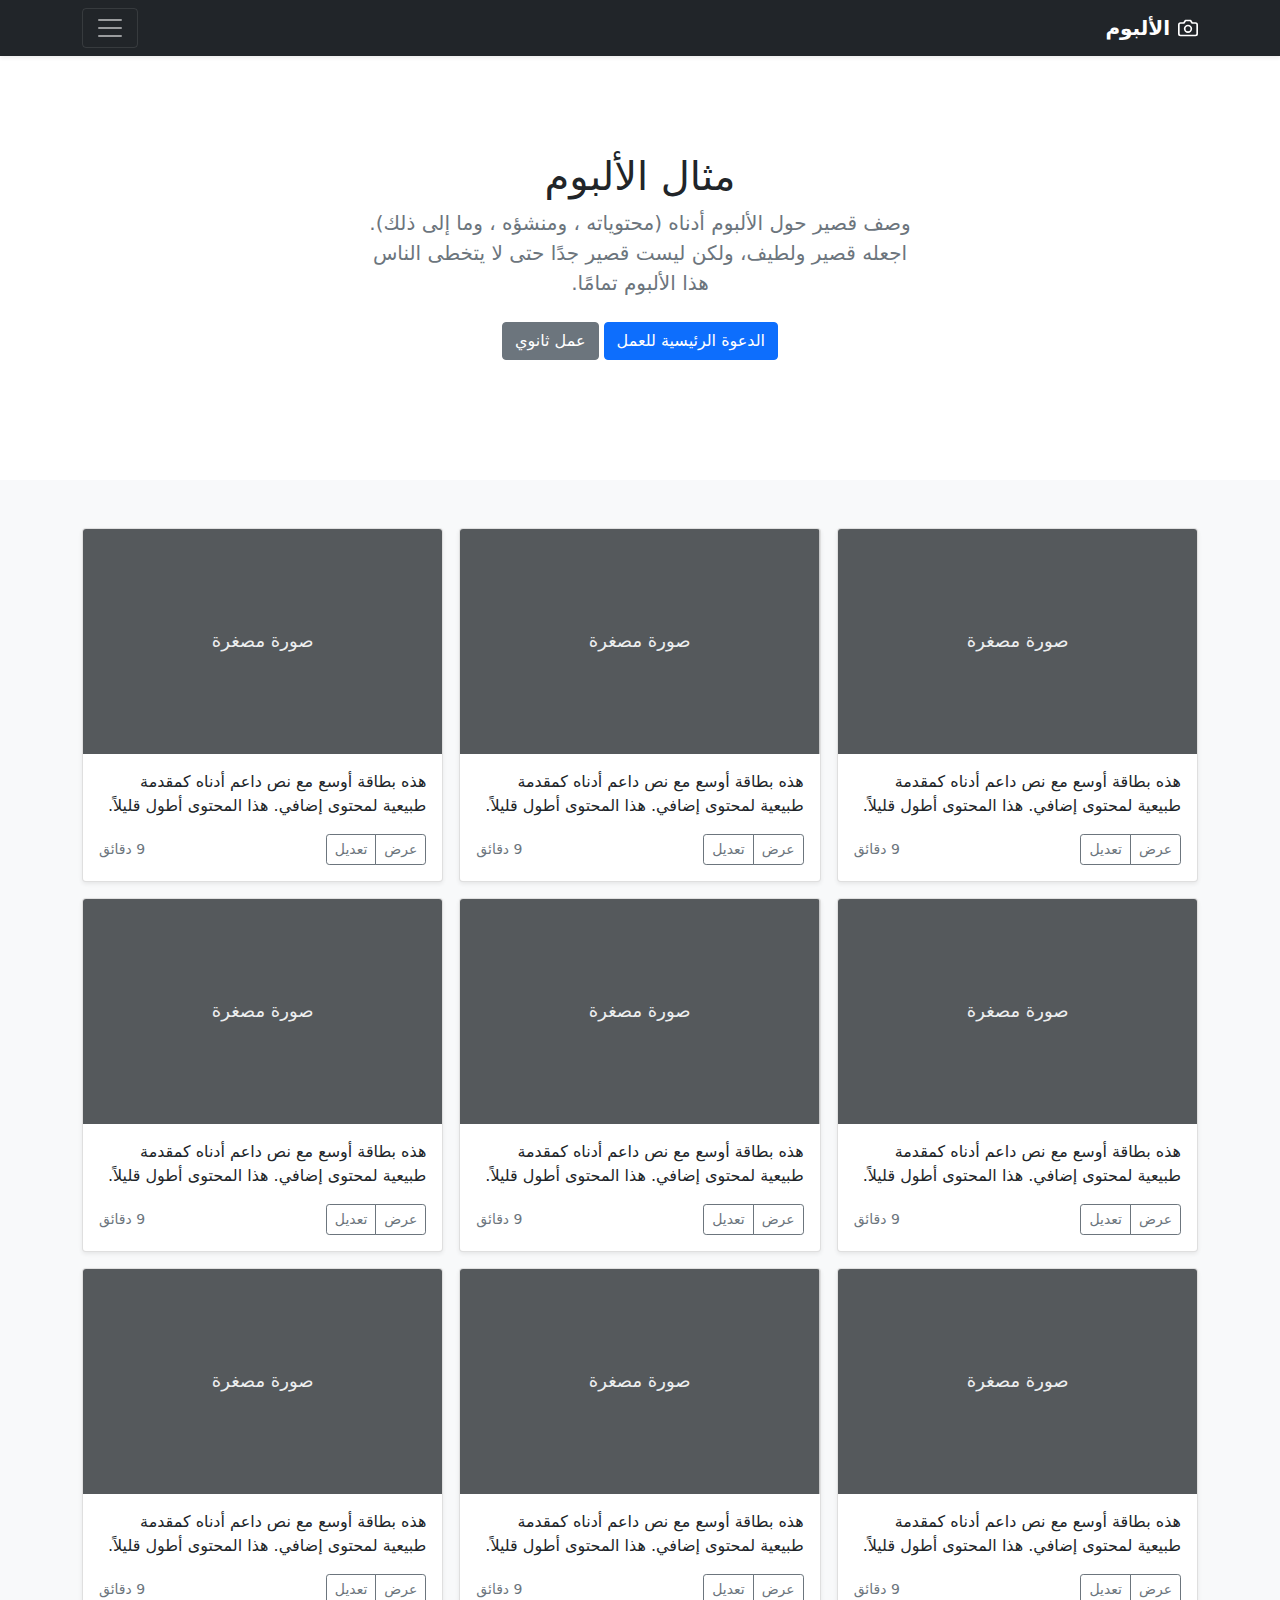
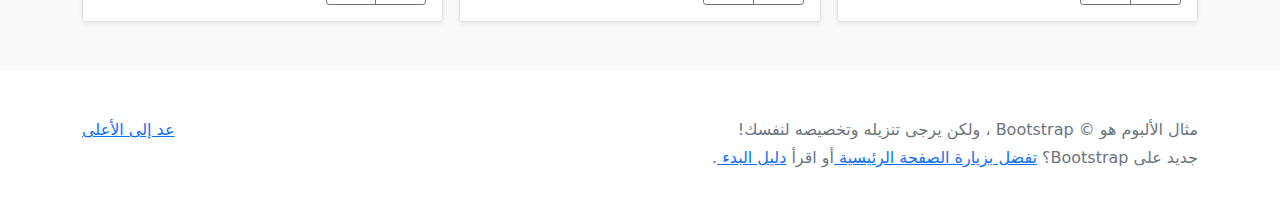
<file: bootstrap-5.1.3-examples/album-rtl/index.html>
<!doctype html>
<html lang="ar" dir="rtl">
  <head>
    <meta charset="utf-8">
    <meta name="viewport" content="width=device-width, initial-scale=1">
    <meta name="description" content="">
    <meta name="author" content="Mark Otto, Jacob Thornton, and Bootstrap contributors">
    <meta name="generator" content="Hugo 0.88.1">
    <title>مثال الألبوم · Bootstrap v5.1</title>

    <link rel="canonical" href="https://getbootstrap.com/docs/5.1/examples/album-rtl/">

    

    <!-- Bootstrap core CSS -->
<link href="../assets/dist/css/bootstrap.rtl.min.css" rel="stylesheet">

    <style>
      .bd-placeholder-img {
        font-size: 1.125rem;
        text-anchor: middle;
        -webkit-user-select: none;
        -moz-user-select: none;
        user-select: none;
      }

      @media (min-width: 768px) {
        .bd-placeholder-img-lg {
          font-size: 3.5rem;
        }
      }
    </style>

    
  </head>
  <body>
    
<header>
  <div class="collapse bg-dark" id="navbarHeader">
    <div class="container">
      <div class="row">
        <div class="col-sm-8 col-md-7 py-4">
          <h4 class="text-white">حول</h4>
          <p class="text-muted">أضف بعض المعلومات حول الألبوم، المؤلف، أو أي سياق خلفية آخر. اجعلها بضع جمل حتى يتمكن الزوار من التقاط بعض التلميحات المفيدة. ثم اربطها ببعض مواقع التواصل الاجتماعي أو معلومات الاتصال.</p>
        </div>
        <div class="col-sm-4 offset-md-1 py-4">
          <h4 class="text-white">تواصل معي</h4>
          <ul class="list-unstyled">
            <li><a href="#" class="text-white">تابعني على تويتر</a></li>
            <li><a href="#" class="text-white">شاركني الإعجاب في فيسبوك</a></li>
            <li><a href="#" class="text-white">راسلني على البريد الإلكتروني</a></li>
          </ul>
        </div>
      </div>
    </div>
  </div>
  <div class="navbar navbar-dark bg-dark shadow-sm">
    <div class="container">
      <a href="#" class="navbar-brand d-flex align-items-center">
        <svg xmlns="http://www.w3.org/2000/svg" width="20" height="20" fill="none" stroke="currentColor" stroke-linecap="round" stroke-linejoin="round" stroke-width="2" aria-hidden="true" class="me-2" viewBox="0 0 24 24"><path d="M23 19a2 2 0 0 1-2 2H3a2 2 0 0 1-2-2V8a2 2 0 0 1 2-2h4l2-3h6l2 3h4a2 2 0 0 1 2 2z"/><circle cx="12" cy="13" r="4"/></svg>
        <strong>الألبوم</strong>
      </a>
      <button class="navbar-toggler" type="button" data-bs-toggle="collapse" data-bs-target="#navbarHeader" aria-controls="navbarHeader" aria-expanded="false" aria-label="تبديل التنقل">
        <span class="navbar-toggler-icon"></span>
      </button>
    </div>
  </div>
</header>

<main>

  <section class="py-5 text-center container">
    <div class="row py-lg-5">
      <div class="col-lg-6 col-md-8 mx-auto">
        <h1 class="fw-light">مثال الألبوم</h1>
        <p class="lead text-muted">وصف قصير حول الألبوم أدناه (محتوياته ، ومنشؤه ، وما إلى ذلك). اجعله قصير ولطيف، ولكن ليست قصير جدًا حتى لا يتخطى الناس هذا الألبوم تمامًا.</p>
        <p>
          <a href="#" class="btn btn-primary my-2">الدعوة الرئيسية للعمل</a>
          <a href="#" class="btn btn-secondary my-2">عمل ثانوي</a>
        </p>
      </div>
    </div>
  </section>

  <div class="album py-5 bg-light">
    <div class="container">

      <div class="row row-cols-1 row-cols-sm-2 row-cols-md-3 g-3">
        <div class="col">
          <div class="card shadow-sm">
            <svg class="bd-placeholder-img card-img-top" width="100%" height="225" xmlns="http://www.w3.org/2000/svg" role="img" aria-label="Placeholder: صورة مصغرة" preserveAspectRatio="xMidYMid slice" focusable="false"><title>Placeholder</title><rect width="100%" height="100%" fill="#55595c"/><text x="50%" y="50%" fill="#eceeef" dy=".3em">صورة مصغرة</text></svg>

            <div class="card-body">
              <p class="card-text">هذه بطاقة أوسع مع نص داعم أدناه كمقدمة طبيعية لمحتوى إضافي. هذا المحتوى أطول قليلاً.</p>
              <div class="d-flex justify-content-between align-items-center">
                <div class="btn-group">
                  <button type="button" class="btn btn-sm btn-outline-secondary">عرض</button>
                  <button type="button" class="btn btn-sm btn-outline-secondary">تعديل</button>
                </div>
                <small class="text-muted">9 دقائق</small>
              </div>
            </div>
          </div>
        </div>
        <div class="col">
          <div class="card shadow-sm">
            <svg class="bd-placeholder-img card-img-top" width="100%" height="225" xmlns="http://www.w3.org/2000/svg" role="img" aria-label="Placeholder: صورة مصغرة" preserveAspectRatio="xMidYMid slice" focusable="false"><title>Placeholder</title><rect width="100%" height="100%" fill="#55595c"/><text x="50%" y="50%" fill="#eceeef" dy=".3em">صورة مصغرة</text></svg>

            <div class="card-body">
              <p class="card-text">هذه بطاقة أوسع مع نص داعم أدناه كمقدمة طبيعية لمحتوى إضافي. هذا المحتوى أطول قليلاً.</p>
              <div class="d-flex justify-content-between align-items-center">
                <div class="btn-group">
                  <button type="button" class="btn btn-sm btn-outline-secondary">عرض</button>
                  <button type="button" class="btn btn-sm btn-outline-secondary">تعديل</button>
                </div>
                <small class="text-muted">9 دقائق</small>
              </div>
            </div>
          </div>
        </div>
        <div class="col">
          <div class="card shadow-sm">
            <svg class="bd-placeholder-img card-img-top" width="100%" height="225" xmlns="http://www.w3.org/2000/svg" role="img" aria-label="Placeholder: صورة مصغرة" preserveAspectRatio="xMidYMid slice" focusable="false"><title>Placeholder</title><rect width="100%" height="100%" fill="#55595c"/><text x="50%" y="50%" fill="#eceeef" dy=".3em">صورة مصغرة</text></svg>

            <div class="card-body">
              <p class="card-text">هذه بطاقة أوسع مع نص داعم أدناه كمقدمة طبيعية لمحتوى إضافي. هذا المحتوى أطول قليلاً.</p>
              <div class="d-flex justify-content-between align-items-center">
                <div class="btn-group">
                  <button type="button" class="btn btn-sm btn-outline-secondary">عرض</button>
                  <button type="button" class="btn btn-sm btn-outline-secondary">تعديل</button>
                </div>
                <small class="text-muted">9 دقائق</small>
              </div>
            </div>
          </div>
        </div>

        <div class="col">
          <div class="card shadow-sm">
            <svg class="bd-placeholder-img card-img-top" width="100%" height="225" xmlns="http://www.w3.org/2000/svg" role="img" aria-label="Placeholder: صورة مصغرة" preserveAspectRatio="xMidYMid slice" focusable="false"><title>Placeholder</title><rect width="100%" height="100%" fill="#55595c"/><text x="50%" y="50%" fill="#eceeef" dy=".3em">صورة مصغرة</text></svg>

            <div class="card-body">
              <p class="card-text">هذه بطاقة أوسع مع نص داعم أدناه كمقدمة طبيعية لمحتوى إضافي. هذا المحتوى أطول قليلاً.</p>
              <div class="d-flex justify-content-between align-items-center">
                <div class="btn-group">
                  <button type="button" class="btn btn-sm btn-outline-secondary">عرض</button>
                  <button type="button" class="btn btn-sm btn-outline-secondary">تعديل</button>
                </div>
                <small class="text-muted">9 دقائق</small>
              </div>
            </div>
          </div>
        </div>
        <div class="col">
          <div class="card shadow-sm">
            <svg class="bd-placeholder-img card-img-top" width="100%" height="225" xmlns="http://www.w3.org/2000/svg" role="img" aria-label="Placeholder: صورة مصغرة" preserveAspectRatio="xMidYMid slice" focusable="false"><title>Placeholder</title><rect width="100%" height="100%" fill="#55595c"/><text x="50%" y="50%" fill="#eceeef" dy=".3em">صورة مصغرة</text></svg>

            <div class="card-body">
              <p class="card-text">هذه بطاقة أوسع مع نص داعم أدناه كمقدمة طبيعية لمحتوى إضافي. هذا المحتوى أطول قليلاً.</p>
              <div class="d-flex justify-content-between align-items-center">
                <div class="btn-group">
                  <button type="button" class="btn btn-sm btn-outline-secondary">عرض</button>
                  <button type="button" class="btn btn-sm btn-outline-secondary">تعديل</button>
                </div>
                <small class="text-muted">9 دقائق</small>
              </div>
            </div>
          </div>
        </div>
        <div class="col">
          <div class="card shadow-sm">
            <svg class="bd-placeholder-img card-img-top" width="100%" height="225" xmlns="http://www.w3.org/2000/svg" role="img" aria-label="Placeholder: صورة مصغرة" preserveAspectRatio="xMidYMid slice" focusable="false"><title>Placeholder</title><rect width="100%" height="100%" fill="#55595c"/><text x="50%" y="50%" fill="#eceeef" dy=".3em">صورة مصغرة</text></svg>

            <div class="card-body">
              <p class="card-text">هذه بطاقة أوسع مع نص داعم أدناه كمقدمة طبيعية لمحتوى إضافي. هذا المحتوى أطول قليلاً.</p>
              <div class="d-flex justify-content-between align-items-center">
                <div class="btn-group">
                  <button type="button" class="btn btn-sm btn-outline-secondary">عرض</button>
                  <button type="button" class="btn btn-sm btn-outline-secondary">تعديل</button>
                </div>
                <small class="text-muted">9 دقائق</small>
              </div>
            </div>
          </div>
        </div>

        <div class="col">
          <div class="card shadow-sm">
            <svg class="bd-placeholder-img card-img-top" width="100%" height="225" xmlns="http://www.w3.org/2000/svg" role="img" aria-label="Placeholder: صورة مصغرة" preserveAspectRatio="xMidYMid slice" focusable="false"><title>Placeholder</title><rect width="100%" height="100%" fill="#55595c"/><text x="50%" y="50%" fill="#eceeef" dy=".3em">صورة مصغرة</text></svg>

            <div class="card-body">
              <p class="card-text">هذه بطاقة أوسع مع نص داعم أدناه كمقدمة طبيعية لمحتوى إضافي. هذا المحتوى أطول قليلاً.</p>
              <div class="d-flex justify-content-between align-items-center">
                <div class="btn-group">
                  <button type="button" class="btn btn-sm btn-outline-secondary">عرض</button>
                  <button type="button" class="btn btn-sm btn-outline-secondary">تعديل</button>
                </div>
                <small class="text-muted">9 دقائق</small>
              </div>
            </div>
          </div>
        </div>
        <div class="col">
          <div class="card shadow-sm">
            <svg class="bd-placeholder-img card-img-top" width="100%" height="225" xmlns="http://www.w3.org/2000/svg" role="img" aria-label="Placeholder: صورة مصغرة" preserveAspectRatio="xMidYMid slice" focusable="false"><title>Placeholder</title><rect width="100%" height="100%" fill="#55595c"/><text x="50%" y="50%" fill="#eceeef" dy=".3em">صورة مصغرة</text></svg>

            <div class="card-body">
              <p class="card-text">هذه بطاقة أوسع مع نص داعم أدناه كمقدمة طبيعية لمحتوى إضافي. هذا المحتوى أطول قليلاً.</p>
              <div class="d-flex justify-content-between align-items-center">
                <div class="btn-group">
                  <button type="button" class="btn btn-sm btn-outline-secondary">عرض</button>
                  <button type="button" class="btn btn-sm btn-outline-secondary">تعديل</button>
                </div>
                <small class="text-muted">9 دقائق</small>
              </div>
            </div>
          </div>
        </div>
        <div class="col">
          <div class="card shadow-sm">
            <svg class="bd-placeholder-img card-img-top" width="100%" height="225" xmlns="http://www.w3.org/2000/svg" role="img" aria-label="Placeholder: صورة مصغرة" preserveAspectRatio="xMidYMid slice" focusable="false"><title>Placeholder</title><rect width="100%" height="100%" fill="#55595c"/><text x="50%" y="50%" fill="#eceeef" dy=".3em">صورة مصغرة</text></svg>

            <div class="card-body">
              <p class="card-text">هذه بطاقة أوسع مع نص داعم أدناه كمقدمة طبيعية لمحتوى إضافي. هذا المحتوى أطول قليلاً.</p>
              <div class="d-flex justify-content-between align-items-center">
                <div class="btn-group">
                  <button type="button" class="btn btn-sm btn-outline-secondary">عرض</button>
                  <button type="button" class="btn btn-sm btn-outline-secondary">تعديل</button>
                </div>
                <small class="text-muted">9 دقائق</small>
              </div>
            </div>
          </div>
        </div>
      </div>
    </div>
  </div>

</main>

<footer class="text-muted py-5">
  <div class="container">
    <p class="float-end mb-1">
      <a href="#">عد إلى الأعلى</a>
    </p>
    <p class="mb-1">مثال الألبوم هو © Bootstrap ، ولكن يرجى تنزيله وتخصيصه لنفسك!</p>
    <p class="mb-0">جديد على Bootstrap؟ <a href="/"> تفضل بزيارة الصفحة الرئيسية </a> أو اقرأ <a href="../getting-started/introduction/ "> دليل البدء </a>.</p>
  </div>
</footer>


    <script src="../assets/dist/js/bootstrap.bundle.min.js"></script>

      
  </body>
</html>
</file>
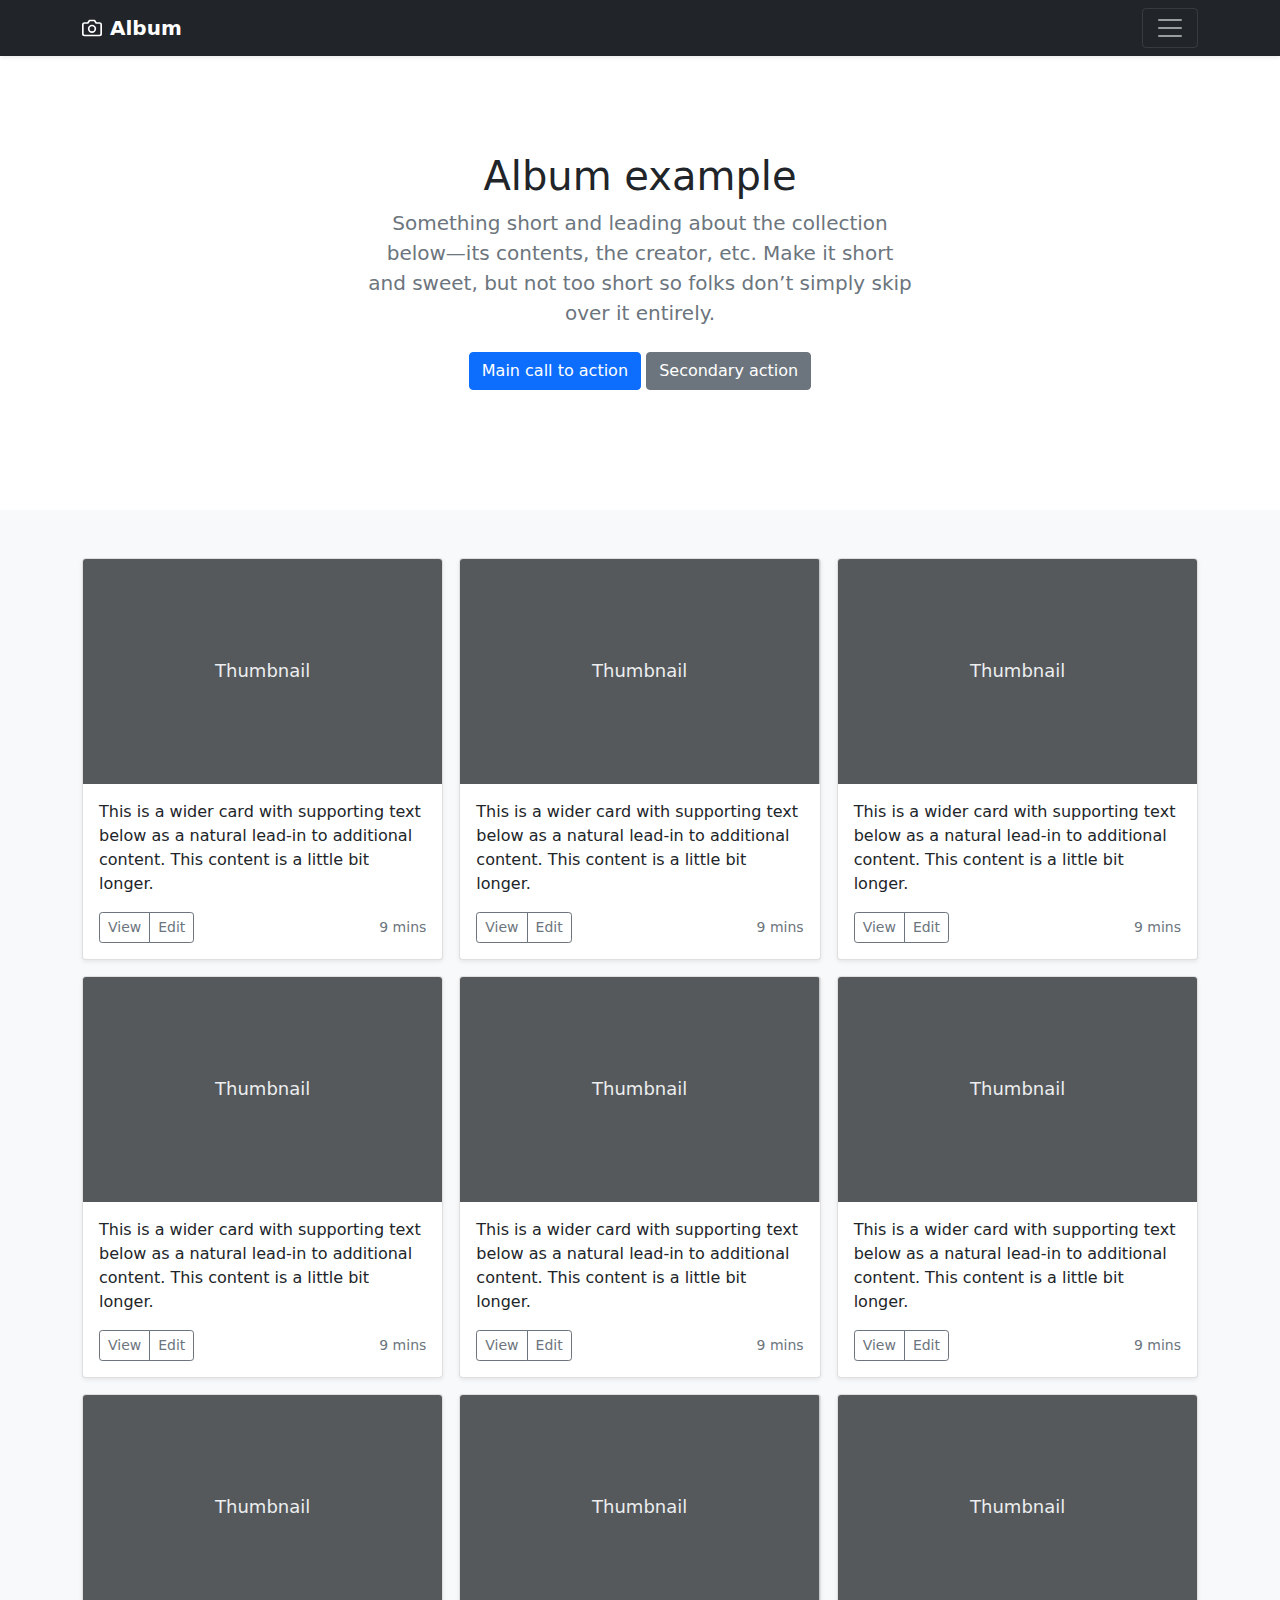
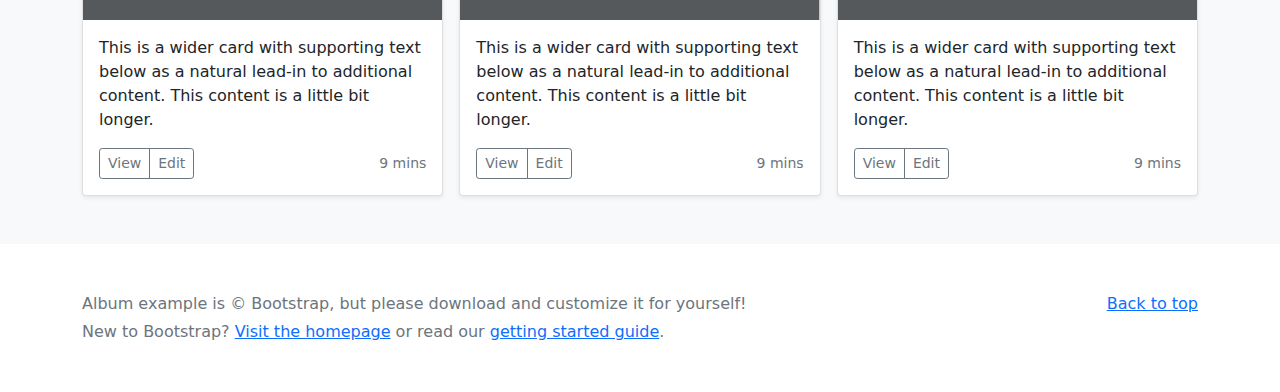
<file: bootstrap-5.1.3-examples/album/index.html>
<!doctype html>
<html lang="en">
  <head>
    <meta charset="utf-8">
    <meta name="viewport" content="width=device-width, initial-scale=1">
    <meta name="description" content="">
    <meta name="author" content="Mark Otto, Jacob Thornton, and Bootstrap contributors">
    <meta name="generator" content="Hugo 0.88.1">
    <title>Album example · Bootstrap v5.1</title>

    <link rel="canonical" href="https://getbootstrap.com/docs/5.1/examples/album/">

    

    <!-- Bootstrap core CSS -->
<link href="../assets/dist/css/bootstrap.min.css" rel="stylesheet">

    <style>
      .bd-placeholder-img {
        font-size: 1.125rem;
        text-anchor: middle;
        -webkit-user-select: none;
        -moz-user-select: none;
        user-select: none;
      }

      @media (min-width: 768px) {
        .bd-placeholder-img-lg {
          font-size: 3.5rem;
        }
      }
    </style>

    
  </head>
  <body>
    
<header>
  <div class="collapse bg-dark" id="navbarHeader">
    <div class="container">
      <div class="row">
        <div class="col-sm-8 col-md-7 py-4">
          <h4 class="text-white">About</h4>
          <p class="text-muted">Add some information about the album below, the author, or any other background context. Make it a few sentences long so folks can pick up some informative tidbits. Then, link them off to some social networking sites or contact information.</p>
        </div>
        <div class="col-sm-4 offset-md-1 py-4">
          <h4 class="text-white">Contact</h4>
          <ul class="list-unstyled">
            <li><a href="#" class="text-white">Follow on Twitter</a></li>
            <li><a href="#" class="text-white">Like on Facebook</a></li>
            <li><a href="#" class="text-white">Email me</a></li>
          </ul>
        </div>
      </div>
    </div>
  </div>
  <div class="navbar navbar-dark bg-dark shadow-sm">
    <div class="container">
      <a href="#" class="navbar-brand d-flex align-items-center">
        <svg xmlns="http://www.w3.org/2000/svg" width="20" height="20" fill="none" stroke="currentColor" stroke-linecap="round" stroke-linejoin="round" stroke-width="2" aria-hidden="true" class="me-2" viewBox="0 0 24 24"><path d="M23 19a2 2 0 0 1-2 2H3a2 2 0 0 1-2-2V8a2 2 0 0 1 2-2h4l2-3h6l2 3h4a2 2 0 0 1 2 2z"/><circle cx="12" cy="13" r="4"/></svg>
        <strong>Album</strong>
      </a>
      <button class="navbar-toggler" type="button" data-bs-toggle="collapse" data-bs-target="#navbarHeader" aria-controls="navbarHeader" aria-expanded="false" aria-label="Toggle navigation">
        <span class="navbar-toggler-icon"></span>
      </button>
    </div>
  </div>
</header>

<main>

  <section class="py-5 text-center container">
    <div class="row py-lg-5">
      <div class="col-lg-6 col-md-8 mx-auto">
        <h1 class="fw-light">Album example</h1>
        <p class="lead text-muted">Something short and leading about the collection below—its contents, the creator, etc. Make it short and sweet, but not too short so folks don’t simply skip over it entirely.</p>
        <p>
          <a href="#" class="btn btn-primary my-2">Main call to action</a>
          <a href="#" class="btn btn-secondary my-2">Secondary action</a>
        </p>
      </div>
    </div>
  </section>

  <div class="album py-5 bg-light">
    <div class="container">

      <div class="row row-cols-1 row-cols-sm-2 row-cols-md-3 g-3">
        <div class="col">
          <div class="card shadow-sm">
            <svg class="bd-placeholder-img card-img-top" width="100%" height="225" xmlns="http://www.w3.org/2000/svg" role="img" aria-label="Placeholder: Thumbnail" preserveAspectRatio="xMidYMid slice" focusable="false"><title>Placeholder</title><rect width="100%" height="100%" fill="#55595c"/><text x="50%" y="50%" fill="#eceeef" dy=".3em">Thumbnail</text></svg>

            <div class="card-body">
              <p class="card-text">This is a wider card with supporting text below as a natural lead-in to additional content. This content is a little bit longer.</p>
              <div class="d-flex justify-content-between align-items-center">
                <div class="btn-group">
                  <button type="button" class="btn btn-sm btn-outline-secondary">View</button>
                  <button type="button" class="btn btn-sm btn-outline-secondary">Edit</button>
                </div>
                <small class="text-muted">9 mins</small>
              </div>
            </div>
          </div>
        </div>
        <div class="col">
          <div class="card shadow-sm">
            <svg class="bd-placeholder-img card-img-top" width="100%" height="225" xmlns="http://www.w3.org/2000/svg" role="img" aria-label="Placeholder: Thumbnail" preserveAspectRatio="xMidYMid slice" focusable="false"><title>Placeholder</title><rect width="100%" height="100%" fill="#55595c"/><text x="50%" y="50%" fill="#eceeef" dy=".3em">Thumbnail</text></svg>

            <div class="card-body">
              <p class="card-text">This is a wider card with supporting text below as a natural lead-in to additional content. This content is a little bit longer.</p>
              <div class="d-flex justify-content-between align-items-center">
                <div class="btn-group">
                  <button type="button" class="btn btn-sm btn-outline-secondary">View</button>
                  <button type="button" class="btn btn-sm btn-outline-secondary">Edit</button>
                </div>
                <small class="text-muted">9 mins</small>
              </div>
            </div>
          </div>
        </div>
        <div class="col">
          <div class="card shadow-sm">
            <svg class="bd-placeholder-img card-img-top" width="100%" height="225" xmlns="http://www.w3.org/2000/svg" role="img" aria-label="Placeholder: Thumbnail" preserveAspectRatio="xMidYMid slice" focusable="false"><title>Placeholder</title><rect width="100%" height="100%" fill="#55595c"/><text x="50%" y="50%" fill="#eceeef" dy=".3em">Thumbnail</text></svg>

            <div class="card-body">
              <p class="card-text">This is a wider card with supporting text below as a natural lead-in to additional content. This content is a little bit longer.</p>
              <div class="d-flex justify-content-between align-items-center">
                <div class="btn-group">
                  <button type="button" class="btn btn-sm btn-outline-secondary">View</button>
                  <button type="button" class="btn btn-sm btn-outline-secondary">Edit</button>
                </div>
                <small class="text-muted">9 mins</small>
              </div>
            </div>
          </div>
        </div>

        <div class="col">
          <div class="card shadow-sm">
            <svg class="bd-placeholder-img card-img-top" width="100%" height="225" xmlns="http://www.w3.org/2000/svg" role="img" aria-label="Placeholder: Thumbnail" preserveAspectRatio="xMidYMid slice" focusable="false"><title>Placeholder</title><rect width="100%" height="100%" fill="#55595c"/><text x="50%" y="50%" fill="#eceeef" dy=".3em">Thumbnail</text></svg>

            <div class="card-body">
              <p class="card-text">This is a wider card with supporting text below as a natural lead-in to additional content. This content is a little bit longer.</p>
              <div class="d-flex justify-content-between align-items-center">
                <div class="btn-group">
                  <button type="button" class="btn btn-sm btn-outline-secondary">View</button>
                  <button type="button" class="btn btn-sm btn-outline-secondary">Edit</button>
                </div>
                <small class="text-muted">9 mins</small>
              </div>
            </div>
          </div>
        </div>
        <div class="col">
          <div class="card shadow-sm">
            <svg class="bd-placeholder-img card-img-top" width="100%" height="225" xmlns="http://www.w3.org/2000/svg" role="img" aria-label="Placeholder: Thumbnail" preserveAspectRatio="xMidYMid slice" focusable="false"><title>Placeholder</title><rect width="100%" height="100%" fill="#55595c"/><text x="50%" y="50%" fill="#eceeef" dy=".3em">Thumbnail</text></svg>

            <div class="card-body">
              <p class="card-text">This is a wider card with supporting text below as a natural lead-in to additional content. This content is a little bit longer.</p>
              <div class="d-flex justify-content-between align-items-center">
                <div class="btn-group">
                  <button type="button" class="btn btn-sm btn-outline-secondary">View</button>
                  <button type="button" class="btn btn-sm btn-outline-secondary">Edit</button>
                </div>
                <small class="text-muted">9 mins</small>
              </div>
            </div>
          </div>
        </div>
        <div class="col">
          <div class="card shadow-sm">
            <svg class="bd-placeholder-img card-img-top" width="100%" height="225" xmlns="http://www.w3.org/2000/svg" role="img" aria-label="Placeholder: Thumbnail" preserveAspectRatio="xMidYMid slice" focusable="false"><title>Placeholder</title><rect width="100%" height="100%" fill="#55595c"/><text x="50%" y="50%" fill="#eceeef" dy=".3em">Thumbnail</text></svg>

            <div class="card-body">
              <p class="card-text">This is a wider card with supporting text below as a natural lead-in to additional content. This content is a little bit longer.</p>
              <div class="d-flex justify-content-between align-items-center">
                <div class="btn-group">
                  <button type="button" class="btn btn-sm btn-outline-secondary">View</button>
                  <button type="button" class="btn btn-sm btn-outline-secondary">Edit</button>
                </div>
                <small class="text-muted">9 mins</small>
              </div>
            </div>
          </div>
        </div>

        <div class="col">
          <div class="card shadow-sm">
            <svg class="bd-placeholder-img card-img-top" width="100%" height="225" xmlns="http://www.w3.org/2000/svg" role="img" aria-label="Placeholder: Thumbnail" preserveAspectRatio="xMidYMid slice" focusable="false"><title>Placeholder</title><rect width="100%" height="100%" fill="#55595c"/><text x="50%" y="50%" fill="#eceeef" dy=".3em">Thumbnail</text></svg>

            <div class="card-body">
              <p class="card-text">This is a wider card with supporting text below as a natural lead-in to additional content. This content is a little bit longer.</p>
              <div class="d-flex justify-content-between align-items-center">
                <div class="btn-group">
                  <button type="button" class="btn btn-sm btn-outline-secondary">View</button>
                  <button type="button" class="btn btn-sm btn-outline-secondary">Edit</button>
                </div>
                <small class="text-muted">9 mins</small>
              </div>
            </div>
          </div>
        </div>
        <div class="col">
          <div class="card shadow-sm">
            <svg class="bd-placeholder-img card-img-top" width="100%" height="225" xmlns="http://www.w3.org/2000/svg" role="img" aria-label="Placeholder: Thumbnail" preserveAspectRatio="xMidYMid slice" focusable="false"><title>Placeholder</title><rect width="100%" height="100%" fill="#55595c"/><text x="50%" y="50%" fill="#eceeef" dy=".3em">Thumbnail</text></svg>

            <div class="card-body">
              <p class="card-text">This is a wider card with supporting text below as a natural lead-in to additional content. This content is a little bit longer.</p>
              <div class="d-flex justify-content-between align-items-center">
                <div class="btn-group">
                  <button type="button" class="btn btn-sm btn-outline-secondary">View</button>
                  <button type="button" class="btn btn-sm btn-outline-secondary">Edit</button>
                </div>
                <small class="text-muted">9 mins</small>
              </div>
            </div>
          </div>
        </div>
        <div class="col">
          <div class="card shadow-sm">
            <svg class="bd-placeholder-img card-img-top" width="100%" height="225" xmlns="http://www.w3.org/2000/svg" role="img" aria-label="Placeholder: Thumbnail" preserveAspectRatio="xMidYMid slice" focusable="false"><title>Placeholder</title><rect width="100%" height="100%" fill="#55595c"/><text x="50%" y="50%" fill="#eceeef" dy=".3em">Thumbnail</text></svg>

            <div class="card-body">
              <p class="card-text">This is a wider card with supporting text below as a natural lead-in to additional content. This content is a little bit longer.</p>
              <div class="d-flex justify-content-between align-items-center">
                <div class="btn-group">
                  <button type="button" class="btn btn-sm btn-outline-secondary">View</button>
                  <button type="button" class="btn btn-sm btn-outline-secondary">Edit</button>
                </div>
                <small class="text-muted">9 mins</small>
              </div>
            </div>
          </div>
        </div>
      </div>
    </div>
  </div>

</main>

<footer class="text-muted py-5">
  <div class="container">
    <p class="float-end mb-1">
      <a href="#">Back to top</a>
    </p>
    <p class="mb-1">Album example is &copy; Bootstrap, but please download and customize it for yourself!</p>
    <p class="mb-0">New to Bootstrap? <a href="/">Visit the homepage</a> or read our <a href="../getting-started/introduction/">getting started guide</a>.</p>
  </div>
</footer>


    <script src="../assets/dist/js/bootstrap.bundle.min.js"></script>

      
  </body>
</html>
</file>
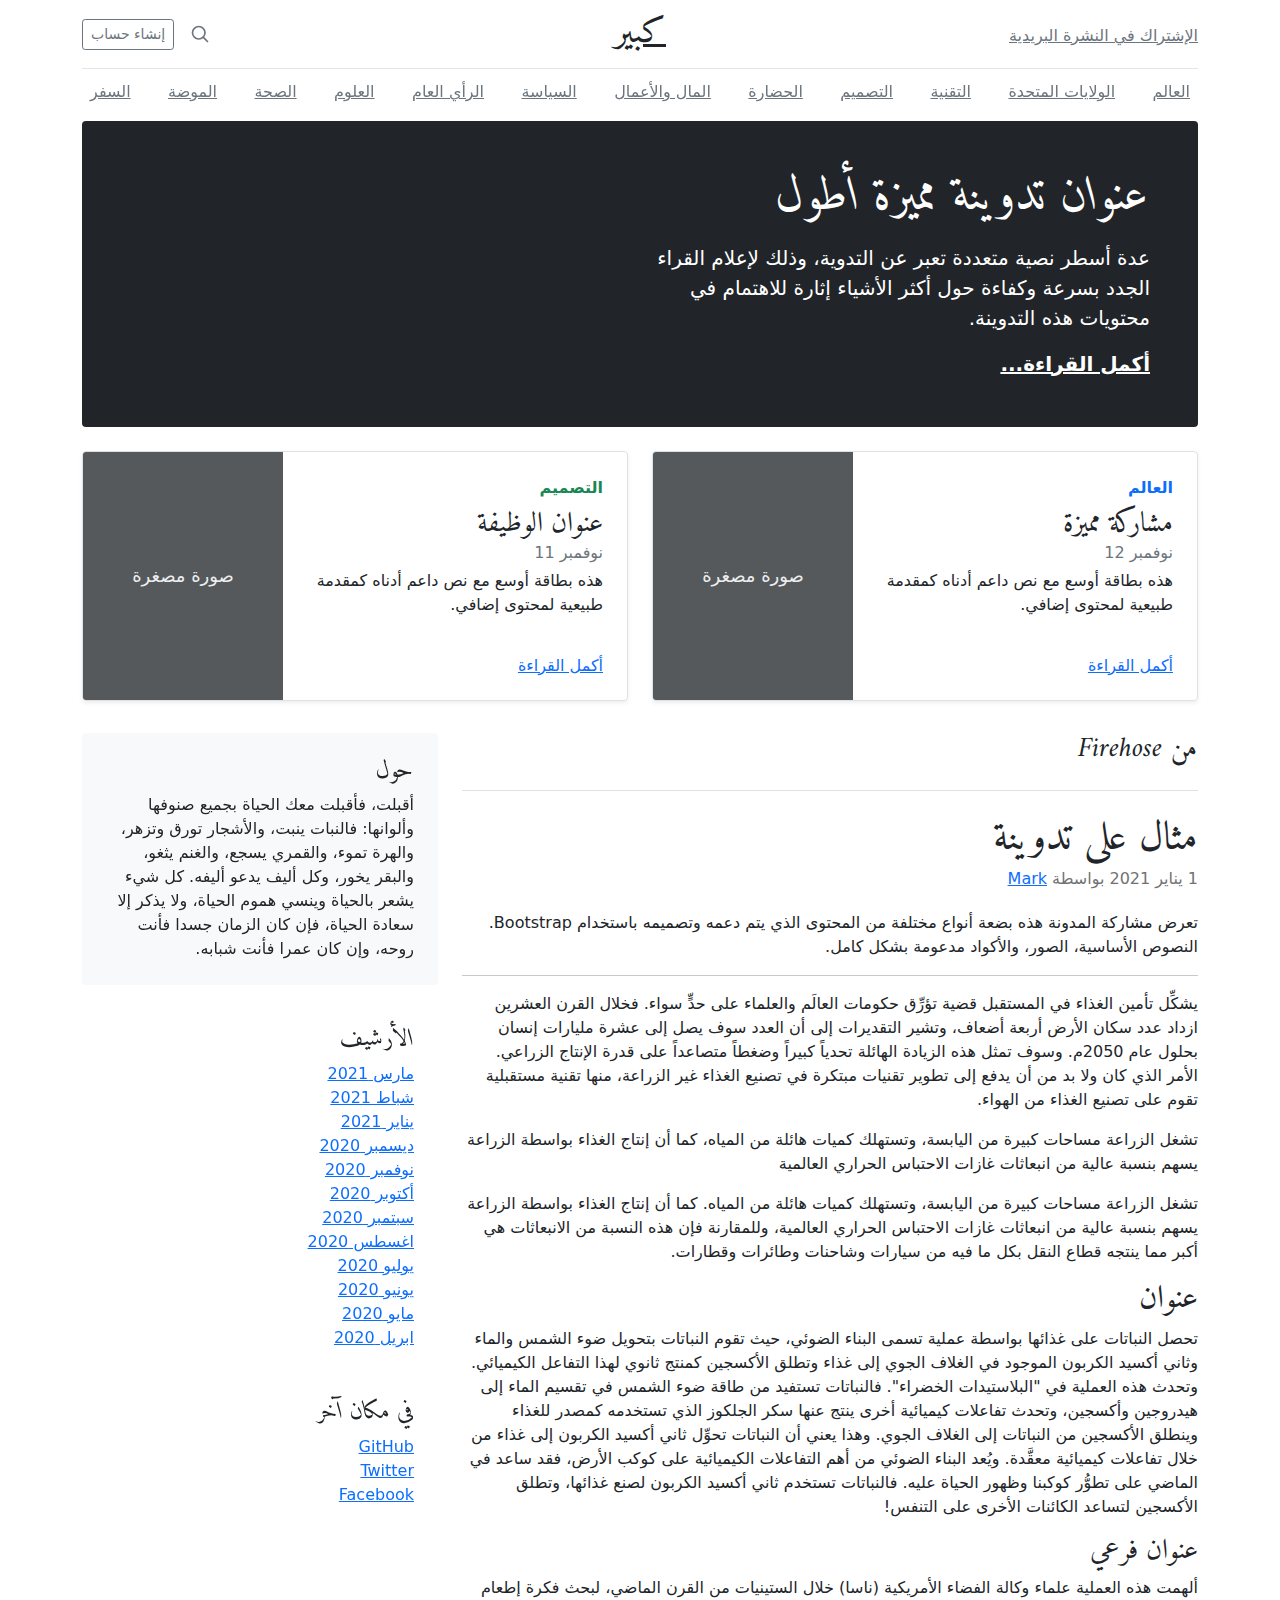
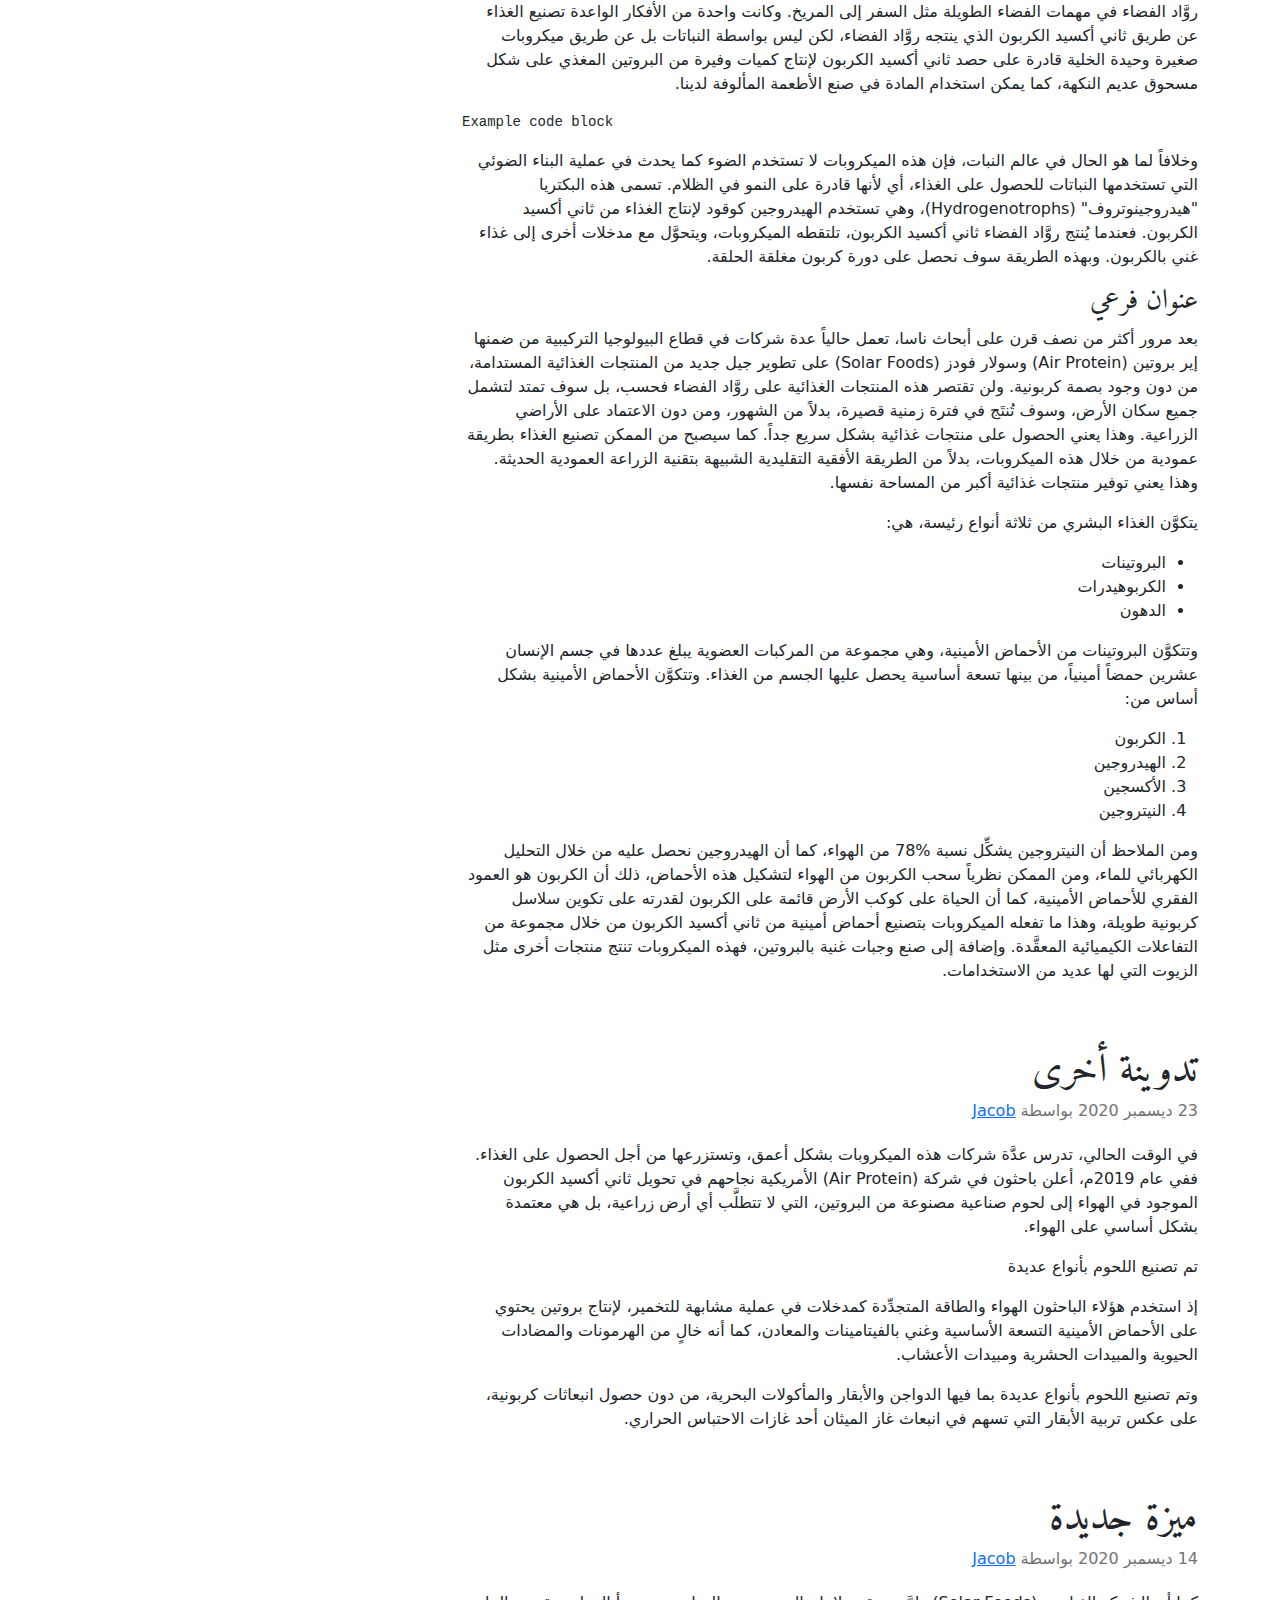
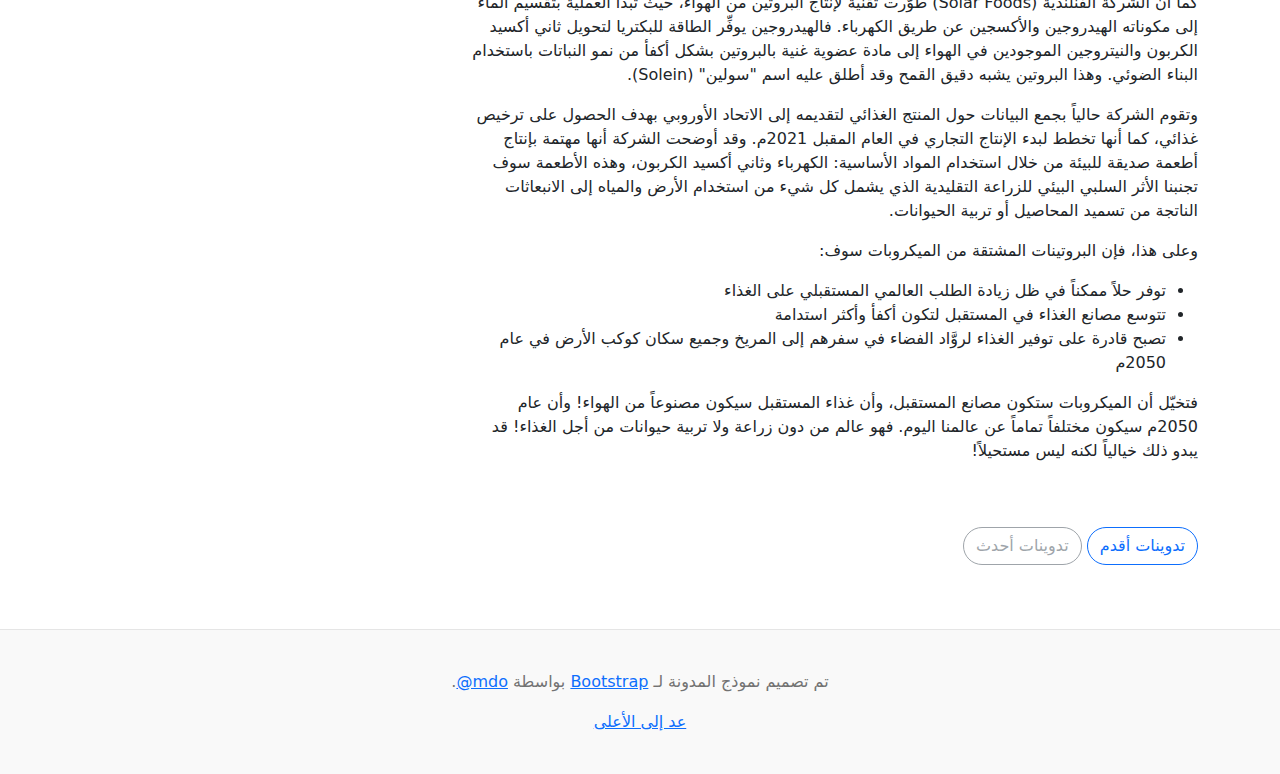
<file: bootstrap-5.1.3-examples/blog-rtl/index.html>
<!doctype html>
<html lang="ar" dir="rtl">
  <head>
    <meta charset="utf-8">
    <meta name="viewport" content="width=device-width, initial-scale=1">
    <meta name="description" content="">
    <meta name="author" content="Mark Otto, Jacob Thornton, and Bootstrap contributors">
    <meta name="generator" content="Hugo 0.88.1">
    <title>قالب المدونة · Bootstrap v5.1</title>

    <link rel="canonical" href="https://getbootstrap.com/docs/5.1/examples/blog-rtl/">

    

    <!-- Bootstrap core CSS -->
<link href="../assets/dist/css/bootstrap.rtl.min.css" rel="stylesheet">

    <style>
      .bd-placeholder-img {
        font-size: 1.125rem;
        text-anchor: middle;
        -webkit-user-select: none;
        -moz-user-select: none;
        user-select: none;
      }

      @media (min-width: 768px) {
        .bd-placeholder-img-lg {
          font-size: 3.5rem;
        }
      }
    </style>

    
    <!-- Custom styles for this template -->
    <link href="https://fonts.googleapis.com/css?family=Amiri:wght@400;700&amp;display=swap" rel="stylesheet">
    <!-- Custom styles for this template -->
    <link href="../blog/blog.rtl.css" rel="stylesheet">
  </head>
  <body>
    
<div class="container">
  <header class="blog-header py-3">
    <div class="row flex-nowrap justify-content-between align-items-center">
      <div class="col-4 pt-1">
        <a class="link-secondary" href="#">الإشتراك في النشرة البريدية</a>
      </div>
      <div class="col-4 text-center">
        <a class="blog-header-logo text-dark" href="#">كبير</a>
      </div>
      <div class="col-4 d-flex justify-content-end align-items-center">
        <a class="link-secondary" href="#" aria-label="بحث">
          <svg xmlns="http://www.w3.org/2000/svg" width="20" height="20" fill="none" stroke="currentColor" stroke-linecap="round" stroke-linejoin="round" stroke-width="2" class="mx-3" role="img" viewBox="0 0 24 24"><title>بحث</title><circle cx="10.5" cy="10.5" r="7.5"/><path d="M21 21l-5.2-5.2"/></svg>
        </a>
        <a class="btn btn-sm btn-outline-secondary" href="#">إنشاء حساب</a>
      </div>
    </div>
  </header>

  <div class="nav-scroller py-1 mb-2">
    <nav class="nav d-flex justify-content-between">
      <a class="p-2 link-secondary" href="#">العالم</a>
      <a class="p-2 link-secondary" href="#">الولايات المتحدة</a>
      <a class="p-2 link-secondary" href="#">التقنية</a>
      <a class="p-2 link-secondary" href="#">التصميم</a>
      <a class="p-2 link-secondary" href="#">الحضارة</a>
      <a class="p-2 link-secondary" href="#">المال والأعمال</a>
      <a class="p-2 link-secondary" href="#">السياسة</a>
      <a class="p-2 link-secondary" href="#">الرأي العام</a>
      <a class="p-2 link-secondary" href="#">العلوم</a>
      <a class="p-2 link-secondary" href="#">الصحة</a>
      <a class="p-2 link-secondary" href="#">الموضة</a>
      <a class="p-2 link-secondary" href="#">السفر</a>
    </nav>
  </div>
</div>

<main class="container">
  <div class="p-4 p-md-5 mb-4 text-white rounded bg-dark">
    <div class="col-md-6 px-0">
      <h1 class="display-4 fst-italic">عنوان تدوينة مميزة أطول</h1>
      <p class="lead my-3">عدة أسطر نصية متعددة تعبر عن التدوية، وذلك لإعلام القراء الجدد بسرعة وكفاءة حول أكثر الأشياء إثارة للاهتمام في محتويات هذه التدوينة.</p>
      <p class="lead mb-0"><a href="#" class="text-white fw-bold">أكمل القراءة...</a></p>
    </div>
  </div>

  <div class="row mb-2">
    <div class="col-md-6">
      <div class="row g-0 border rounded overflow-hidden flex-md-row mb-4 shadow-sm h-md-250 position-relative">
        <div class="col p-4 d-flex flex-column position-static">
          <strong class="d-inline-block mb-2 text-primary">العالم</strong>
          <h3 class="mb-0">مشاركة مميزة</h3>
          <div class="mb-1 text-muted">نوفمبر 12</div>
          <p class="card-text mb-auto">هذه بطاقة أوسع مع نص داعم أدناه كمقدمة طبيعية لمحتوى إضافي.</p>
          <a href="#" class="stretched-link">أكمل القراءة</a>
        </div>
        <div class="col-auto d-none d-lg-block">
          <svg class="bd-placeholder-img" width="200" height="250" xmlns="http://www.w3.org/2000/svg" role="img" aria-label="Placeholder: صورة مصغرة" preserveAspectRatio="xMidYMid slice" focusable="false"><title>Placeholder</title><rect width="100%" height="100%" fill="#55595c"/><text x="50%" y="50%" fill="#eceeef" dy=".3em">صورة مصغرة</text></svg>

        </div>
      </div>
    </div>
    <div class="col-md-6">
      <div class="row g-0 border rounded overflow-hidden flex-md-row mb-4 shadow-sm h-md-250 position-relative">
        <div class="col p-4 d-flex flex-column position-static">
          <strong class="d-inline-block mb-2 text-success">التصميم</strong>
          <h3 class="mb-0">عنوان الوظيفة</h3>
          <div class="mb-1 text-muted">نوفمبر 11</div>
          <p class="mb-auto">هذه بطاقة أوسع مع نص داعم أدناه كمقدمة طبيعية لمحتوى إضافي.</p>
          <a href="#" class="stretched-link">أكمل القراءة</a>
        </div>
        <div class="col-auto d-none d-lg-block">
          <svg class="bd-placeholder-img" width="200" height="250" xmlns="http://www.w3.org/2000/svg" role="img" aria-label="Placeholder: صورة مصغرة" preserveAspectRatio="xMidYMid slice" focusable="false"><title>Placeholder</title><rect width="100%" height="100%" fill="#55595c"/><text x="50%" y="50%" fill="#eceeef" dy=".3em">صورة مصغرة</text></svg>

        </div>
      </div>
    </div>
  </div>

  <div class="row">
    <div class="col-md-8">
      <h3 class="pb-4 mb-4 fst-italic border-bottom">
        من Firehose
      </h3>

      <article class="blog-post">
        <h2 class="blog-post-title">مثال على تدوينة</h2>
        <p class="blog-post-meta">1 يناير 2021 بواسطة <a href="#"> Mark </a></p>

        <p>تعرض مشاركة المدونة هذه بضعة أنواع مختلفة من المحتوى الذي يتم دعمه وتصميمه باستخدام Bootstrap. النصوص الأساسية، الصور، والأكواد مدعومة بشكل كامل.</p>
        <hr>
        <p>يشكِّل تأمين الغذاء في المستقبل قضية تؤرِّق حكومات العالَم والعلماء على حدٍّ سواء. فخلال القرن العشرين ازداد عدد سكان الأرض أربعة أضعاف، وتشير التقديرات إلى أن العدد سوف يصل إلى عشرة مليارات إنسان بحلول عام 2050م. وسوف تمثل هذه الزيادة الهائلة تحدياً كبيراً وضغطاً متصاعداً على قدرة الإنتاج الزراعي. الأمر الذي كان ولا بد من أن يدفع إلى تطوير تقنيات مبتكرة في تصنيع الغذاء غير الزراعة، منها تقنية مستقبلية تقوم على تصنيع الغذاء من الهواء.</p>
        <blockquote>
          <p>تشغل الزراعة مساحات كبيرة من اليابسة، وتستهلك كميات هائلة من المياه، كما أن إنتاج الغذاء بواسطة الزراعة يسهم بنسبة عالية من انبعاثات غازات الاحتباس الحراري العالمية</p>
        </blockquote>
        <p>تشغل الزراعة مساحات كبيرة من اليابسة، وتستهلك كميات هائلة من المياه. كما أن إنتاج الغذاء بواسطة الزراعة يسهم بنسبة عالية من انبعاثات غازات الاحتباس الحراري العالمية، وللمقارنة فإن هذه النسبة من الانبعاثات هي أكبر مما ينتجه قطاع النقل بكل ما فيه من سيارات وشاحنات وطائرات وقطارات.</p>
        <h2>عنوان</h2>
        <p>تحصل النباتات على غذائها بواسطة عملية تسمى البناء الضوئي، حيث تقوم النباتات بتحويل ضوء الشمس والماء وثاني أكسيد الكربون الموجود في الغلاف الجوي إلى غذاء وتطلق الأكسجين كمنتج ثانوي لهذا التفاعل الكيميائي. وتحدث هذه العملية في "البلاستيدات الخضراء". فالنباتات تستفيد من طاقة ضوء الشمس في تقسيم الماء إلى هيدروجين وأكسجين، وتحدث تفاعلات كيميائية أخرى ينتج عنها سكر الجلكوز الذي تستخدمه كمصدر للغذاء وينطلق الأكسجين من النباتات إلى الغلاف الجوي. وهذا يعني أن النباتات تحوِّل ثاني أكسيد الكربون إلى غذاء من خلال تفاعلات كيميائية معقَّدة. ويُعد البناء الضوئي من أهم التفاعلات الكيميائية على كوكب الأرض، فقد ساعد في الماضي على تطوُّر كوكبنا وظهور الحياة عليه. فالنباتات تستخدم ثاني أكسيد الكربون لصنع غذائها، وتطلق الأكسجين لتساعد الكائنات الأخرى على التنفس!</p>
        <h3>عنوان فرعي</h3>
        <p>ألهمت هذه العملية علماء وكالة الفضاء الأمريكية (ناسا) خلال الستينيات من القرن الماضي، لبحث فكرة إطعام روَّاد الفضاء في مهمات الفضاء الطويلة مثل السفر إلى المريخ. وكانت واحدة من الأفكار الواعدة تصنيع الغذاء عن طريق ثاني أكسيد الكربون الذي ينتجه روَّاد الفضاء، لكن ليس بواسطة النباتات بل عن طريق ميكروبات صغيرة وحيدة الخلية قادرة على حصد ثاني أكسيد الكربون لإنتاج كميات وفيرة من البروتين المغذي على شكل مسحوق عديم النكهة، كما يمكن استخدام المادة في صنع الأطعمة المألوفة لدينا.</p>
        <pre><code>Example code block</code></pre>
        <p>وخلافاً لما هو الحال في عالم النبات، فإن هذه الميكروبات لا تستخدم الضوء كما يحدث في عملية البناء الضوئي التي تستخدمها النباتات للحصول على الغذاء، أي لأنها قادرة على النمو في الظلام. تسمى هذه البكتريا "هيدروجينوتروف" (Hydrogenotrophs)، وهي تستخدم الهيدروجين كوقود لإنتاج الغذاء من ثاني أكسيد الكربون. فعندما يُنتج روَّاد الفضاء ثاني أكسيد الكربون، تلتقطه الميكروبات، ويتحوَّل مع مدخلات أخرى إلى غذاء غني بالكربون. وبهذه الطريقة سوف نحصل على دورة كربون مغلقة الحلقة.</p>
        <h3>عنوان فرعي</h3>
        <p>بعد مرور أكثر من نصف قرن على أبحاث ناسا، تعمل حالياً عدة شركات في قطاع البيولوجيا التركيبية من ضمنها إير بروتين (Air Protein) وسولار فودز (Solar Foods) على تطوير جيل جديد من المنتجات الغذائية المستدامة، من دون وجود بصمة كربونية. ولن تقتصر هذه المنتجات الغذائية على روَّاد الفضاء فحسب، بل سوف تمتد لتشمل جميع سكان الأرض، وسوف تُنتَج في فترة زمنية قصيرة، بدلاً من الشهور، ومن دون الاعتماد على الأراضي الزراعية. وهذا يعني الحصول على منتجات غذائية بشكل سريع جداً. كما سيصبح من الممكن تصنيع الغذاء بطريقة عمودية من خلال هذه الميكروبات، بدلاً من الطريقة الأفقية التقليدية الشبيهة بتقنية الزراعة العمودية الحديثة. وهذا يعني توفير منتجات غذائية أكبر من المساحة نفسها.</p>
        <p>يتكوَّن الغذاء البشري من ثلاثة أنواع رئيسة، هي:</p>
        <ul>
          <li>البروتينات</li>
          <li>الكربوهيدرات</li>
          <li>الدهون</li>
        </ul>
        <p>وتتكوَّن البروتينات من الأحماض الأمينية، وهي مجموعة من المركبات العضوية يبلغ عددها في جسم الإنسان عشرين حمضاً أمينياً، من بينها تسعة أساسية يحصل عليها الجسم من الغذاء. وتتكوَّن الأحماض الأمينية بشكل أساس من:</p>
        <ol>
          <li>الكربون</li>
          <li>الهيدروجين</li>
          <li>الأكسجين</li>
          <li>النيتروجين</li>
        </ol>
        <p>ومن الملاحظ أن النيتروجين يشكِّل نسبة %78 من الهواء، كما أن الهيدروجين نحصل عليه من خلال التحليل الكهربائي للماء، ومن الممكن نظرياً سحب الكربون من الهواء لتشكيل هذه الأحماض، ذلك أن الكربون هو العمود الفقري للأحماض الأمينية، كما أن الحياة على كوكب الأرض قائمة على الكربون لقدرته على تكوين سلاسل كربونية طويلة، وهذا ما تفعله الميكروبات بتصنيع أحماض أمينية من ثاني أكسيد الكربون من خلال مجموعة من التفاعلات الكيميائية المعقَّدة. وإضافة إلى صنع وجبات غنية بالبروتين، فهذه الميكروبات تنتج منتجات أخرى مثل الزيوت التي لها عديد من الاستخدامات.</p>
      </article>

      <article class="blog-post">
        <h2 class="blog-post-title">تدوينة أخرى</h2>
        <p class="blog-post-meta">23 ديسمبر 2020 بواسطة <a href="#">Jacob</a></p>

        <p>في الوقت الحالي، تدرس عدَّة شركات هذه الميكروبات بشكل أعمق، وتستزرعها من أجل الحصول على الغذاء. ففي عام 2019م، أعلن باحثون في شركة (Air Protein) الأمريكية نجاحهم في تحويل ثاني أكسيد الكربون الموجود في الهواء إلى لحوم صناعية مصنوعة من البروتين، التي لا تتطلَّب أي أرض زراعية، بل هي معتمدة بشكل أساسي على الهواء.</p>
        <blockquote>
          <p>تم تصنيع اللحوم بأنواع عديدة</p>
        </blockquote>
        <p>إذ استخدم هؤلاء الباحثون الهواء والطاقة المتجدِّدة كمدخلات في عملية مشابهة للتخمير، لإنتاج بروتين يحتوي على الأحماض الأمينية التسعة الأساسية وغني بالفيتامينات والمعادن، كما أنه خالٍ من الهرمونات والمضادات الحيوية والمبيدات الحشرية ومبيدات الأعشاب.</p>
        <p> وتم تصنيع اللحوم بأنواع عديدة بما فيها الدواجن والأبقار والمأكولات البحرية، من دون حصول انبعاثات كربونية، على عكس تربية الأبقار التي تسهم في انبعاث غاز الميثان أحد غازات الاحتباس الحراري.</p>
      </article>

      <article class="blog-post">
        <h2 class="blog-post-title">ميزة جديدة</h2>
        <p class="blog-post-meta">14 ديسمبر 2020 بواسطة <a href="#">Jacob</a></p>

        <p>كما أن الشركة الفنلندية (Solar Foods) طوَّرت تقنية لإنتاج البروتين من الهواء، حيث تبدأ العملية بتقسيم الماء إلى مكوناته الهيدروجين والأكسجين عن طريق الكهرباء. فالهيدروجين يوفِّر الطاقة للبكتريا لتحويل ثاني أكسيد الكربون والنيتروجين الموجودين في الهواء إلى مادة عضوية غنية بالبروتين بشكل أكفأ من نمو النباتات باستخدام البناء الضوئي. وهذا البروتين يشبه دقيق القمح وقد أطلق عليه اسم "سولين" (Solein).</p>
        <p>وتقوم الشركة حالياً بجمع البيانات حول المنتج الغذائي لتقديمه إلى الاتحاد الأوروبي بهدف الحصول على ترخيص غذائي، كما أنها تخطط لبدء الإنتاج التجاري في العام المقبل 2021م. وقد أوضحت الشركة أنها مهتمة بإنتاج أطعمة صديقة للبيئة من خلال استخدام المواد الأساسية: الكهرباء وثاني أكسيد الكربون، وهذه الأطعمة سوف تجنبنا الأثر السلبي البيئي للزراعة التقليدية الذي يشمل كل شيء من استخدام الأرض والمياه إلى الانبعاثات الناتجة من تسميد المحاصيل أو تربية الحيوانات.</p>
        <p>وعلى هذا، فإن البروتينات المشتقة من الميكروبات سوف:</p>
        <ul>
          <li>توفر حلاً ممكناً في ظل زيادة الطلب العالمي المستقبلي على الغذاء</li>
          <li>تتوسع مصانع الغذاء في المستقبل لتكون أكفأ وأكثر استدامة</li>
          <li>تصبح قادرة على توفير الغذاء لروَّاد الفضاء في سفرهم إلى المريخ وجميع سكان كوكب الأرض في عام 2050م</li>
        </ul>
        <p>فتخيّل أن الميكروبات ستكون مصانع المستقبل، وأن غذاء المستقبل سيكون مصنوعاً من الهواء! وأن عام 2050م سيكون مختلفاً تماماً عن عالمنا اليوم. فهو عالم من دون زراعة ولا تربية حيوانات من أجل الغذاء! قد يبدو ذلك خيالياً لكنه ليس مستحيلاً!</p>
      </article>

      <nav class="blog-pagination" aria-label="Pagination">
        <a class="btn btn-outline-primary" href="#">تدوينات أقدم</a>
        <a class="btn btn-outline-secondary disabled">تدوينات أحدث</a>
      </nav>

    </div>

    <div class="col-md-4">
      <div class="position-sticky" style="top: 2rem;">
        <div class="p-4 mb-3 bg-light rounded">
          <h4 class="fst-italic">حول</h4>
          <p class="mb-0">أقبلت، فأقبلت معك الحياة بجميع صنوفها وألوانها: فالنبات ينبت، والأشجار تورق وتزهر، والهرة تموء، والقمري يسجع، والغنم يثغو، والبقر يخور، وكل أليف يدعو أليفه. كل شيء يشعر بالحياة وينسي هموم الحياة، ولا يذكر إلا سعادة الحياة، فإن كان الزمان جسدا فأنت روحه، وإن كان عمرا فأنت شبابه.</p>
        </div>

        <div class="p-4">
          <h4 class="fst-italic">الأرشيف</h4>
          <ol class="list-unstyled mb-0">
            <li><a href="#">مارس 2021</a></li>
            <li><a href="#">شباط 2021</a></li>
            <li><a href="#">يناير 2021</a></li>
            <li><a href="#">ديسمبر 2020</a></li>
            <li><a href="#">نوفمبر 2020</a></li>
            <li><a href="#">أكتوبر 2020</a></li>
            <li><a href="#">سبتمبر 2020</a></li>
            <li><a href="#">اغسطس 2020</a></li>
            <li><a href="#">يوليو 2020</a></li>
            <li><a href="#">يونيو 2020</a></li>
            <li><a href="#">مايو 2020</a></li>
            <li><a href="#">ابريل 2020</a></li>
          </ol>
        </div>

        <div class="p-4">
          <h4 class="fst-italic">في مكان آخر</h4>
          <ol class="list-unstyled">
            <li><a href="#">GitHub</a></li>
            <li><a href="#">Twitter</a></li>
            <li><a href="#">Facebook</a></li>
          </ol>
        </div>
      </div>
    </div>
  </div>

</main>

<footer class="blog-footer">
  <p>تم تصميم نموذج المدونة لـ <a href="https://getbootstrap.com/">Bootstrap</a> بواسطة <a href="https://twitter.com/mdo"><bdi lang="en" dir="ltr">@mdo</bdi></a>.</p>
  <p>
    <a href="#">عد إلى الأعلى</a>
  </p>
</footer>


    
  </body>
</html>
</file>
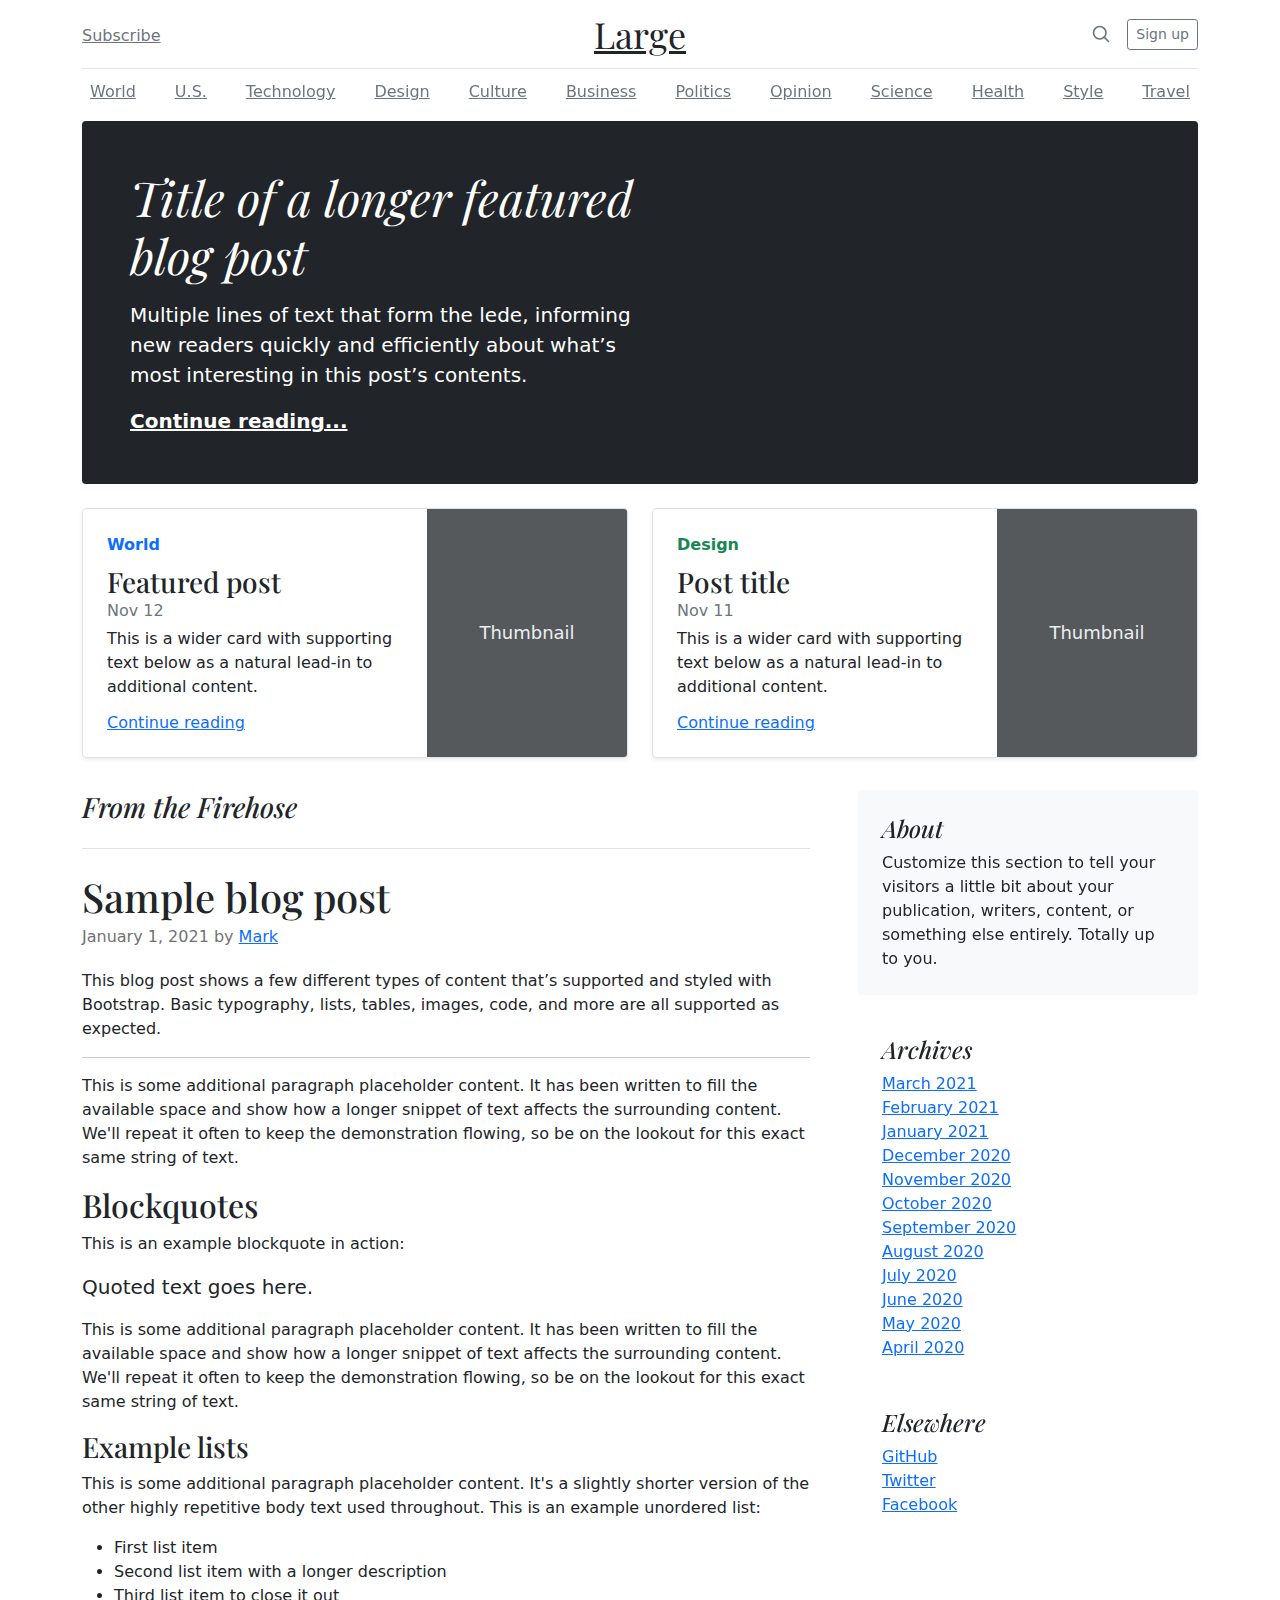
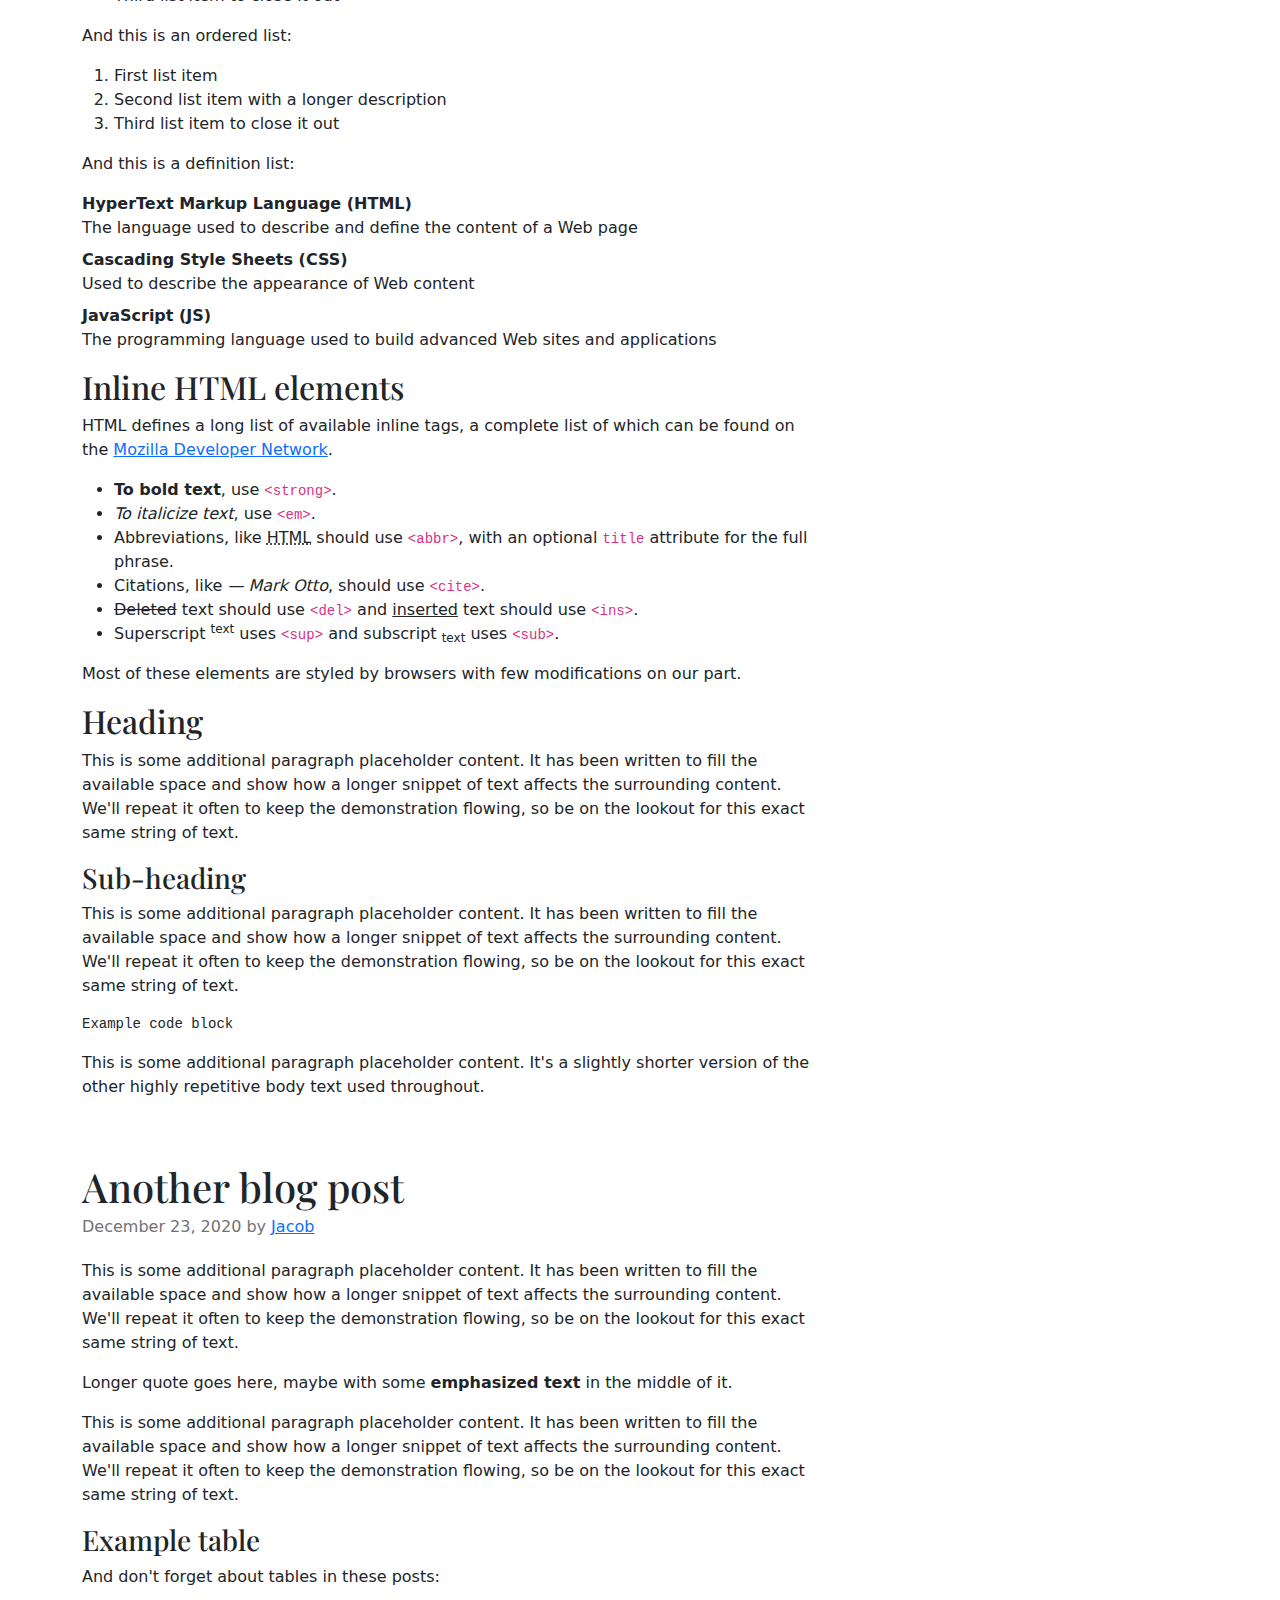
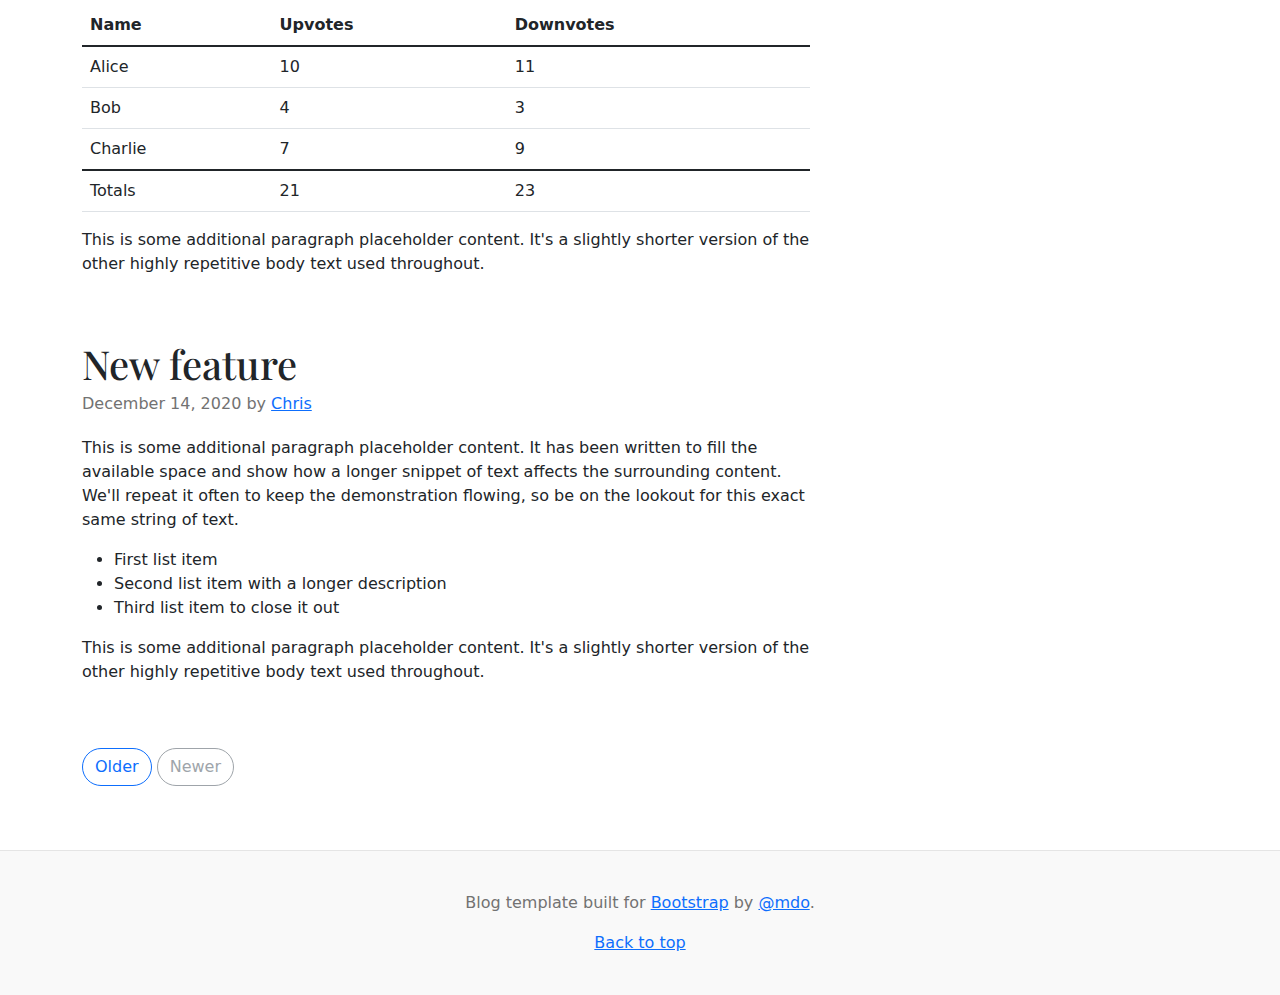
<file: bootstrap-5.1.3-examples/blog/index.html>
<!doctype html>
<html lang="en">
  <head>
    <meta charset="utf-8">
    <meta name="viewport" content="width=device-width, initial-scale=1">
    <meta name="description" content="">
    <meta name="author" content="Mark Otto, Jacob Thornton, and Bootstrap contributors">
    <meta name="generator" content="Hugo 0.88.1">
    <title>Blog Template · Bootstrap v5.1</title>

    <link rel="canonical" href="https://getbootstrap.com/docs/5.1/examples/blog/">

    

    <!-- Bootstrap core CSS -->
<link href="../assets/dist/css/bootstrap.min.css" rel="stylesheet">

    <style>
      .bd-placeholder-img {
        font-size: 1.125rem;
        text-anchor: middle;
        -webkit-user-select: none;
        -moz-user-select: none;
        user-select: none;
      }

      @media (min-width: 768px) {
        .bd-placeholder-img-lg {
          font-size: 3.5rem;
        }
      }
    </style>

    
    <!-- Custom styles for this template -->
    <link href="https://fonts.googleapis.com/css?family=Playfair&#43;Display:700,900&amp;display=swap" rel="stylesheet">
    <!-- Custom styles for this template -->
    <link href="blog.css" rel="stylesheet">
  </head>
  <body>
    
<div class="container">
  <header class="blog-header py-3">
    <div class="row flex-nowrap justify-content-between align-items-center">
      <div class="col-4 pt-1">
        <a class="link-secondary" href="#">Subscribe</a>
      </div>
      <div class="col-4 text-center">
        <a class="blog-header-logo text-dark" href="#">Large</a>
      </div>
      <div class="col-4 d-flex justify-content-end align-items-center">
        <a class="link-secondary" href="#" aria-label="Search">
          <svg xmlns="http://www.w3.org/2000/svg" width="20" height="20" fill="none" stroke="currentColor" stroke-linecap="round" stroke-linejoin="round" stroke-width="2" class="mx-3" role="img" viewBox="0 0 24 24"><title>Search</title><circle cx="10.5" cy="10.5" r="7.5"/><path d="M21 21l-5.2-5.2"/></svg>
        </a>
        <a class="btn btn-sm btn-outline-secondary" href="#">Sign up</a>
      </div>
    </div>
  </header>

  <div class="nav-scroller py-1 mb-2">
    <nav class="nav d-flex justify-content-between">
      <a class="p-2 link-secondary" href="#">World</a>
      <a class="p-2 link-secondary" href="#">U.S.</a>
      <a class="p-2 link-secondary" href="#">Technology</a>
      <a class="p-2 link-secondary" href="#">Design</a>
      <a class="p-2 link-secondary" href="#">Culture</a>
      <a class="p-2 link-secondary" href="#">Business</a>
      <a class="p-2 link-secondary" href="#">Politics</a>
      <a class="p-2 link-secondary" href="#">Opinion</a>
      <a class="p-2 link-secondary" href="#">Science</a>
      <a class="p-2 link-secondary" href="#">Health</a>
      <a class="p-2 link-secondary" href="#">Style</a>
      <a class="p-2 link-secondary" href="#">Travel</a>
    </nav>
  </div>
</div>

<main class="container">
  <div class="p-4 p-md-5 mb-4 text-white rounded bg-dark">
    <div class="col-md-6 px-0">
      <h1 class="display-4 fst-italic">Title of a longer featured blog post</h1>
      <p class="lead my-3">Multiple lines of text that form the lede, informing new readers quickly and efficiently about what’s most interesting in this post’s contents.</p>
      <p class="lead mb-0"><a href="#" class="text-white fw-bold">Continue reading...</a></p>
    </div>
  </div>

  <div class="row mb-2">
    <div class="col-md-6">
      <div class="row g-0 border rounded overflow-hidden flex-md-row mb-4 shadow-sm h-md-250 position-relative">
        <div class="col p-4 d-flex flex-column position-static">
          <strong class="d-inline-block mb-2 text-primary">World</strong>
          <h3 class="mb-0">Featured post</h3>
          <div class="mb-1 text-muted">Nov 12</div>
          <p class="card-text mb-auto">This is a wider card with supporting text below as a natural lead-in to additional content.</p>
          <a href="#" class="stretched-link">Continue reading</a>
        </div>
        <div class="col-auto d-none d-lg-block">
          <svg class="bd-placeholder-img" width="200" height="250" xmlns="http://www.w3.org/2000/svg" role="img" aria-label="Placeholder: Thumbnail" preserveAspectRatio="xMidYMid slice" focusable="false"><title>Placeholder</title><rect width="100%" height="100%" fill="#55595c"/><text x="50%" y="50%" fill="#eceeef" dy=".3em">Thumbnail</text></svg>

        </div>
      </div>
    </div>
    <div class="col-md-6">
      <div class="row g-0 border rounded overflow-hidden flex-md-row mb-4 shadow-sm h-md-250 position-relative">
        <div class="col p-4 d-flex flex-column position-static">
          <strong class="d-inline-block mb-2 text-success">Design</strong>
          <h3 class="mb-0">Post title</h3>
          <div class="mb-1 text-muted">Nov 11</div>
          <p class="mb-auto">This is a wider card with supporting text below as a natural lead-in to additional content.</p>
          <a href="#" class="stretched-link">Continue reading</a>
        </div>
        <div class="col-auto d-none d-lg-block">
          <svg class="bd-placeholder-img" width="200" height="250" xmlns="http://www.w3.org/2000/svg" role="img" aria-label="Placeholder: Thumbnail" preserveAspectRatio="xMidYMid slice" focusable="false"><title>Placeholder</title><rect width="100%" height="100%" fill="#55595c"/><text x="50%" y="50%" fill="#eceeef" dy=".3em">Thumbnail</text></svg>

        </div>
      </div>
    </div>
  </div>

  <div class="row g-5">
    <div class="col-md-8">
      <h3 class="pb-4 mb-4 fst-italic border-bottom">
        From the Firehose
      </h3>

      <article class="blog-post">
        <h2 class="blog-post-title">Sample blog post</h2>
        <p class="blog-post-meta">January 1, 2021 by <a href="#">Mark</a></p>

        <p>This blog post shows a few different types of content that’s supported and styled with Bootstrap. Basic typography, lists, tables, images, code, and more are all supported as expected.</p>
        <hr>
        <p>This is some additional paragraph placeholder content. It has been written to fill the available space and show how a longer snippet of text affects the surrounding content. We'll repeat it often to keep the demonstration flowing, so be on the lookout for this exact same string of text.</p>
        <h2>Blockquotes</h2>
        <p>This is an example blockquote in action:</p>
        <blockquote class="blockquote">
          <p>Quoted text goes here.</p>
        </blockquote>
        <p>This is some additional paragraph placeholder content. It has been written to fill the available space and show how a longer snippet of text affects the surrounding content. We'll repeat it often to keep the demonstration flowing, so be on the lookout for this exact same string of text.</p>
        <h3>Example lists</h3>
        <p>This is some additional paragraph placeholder content. It's a slightly shorter version of the other highly repetitive body text used throughout. This is an example unordered list:</p>
        <ul>
          <li>First list item</li>
          <li>Second list item with a longer description</li>
          <li>Third list item to close it out</li>
        </ul>
        <p>And this is an ordered list:</p>
        <ol>
          <li>First list item</li>
          <li>Second list item with a longer description</li>
          <li>Third list item to close it out</li>
        </ol>
        <p>And this is a definition list:</p>
        <dl>
          <dt>HyperText Markup Language (HTML)</dt>
          <dd>The language used to describe and define the content of a Web page</dd>
          <dt>Cascading Style Sheets (CSS)</dt>
          <dd>Used to describe the appearance of Web content</dd>
          <dt>JavaScript (JS)</dt>
          <dd>The programming language used to build advanced Web sites and applications</dd>
        </dl>
        <h2>Inline HTML elements</h2>
        <p>HTML defines a long list of available inline tags, a complete list of which can be found on the <a href="https://developer.mozilla.org/en-US/docs/Web/HTML/Element">Mozilla Developer Network</a>.</p>
        <ul>
          <li><strong>To bold text</strong>, use <code class="language-plaintext highlighter-rouge">&lt;strong&gt;</code>.</li>
          <li><em>To italicize text</em>, use <code class="language-plaintext highlighter-rouge">&lt;em&gt;</code>.</li>
          <li>Abbreviations, like <abbr title="HyperText Markup Langage">HTML</abbr> should use <code class="language-plaintext highlighter-rouge">&lt;abbr&gt;</code>, with an optional <code class="language-plaintext highlighter-rouge">title</code> attribute for the full phrase.</li>
          <li>Citations, like <cite>— Mark Otto</cite>, should use <code class="language-plaintext highlighter-rouge">&lt;cite&gt;</code>.</li>
          <li><del>Deleted</del> text should use <code class="language-plaintext highlighter-rouge">&lt;del&gt;</code> and <ins>inserted</ins> text should use <code class="language-plaintext highlighter-rouge">&lt;ins&gt;</code>.</li>
          <li>Superscript <sup>text</sup> uses <code class="language-plaintext highlighter-rouge">&lt;sup&gt;</code> and subscript <sub>text</sub> uses <code class="language-plaintext highlighter-rouge">&lt;sub&gt;</code>.</li>
        </ul>
        <p>Most of these elements are styled by browsers with few modifications on our part.</p>
        <h2>Heading</h2>
        <p>This is some additional paragraph placeholder content. It has been written to fill the available space and show how a longer snippet of text affects the surrounding content. We'll repeat it often to keep the demonstration flowing, so be on the lookout for this exact same string of text.</p>
        <h3>Sub-heading</h3>
        <p>This is some additional paragraph placeholder content. It has been written to fill the available space and show how a longer snippet of text affects the surrounding content. We'll repeat it often to keep the demonstration flowing, so be on the lookout for this exact same string of text.</p>
        <pre><code>Example code block</code></pre>
        <p>This is some additional paragraph placeholder content. It's a slightly shorter version of the other highly repetitive body text used throughout.</p>
      </article>

      <article class="blog-post">
        <h2 class="blog-post-title">Another blog post</h2>
        <p class="blog-post-meta">December 23, 2020 by <a href="#">Jacob</a></p>

        <p>This is some additional paragraph placeholder content. It has been written to fill the available space and show how a longer snippet of text affects the surrounding content. We'll repeat it often to keep the demonstration flowing, so be on the lookout for this exact same string of text.</p>
        <blockquote>
          <p>Longer quote goes here, maybe with some <strong>emphasized text</strong> in the middle of it.</p>
        </blockquote>
        <p>This is some additional paragraph placeholder content. It has been written to fill the available space and show how a longer snippet of text affects the surrounding content. We'll repeat it often to keep the demonstration flowing, so be on the lookout for this exact same string of text.</p>
        <h3>Example table</h3>
        <p>And don't forget about tables in these posts:</p>
        <table class="table">
          <thead>
            <tr>
              <th>Name</th>
              <th>Upvotes</th>
              <th>Downvotes</th>
            </tr>
          </thead>
          <tbody>
            <tr>
              <td>Alice</td>
              <td>10</td>
              <td>11</td>
            </tr>
            <tr>
              <td>Bob</td>
              <td>4</td>
              <td>3</td>
            </tr>
            <tr>
              <td>Charlie</td>
              <td>7</td>
              <td>9</td>
            </tr>
          </tbody>
          <tfoot>
            <tr>
              <td>Totals</td>
              <td>21</td>
              <td>23</td>
            </tr>
          </tfoot>
        </table>

        <p>This is some additional paragraph placeholder content. It's a slightly shorter version of the other highly repetitive body text used throughout.</p>
      </article>

      <article class="blog-post">
        <h2 class="blog-post-title">New feature</h2>
        <p class="blog-post-meta">December 14, 2020 by <a href="#">Chris</a></p>

        <p>This is some additional paragraph placeholder content. It has been written to fill the available space and show how a longer snippet of text affects the surrounding content. We'll repeat it often to keep the demonstration flowing, so be on the lookout for this exact same string of text.</p>
        <ul>
          <li>First list item</li>
          <li>Second list item with a longer description</li>
          <li>Third list item to close it out</li>
        </ul>
        <p>This is some additional paragraph placeholder content. It's a slightly shorter version of the other highly repetitive body text used throughout.</p>
      </article>

      <nav class="blog-pagination" aria-label="Pagination">
        <a class="btn btn-outline-primary" href="#">Older</a>
        <a class="btn btn-outline-secondary disabled">Newer</a>
      </nav>

    </div>

    <div class="col-md-4">
      <div class="position-sticky" style="top: 2rem;">
        <div class="p-4 mb-3 bg-light rounded">
          <h4 class="fst-italic">About</h4>
          <p class="mb-0">Customize this section to tell your visitors a little bit about your publication, writers, content, or something else entirely. Totally up to you.</p>
        </div>

        <div class="p-4">
          <h4 class="fst-italic">Archives</h4>
          <ol class="list-unstyled mb-0">
            <li><a href="#">March 2021</a></li>
            <li><a href="#">February 2021</a></li>
            <li><a href="#">January 2021</a></li>
            <li><a href="#">December 2020</a></li>
            <li><a href="#">November 2020</a></li>
            <li><a href="#">October 2020</a></li>
            <li><a href="#">September 2020</a></li>
            <li><a href="#">August 2020</a></li>
            <li><a href="#">July 2020</a></li>
            <li><a href="#">June 2020</a></li>
            <li><a href="#">May 2020</a></li>
            <li><a href="#">April 2020</a></li>
          </ol>
        </div>

        <div class="p-4">
          <h4 class="fst-italic">Elsewhere</h4>
          <ol class="list-unstyled">
            <li><a href="#">GitHub</a></li>
            <li><a href="#">Twitter</a></li>
            <li><a href="#">Facebook</a></li>
          </ol>
        </div>
      </div>
    </div>
  </div>

</main>

<footer class="blog-footer">
  <p>Blog template built for <a href="https://getbootstrap.com/">Bootstrap</a> by <a href="https://twitter.com/mdo">@mdo</a>.</p>
  <p>
    <a href="#">Back to top</a>
  </p>
</footer>


    
  </body>
</html>
</file>
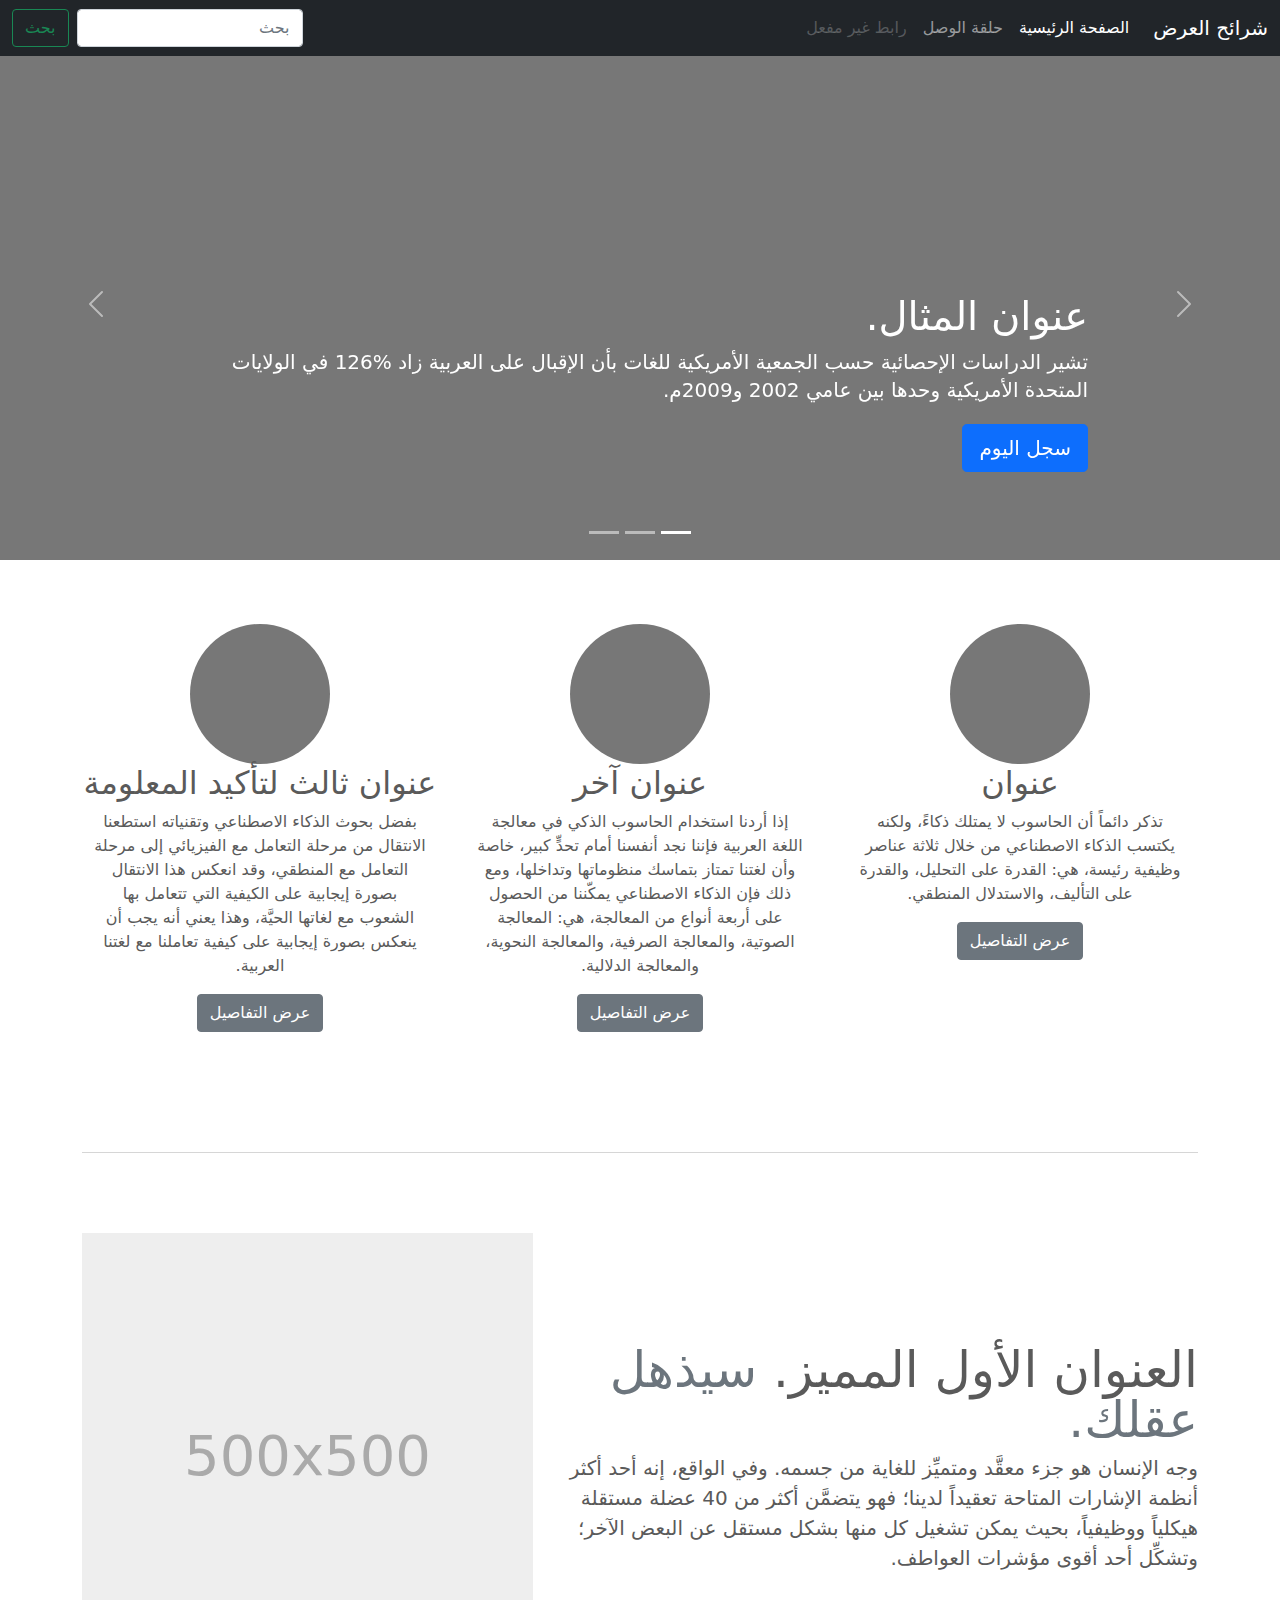
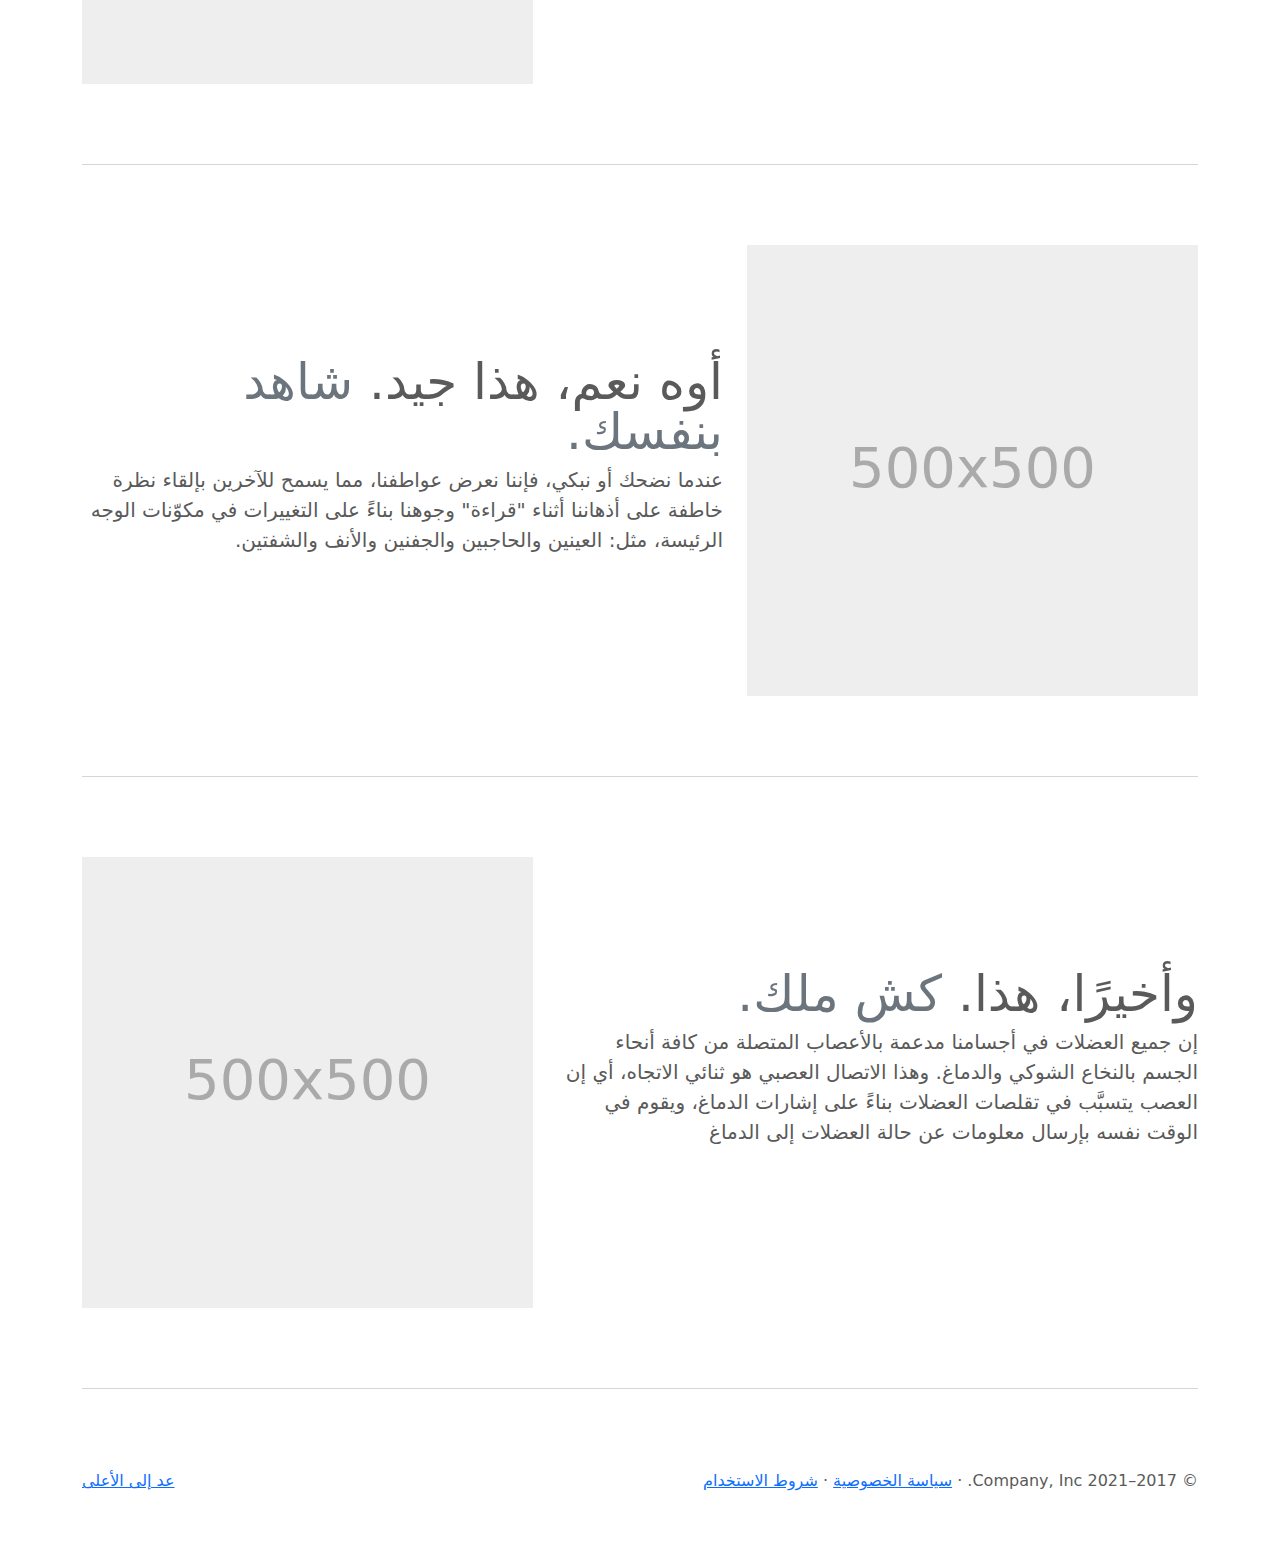
<file: bootstrap-5.1.3-examples/carousel-rtl/index.html>
<!doctype html>
<html lang="ar" dir="rtl">
  <head>
    <meta charset="utf-8">
    <meta name="viewport" content="width=device-width, initial-scale=1">
    <meta name="description" content="">
    <meta name="author" content="Mark Otto, Jacob Thornton, and Bootstrap contributors">
    <meta name="generator" content="Hugo 0.88.1">
    <title>قالب  شرائح العرض · Bootstrap v5.1</title>

    <link rel="canonical" href="https://getbootstrap.com/docs/5.1/examples/carousel-rtl/">

    

    <!-- Bootstrap core CSS -->
<link href="../assets/dist/css/bootstrap.rtl.min.css" rel="stylesheet">

    <style>
      .bd-placeholder-img {
        font-size: 1.125rem;
        text-anchor: middle;
        -webkit-user-select: none;
        -moz-user-select: none;
        user-select: none;
      }

      @media (min-width: 768px) {
        .bd-placeholder-img-lg {
          font-size: 3.5rem;
        }
      }
    </style>

    
    <!-- Custom styles for this template -->
    <link href="../carousel/carousel.rtl.css" rel="stylesheet">
  </head>
  <body>
    
<header>
  <nav class="navbar navbar-expand-md navbar-dark fixed-top bg-dark">
    <div class="container-fluid">
      <a class="navbar-brand" href="#">شرائح العرض</a>
      <button class="navbar-toggler" type="button" data-bs-toggle="collapse" data-bs-target="#navbarCollapse" aria-controls="navbarCollapse" aria-expanded="false" aria-label="تبديل التنقل">
        <span class="navbar-toggler-icon"></span>
      </button>
      <div class="collapse navbar-collapse" id="navbarCollapse">
        <ul class="navbar-nav me-auto mb-2 mb-md-0">
          <li class="nav-item">
            <a class="nav-link active" aria-current="page" href="#">الصفحة الرئيسية</a>
          </li>
          <li class="nav-item">
            <a class="nav-link" href="#">حلقة الوصل</a>
          </li>
          <li class="nav-item">
            <a class="nav-link disabled">رابط غير مفعل</a>
          </li>
        </ul>
        <form class="d-flex">
          <input class="form-control me-2" type="search" placeholder="بحث" aria-label="بحث">
          <button class="btn btn-outline-success" type="submit">بحث</button>
        </form>
      </div>
    </div>
  </nav>
</header>

<main>

  <div id="myCarousel" class="carousel slide" data-bs-ride="carousel">
    <div class="carousel-indicators">
      <button type="button" data-bs-target="#myCarousel" data-bs-slide-to="0" class="active" aria-current="true" aria-label="Slide 1"></button>
      <button type="button" data-bs-target="#myCarousel" data-bs-slide-to="1" aria-label="Slide 2"></button>
      <button type="button" data-bs-target="#myCarousel" data-bs-slide-to="2" aria-label="Slide 3"></button>
    </div>
    <div class="carousel-inner">
      <div class="carousel-item active">
        <svg class="bd-placeholder-img" width="100%" height="100%" xmlns="http://www.w3.org/2000/svg" aria-hidden="true" preserveAspectRatio="xMidYMid slice" focusable="false"><rect width="100%" height="100%" fill="#777"/></svg>

        <div class="container">
          <div class="carousel-caption text-start">
            <h1>عنوان المثال.</h1>
            <p>تشير الدراسات الإحصائية حسب الجمعية الأمريكية للغات بأن الإقبال على العربية زاد %126 في الولايات المتحدة الأمريكية وحدها بين عامي 2002 و2009م.</p>
            <p><a class="btn btn-lg btn-primary" href="#">سجل اليوم</a></p>
          </div>
        </div>
      </div>
      <div class="carousel-item">
        <svg class="bd-placeholder-img" width="100%" height="100%" xmlns="http://www.w3.org/2000/svg" aria-hidden="true" preserveAspectRatio="xMidYMid slice" focusable="false"><rect width="100%" height="100%" fill="#777"/></svg>

        <div class="container">
          <div class="carousel-caption">
            <h1>عنوان مثال آخر.</h1>
            <p>حسب المجلس الثقافي البريطاني فإن تعليم الإنجليزية داخل بريطانيا يسهم في تعزيز اقتصادها بما يتجاوز ملياري جنيه سنوياً، كما أنه وفر أكثر من 26 ألف وظيفة.</p>
            <p><a class="btn btn-lg btn-primary" href="#">أعرف أكثر</a></p>
          </div>
        </div>
      </div>
      <div class="carousel-item">
        <svg class="bd-placeholder-img" width="100%" height="100%" xmlns="http://www.w3.org/2000/svg" aria-hidden="true" preserveAspectRatio="xMidYMid slice" focusable="false"><rect width="100%" height="100%" fill="#777"/></svg>

        <div class="container">
          <div class="carousel-caption text-end">
            <h1>واحد أكثر لقياس جيد.</h1>
            <p>الإحصاءات لحجم الاستثمار اللغوي خارج بريطانيا تتفاوت من سنة لأخرى إلا أن المدير التنفيذي للمجلس الثقافي البريطاني إدي بايرز يرى أن استثمار تعليم الإنجليزية في الخارج لا يحسب على المستوى المالي فحسب بل على المستوى السياسي أيضاً.</p>
            <p><a class="btn btn-lg btn-primary" href="#">تصفح المعرض</a></p>
          </div>
        </div>
      </div>
    </div>
    <button class="carousel-control-prev" type="button" data-bs-target="#myCarousel" data-bs-slide="prev">
      <span class="carousel-control-prev-icon" aria-hidden="true"></span>
      <span class="visually-hidden">السابق</span>
    </button>
    <button class="carousel-control-next" type="button" data-bs-target="#myCarousel" data-bs-slide="next">
      <span class="carousel-control-next-icon" aria-hidden="true"></span>
      <span class="visually-hidden">التالي</span>
    </button>
  </div>


  <!-- Marketing messaging and featurettes
  ================================================== -->
  <!-- Wrap the rest of the page in another container to center all the content. -->

  <div class="container marketing">

    <!-- Three columns of text below the carousel -->
    <div class="row">
      <div class="col-lg-4">
        <svg class="bd-placeholder-img rounded-circle" width="140" height="140" xmlns="http://www.w3.org/2000/svg" role="img" aria-label="Placeholder: 140x140" preserveAspectRatio="xMidYMid slice" focusable="false"><title>Placeholder</title><rect width="100%" height="100%" fill="#777"/><text x="50%" y="50%" fill="#777" dy=".3em">140x140</text></svg>

        <h2>عنوان</h2>
        <p>تذكر دائماً أن الحاسوب لا يمتلك ذكاءً، ولكنه يكتسب الذكاء الاصطناعي من خلال ثلاثة عناصر وظيفية رئيسة، هي: القدرة على التحليل، والقدرة على التأليف، والاستدلال المنطقي.</p>
        <p><a class="btn btn-secondary" href="#">عرض التفاصيل</a></p>
      </div><!-- /.col-lg-4 -->
      <div class="col-lg-4">
        <svg class="bd-placeholder-img rounded-circle" width="140" height="140" xmlns="http://www.w3.org/2000/svg" role="img" aria-label="Placeholder: 140x140" preserveAspectRatio="xMidYMid slice" focusable="false"><title>Placeholder</title><rect width="100%" height="100%" fill="#777"/><text x="50%" y="50%" fill="#777" dy=".3em">140x140</text></svg>

        <h2>عنوان آخر</h2>
        <p>إذا أردنا استخدام الحاسوب الذكي في معالجة اللغة العربية فإننا نجد أنفسنا أمام تحدٍّ كبير، خاصة وأن لغتنا تمتاز بتماسك منظوماتها وتداخلها، ومع ذلك فإن الذكاء الاصطناعي يمكّننا من الحصول على أربعة أنواع من المعالجة، هي: المعالجة الصوتية، والمعالجة الصرفية، والمعالجة النحوية، والمعالجة الدلالية.</p>
        <p><a class="btn btn-secondary" href="#">عرض التفاصيل</a></p>
      </div><!-- /.col-lg-4 -->
      <div class="col-lg-4">
        <svg class="bd-placeholder-img rounded-circle" width="140" height="140" xmlns="http://www.w3.org/2000/svg" role="img" aria-label="Placeholder: 140x140" preserveAspectRatio="xMidYMid slice" focusable="false"><title>Placeholder</title><rect width="100%" height="100%" fill="#777"/><text x="50%" y="50%" fill="#777" dy=".3em">140x140</text></svg>

        <h2>عنوان ثالث لتأكيد المعلومة</h2>
        <p>بفضل بحوث الذكاء الاصطناعي وتقنياته استطعنا الانتقال من مرحلة التعامل مع الفيزيائي إلى مرحلة التعامل مع المنطقي، وقد انعكس هذا الانتقال بصورة إيجابية على الكيفية التي تتعامل بها الشعوب مع لغاتها الحيَّة، وهذا يعني أنه يجب أن ينعكس بصورة إيجابية على كيفية تعاملنا مع لغتنا العربية.</p>
        <p><a class="btn btn-secondary" href="#">عرض التفاصيل</a></p>
      </div><!-- /.col-lg-4 -->
    </div><!-- /.row -->


    <!-- START THE FEATURETTES -->

    <hr class="featurette-divider">

    <div class="row featurette">
      <div class="col-md-7">
        <h2 class="featurette-heading">العنوان الأول المميز. <span class="text-muted"> سيذهل عقلك. </span></h2>
        <p class="lead">وجه الإنسان هو جزء معقَّد ومتميِّز للغاية من جسمه. وفي الواقع، إنه أحد أكثر أنظمة الإشارات المتاحة تعقيداً لدينا؛ فهو يتضمَّن أكثر من 40 عضلة مستقلة هيكلياً ووظيفياً، بحيث يمكن تشغيل كل منها بشكل مستقل عن البعض الآخر؛ وتشكِّل أحد أقوى مؤشرات العواطف.</p>
      </div>
      <div class="col-md-5">
        <svg class="bd-placeholder-img bd-placeholder-img-lg featurette-image img-fluid mx-auto" width="500" height="500" xmlns="http://www.w3.org/2000/svg" role="img" aria-label="Placeholder: 500x500" preserveAspectRatio="xMidYMid slice" focusable="false"><title>Placeholder</title><rect width="100%" height="100%" fill="#eee"/><text x="50%" y="50%" fill="#aaa" dy=".3em">500x500</text></svg>

      </div>
    </div>

    <hr class="featurette-divider">

    <div class="row featurette">
      <div class="col-md-7 order-md-2">
        <h2 class="featurette-heading">أوه نعم، هذا جيد. <span class="text-muted"> شاهد بنفسك. </span></h2>
        <p class="lead">عندما نضحك أو نبكي، فإننا نعرض عواطفنا، مما يسمح للآخرين بإلقاء نظرة خاطفة على أذهاننا أثناء "قراءة" وجوهنا بناءً على التغييرات في مكوّنات الوجه الرئيسة، مثل: العينين والحاجبين والجفنين والأنف والشفتين.</p>
      </div>
      <div class="col-md-5 order-md-1">
        <svg class="bd-placeholder-img bd-placeholder-img-lg featurette-image img-fluid mx-auto" width="500" height="500" xmlns="http://www.w3.org/2000/svg" role="img" aria-label="Placeholder: 500x500" preserveAspectRatio="xMidYMid slice" focusable="false"><title>Placeholder</title><rect width="100%" height="100%" fill="#eee"/><text x="50%" y="50%" fill="#aaa" dy=".3em">500x500</text></svg>

      </div>
    </div>

    <hr class="featurette-divider">

    <div class="row featurette">
      <div class="col-md-7">
        <h2 class="featurette-heading">وأخيرًا، هذا. <span class="text-muted"> كش ملك. </span></h2>
        <p class="lead">إن جميع العضلات في أجسامنا مدعمة بالأعصاب المتصلة من كافة أنحاء الجسم بالنخاع الشوكي والدماغ. وهذا الاتصال العصبي هو ثنائي الاتجاه، أي إن العصب يتسبَّب في تقلصات العضلات بناءً على إشارات الدماغ، ويقوم في الوقت نفسه بإرسال معلومات عن حالة العضلات إلى الدماغ</p>
      </div>
      <div class="col-md-5">
        <svg class="bd-placeholder-img bd-placeholder-img-lg featurette-image img-fluid mx-auto" width="500" height="500" xmlns="http://www.w3.org/2000/svg" role="img" aria-label="Placeholder: 500x500" preserveAspectRatio="xMidYMid slice" focusable="false"><title>Placeholder</title><rect width="100%" height="100%" fill="#eee"/><text x="50%" y="50%" fill="#aaa" dy=".3em">500x500</text></svg>

      </div>
    </div>

    <hr class="featurette-divider">

    <!-- /END THE FEATURETTES -->

  </div><!-- /.container -->


  <!-- FOOTER -->
  <footer class="container">
    <p class="float-end"><a href="#">عد إلى الأعلى</a></p>
    <p>&copy; 2017–2021 Company, Inc. &middot; <a href="#">سياسة الخصوصية</a> &middot; <a href="#">شروط الاستخدام</a></p>
  </footer>
</main>


    <script src="../assets/dist/js/bootstrap.bundle.min.js"></script>

      
  </body>
</html>
</file>
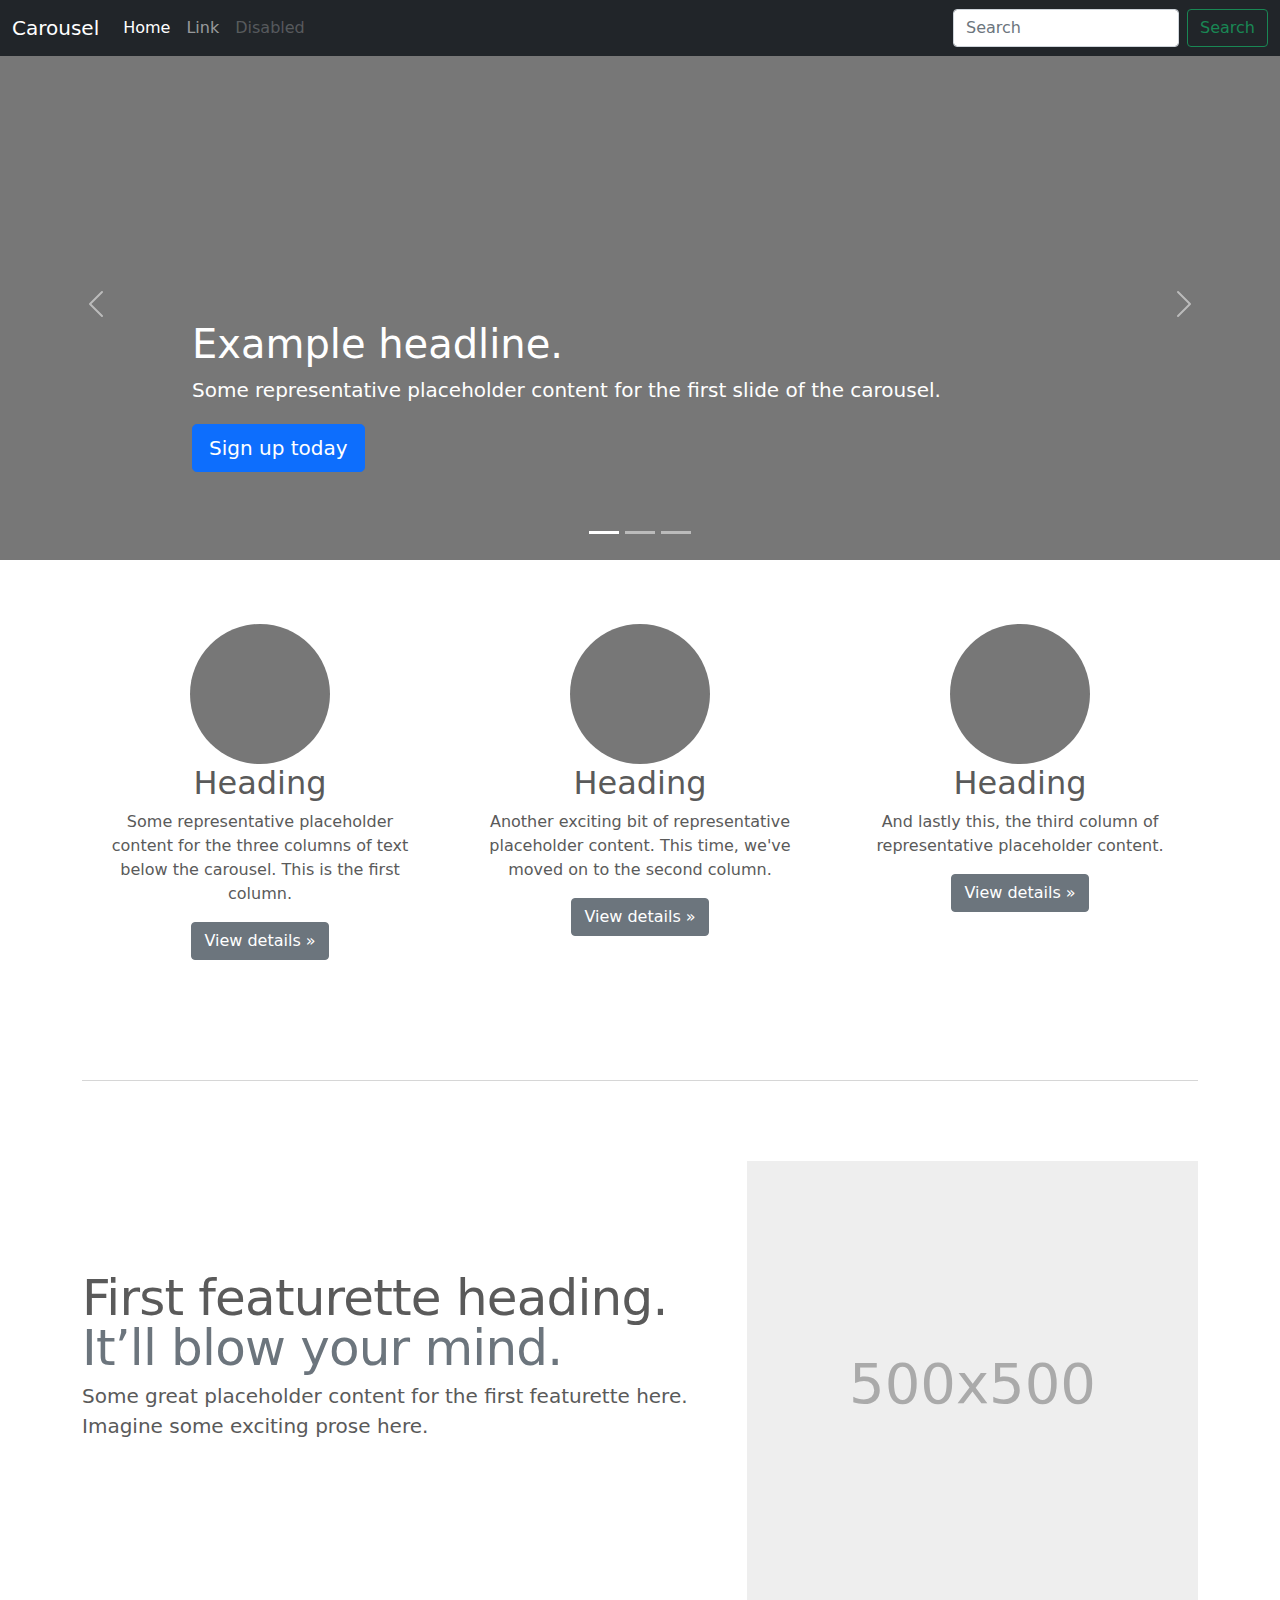
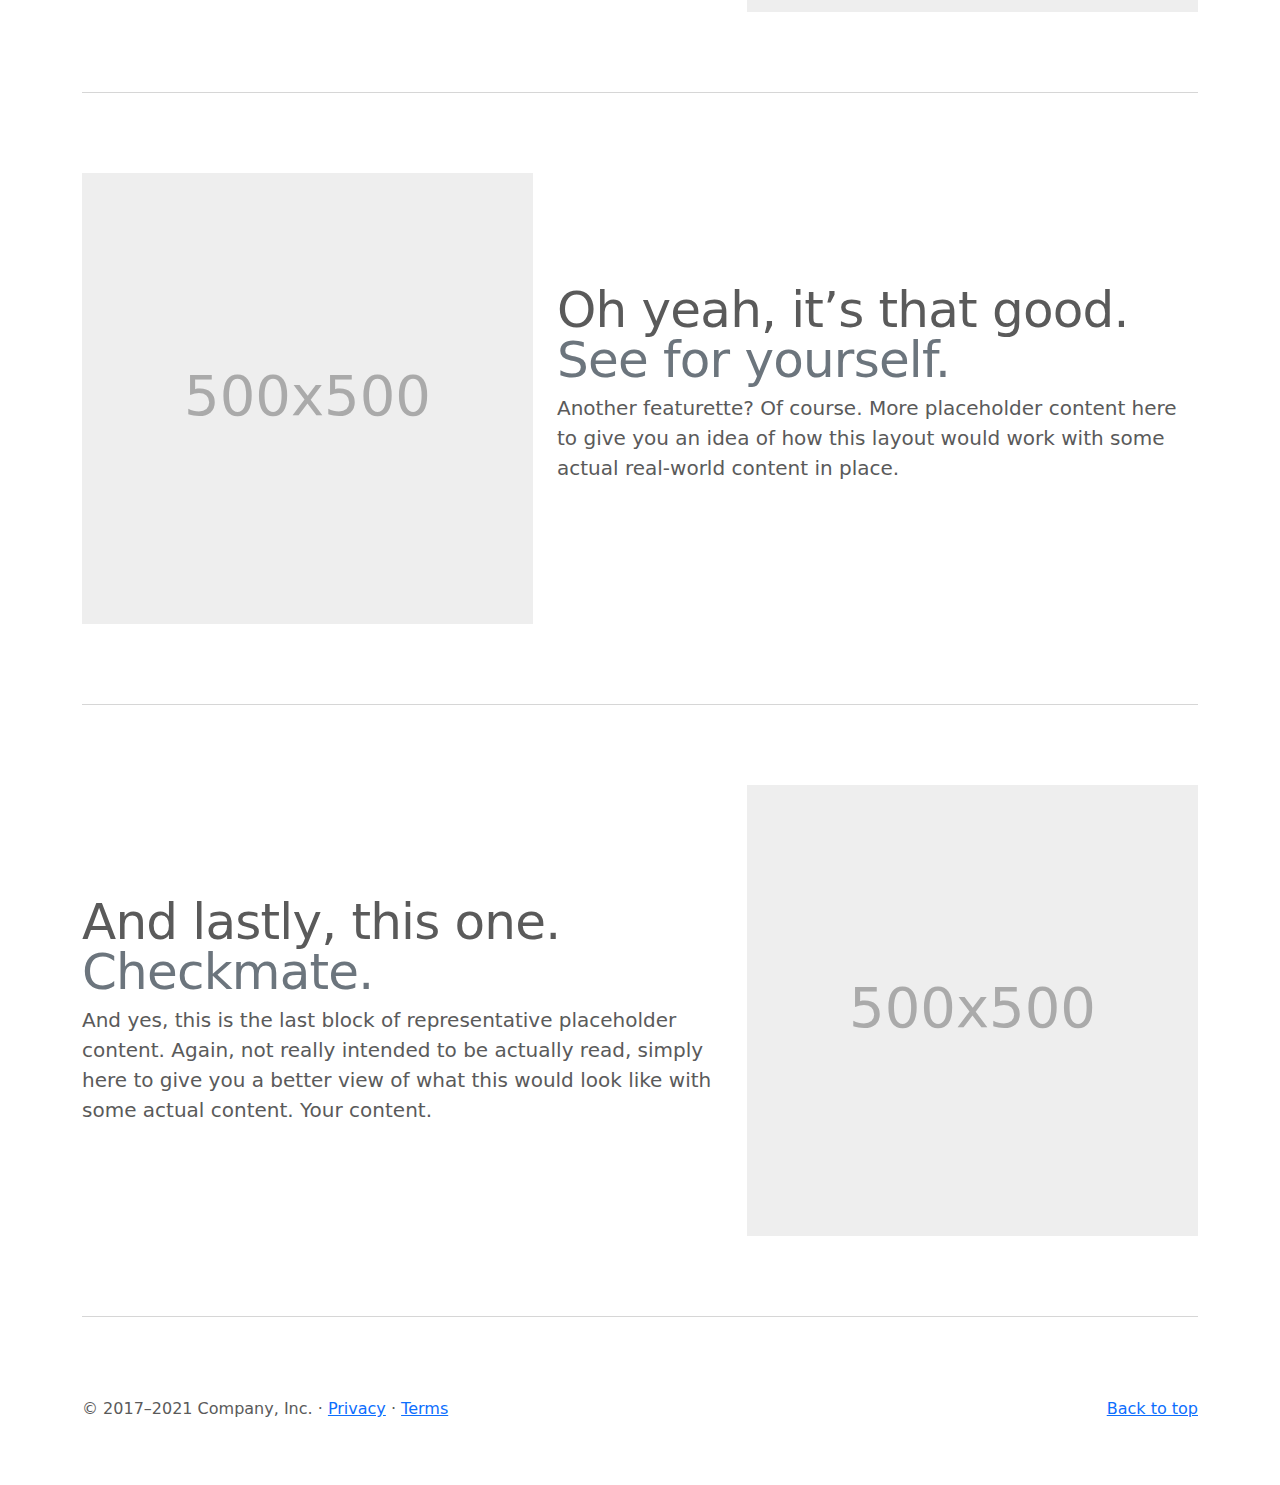
<file: bootstrap-5.1.3-examples/carousel/index.html>
<!doctype html>
<html lang="en">
  <head>
    <meta charset="utf-8">
    <meta name="viewport" content="width=device-width, initial-scale=1">
    <meta name="description" content="">
    <meta name="author" content="Mark Otto, Jacob Thornton, and Bootstrap contributors">
    <meta name="generator" content="Hugo 0.88.1">
    <title>Carousel Template · Bootstrap v5.1</title>

    <link rel="canonical" href="https://getbootstrap.com/docs/5.1/examples/carousel/">

    

    <!-- Bootstrap core CSS -->
<link href="../assets/dist/css/bootstrap.min.css" rel="stylesheet">

    <style>
      .bd-placeholder-img {
        font-size: 1.125rem;
        text-anchor: middle;
        -webkit-user-select: none;
        -moz-user-select: none;
        user-select: none;
      }

      @media (min-width: 768px) {
        .bd-placeholder-img-lg {
          font-size: 3.5rem;
        }
      }
    </style>

    
    <!-- Custom styles for this template -->
    <link href="carousel.css" rel="stylesheet">
  </head>
  <body>
    
<header>
  <nav class="navbar navbar-expand-md navbar-dark fixed-top bg-dark">
    <div class="container-fluid">
      <a class="navbar-brand" href="#">Carousel</a>
      <button class="navbar-toggler" type="button" data-bs-toggle="collapse" data-bs-target="#navbarCollapse" aria-controls="navbarCollapse" aria-expanded="false" aria-label="Toggle navigation">
        <span class="navbar-toggler-icon"></span>
      </button>
      <div class="collapse navbar-collapse" id="navbarCollapse">
        <ul class="navbar-nav me-auto mb-2 mb-md-0">
          <li class="nav-item">
            <a class="nav-link active" aria-current="page" href="#">Home</a>
          </li>
          <li class="nav-item">
            <a class="nav-link" href="#">Link</a>
          </li>
          <li class="nav-item">
            <a class="nav-link disabled">Disabled</a>
          </li>
        </ul>
        <form class="d-flex">
          <input class="form-control me-2" type="search" placeholder="Search" aria-label="Search">
          <button class="btn btn-outline-success" type="submit">Search</button>
        </form>
      </div>
    </div>
  </nav>
</header>

<main>

  <div id="myCarousel" class="carousel slide" data-bs-ride="carousel">
    <div class="carousel-indicators">
      <button type="button" data-bs-target="#myCarousel" data-bs-slide-to="0" class="active" aria-current="true" aria-label="Slide 1"></button>
      <button type="button" data-bs-target="#myCarousel" data-bs-slide-to="1" aria-label="Slide 2"></button>
      <button type="button" data-bs-target="#myCarousel" data-bs-slide-to="2" aria-label="Slide 3"></button>
    </div>
    <div class="carousel-inner">
      <div class="carousel-item active">
        <svg class="bd-placeholder-img" width="100%" height="100%" xmlns="http://www.w3.org/2000/svg" aria-hidden="true" preserveAspectRatio="xMidYMid slice" focusable="false"><rect width="100%" height="100%" fill="#777"/></svg>

        <div class="container">
          <div class="carousel-caption text-start">
            <h1>Example headline.</h1>
            <p>Some representative placeholder content for the first slide of the carousel.</p>
            <p><a class="btn btn-lg btn-primary" href="#">Sign up today</a></p>
          </div>
        </div>
      </div>
      <div class="carousel-item">
        <svg class="bd-placeholder-img" width="100%" height="100%" xmlns="http://www.w3.org/2000/svg" aria-hidden="true" preserveAspectRatio="xMidYMid slice" focusable="false"><rect width="100%" height="100%" fill="#777"/></svg>

        <div class="container">
          <div class="carousel-caption">
            <h1>Another example headline.</h1>
            <p>Some representative placeholder content for the second slide of the carousel.</p>
            <p><a class="btn btn-lg btn-primary" href="#">Learn more</a></p>
          </div>
        </div>
      </div>
      <div class="carousel-item">
        <svg class="bd-placeholder-img" width="100%" height="100%" xmlns="http://www.w3.org/2000/svg" aria-hidden="true" preserveAspectRatio="xMidYMid slice" focusable="false"><rect width="100%" height="100%" fill="#777"/></svg>

        <div class="container">
          <div class="carousel-caption text-end">
            <h1>One more for good measure.</h1>
            <p>Some representative placeholder content for the third slide of this carousel.</p>
            <p><a class="btn btn-lg btn-primary" href="#">Browse gallery</a></p>
          </div>
        </div>
      </div>
    </div>
    <button class="carousel-control-prev" type="button" data-bs-target="#myCarousel" data-bs-slide="prev">
      <span class="carousel-control-prev-icon" aria-hidden="true"></span>
      <span class="visually-hidden">Previous</span>
    </button>
    <button class="carousel-control-next" type="button" data-bs-target="#myCarousel" data-bs-slide="next">
      <span class="carousel-control-next-icon" aria-hidden="true"></span>
      <span class="visually-hidden">Next</span>
    </button>
  </div>


  <!-- Marketing messaging and featurettes
  ================================================== -->
  <!-- Wrap the rest of the page in another container to center all the content. -->

  <div class="container marketing">

    <!-- Three columns of text below the carousel -->
    <div class="row">
      <div class="col-lg-4">
        <svg class="bd-placeholder-img rounded-circle" width="140" height="140" xmlns="http://www.w3.org/2000/svg" role="img" aria-label="Placeholder: 140x140" preserveAspectRatio="xMidYMid slice" focusable="false"><title>Placeholder</title><rect width="100%" height="100%" fill="#777"/><text x="50%" y="50%" fill="#777" dy=".3em">140x140</text></svg>

        <h2>Heading</h2>
        <p>Some representative placeholder content for the three columns of text below the carousel. This is the first column.</p>
        <p><a class="btn btn-secondary" href="#">View details &raquo;</a></p>
      </div><!-- /.col-lg-4 -->
      <div class="col-lg-4">
        <svg class="bd-placeholder-img rounded-circle" width="140" height="140" xmlns="http://www.w3.org/2000/svg" role="img" aria-label="Placeholder: 140x140" preserveAspectRatio="xMidYMid slice" focusable="false"><title>Placeholder</title><rect width="100%" height="100%" fill="#777"/><text x="50%" y="50%" fill="#777" dy=".3em">140x140</text></svg>

        <h2>Heading</h2>
        <p>Another exciting bit of representative placeholder content. This time, we've moved on to the second column.</p>
        <p><a class="btn btn-secondary" href="#">View details &raquo;</a></p>
      </div><!-- /.col-lg-4 -->
      <div class="col-lg-4">
        <svg class="bd-placeholder-img rounded-circle" width="140" height="140" xmlns="http://www.w3.org/2000/svg" role="img" aria-label="Placeholder: 140x140" preserveAspectRatio="xMidYMid slice" focusable="false"><title>Placeholder</title><rect width="100%" height="100%" fill="#777"/><text x="50%" y="50%" fill="#777" dy=".3em">140x140</text></svg>

        <h2>Heading</h2>
        <p>And lastly this, the third column of representative placeholder content.</p>
        <p><a class="btn btn-secondary" href="#">View details &raquo;</a></p>
      </div><!-- /.col-lg-4 -->
    </div><!-- /.row -->


    <!-- START THE FEATURETTES -->

    <hr class="featurette-divider">

    <div class="row featurette">
      <div class="col-md-7">
        <h2 class="featurette-heading">First featurette heading. <span class="text-muted">It’ll blow your mind.</span></h2>
        <p class="lead">Some great placeholder content for the first featurette here. Imagine some exciting prose here.</p>
      </div>
      <div class="col-md-5">
        <svg class="bd-placeholder-img bd-placeholder-img-lg featurette-image img-fluid mx-auto" width="500" height="500" xmlns="http://www.w3.org/2000/svg" role="img" aria-label="Placeholder: 500x500" preserveAspectRatio="xMidYMid slice" focusable="false"><title>Placeholder</title><rect width="100%" height="100%" fill="#eee"/><text x="50%" y="50%" fill="#aaa" dy=".3em">500x500</text></svg>

      </div>
    </div>

    <hr class="featurette-divider">

    <div class="row featurette">
      <div class="col-md-7 order-md-2">
        <h2 class="featurette-heading">Oh yeah, it’s that good. <span class="text-muted">See for yourself.</span></h2>
        <p class="lead">Another featurette? Of course. More placeholder content here to give you an idea of how this layout would work with some actual real-world content in place.</p>
      </div>
      <div class="col-md-5 order-md-1">
        <svg class="bd-placeholder-img bd-placeholder-img-lg featurette-image img-fluid mx-auto" width="500" height="500" xmlns="http://www.w3.org/2000/svg" role="img" aria-label="Placeholder: 500x500" preserveAspectRatio="xMidYMid slice" focusable="false"><title>Placeholder</title><rect width="100%" height="100%" fill="#eee"/><text x="50%" y="50%" fill="#aaa" dy=".3em">500x500</text></svg>

      </div>
    </div>

    <hr class="featurette-divider">

    <div class="row featurette">
      <div class="col-md-7">
        <h2 class="featurette-heading">And lastly, this one. <span class="text-muted">Checkmate.</span></h2>
        <p class="lead">And yes, this is the last block of representative placeholder content. Again, not really intended to be actually read, simply here to give you a better view of what this would look like with some actual content. Your content.</p>
      </div>
      <div class="col-md-5">
        <svg class="bd-placeholder-img bd-placeholder-img-lg featurette-image img-fluid mx-auto" width="500" height="500" xmlns="http://www.w3.org/2000/svg" role="img" aria-label="Placeholder: 500x500" preserveAspectRatio="xMidYMid slice" focusable="false"><title>Placeholder</title><rect width="100%" height="100%" fill="#eee"/><text x="50%" y="50%" fill="#aaa" dy=".3em">500x500</text></svg>

      </div>
    </div>

    <hr class="featurette-divider">

    <!-- /END THE FEATURETTES -->

  </div><!-- /.container -->


  <!-- FOOTER -->
  <footer class="container">
    <p class="float-end"><a href="#">Back to top</a></p>
    <p>&copy; 2017–2021 Company, Inc. &middot; <a href="#">Privacy</a> &middot; <a href="#">Terms</a></p>
  </footer>
</main>


    <script src="../assets/dist/js/bootstrap.bundle.min.js"></script>

      
  </body>
</html>
</file>
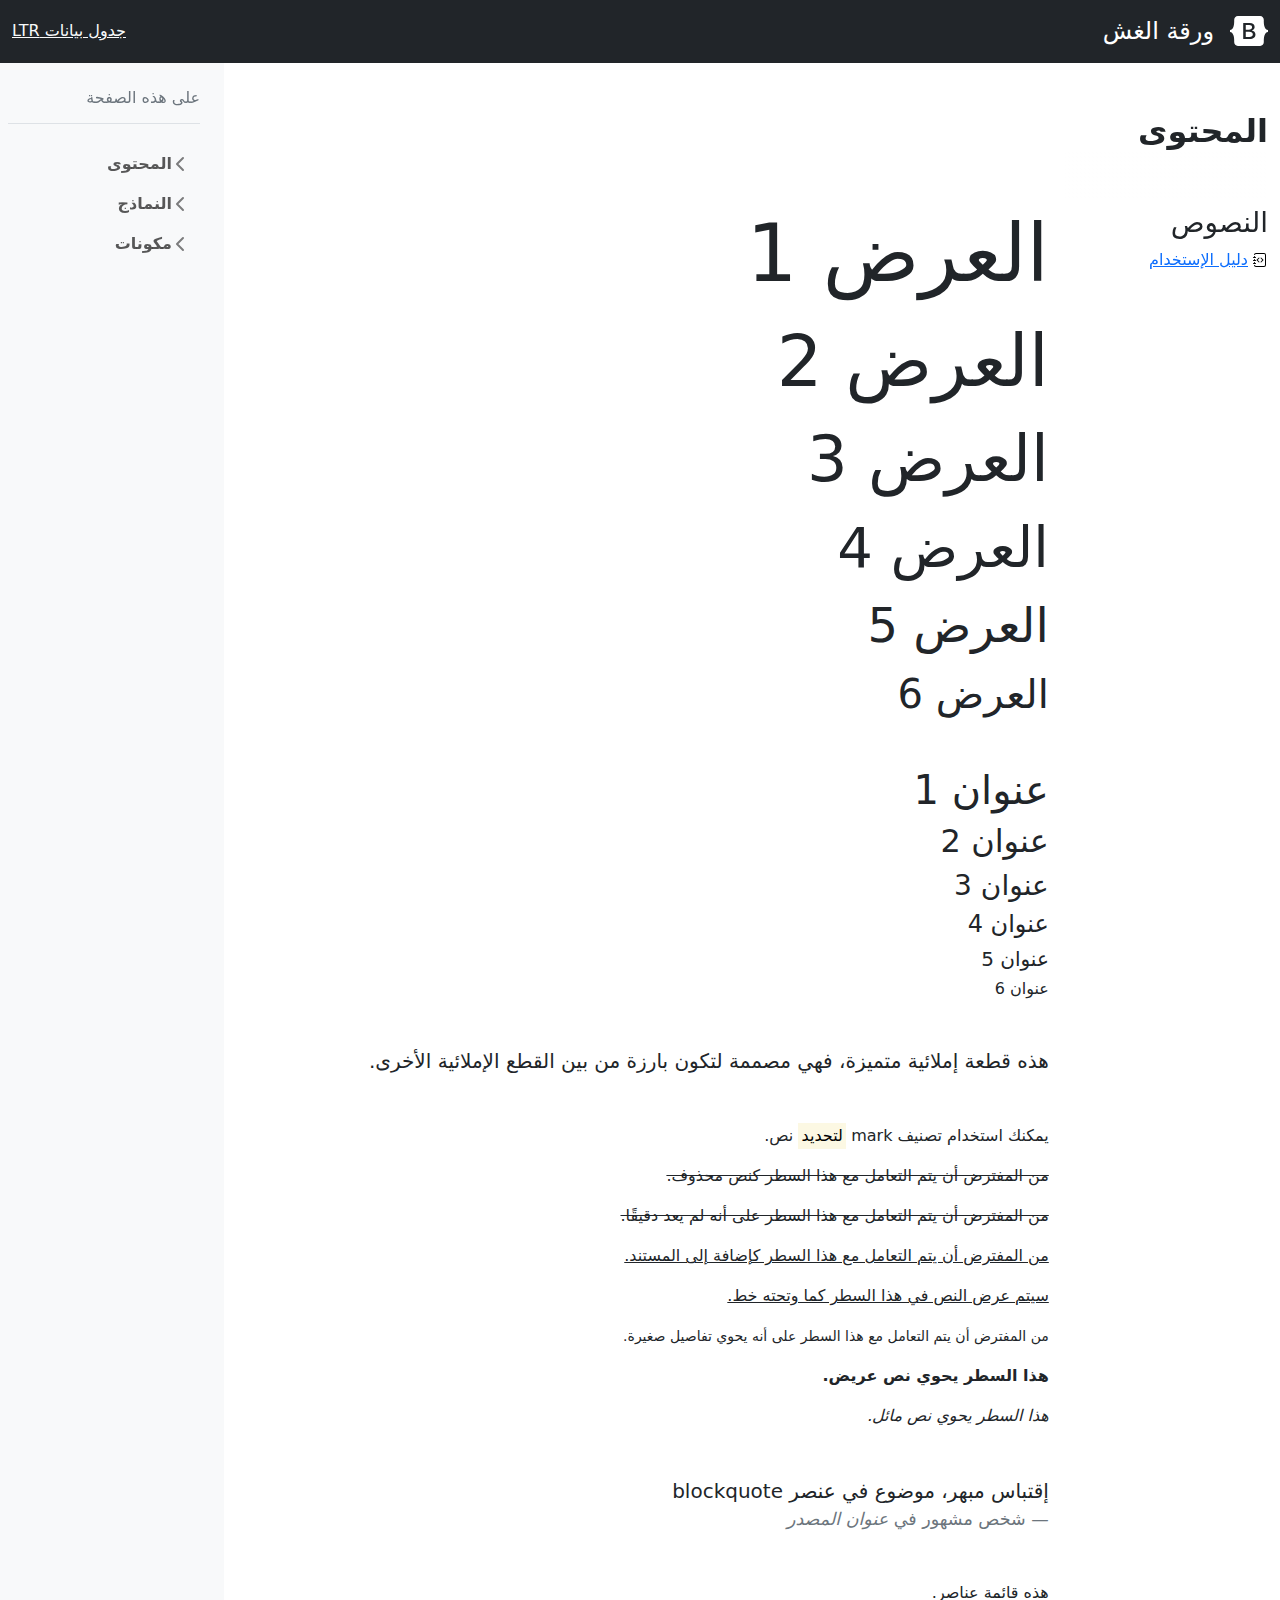
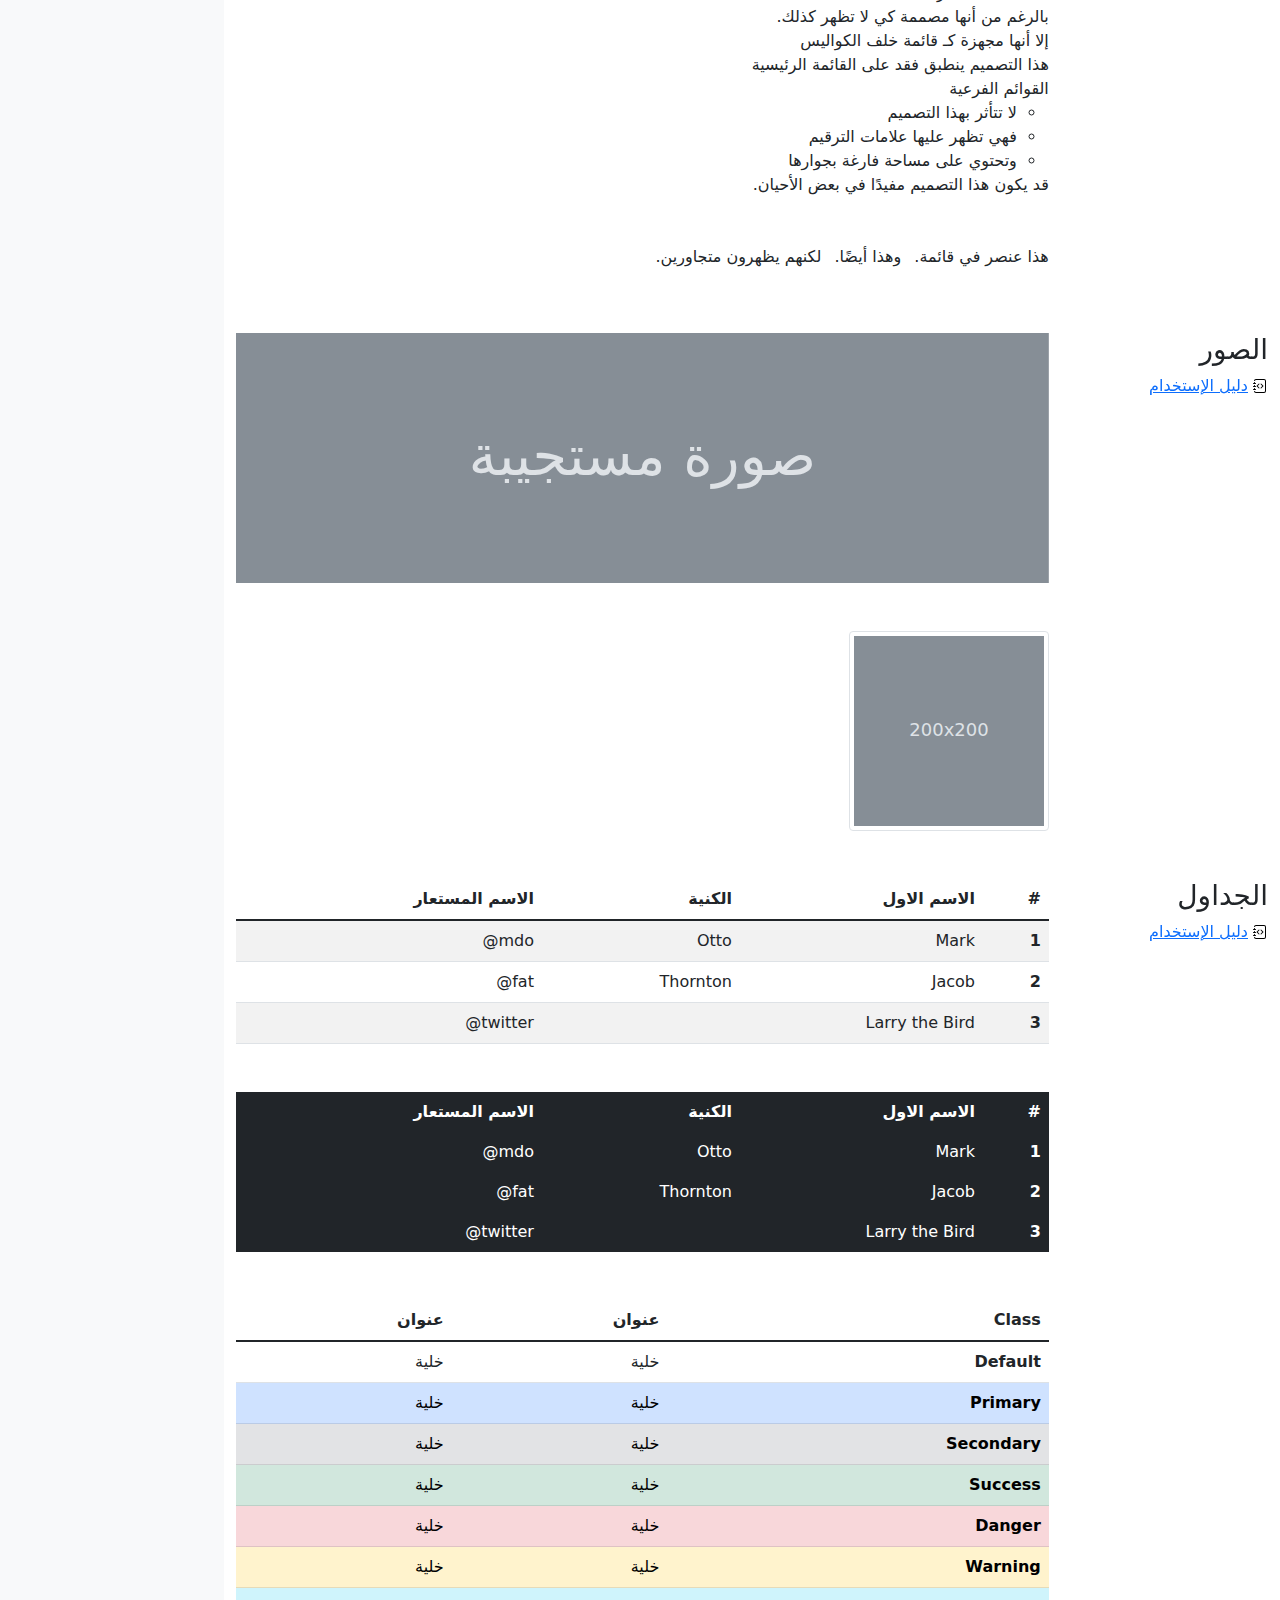
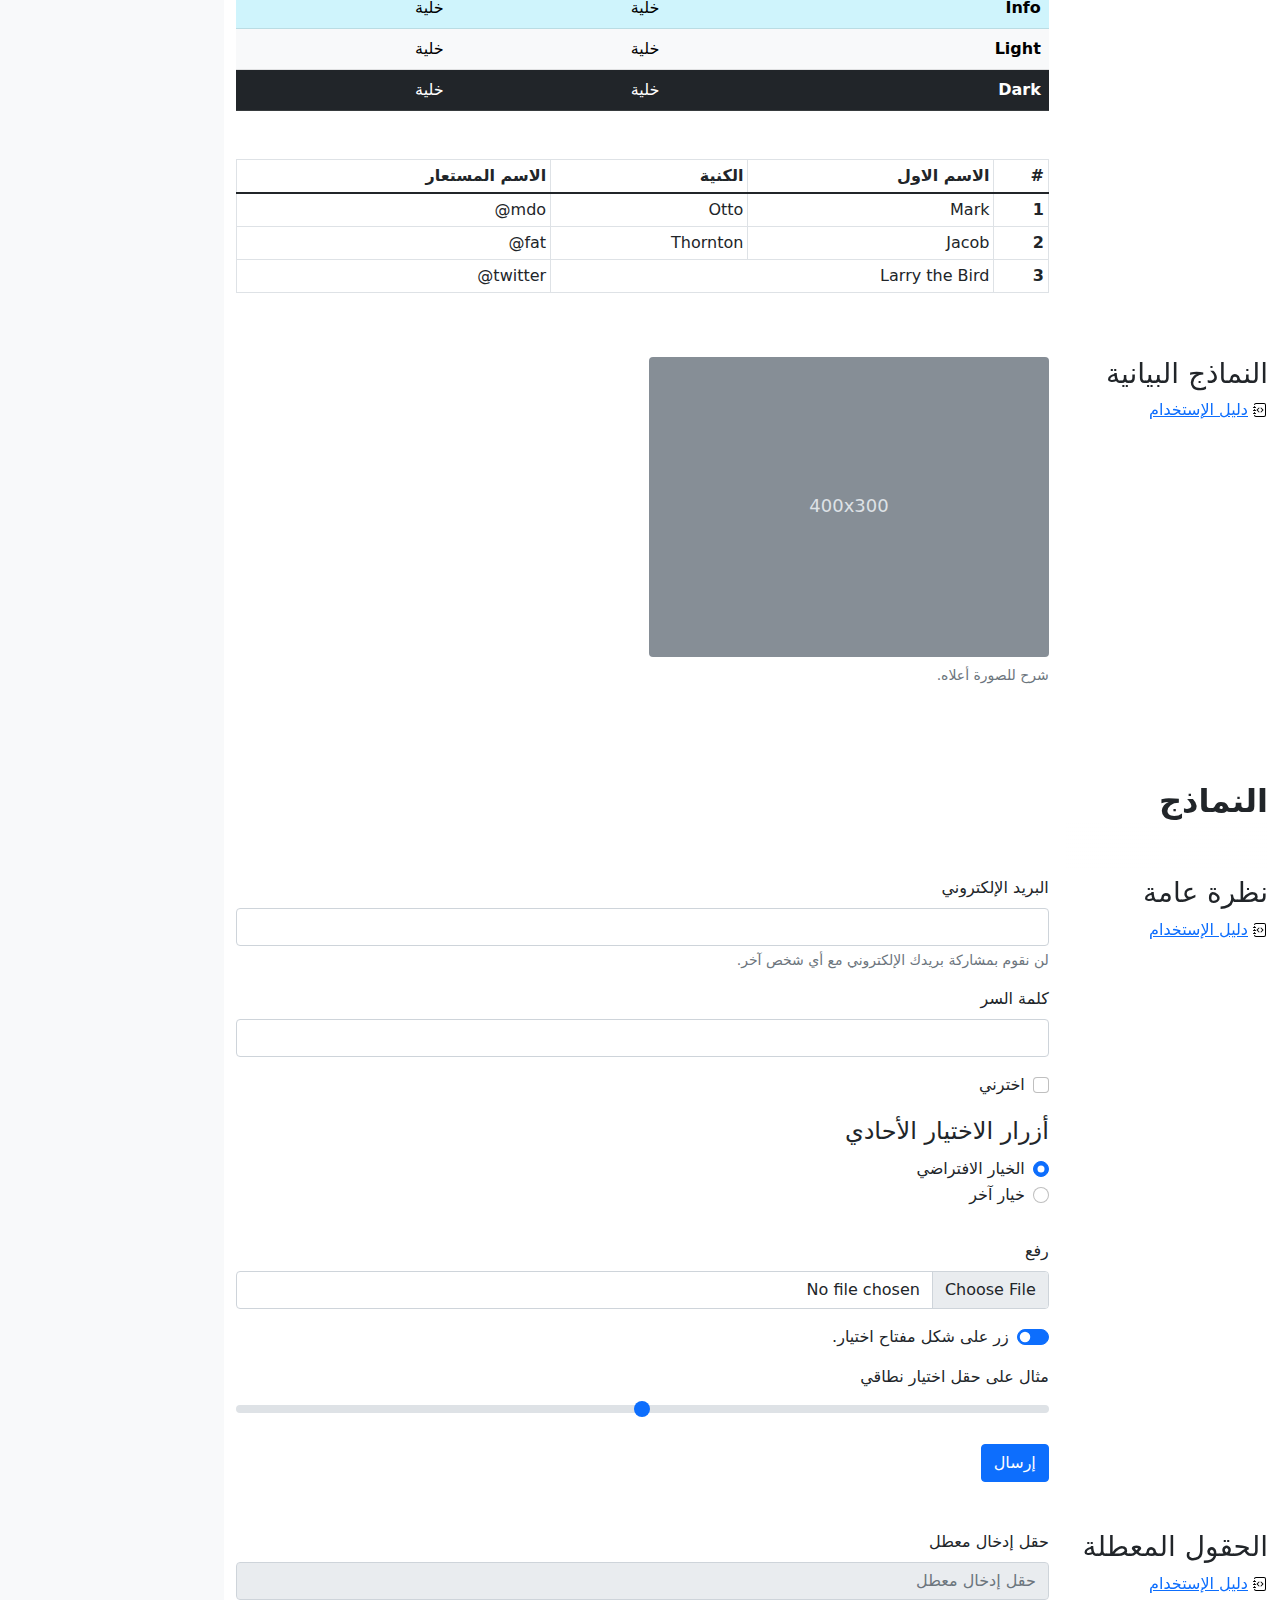
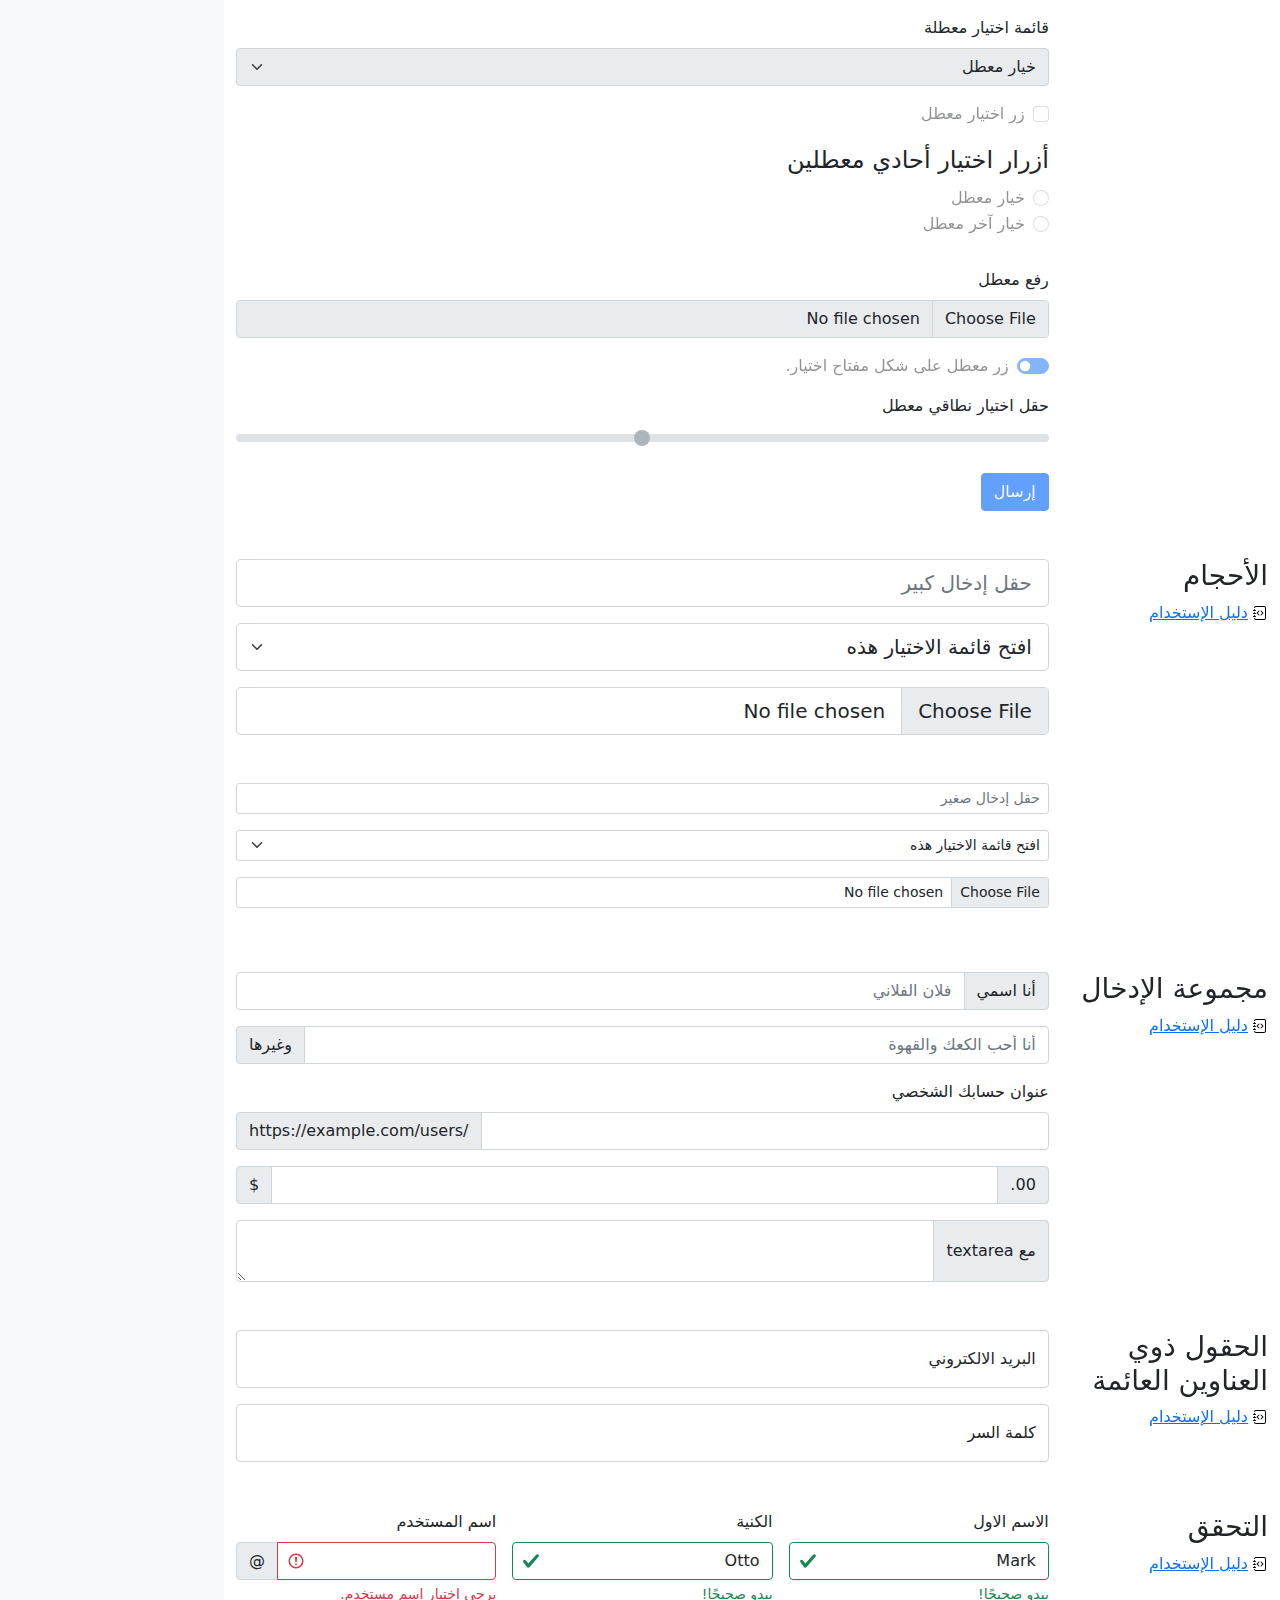
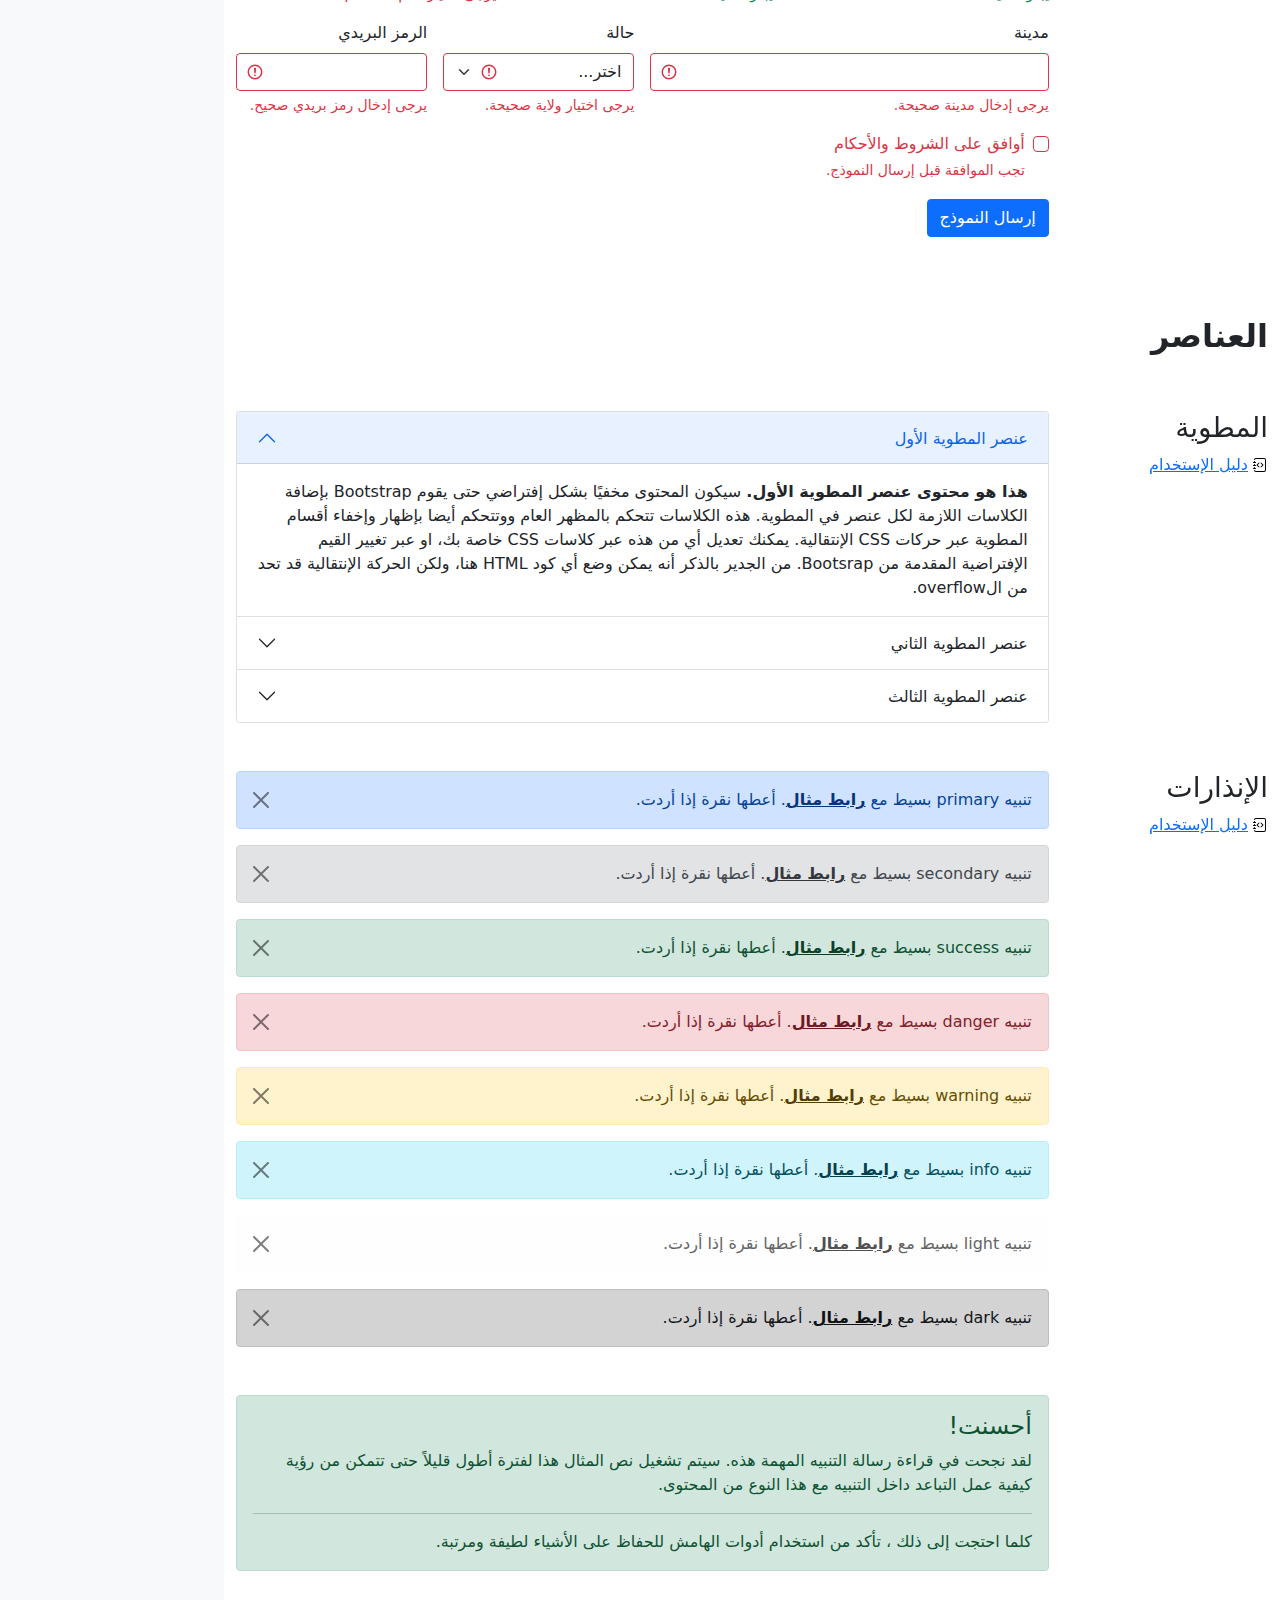
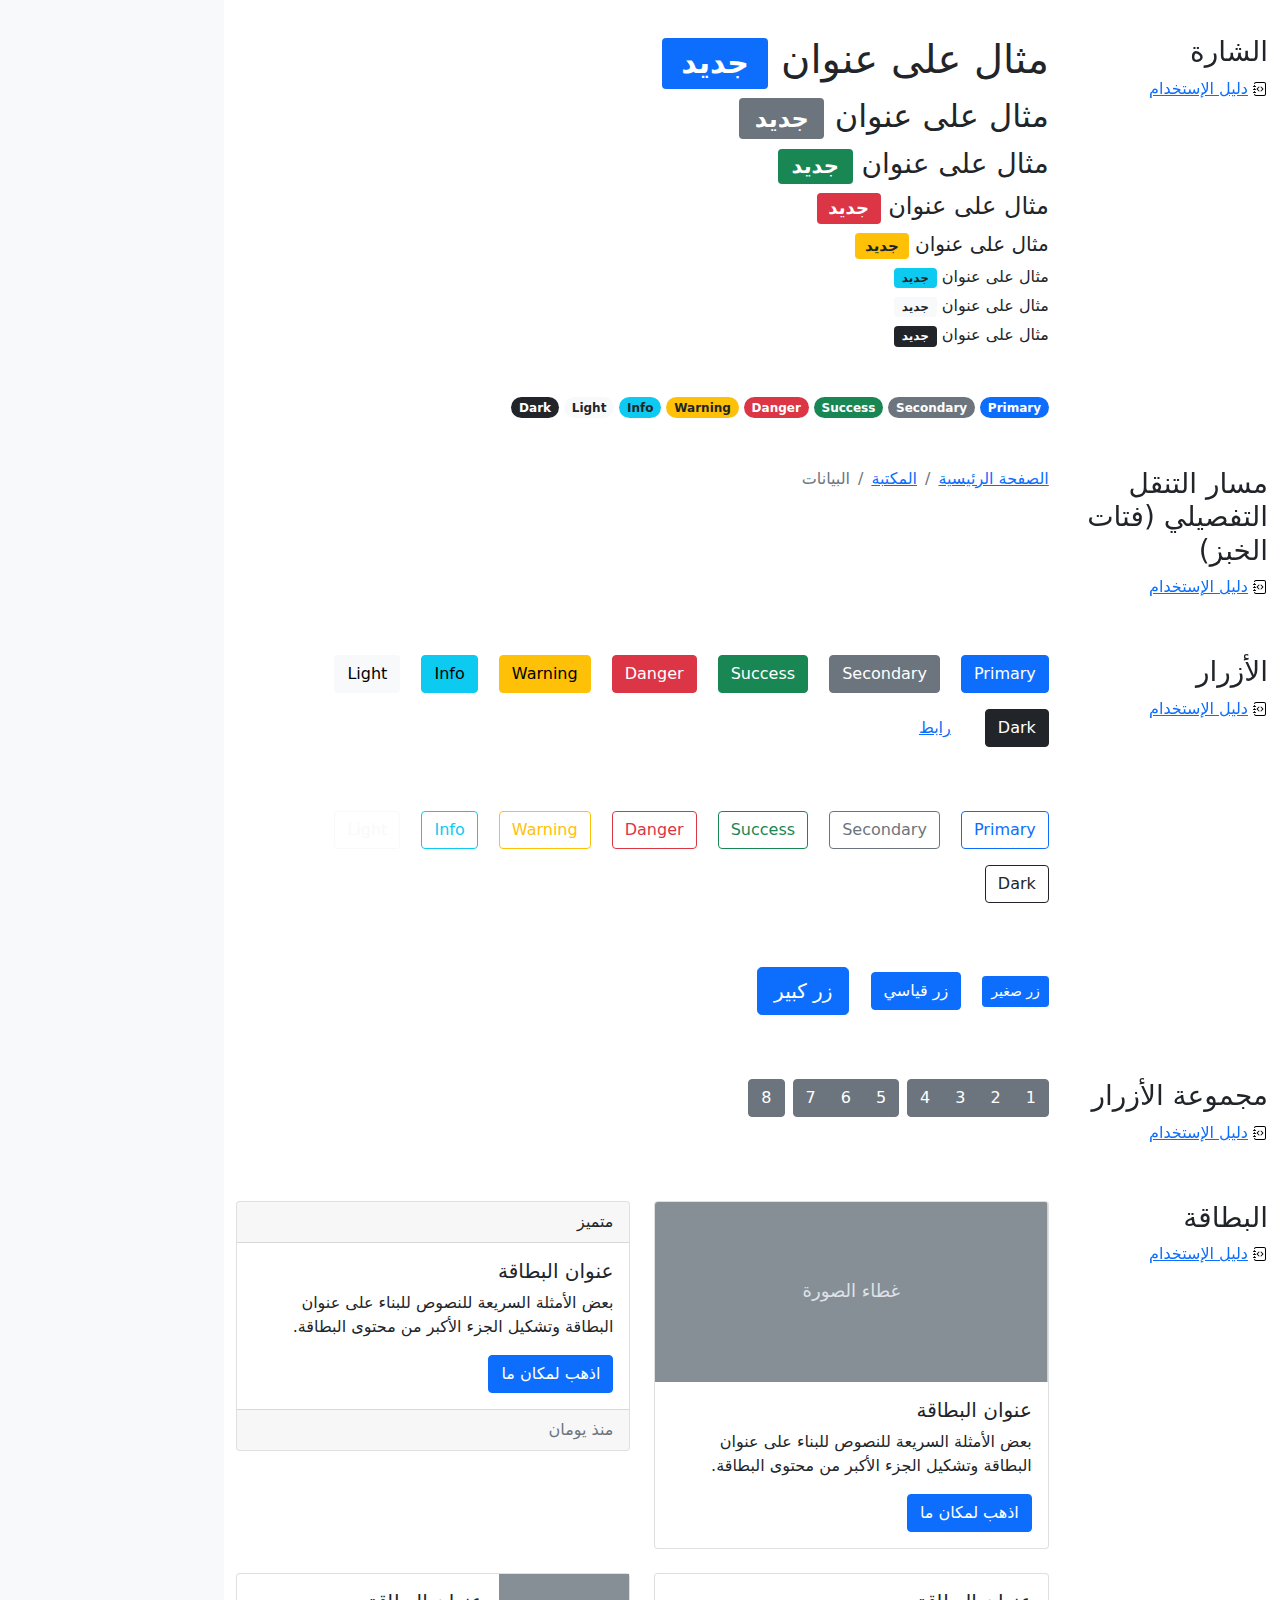
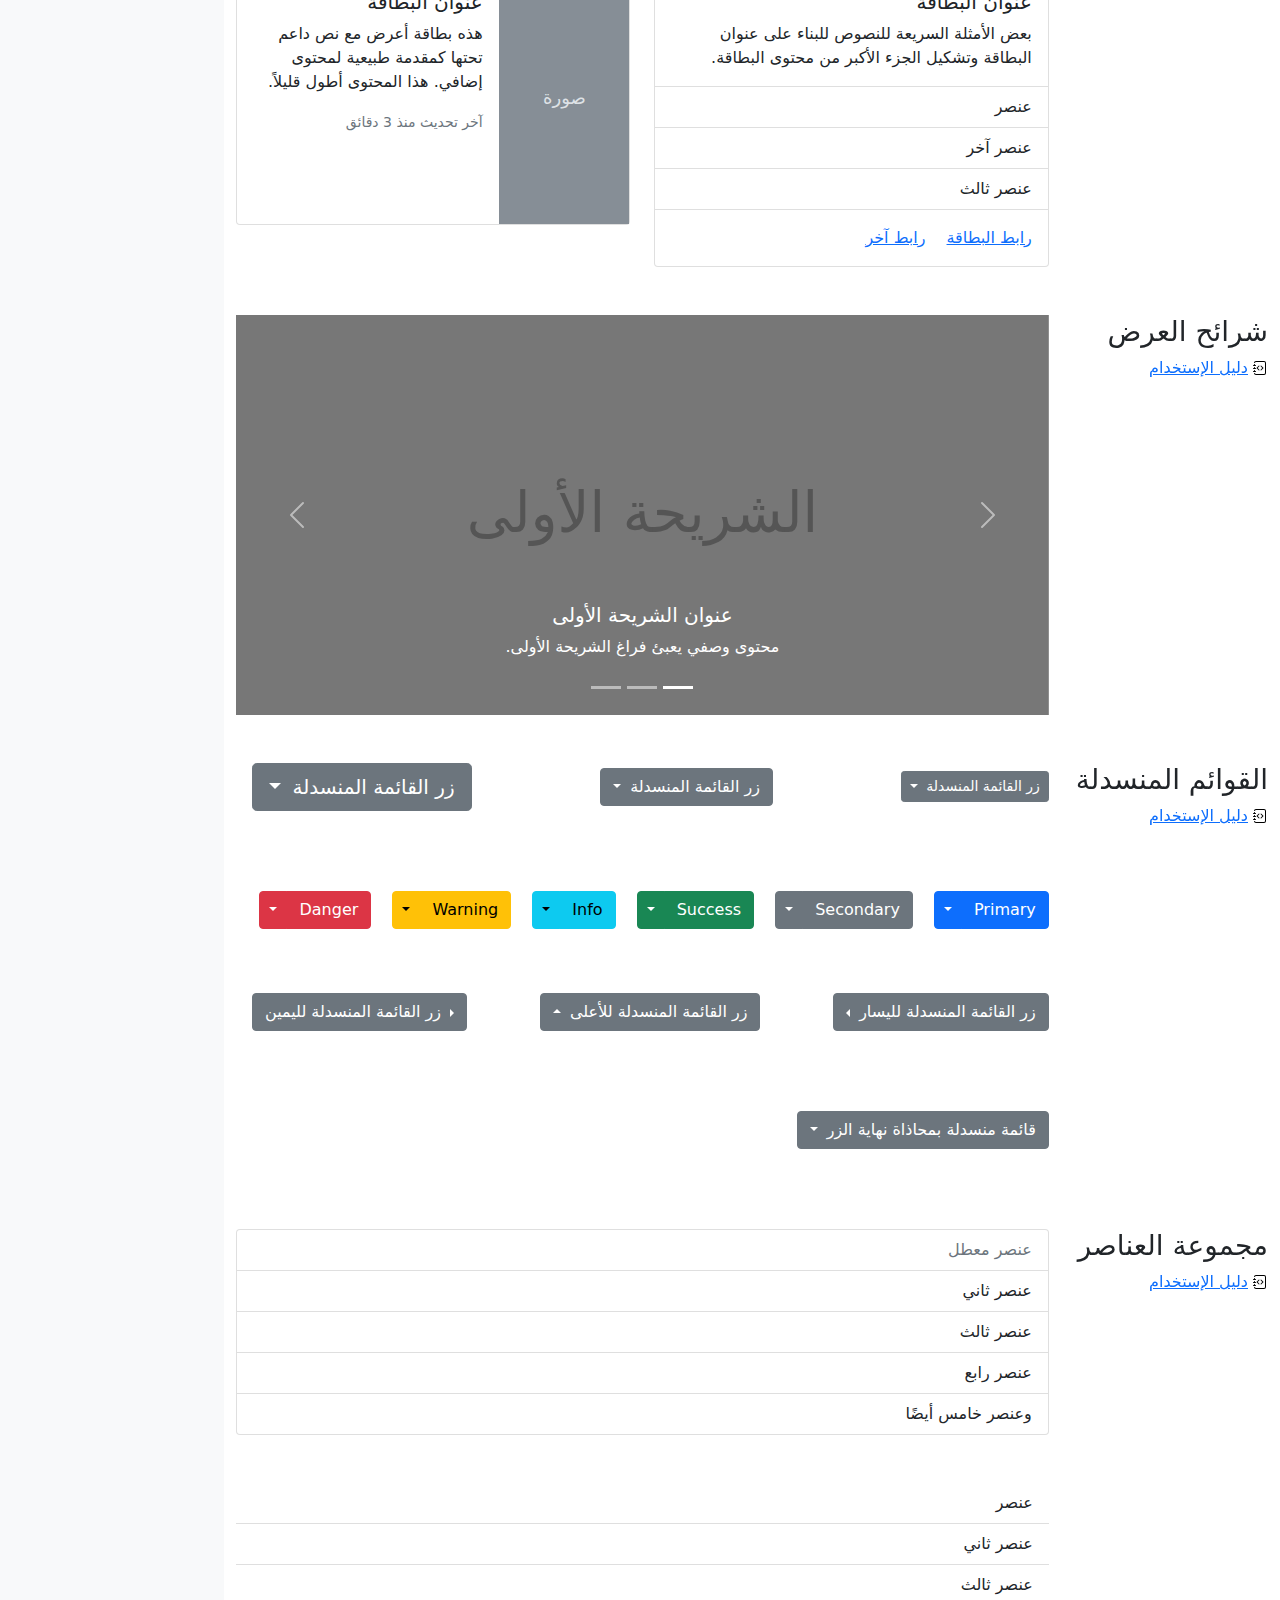
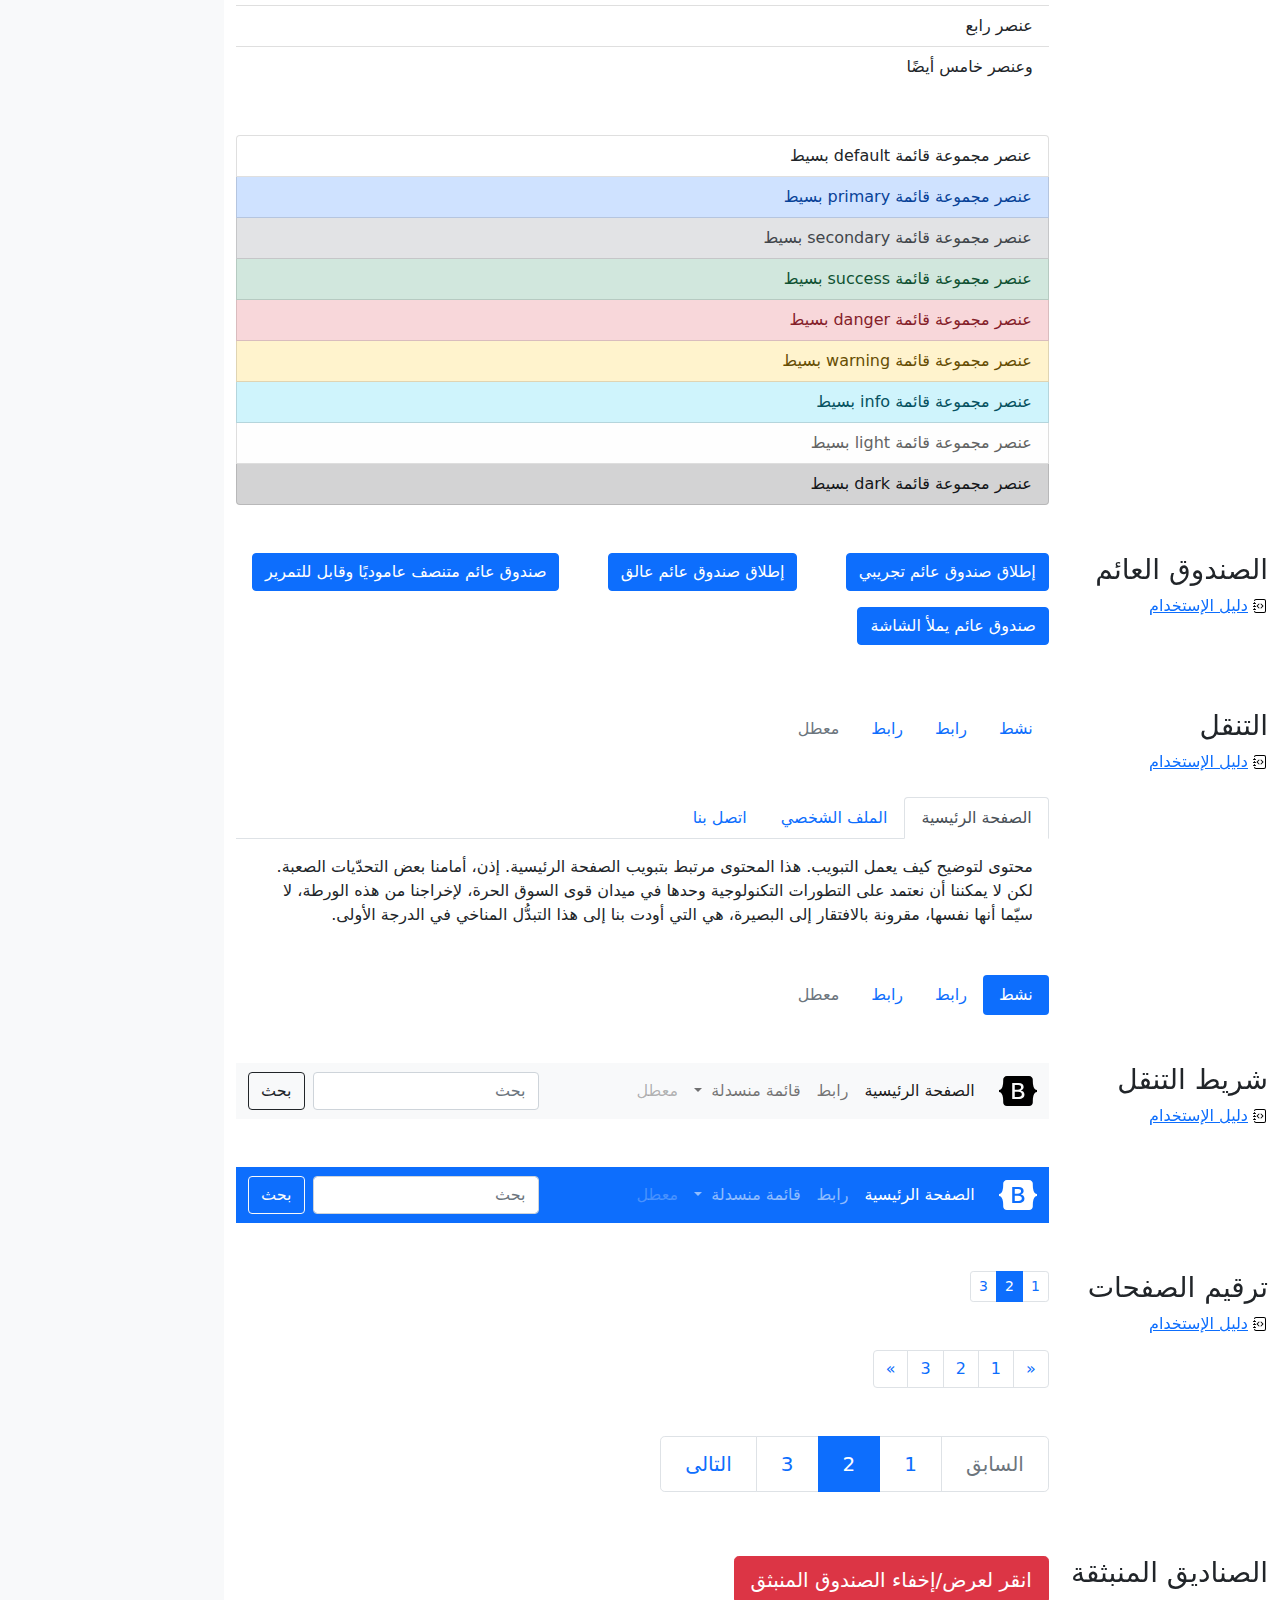
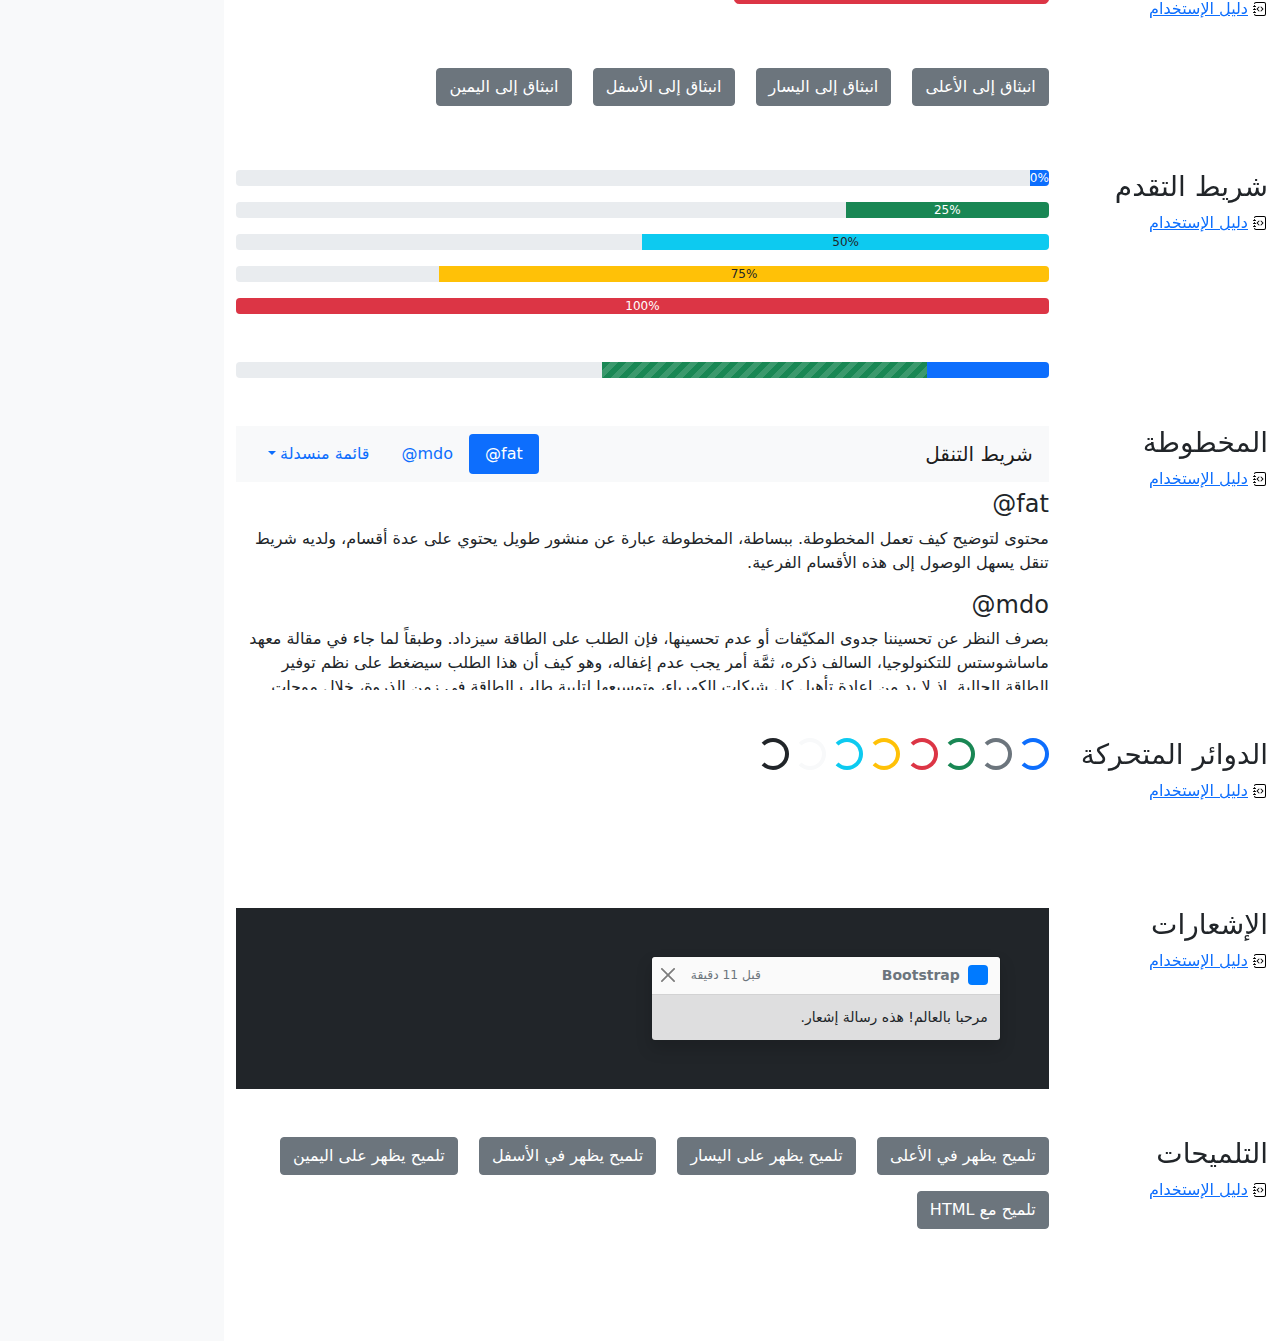
<file: bootstrap-5.1.3-examples/cheatsheet-rtl/index.html>
<!doctype html>
<html lang="ar" dir="rtl">
  <head>
    <meta charset="utf-8">
    <meta name="viewport" content="width=device-width, initial-scale=1">
    <meta name="description" content="">
    <meta name="author" content="Mark Otto, Jacob Thornton, and Bootstrap contributors">
    <meta name="generator" content="Hugo 0.88.1">
    <title>ورقة الغش · Bootstrap v5.1</title>

    <link rel="canonical" href="https://getbootstrap.com/docs/5.1/examples/cheatsheet-rtl/">

    

    <!-- Bootstrap core CSS -->
<link href="../assets/dist/css/bootstrap.rtl.min.css" rel="stylesheet">

    <style>
      .bd-placeholder-img {
        font-size: 1.125rem;
        text-anchor: middle;
        -webkit-user-select: none;
        -moz-user-select: none;
        user-select: none;
      }

      @media (min-width: 768px) {
        .bd-placeholder-img-lg {
          font-size: 3.5rem;
        }
      }
    </style>

    
    <!-- Custom styles for this template -->
    <link href="../cheatsheet/cheatsheet.rtl.css" rel="stylesheet">
  </head>
  <body class="bg-light">
    
<header class="bd-header bg-dark py-3 d-flex align-items-stretch border-bottom border-dark">
  <div class="container-fluid d-flex align-items-center">
    <h1 class="d-flex align-items-center fs-4 text-white mb-0">
      <img src="../assets/brand/bootstrap-logo-white.svg" width="38" height="30" class="me-3" alt="Bootstrap">
      ورقة الغش
    </h1>
    <a href="../examples/cheatsheet/" class="ms-auto link-light" hreflang="en">جدول بيانات LTR</a>
  </div>
</header>
<aside class="bd-aside sticky-xl-top text-muted align-self-start mb-3 mb-xl-5 px-2">
  <h2 class="h6 pt-4 pb-3 mb-4 border-bottom">على هذه الصفحة</h2>
  <nav class="small" id="toc">
    <ul class="list-unstyled">
      <li class="my-2">
        <button class="btn d-inline-flex align-items-center collapsed" data-bs-toggle="collapse" aria-expanded="false" data-bs-target="#contents-collapse" aria-controls="contents-collapse">المحتوى</button>
        <ul class="list-unstyled ps-3 collapse" id="contents-collapse">
          <li><a class="d-inline-flex align-items-center rounded" href="#typography">النصوص</a></li>
          <li><a class="d-inline-flex align-items-center rounded" href="#images">الصور</a></li>
          <li><a class="d-inline-flex align-items-center rounded" href="#tables">الجداول</a></li>
          <li><a class="d-inline-flex align-items-center rounded" href="#figures">النماذج البيانية</a></li>
        </ul>
      </li>
      <li class="my-2">
        <button class="btn d-inline-flex align-items-center collapsed" data-bs-toggle="collapse" aria-expanded="false" data-bs-target="#forms-collapse" aria-controls="forms-collapse">النماذج</button>
        <ul class="list-unstyled ps-3 collapse" id="forms-collapse">
          <li><a class="d-inline-flex align-items-center rounded" href="#overview">نظرة عامة</a></li>
          <li><a class="d-inline-flex align-items-center rounded" href="#disabled-forms">الحقول المعطلة</a></li>
          <li><a class="d-inline-flex align-items-center rounded" href="#sizing">الأحجام</a></li>
          <li><a class="d-inline-flex align-items-center rounded" href="#input-group">مجموعة الإدخال</a></li>
          <li><a class="d-inline-flex align-items-center rounded" href="#floating-labels">الحقول ذوي العناوين العائمة</a></li>
          <li><a class="d-inline-flex align-items-center rounded" href="#validation">التحقق</a></li>
        </ul>
      </li>
      <li class="my-2">
        <button class="btn d-inline-flex align-items-center collapsed" data-bs-toggle="collapse" aria-expanded="false" data-bs-target="#components-collapse" aria-controls="components-collapse">مكونات</button>
        <ul class="list-unstyled ps-3 collapse" id="components-collapse">
          <li><a class="d-inline-flex align-items-center rounded" href="#accordion">المطوية</a></li>
          <li><a class="d-inline-flex align-items-center rounded" href="#alerts">الإنذارات</a></li>
          <li><a class="d-inline-flex align-items-center rounded" href="#badge">الشارة</a></li>
          <li><a class="d-inline-flex align-items-center rounded" href="#breadcrumb">مسار التنقل التفصيلي</a></li>
          <li><a class="d-inline-flex align-items-center rounded" href="#buttons">الأزرار</a></li>
          <li><a class="d-inline-flex align-items-center rounded" href="#button-group">مجموعة الأزرار</a></li>
          <li><a class="d-inline-flex align-items-center rounded" href="#card">البطاقة</a></li>
          <li><a class="d-inline-flex align-items-center rounded" href="#carousel">شرائح العرض</a></li>
          <li><a class="d-inline-flex align-items-center rounded" href="#dropdowns">القوائم المنسدلة</a></li>
          <li><a class="d-inline-flex align-items-center rounded" href="#list-group">مجموعة العناصر</a></li>
          <li><a class="d-inline-flex align-items-center rounded" href="#modal">الصندوق العائم</a></li>
          <li><a class="d-inline-flex align-items-center rounded" href="#navs">التنقل</a></li>
          <li><a class="d-inline-flex align-items-center rounded" href="#navbar">شريط التنقل</a></li>
          <li><a class="d-inline-flex align-items-center rounded" href="#pagination">ترقيم الصفحات</a></li>
          <li><a class="d-inline-flex align-items-center rounded" href="#popovers">الصناديق المنبثقة</a></li>
          <li><a class="d-inline-flex align-items-center rounded" href="#progress">شريط التقدم</a></li>
          <li><a class="d-inline-flex align-items-center rounded" href="#scrollspy">المخطوطة</a></li>
          <li><a class="d-inline-flex align-items-center rounded" href="#spinners">الدوائر المتحركة</a></li>
          <li><a class="d-inline-flex align-items-center rounded" href="#toasts">الإشعارات</a></li>
          <li><a class="d-inline-flex align-items-center rounded" href="#tooltips">التلميحات</a></li>
        </ul>
      </li>
    </ul>
  </nav>
</aside>
<div class="bd-cheatsheet container-fluid bg-body">
  <section id="content">
    <h2 class="sticky-xl-top fw-bold pt-3 pt-xl-5 pb-2 pb-xl-3">المحتوى</h2>

    <article class="my-3" id="typography">
      <div class="bd-heading sticky-xl-top align-self-start mt-5 mb-3 mt-xl-0 mb-xl-2">
        <h3>النصوص</h3>
        <a class="d-flex align-items-center" hreflang="en" href="../content/typography/">دليل الإستخدام</a>
      </div>

      <div>
        <div class="bd-example">
        <p class="display-1">العرض 1</p>
        <p class="display-2">العرض 2</p>
        <p class="display-3">العرض 3</p>
        <p class="display-4">العرض 4</p>
        <p class="display-5">العرض 5</p>
        <p class="display-6">العرض 6</p>
        </div>

        <div class="bd-example">
        <p class="h1">عنوان 1</p>
        <p class="h2">عنوان 2</p>
        <p class="h3">عنوان 3</p>
        <p class="h4">عنوان 4</p>
        <p class="h5">عنوان 5</p>
        <p class="h6">عنوان 6</p>
        </div>

        <div class="bd-example">
        <p class="lead">
          هذه قطعة إملائية متميزة، فهي مصممة لتكون بارزة من بين القطع الإملائية الأخرى.
        </p>
        </div>

        <div class="bd-example">
        <p>يمكنك استخدام تصنيف mark <mark>لتحديد</mark> نص.</p>
        <p><del>من المفترض أن يتم التعامل مع هذا السطر كنص محذوف.</del></p>
        <p><s>من المفترض أن يتم التعامل مع هذا السطر على أنه لم يعد دقيقًا.</s></p>
        <p><ins>من المفترض أن يتم التعامل مع هذا السطر كإضافة إلى المستند.</ins></p>
        <p><u>سيتم عرض النص في هذا السطر كما وتحته خط.</u></p>
        <p><small>من المفترض أن يتم التعامل مع هذا السطر على أنه يحوي تفاصيل صغيرة.</small></p>
        <p><strong>هذا السطر يحوي نص عريض.</strong></p>
        <p><em>هذا السطر يحوي نص مائل.</em></p>
        </div>

        <div class="bd-example">
        <blockquote class="blockquote">
          <p>إقتباس مبهر، موضوع في عنصر blockquote</p>
          <footer class="blockquote-footer">شخص مشهور في <cite title= "عنوان المصدر"> عنوان المصدر </cite></footer>
        </blockquote>
        </div>

        <div class="bd-example">
        <ul class="list-unstyled">
          <li>هذه قائمة عناصر.</li>
          <li>بالرغم من أنها مصممة كي لا تظهر كذلك.</li>
          <li>إلا أنها مجهزة كـ قائمة خلف الكواليس</li>
          <li>هذا التصميم ينطبق فقد على القائمة الرئيسية</li>
          <li>القوائم الفرعية
            <ul>
              <li>لا تتأثر بهذا التصميم</li>
              <li>فهي تظهر عليها علامات الترقيم</li>
              <li>وتحتوي على مساحة فارغة بجوارها</li>
            </ul>
          </li>
          <li>قد يكون هذا التصميم مفيدًا في بعض الأحيان.</li>
        </ul>
        </div>

        <div class="bd-example">
        <ul class="list-inline">
          <li class="list-inline-item">هذا عنصر في قائمة.</li>
          <li class="list-inline-item">وهذا أيضًا.</li>
          <li class="list-inline-item">لكنهم يظهرون متجاورين.</li>
        </ul>
        </div>
      </div>
    </article>
    <article class="my-3" id="images">
      <div class="bd-heading sticky-xl-top align-self-start mt-5 mb-3 mt-xl-0 mb-xl-2">
        <h3>الصور</h3>
        <a class="d-flex align-items-center" hreflang="en" href="../content/images/">دليل الإستخدام</a>
      </div>

      <div>
        <div class="bd-example">
        <svg class="bd-placeholder-img bd-placeholder-img-lg img-fluid" width="100%" height="250" xmlns="http://www.w3.org/2000/svg" role="img" aria-label="Placeholder: صورة مستجيبة" preserveAspectRatio="xMidYMid slice" focusable="false"><title>Placeholder</title><rect width="100%" height="100%" fill="#868e96"/><text x="50%" y="50%" fill="#dee2e6" dy=".3em">صورة مستجيبة</text></svg>

        </div>

        <div class="bd-example">
        <svg class="bd-placeholder-img img-thumbnail" width="200" height="200" xmlns="http://www.w3.org/2000/svg" role="img" aria-label="صورة عنصر نائب مربع عام مع حدود بيضاء حولها ، مما يجعلها تشبه صورة تم التقاطها بكاميرا فورية قديمة: 200x200" preserveAspectRatio="xMidYMid slice" focusable="false"><title>صورة عنصر نائب مربع عام مع حدود بيضاء حولها ، مما يجعلها تشبه صورة تم التقاطها بكاميرا فورية قديمة</title><rect width="100%" height="100%" fill="#868e96"/><text x="50%" y="50%" fill="#dee2e6" dy=".3em">200x200</text></svg>

        </div>
      </div>
    </article>
    <article class="my-3" id="tables">
      <div class="bd-heading sticky-xl-top align-self-start mt-5 mb-3 mt-xl-0 mb-xl-2">
        <h3>الجداول</h3>
        <a class="d-flex align-items-center" hreflang="en" href="../content/tables/">دليل الإستخدام</a>
      </div>

      <div>
        <div class="bd-example">
        <table class="table table-striped">
          <thead>
          <tr>
            <th scope="col">#</th>
            <th scope="col">الاسم الاول</th>
            <th scope="col">الكنية</th>
            <th scope="col">الاسم المستعار</th>
          </tr>
          </thead>
          <tbody>
          <tr>
            <th scope="row">1</th>
            <td>Mark</td>
            <td>Otto</td>
            <td><bdo lang="en" dir="ltr">@mdo</bdo></td>
          </tr>
          <tr>
            <th scope="row">2</th>
            <td>Jacob</td>
            <td>Thornton</td>
            <td><bdo lang="en" dir="ltr">@fat</bdo></td>
          </tr>
          <tr>
            <th scope="row">3</th>
            <td colspan="2">Larry the Bird</td>
            <td><bdo lang="en" dir="ltr">@twitter</bdo></td>
          </tr>
          </tbody>
        </table>
        </div>

        <div class="bd-example">
        <table class="table table-dark table-borderless">
          <thead>
          <tr>
            <th scope="col">#</th>
            <th scope="col">الاسم الاول</th>
            <th scope="col">الكنية</th>
            <th scope="col">الاسم المستعار</th>
          </tr>
          </thead>
          <tbody>
          <tr>
            <th scope="row">1</th>
            <td>Mark</td>
            <td>Otto</td>
            <td><bdo lang="en" dir="ltr">@mdo</bdo></td>
          </tr>
          <tr>
            <th scope="row">2</th>
            <td>Jacob</td>
            <td>Thornton</td>
            <td><bdo lang="en" dir="ltr">@fat</bdo></td>
          </tr>
          <tr>
            <th scope="row">3</th>
            <td colspan="2">Larry the Bird</td>
            <td><bdo lang="en" dir="ltr">@twitter</bdo></td>
          </tr>
          </tbody>
        </table>
        </div>

        <div class="bd-example">
        <table class="table table-hover">
          <thead>
          <tr>
            <th scope="col">Class</th>
            <th scope="col">عنوان</th>
            <th scope="col">عنوان</th>
          </tr>
          </thead>
          <tbody>
          <tr>
            <th scope="row">Default</th>
            <td>خلية</td>
            <td>خلية</td>
          </tr>
          
          <tr class="table-primary">
            <th scope="row">Primary</th>
            <td>خلية</td>
            <td>خلية</td>
          </tr>
          <tr class="table-secondary">
            <th scope="row">Secondary</th>
            <td>خلية</td>
            <td>خلية</td>
          </tr>
          <tr class="table-success">
            <th scope="row">Success</th>
            <td>خلية</td>
            <td>خلية</td>
          </tr>
          <tr class="table-danger">
            <th scope="row">Danger</th>
            <td>خلية</td>
            <td>خلية</td>
          </tr>
          <tr class="table-warning">
            <th scope="row">Warning</th>
            <td>خلية</td>
            <td>خلية</td>
          </tr>
          <tr class="table-info">
            <th scope="row">Info</th>
            <td>خلية</td>
            <td>خلية</td>
          </tr>
          <tr class="table-light">
            <th scope="row">Light</th>
            <td>خلية</td>
            <td>خلية</td>
          </tr>
          <tr class="table-dark">
            <th scope="row">Dark</th>
            <td>خلية</td>
            <td>خلية</td>
          </tr>
          </tbody>
        </table>
        </div>

        <div class="bd-example">
        <table class="table table-sm table-bordered">
          <thead>
          <tr>
            <th scope="col">#</th>
            <th scope="col">الاسم الاول</th>
            <th scope="col">الكنية</th>
            <th scope="col">الاسم المستعار</th>
          </tr>
          </thead>
          <tbody>
          <tr>
            <th scope="row">1</th>
            <td>Mark</td>
            <td>Otto</td>
            <td><bdo lang="en" dir="ltr">@mdo</bdo></td>
          </tr>
          <tr>
            <th scope="row">2</th>
            <td>Jacob</td>
            <td>Thornton</td>
            <td><bdo lang="en" dir="ltr">@fat</bdo></td>
          </tr>
          <tr>
            <th scope="row">3</th>
            <td colspan="2">Larry the Bird</td>
            <td><bdo lang="en" dir="ltr">@twitter</bdo></td>
          </tr>
          </tbody>
        </table>
        </div>
      </div>
    </article>
    <article class="my-3" id="figures">
      <div class="bd-heading sticky-xl-top align-self-start mt-5 mb-3 mt-xl-0 mb-xl-2">
        <h3>النماذج البيانية</h3>
        <a class="d-flex align-items-center" hreflang="en" href="../content/figures/">دليل الإستخدام</a>
      </div>

      <div>
        <div class="bd-example">
        <figure class="figure">
          <svg class="bd-placeholder-img figure-img img-fluid rounded" width="400" height="300" xmlns="http://www.w3.org/2000/svg" role="img" aria-label="Placeholder: 400x300" preserveAspectRatio="xMidYMid slice" focusable="false"><title>Placeholder</title><rect width="100%" height="100%" fill="#868e96"/><text x="50%" y="50%" fill="#dee2e6" dy=".3em">400x300</text></svg>

          <figcaption class="figure-caption">شرح للصورة أعلاه.</figcaption>
        </figure>
        </div>
      </div>
    </article>
  </section>

  <section id="forms">
    <h2 class="sticky-xl-top fw-bold pt-3 pt-xl-5 pb-2 pb-xl-3">النماذج</h2>

    <article class="my-3" id="overview">
      <div class="bd-heading sticky-xl-top align-self-start mt-5 mb-3 mt-xl-0 mb-xl-2">
        <h3>نظرة عامة</h3>
        <a class="d-flex align-items-center" hreflang="en" href="../forms/overview/">دليل الإستخدام</a>
      </div>

      <div>
        <div class="bd-example">
        <form>
          <div class="mb-3">
            <label for="exampleInputEmail1" class="form-label">البريد الإلكتروني</label>
            <input type="email" class="form-control" id="exampleInputEmail1" aria-describedby="emailHelp">
            <div id="emailHelp" class="form-text">لن نقوم بمشاركة بريدك الإلكتروني مع أي شخص آخر.</div>
          </div>
          <div class="mb-3">
            <label for="exampleInputPassword1" class="form-label">كلمة السر</label>
            <input type="password" class="form-control" id="exampleInputPassword1">
          </div>
          <div class="mb-3 form-check">
            <input type="checkbox" class="form-check-input" id="exampleCheck1">
            <label class="form-check-label" for="exampleCheck1">اخترني</label>
          </div>
          <fieldset class="mb-3">
            <legend>أزرار الاختيار الأحادي</legend>
            <div class="form-check">
              <input type="radio" name="radios" class="form-check-input" id="exampleRadio1" checked>
              <label class="form-check-label" for="exampleRadio1">الخيار الافتراضي</label>
            </div>
            <div class="mb-3 form-check">
              <input type="radio" name="radios" class="form-check-input" id="exampleRadio2">
              <label class="form-check-label" for="exampleRadio2">خيار آخر</label>
            </div>
          </fieldset>
          <div class="mb-3">
            <label class="form-label" for="customFile">رفع</label>
            <input type="file" class="form-control" id="customFile">
          </div>
          <div class="mb-3 form-check form-switch">
            <input class="form-check-input" type="checkbox" role="switch" id="flexSwitchCheckChecked" checked>
            <label class="form-check-label" for="flexSwitchCheckChecked">زر على شكل مفتاح اختيار.</label>
          </div>
          <div class="mb-3">
            <label for="customRange3" class="form-label">مثال على حقل اختيار نطاقي</label>
            <input type="range" class="form-range" min="0" max="5" step="0.5" id="customRange3">
          </div>
          <button type="submit" class="btn btn-primary">إرسال</button>
        </form>
        </div>
      </div>
    </article>
    <article class="my-3" id="disabled-forms">
      <div class="bd-heading sticky-xl-top align-self-start mt-5 mb-3 mt-xl-0 mb-xl-2">
        <h3>الحقول المعطلة</h3>
        <a class="d-flex align-items-center" hreflang="en" href="../forms/overview/#disabled-forms">دليل الإستخدام</a>
      </div>

      <div>
        <div class="bd-example">
        <form>
          <fieldset disabled aria-label="مثال على مجموعة الحقول المعطلة">
            <div class="mb-3">
              <label for="disabledTextInput" class="form-label">حقل إدخال معطل</label>
              <input type="text" id="disabledTextInput" class="form-control" placeholder="حقل إدخال معطل">
            </div>
            <div class="mb-3">
              <label for="disabledSelect" class="form-label">قائمة اختيار معطلة</label>
              <select id="disabledSelect" class="form-select">
                <option>خيار معطل</option>
              </select>
            </div>
            <div class="mb-3">
              <div class="form-check">
                <input class="form-check-input" type="checkbox" id="disabledFieldsetCheck" disabled>
                <label class="form-check-label" for="disabledFieldsetCheck">
                  زر اختيار معطل
                </label>
              </div>
            </div>
            <fieldset class="mb-3">
              <legend>أزرار اختيار أحادي معطلين</legend>
              <div class="form-check">
                <input type="radio" name="radios" class="form-check-input" id="disabledRadio1" disabled>
                <label class="form-check-label" for="disabledRadio1">خيار معطل</label>
              </div>
              <div class="mb-3 form-check">
                <input type="radio" name="radios" class="form-check-input" id="disabledRadio2" disabled>
                <label class="form-check-label" for="disabledRadio2">خيار آخر معطل</label>
              </div>
            </fieldset>
            <div class="mb-3">
              <label class="form-label" for="disabledCustomFile">رفع معطل</label>
              <input type="file" class="form-control" id="disabledCustomFile" disabled>
            </div>
            <div class="mb-3 form-check form-switch">
              <input class="form-check-input" type="checkbox" role="switch" id="disabledSwitchCheckChecked" checked disabled>
              <label class="form-check-label" for="disabledSwitchCheckChecked">زر معطل على شكل مفتاح اختيار.</label>
            </div>
            <div class="mb-3">
              <label for="disabledRange" class="form-label">حقل اختيار نطاقي معطل</label>
              <input type="range" class="form-range" min="0" max="5" step="0.5" id="disabledRange">
            </div>
            <button type="submit" class="btn btn-primary">إرسال</button>
          </fieldset>
        </form>
        </div>
      </div>
    </article>
    <article class="my-3" id="sizing">
      <div class="bd-heading sticky-xl-top align-self-start mt-5 mb-3 mt-xl-0 mb-xl-2">
        <h3>الأحجام</h3>
        <a class="d-flex align-items-center" hreflang="en" href="../forms/form-control/#sizing">دليل الإستخدام</a>
      </div>

      <div>
        <div class="bd-example">
        <div class="mb-3">
          <input class="form-control form-control-lg" type="text" placeholder="حقل إدخال كبير" aria-label=".form-control-lg مثال">
        </div>
        <div class="mb-3">
          <select class="form-select form-select-lg mb-3" aria-label=".form-select-lg مثال">
            <option selected>افتح قائمة الاختيار هذه</option>
            <option value="1">واحد</option>
            <option value="2">اثنان</option>
            <option value="3">ثلاثة</option>
          </select>
        </div>
        <div class="mb-3">
          <input type="file" class="form-control form-control-lg" aria-label="مثال على إدخال ملف كبير">
        </div>
        </div>

        <div class="bd-example">
        <div class="mb-3">
          <input class="form-control form-control-sm" type="text" placeholder="حقل إدخال صغير" aria-label=".form-control-sm مثال">
        </div>
        <div class="mb-3">
          <select class="form-select form-select-sm" aria-label=".form-select-sm مثال">
            <option selected>افتح قائمة الاختيار هذه</option>
            <option value="1">واحد</option>
            <option value="2">اثنان</option>
            <option value="3">ثلاثة</option>
          </select>
        </div>
        <div class="mb-3">
          <input type="file" class="form-control form-control-sm" aria-label="مثال على إدخال ملف صغير">
        </div>
        </div>
      </div>
    </article>
    <article class="my-3" id="input-group">
      <div class="bd-heading sticky-xl-top align-self-start mt-5 mb-3 mt-xl-0 mb-xl-2">
        <h3>مجموعة الإدخال</h3>
        <a class="d-flex align-items-center" hreflang="en" href="../forms/input-group/">دليل الإستخدام</a>
      </div>

      <div>
        <div class="bd-example">
        <div class="input-group mb-3">
          <span class="input-group-text" id="basic-addon1">أنا اسمي</span>
          <input type="text" class="form-control" placeholder="فلان الفلاني" aria-label="الاسم" aria-describedby="basic-addon1">
        </div>
        <div class="input-group mb-3">
          <input type="text" class="form-control" placeholder="أنا أحب الكعك والقهوة" aria-label="الطعام المفضل" aria-describedby="basic-addon2">
          <span class="input-group-text" id="basic-addon2">وغيرها</span>
        </div>
        <label for="basic-url" class="form-label">عنوان حسابك الشخصي</label>
        <div class="input-group mb-3">
          <input type="text" class="form-control" id="basic-url" aria-describedby="basic-addon3">
          <span class="input-group-text" id="basic-addon3"><bdo lang="en" dir="ltr">https://example.com/users/</bdo></span>
        </div>
        <div class="input-group mb-3">
          <span class="input-group-text"><bdo lang="en" dir="ltr">.00</bdo></span>
          <input type="text" class="form-control" aria-label="المبلغ (لأقرب دولار)">
          <span class="input-group-text">$</span>
        </div>
        <div class="input-group">
          <span class="input-group-text">مع textarea</span>
          <textarea class="form-control" aria-label="مع textarea"></textarea>
        </div>
        </div>
      </div>
    </article>
    <article class="my-3" id="floating-labels">
      <div class="bd-heading sticky-xl-top align-self-start mt-5 mb-3 mt-xl-0 mb-xl-2">
        <h3>الحقول ذوي العناوين العائمة</h3>
        <a class="d-flex align-items-center" href="../forms/floating-labels/">دليل الإستخدام</a>
      </div>

      <div>
        <div class="bd-example">
        <form>
          <div class="form-floating mb-3">
            <input type="email" class="form-control" id="floatingInput" placeholder="name@example.com">
            <label for="floatingInput">البريد الالكتروني</label>
          </div>
          <div class="form-floating">
            <input type="password" class="form-control" id="floatingPassword" placeholder="كلمة السر">
            <label for="floatingPassword">كلمة السر</label>
          </div>
        </form>
        </div>
      </div>
    </article>
    <article class="my-3" id="validation">
      <div class="bd-heading sticky-xl-top align-self-start mt-5 mb-3 mt-xl-0 mb-xl-2">
        <h3>التحقق</h3>
        <a class="d-flex align-items-center" hreflang="en" href="../forms/validation/">دليل الإستخدام</a>
      </div>

      <div>
        <div class="bd-example">
        <form class="row g-3">
          <div class="col-md-4">
            <label for="validationServer01" class="form-label">الاسم الاول</label>
            <input type="text" class="form-control is-valid" id="validationServer01" value="Mark" required>
            <div class="valid-feedback">
              يبدو صحيحًا!
            </div>
          </div>
          <div class="col-md-4">
            <label for="validationServer02" class="form-label">الكنية</label>
            <input type="text" class="form-control is-valid" id="validationServer02" value="Otto" required>
            <div class="valid-feedback">
              يبدو صحيحًا!
            </div>
          </div>
          <div class="col-md-4">
            <label for="validationServerUsername" class="form-label">اسم المستخدم</label>
            <div class="input-group has-validation">
              <input type="text" class="form-control is-invalid" id="validationServerUsername" aria-describedby="inputGroupPrepend3" required>
              <span class="input-group-text" id="inputGroupPrepend3">@</span>
              <div class="invalid-feedback">
                يرجى اختيار اسم مستخدم.
              </div>
            </div>
          </div>
          <div class="col-md-6">
            <label for="validationServer03" class="form-label">مدينة</label>
            <input type="text" class="form-control is-invalid" id="validationServer03" required>
            <div class="invalid-feedback">
              يرجى إدخال مدينة صحيحة.
            </div>
          </div>
          <div class="col-md-3">
            <label for="validationServer04" class="form-label">حالة</label>
            <select class="form-select is-invalid" id="validationServer04" required>
              <option selected disabled value="">اختر...</option>
              <option>...</option>
            </select>
            <div class="invalid-feedback">
              يرجى اختيار ولاية صحيحة.
            </div>
          </div>
          <div class="col-md-3">
            <label for="validationServer05" class="form-label">الرمز البريدي</label>
            <input type="text" class="form-control is-invalid" id="validationServer05" required>
            <div class="invalid-feedback">
              يرجى إدخال رمز بريدي صحيح.
            </div>
          </div>
          <div class="col-12">
            <div class="form-check">
              <input class="form-check-input is-invalid" type="checkbox" value="" id="invalidCheck3" required>
              <label class="form-check-label" for="invalidCheck3">
                أوافق على الشروط والأحكام
              </label>
              <div class="invalid-feedback">
                تجب الموافقة قبل إرسال النموذج.
              </div>
            </div>
          </div>
          <div class="col-12">
            <button class="btn btn-primary" type="submit">إرسال النموذج</button>
          </div>
        </form>
        </div>
      </div>
    </article>
  </section>

  <section id="components">
    <h2 class="sticky-xl-top fw-bold pt-3 pt-xl-5 pb-2 pb-xl-3">العناصر</h2>

    <article class="my-3" id="accordion">
      <div class="bd-heading sticky-xl-top align-self-start mt-5 mb-3 mt-xl-0 mb-xl-2">
        <h3>المطوية</h3>
        <a class="d-flex align-items-center" hreflang="en" href="../components/accordion/">دليل الإستخدام</a>
      </div>

      <div>
        <div class="bd-example">
        <div class="accordion" id="accordionExample">
          <div class="accordion-item">
            <h4 class="accordion-header" id="headingOne">
              <button class="accordion-button" type="button" data-bs-toggle="collapse" data-bs-target="#collapseOne" aria-expanded="true" aria-controls="collapseOne">
                عنصر المطوية الأول
              </button>
            </h4>
            <div id="collapseOne" class="accordion-collapse collapse show" aria-labelledby="headingOne" data-bs-parent="#accordionExample">
              <div class="accordion-body">
                <strong>هذا هو محتوى عنصر المطوية الأول.</strong> سيكون المحتوى مخفيًا بشكل إفتراضي حتى يقوم Bootstrap بإضافة الكلاسات اللازمة لكل عنصر في المطوية. هذه الكلاسات تتحكم بالمظهر العام ووتتحكم أيضا بإظهار وإخفاء أقسام المطوية عبر حركات CSS الإنتقالية. يمكنك تعديل أي من هذه عبر كلاسات CSS خاصة بك، او عبر تغيير القيم الإفتراضية المقدمة من Bootsrap. من الجدير بالذكر أنه يمكن وضع أي كود HTML هنا، ولكن الحركة الإنتقالية قد تحد من الoverflow.
              </div>
            </div>
          </div>
          <div class="accordion-item">
            <h4 class="accordion-header" id="headingTwo">
              <button class="accordion-button collapsed" type="button" data-bs-toggle="collapse" data-bs-target="#collapseTwo" aria-expanded="false" aria-controls="collapseTwo">
                عنصر المطوية الثاني
              </button>
            </h4>
            <div id="collapseTwo" class="accordion-collapse collapse" aria-labelledby="headingTwo" data-bs-parent="#accordionExample">
              <div class="accordion-body">
                <strong>هذا هو محتوى عنصر المطوية الثاني.</strong> سيكون المحتوى مخفيًا بشكل إفتراضي حتى يقوم Bootstrap بإضافة الكلاسات اللازمة لكل عنصر في المطوية. هذه الكلاسات تتحكم بالمظهر العام ووتتحكم أيضا بإظهار وإخفاء أقسام المطوية عبر حركات CSS الإنتقالية. يمكنك تعديل أي من هذه عبر كلاسات CSS خاصة بك، او عبر تغيير القيم الإفتراضية المقدمة من Bootsrap. من الجدير بالذكر أنه يمكن وضع أي كود HTML هنا، ولكن الحركة الإنتقالية قد تحد من الoverflow.
              </div>
            </div>
          </div>
          <div class="accordion-item">
            <h4 class="accordion-header" id="headingThree">
              <button class="accordion-button collapsed" type="button" data-bs-toggle="collapse" data-bs-target="#collapseThree" aria-expanded="false" aria-controls="collapseThree">
                عنصر المطوية الثالث
              </button>
            </h4>
            <div id="collapseThree" class="accordion-collapse collapse" aria-labelledby="headingThree" data-bs-parent="#accordionExample">
              <div class="accordion-body">
                <strong>هذا هو محتوى عنصر المطوية الثالث.</strong> سيكون المحتوى مخفيًا بشكل إفتراضي حتى يقوم Bootstrap بإضافة الكلاسات اللازمة لكل عنصر في المطوية. هذه الكلاسات تتحكم بالمظهر العام ووتتحكم أيضا بإظهار وإخفاء أقسام المطوية عبر حركات CSS الإنتقالية. يمكنك تعديل أي من هذه عبر كلاسات CSS خاصة بك، او عبر تغيير القيم الإفتراضية المقدمة من Bootsrap. من الجدير بالذكر أنه يمكن وضع أي كود HTML هنا، ولكن الحركة الإنتقالية قد تحد من الoverflow.
              </div>
            </div>
          </div>
        </div>
        </div>
      </div>
    </article>
    <article class="my-3" id="alerts">
      <div class="bd-heading sticky-xl-top align-self-start mt-5 mb-3 mt-xl-0 mb-xl-2">
        <h3>الإنذارات</h3>
        <a class="d-flex align-items-center" hreflang="en" href="../components/alerts/">دليل الإستخدام</a>
      </div>

      <div>
        <div class="bd-example">
        
        <div class="alert alert-primary alert-dismissible fade show" role="alert">
          تنبيه primary بسيط مع <a href="#" class="alert-link">رابط مثال</a>. أعطها نقرة إذا أردت.
          <button type="button" class="btn-close" data-bs-dismiss="alert" aria-label="قريب"></button>
        </div>
        <div class="alert alert-secondary alert-dismissible fade show" role="alert">
          تنبيه secondary بسيط مع <a href="#" class="alert-link">رابط مثال</a>. أعطها نقرة إذا أردت.
          <button type="button" class="btn-close" data-bs-dismiss="alert" aria-label="قريب"></button>
        </div>
        <div class="alert alert-success alert-dismissible fade show" role="alert">
          تنبيه success بسيط مع <a href="#" class="alert-link">رابط مثال</a>. أعطها نقرة إذا أردت.
          <button type="button" class="btn-close" data-bs-dismiss="alert" aria-label="قريب"></button>
        </div>
        <div class="alert alert-danger alert-dismissible fade show" role="alert">
          تنبيه danger بسيط مع <a href="#" class="alert-link">رابط مثال</a>. أعطها نقرة إذا أردت.
          <button type="button" class="btn-close" data-bs-dismiss="alert" aria-label="قريب"></button>
        </div>
        <div class="alert alert-warning alert-dismissible fade show" role="alert">
          تنبيه warning بسيط مع <a href="#" class="alert-link">رابط مثال</a>. أعطها نقرة إذا أردت.
          <button type="button" class="btn-close" data-bs-dismiss="alert" aria-label="قريب"></button>
        </div>
        <div class="alert alert-info alert-dismissible fade show" role="alert">
          تنبيه info بسيط مع <a href="#" class="alert-link">رابط مثال</a>. أعطها نقرة إذا أردت.
          <button type="button" class="btn-close" data-bs-dismiss="alert" aria-label="قريب"></button>
        </div>
        <div class="alert alert-light alert-dismissible fade show" role="alert">
          تنبيه light بسيط مع <a href="#" class="alert-link">رابط مثال</a>. أعطها نقرة إذا أردت.
          <button type="button" class="btn-close" data-bs-dismiss="alert" aria-label="قريب"></button>
        </div>
        <div class="alert alert-dark alert-dismissible fade show" role="alert">
          تنبيه dark بسيط مع <a href="#" class="alert-link">رابط مثال</a>. أعطها نقرة إذا أردت.
          <button type="button" class="btn-close" data-bs-dismiss="alert" aria-label="قريب"></button>
        </div>
        </div>

        <div class="bd-example">
        <div class="alert alert-success" role="alert">
          <h4 class="alert-heading">أحسنت!</h4>
          <p>لقد نجحت في قراءة رسالة التنبيه المهمة هذه. سيتم تشغيل نص المثال هذا لفترة أطول قليلاً حتى تتمكن من رؤية كيفية عمل التباعد داخل التنبيه مع هذا النوع من المحتوى.</p>
          <hr>
          <p class="mb-0">كلما احتجت إلى ذلك ، تأكد من استخدام أدوات الهامش للحفاظ على الأشياء لطيفة ومرتبة.</p>
        </div>
        </div>
      </div>
    </article>
    <article class="my-3" id="badge">
      <div class="bd-heading sticky-xl-top align-self-start mt-5 mb-3 mt-xl-0 mb-xl-2">
        <h3>الشارة</h3>
        <a class="d-flex align-items-center" hreflang="en" href="../components/badge/">دليل الإستخدام</a>
      </div>

      <div>
        <div class="bd-example">
        <p class="h1">مثال على عنوان <span class="badge bg-primary">جديد</span></p>
        <p class="h2">مثال على عنوان <span class="badge bg-secondary">جديد</span></p>
        <p class="h3">مثال على عنوان <span class="badge bg-success">جديد</span></p>
        <p class="h4">مثال على عنوان <span class="badge bg-danger">جديد</span></p>
        <p class="h5">مثال على عنوان <span class="badge bg-warning text-dark">جديد</span></p>
        <p class="h6">مثال على عنوان <span class="badge bg-info text-dark">جديد</span></p>
        <p class="h6">مثال على عنوان <span class="badge bg-light text-dark">جديد</span></p>
        <p class="h6">مثال على عنوان <span class="badge bg-dark">جديد</span></p>
        </div>

        <div class="bd-example">
        
        <span class="badge rounded-pill bg-primary">Primary</span>
        <span class="badge rounded-pill bg-secondary">Secondary</span>
        <span class="badge rounded-pill bg-success">Success</span>
        <span class="badge rounded-pill bg-danger">Danger</span>
        <span class="badge rounded-pill bg-warning text-dark">Warning</span>
        <span class="badge rounded-pill bg-info text-dark">Info</span>
        <span class="badge rounded-pill bg-light text-dark">Light</span>
        <span class="badge rounded-pill bg-dark">Dark</span>
        </div>
      </div>
    </article>
    <article class="my-3" id="breadcrumb">
      <div class="bd-heading sticky-xl-top align-self-start mt-5 mb-3 mt-xl-0 mb-xl-2">
        <h3>مسار التنقل التفصيلي (فتات الخبز)</h3>
        <a class="d-flex align-items-center" hreflang="en" href="../components/breadcrumb/">دليل الإستخدام</a>
      </div>

      <div>
        <div class="bd-example">
        <nav aria-label="فتات الخبز">
          <ol class="breadcrumb">
            <li class="breadcrumb-item"><a href="#">الصفحة الرئيسية</a></li>
            <li class="breadcrumb-item"><a href="#">المكتبة</a></li>
            <li class="breadcrumb-item active" aria-current="page">البيانات</li>
          </ol>
        </nav>
        </div>
      </div>
    </article>
    <article class="my-3" id="buttons">
      <div class="bd-heading sticky-xl-top align-self-start mt-5 mb-3 mt-xl-0 mb-xl-2">
        <h3>الأزرار</h3>
        <a class="d-flex align-items-center" hreflang="en" href="../components/buttons/">دليل الإستخدام</a>
      </div>

      <div>
        <div class="bd-example">
        
        <button type="button" class="btn btn-primary">Primary</button>
        <button type="button" class="btn btn-secondary">Secondary</button>
        <button type="button" class="btn btn-success">Success</button>
        <button type="button" class="btn btn-danger">Danger</button>
        <button type="button" class="btn btn-warning">Warning</button>
        <button type="button" class="btn btn-info">Info</button>
        <button type="button" class="btn btn-light">Light</button>
        <button type="button" class="btn btn-dark">Dark</button>

        <button type="button" class="btn btn-link">رابط</button>
        </div>

        <div class="bd-example">
        
        <button type="button" class="btn btn-outline-primary">Primary</button>
        <button type="button" class="btn btn-outline-secondary">Secondary</button>
        <button type="button" class="btn btn-outline-success">Success</button>
        <button type="button" class="btn btn-outline-danger">Danger</button>
        <button type="button" class="btn btn-outline-warning">Warning</button>
        <button type="button" class="btn btn-outline-info">Info</button>
        <button type="button" class="btn btn-outline-light">Light</button>
        <button type="button" class="btn btn-outline-dark">Dark</button>
        </div>

        <div class="bd-example">
        <button type="button" class="btn btn-primary btn-sm">زر صغير</button>
        <button type="button" class="btn btn-primary">زر قياسي</button>
        <button type="button" class="btn btn-primary btn-lg">زر كبير</button>
        </div>
      </div>
    </article>
    <article class="my-3" id="button-group">
      <div class="bd-heading sticky-xl-top align-self-start mt-5 mb-3 mt-xl-0 mb-xl-2">
        <h3>مجموعة الأزرار</h3>
        <a class="d-flex align-items-center" hreflang="en" href="../components/button-group/">دليل الإستخدام</a>
      </div>

      <div>
        <div class="bd-example">
        <div class="btn-toolbar" role="toolbar" aria-label="شريط أدوات مع مجموعات أزرار">
          <div class="btn-group me-2" role="group" aria-label="المجموعة الأولى">
            <button type="button" class="btn btn-secondary">1</button>
            <button type="button" class="btn btn-secondary">2</button>
            <button type="button" class="btn btn-secondary">3</button>
            <button type="button" class="btn btn-secondary">4</button>
          </div>
          <div class="btn-group me-2" role="group" aria-label="المجموعة الثانية">
            <button type="button" class="btn btn-secondary">5</button>
            <button type="button" class="btn btn-secondary">6</button>
            <button type="button" class="btn btn-secondary">7</button>
          </div>
          <div class="btn-group" role="group" aria-label="المجموعة الثالثة">
            <button type="button" class="btn btn-secondary">8</button>
          </div>
        </div>
        </div>
      </div>
    </article>
    <article class="my-3" id="card">
      <div class="bd-heading sticky-xl-top align-self-start mt-5 mb-3 mt-xl-0 mb-xl-2">
        <h3>البطاقة</h3>
        <a class="d-flex align-items-center" hreflang="en" href="../components/card/">دليل الإستخدام</a>
      </div>

      <div>
        <div class="bd-example">
        <div class="row  row-cols-1 row-cols-md-2 g-4">
          <div class="col">
            <div class="card">
              <svg class="bd-placeholder-img card-img-top" width="100%" height="180" xmlns="http://www.w3.org/2000/svg" role="img" aria-label="Placeholder: غطاء الصورة" preserveAspectRatio="xMidYMid slice" focusable="false"><title>Placeholder</title><rect width="100%" height="100%" fill="#868e96"/><text x="50%" y="50%" fill="#dee2e6" dy=".3em">غطاء الصورة</text></svg>

              <div class="card-body">
                <h5 class="card-title">عنوان البطاقة</h5>
                <p class="card-text">بعض الأمثلة السريعة للنصوص للبناء على عنوان البطاقة وتشكيل الجزء الأكبر من محتوى البطاقة.</p>
                <a href="#" class="btn btn-primary">اذهب لمكان ما</a>
              </div>
            </div>
          </div>
          <div class="col">
            <div class="card">
              <div class="card-header">
                متميز
              </div>
              <div class="card-body">
                <h5 class="card-title">عنوان البطاقة</h5>
                <p class="card-text">بعض الأمثلة السريعة للنصوص للبناء على عنوان البطاقة وتشكيل الجزء الأكبر من محتوى البطاقة.</p>
                <a href="#" class="btn btn-primary">اذهب لمكان ما</a>
              </div>
              <div class="card-footer text-muted">
                منذ يومان
              </div>
            </div>
          </div>
          <div class="col">
            <div class="card">
              <div class="card-body">
                <h5 class="card-title">عنوان البطاقة</h5>
                <p class="card-text">بعض الأمثلة السريعة للنصوص للبناء على عنوان البطاقة وتشكيل الجزء الأكبر من محتوى البطاقة.</p>
              </div>
              <ul class="list-group list-group-flush">
                <li class="list-group-item">عنصر</li>
                <li class="list-group-item">عنصر آخر</li>
                <li class="list-group-item">عنصر ثالث</li>
              </ul>
              <div class="card-body">
                <a href="#" class="card-link">رابط البطاقة</a>
                <a href="#" class="card-link">رابط آخر</a>
              </div>
            </div>
          </div>
          <div class="col">
            <div class="card">
              <div class="row g-0">
                <div class="col-md-4">
                  <svg class="bd-placeholder-img" width="100%" height="250" xmlns="http://www.w3.org/2000/svg" role="img" aria-label="Placeholder: صورة" preserveAspectRatio="xMidYMid slice" focusable="false"><title>Placeholder</title><rect width="100%" height="100%" fill="#868e96"/><text x="50%" y="50%" fill="#dee2e6" dy=".3em">صورة</text></svg>

                </div>
                <div class="col-md-8">
                  <div class="card-body">
                    <h5 class="card-title">عنوان البطاقة</h5>
                    <p class="card-text">هذه بطاقة أعرض مع نص داعم تحتها كمقدمة طبيعية لمحتوى إضافي. هذا المحتوى أطول قليلاً.</p>
                    <p class="card-text"><small class="text-muted">آخر تحديث منذ 3 دقائق</small></p>
                  </div>
                </div>
              </div>
            </div>
          </div>
        </div>
        </div>
      </div>
    </article>
    <article class="my-3" id="carousel">
      <div class="bd-heading sticky-xl-top align-self-start mt-5 mb-3 mt-xl-0 mb-xl-2">
        <h3>شرائح العرض</h3>
        <a class="d-flex align-items-center" hreflang="en" href="../components/carousel/">دليل الإستخدام</a>
      </div>

      <div>
        <div class="bd-example">
        <div id="carouselExampleCaptions" class="carousel slide" data-bs-ride="carousel">
          <div class="carousel-indicators">
            <button type="button" data-bs-target="#carouselExampleCaptions" data-bs-slide-to="0" class="active" aria-current="true" aria-label="الشريحة الأولى"></button>
            <button type="button" data-bs-target="#carouselExampleCaptions" data-bs-slide-to="1" aria-label="الشريحة الثانية"></button>
            <button type="button" data-bs-target="#carouselExampleCaptions" data-bs-slide-to="2" aria-label="الشريحة الثالثة"></button>
          </div>
          <div class="carousel-inner">
            <div class="carousel-item active">
              <svg class="bd-placeholder-img bd-placeholder-img-lg d-block w-100" width="800" height="400" xmlns="http://www.w3.org/2000/svg" role="img" aria-label="Placeholder: الشريحة الأولى" preserveAspectRatio="xMidYMid slice" focusable="false"><title>Placeholder</title><rect width="100%" height="100%" fill="#777"/><text x="50%" y="50%" fill="#555" dy=".3em">الشريحة الأولى</text></svg>

              <div class="carousel-caption d-none d-md-block">
                <h5>عنوان الشريحة الأولى</h5>
                <p>محتوى وصفي يعبئ فراغ الشريحة الأولى.</p>
              </div>
            </div>
            <div class="carousel-item">
              <svg class="bd-placeholder-img bd-placeholder-img-lg d-block w-100" width="800" height="400" xmlns="http://www.w3.org/2000/svg" role="img" aria-label="Placeholder: الشريحة الثانية" preserveAspectRatio="xMidYMid slice" focusable="false"><title>Placeholder</title><rect width="100%" height="100%" fill="#666"/><text x="50%" y="50%" fill="#444" dy=".3em">الشريحة الثانية</text></svg>

              <div class="carousel-caption d-none d-md-block">
                <h5>عنوان الشريحة الثانية</h5>
                <p>محتوى وصفي يعبئ فراغ الشريحة الأولى.</p>
              </div>
            </div>
            <div class="carousel-item">
              <svg class="bd-placeholder-img bd-placeholder-img-lg d-block w-100" width="800" height="400" xmlns="http://www.w3.org/2000/svg" role="img" aria-label="Placeholder: الشريحة الثالثة" preserveAspectRatio="xMidYMid slice" focusable="false"><title>Placeholder</title><rect width="100%" height="100%" fill="#555"/><text x="50%" y="50%" fill="#333" dy=".3em">الشريحة الثالثة</text></svg>

              <div class="carousel-caption d-none d-md-block">
                <h5>عنوان الشريحة الثالثة</h5>
                <p>محتوى وصفي يعبئ فراغ الشريحة الأولى.</p>
              </div>
            </div>
          </div>
          <button class="carousel-control-prev" type="button" data-bs-target="#carouselExampleCaptions" data-bs-slide="prev">
            <span class="carousel-control-prev-icon" aria-hidden="true"></span>
            <span class="visually-hidden">السابق</span>
          </button>
          <button class="carousel-control-next" type="button" data-bs-target="#carouselExampleCaptions" data-bs-slide="next">
            <span class="carousel-control-next-icon" aria-hidden="true"></span>
            <span class="visually-hidden">التالي</span>
          </button>
        </div>
        </div>
      </div>
    </article>
    <article class="my-3" id="dropdowns">
      <div class="bd-heading sticky-xl-top align-self-start mt-5 mb-3 mt-xl-0 mb-xl-2">
        <h3>القوائم المنسدلة</h3>
        <a class="d-flex align-items-center" hreflang="en" href="../components/dropdowns/">دليل الإستخدام</a>
      </div>

      <div>
        <div class="bd-example">
        <div class="btn-group w-100 align-items-center justify-content-between flex-wrap">
          <div class="dropdown">
            <button class="btn btn-secondary btn-sm dropdown-toggle" type="button" id="dropdownMenuButtonSM" data-bs-toggle="dropdown" aria-expanded="false">
              زر القائمة المنسدلة
            </button>
            <ul class="dropdown-menu" aria-labelledby="dropdownMenuButtonSM">
              <li><h6 class="dropdown-header">عنوان القائمة المنسدلة</h6></li>
              <li><a class="dropdown-item" href="#">عمل</a></li>
              <li><a class="dropdown-item" href="#">عمل آخر</a></li>
              <li><a class="dropdown-item" href="#">شيء آخر هنا</a></li>
              <li><hr class="dropdown-divider"></li>
              <li><a class="dropdown-item" href="#">رابط منفصل</a></li>
            </ul>
          </div>
          <div class="dropdown">
            <button class="btn btn-secondary dropdown-toggle" type="button" id="dropdownMenuButton" data-bs-toggle="dropdown" aria-expanded="false">
              زر القائمة المنسدلة
            </button>
            <ul class="dropdown-menu" aria-labelledby="dropdownMenuButton">
              <li><h6 class="dropdown-header">عنوان القائمة المنسدلة</h6></li>
              <li><a class="dropdown-item" href="#">عمل</a></li>
              <li><a class="dropdown-item" href="#">عمل آخر</a></li>
              <li><a class="dropdown-item" href="#">شيء آخر هنا</a></li>
              <li><hr class="dropdown-divider"></li>
              <li><a class="dropdown-item" href="#">رابط منفصل</a></li>
            </ul>
          </div>
          <div class="dropdown">
            <button class="btn btn-secondary btn-lg dropdown-toggle" type="button" id="dropdownMenuButtonLG" data-bs-toggle="dropdown" aria-expanded="false">
              زر القائمة المنسدلة
            </button>
            <ul class="dropdown-menu" aria-labelledby="dropdownMenuButtonLG">
              <li><h6 class="dropdown-header">عنوان القائمة المنسدلة</h6></li>
              <li><a class="dropdown-item" href="#">عمل</a></li>
              <li><a class="dropdown-item" href="#">عمل آخر</a></li>
              <li><a class="dropdown-item" href="#">شيء آخر هنا</a></li>
              <li><hr class="dropdown-divider"></li>
              <li><a class="dropdown-item" href="#">رابط منفصل</a></li>
            </ul>
          </div>
        </div>
        </div>

        <div class="bd-example">
        <div class="btn-group">
          <button type="button" class="btn btn-primary">Primary</button>
          <button type="button" class="btn btn-primary dropdown-toggle dropdown-toggle-split" data-bs-toggle="dropdown" aria-expanded="false">
            <span class="visually-hidden">تبديل القائمة المنسدلة</span>
          </button>
          <ul class="dropdown-menu">
            <li><a class="dropdown-item" href="#">عمل</a></li>
            <li><a class="dropdown-item" href="#">عمل آخر</a></li>
            <li><a class="dropdown-item" href="#">شيء آخر هنا</a></li>
          </ul>
        </div><!-- /btn-group -->
        <div class="btn-group">
          <button type="button" class="btn btn-secondary">Secondary</button>
          <button type="button" class="btn btn-secondary dropdown-toggle dropdown-toggle-split" data-bs-toggle="dropdown" aria-expanded="false">
            <span class="visually-hidden">تبديل القائمة المنسدلة</span>
          </button>
          <ul class="dropdown-menu">
            <li><a class="dropdown-item" href="#">عمل</a></li>
            <li><a class="dropdown-item" href="#">عمل آخر</a></li>
            <li><a class="dropdown-item" href="#">شيء آخر هنا</a></li>
          </ul>
        </div><!-- /btn-group -->
        <div class="btn-group">
          <button type="button" class="btn btn-success">Success</button>
          <button type="button" class="btn btn-success dropdown-toggle dropdown-toggle-split" data-bs-toggle="dropdown" aria-expanded="false">
            <span class="visually-hidden">تبديل القائمة المنسدلة</span>
          </button>
          <ul class="dropdown-menu">
            <li><a class="dropdown-item" href="#">عمل</a></li>
            <li><a class="dropdown-item" href="#">عمل آخر</a></li>
            <li><a class="dropdown-item" href="#">شيء آخر هنا</a></li>
          </ul>
        </div><!-- /btn-group -->
        <div class="btn-group">
          <button type="button" class="btn btn-info">Info</button>
          <button type="button" class="btn btn-info dropdown-toggle dropdown-toggle-split" data-bs-toggle="dropdown" aria-expanded="false">
            <span class="visually-hidden">تبديل القائمة المنسدلة</span>
          </button>
          <ul class="dropdown-menu">
            <li><a class="dropdown-item" href="#">عمل</a></li>
            <li><a class="dropdown-item" href="#">عمل آخر</a></li>
            <li><a class="dropdown-item" href="#">شيء آخر هنا</a></li>
          </ul>
        </div><!-- /btn-group -->
        <div class="btn-group">
          <button type="button" class="btn btn-warning">Warning</button>
          <button type="button" class="btn btn-warning dropdown-toggle dropdown-toggle-split" data-bs-toggle="dropdown" aria-expanded="false">
            <span class="visually-hidden">تبديل القائمة المنسدلة</span>
          </button>
          <ul class="dropdown-menu">
            <li><a class="dropdown-item" href="#">عمل</a></li>
            <li><a class="dropdown-item" href="#">عمل آخر</a></li>
            <li><a class="dropdown-item" href="#">شيء آخر هنا</a></li>
          </ul>
        </div><!-- /btn-group -->
        <div class="btn-group">
          <button type="button" class="btn btn-danger">Danger</button>
          <button type="button" class="btn btn-danger dropdown-toggle dropdown-toggle-split" data-bs-toggle="dropdown" aria-expanded="false">
            <span class="visually-hidden">تبديل القائمة المنسدلة</span>
          </button>
          <ul class="dropdown-menu">
            <li><a class="dropdown-item" href="#">عمل</a></li>
            <li><a class="dropdown-item" href="#">عمل آخر</a></li>
            <li><a class="dropdown-item" href="#">شيء آخر هنا</a></li>
          </ul>
        </div><!-- /btn-group -->
        </div>

        <div class="bd-example">
        <div class="btn-group w-100 align-items-center justify-content-between flex-wrap">
          <div class="dropend">
            <button class="btn btn-secondary dropdown-toggle" type="button" id="dropendMenuButton" data-bs-toggle="dropdown" aria-expanded="false">
              زر القائمة المنسدلة لليسار
            </button>
            <ul class="dropdown-menu" aria-labelledby="dropendMenuButton">
              <li><h6 class="dropdown-header">عنوان القائمة المنسدلة</h6></li>
              <li><a class="dropdown-item" href="#">عمل</a></li>
              <li><a class="dropdown-item" href="#">عمل آخر</a></li>
              <li><a class="dropdown-item" href="#">شيء آخر هنا</a></li>
              <li><hr class="dropdown-divider"></li>
              <li><a class="dropdown-item" href="#">رابط منفصل</a></li>
            </ul>
          </div>
          <div class="dropup">
            <button class="btn btn-secondary dropdown-toggle" type="button" id="dropupMenuButton" data-bs-toggle="dropdown" aria-expanded="false">
              زر القائمة المنسدلة للأعلى
            </button>
            <ul class="dropdown-menu" aria-labelledby="dropupMenuButton">
              <li><h6 class="dropdown-header">عنوان القائمة المنسدلة</h6></li>
              <li><a class="dropdown-item" href="#">عمل</a></li>
              <li><a class="dropdown-item" href="#">عمل آخر</a></li>
              <li><a class="dropdown-item" href="#">شيء آخر هنا</a></li>
              <li><hr class="dropdown-divider"></li>
              <li><a class="dropdown-item" href="#">رابط منفصل</a></li>
            </ul>
          </div>
          <div class="dropstart">
            <button class="btn btn-secondary dropdown-toggle" type="button" id="dropstartMenuButton" data-bs-toggle="dropdown" aria-expanded="false">
              زر القائمة المنسدلة لليمين
            </button>
            <ul class="dropdown-menu" aria-labelledby="dropstartMenuButton">
              <li><h6 class="dropdown-header">عنوان القائمة المنسدلة</h6></li>
              <li><a class="dropdown-item" href="#">عمل</a></li>
              <li><a class="dropdown-item" href="#">عمل آخر</a></li>
              <li><a class="dropdown-item" href="#">شيء آخر هنا</a></li>
              <li><hr class="dropdown-divider"></li>
              <li><a class="dropdown-item" href="#">رابط منفصل</a></li>
            </ul>
          </div>
        </div>
        </div>

        <div class="bd-example">
        <div class="btn-group">
          <div class="dropdown">
            <button class="btn btn-secondary dropdown-toggle" type="button" id="dropdownRightMenuButton" data-bs-toggle="dropdown" aria-expanded="false">
              قائمة منسدلة بمحاذاة نهاية الزر
            </button>
            <ul class="dropdown-menu dropdown-menu-end" aria-labelledby="dropdownRightMenuButton">
              <li><h6 class="dropdown-header">عنوان القائمة المنسدلة</h6></li>
              <li><a class="dropdown-item" href="#">عمل</a></li>
              <li><a class="dropdown-item" href="#">عمل آخر</a></li>
              <li><hr class="dropdown-divider"></li>
              <li><a class="dropdown-item" href="#">رابط منفصل</a></li>
            </ul>
          </div>
        </div>
        </div>
      </div>
    </article>
    <article class="my-3" id="list-group">
      <div class="bd-heading sticky-xl-top align-self-start mt-5 mb-3 mt-xl-0 mb-xl-2">
        <h3>مجموعة العناصر</h3>
        <a class="d-flex align-items-center" hreflang="en" href="../components/list-group/">دليل الإستخدام</a>
      </div>

      <div>
        <div class="bd-example">
        <ul class="list-group">
          <li class="list-group-item disabled" aria-disabled="true">عنصر معطل</li>
          <li class="list-group-item">عنصر ثاني</li>
          <li class="list-group-item">عنصر ثالث</li>
          <li class="list-group-item">عنصر رابع</li>
          <li class="list-group-item">وعنصر خامس أيضًا</li>
        </ul>
        </div>

        <div class="bd-example">
        <ul class="list-group list-group-flush">
          <li class="list-group-item">عنصر</li>
          <li class="list-group-item">عنصر ثاني</li>
          <li class="list-group-item">عنصر ثالث</li>
          <li class="list-group-item">عنصر رابع</li>
          <li class="list-group-item">وعنصر خامس أيضًا</li>
        </ul>
        </div>

        <div class="bd-example">
        <div class="list-group">
          <a href="#" class="list-group-item list-group-item-action">عنصر مجموعة قائمة default بسيط</a>
          
          <a href="#" class="list-group-item list-group-item-action list-group-item-primary">عنصر مجموعة قائمة primary بسيط</a>
          <a href="#" class="list-group-item list-group-item-action list-group-item-secondary">عنصر مجموعة قائمة secondary بسيط</a>
          <a href="#" class="list-group-item list-group-item-action list-group-item-success">عنصر مجموعة قائمة success بسيط</a>
          <a href="#" class="list-group-item list-group-item-action list-group-item-danger">عنصر مجموعة قائمة danger بسيط</a>
          <a href="#" class="list-group-item list-group-item-action list-group-item-warning">عنصر مجموعة قائمة warning بسيط</a>
          <a href="#" class="list-group-item list-group-item-action list-group-item-info">عنصر مجموعة قائمة info بسيط</a>
          <a href="#" class="list-group-item list-group-item-action list-group-item-light">عنصر مجموعة قائمة light بسيط</a>
          <a href="#" class="list-group-item list-group-item-action list-group-item-dark">عنصر مجموعة قائمة dark بسيط</a>
        </div>
        </div>
      </div>
    </article>
    <article class="my-3" id="modal">
      <div class="bd-heading sticky-xl-top align-self-start mt-5 mb-3 mt-xl-0 mb-xl-2">
        <h3>الصندوق العائم</h3>
        <a class="d-flex align-items-center" hreflang="en" href="../components/modal/">دليل الإستخدام</a>
      </div>

      <div>
        <div class="bd-example">
        <div class="d-flex justify-content-between flex-wrap">
          <button type="button" class="btn btn-primary" data-bs-toggle="modal" data-bs-target="#exampleModalDefault">
            إطلاق صندوق عائم تجريبي
          </button>
          <button type="button" class="btn btn-primary" data-bs-toggle="modal" data-bs-target="#staticBackdropLive">
            إطلاق صندوق عائم عالق
          </button>
          <button type="button" class="btn btn-primary" data-bs-toggle="modal" data-bs-target="#exampleModalCenteredScrollable">
            صندوق عائم متنصف عاموديًا وقابل للتمرير
          </button>
          <button type="button" class="btn btn-primary" data-bs-toggle="modal" data-bs-target="#exampleModalFullscreen">
            صندوق عائم يملأ الشاشة
          </button>
        </div>
        </div>
      </div>
    </article>
    <article class="my-3" id="navs">
      <div class="bd-heading sticky-xl-top align-self-start mt-5 mb-3 mt-xl-0 mb-xl-2">
        <h3>التنقل</h3>
        <a class="d-flex align-items-center" hreflang="en" href="../components/navs-tabs/">دليل الإستخدام</a>
      </div>

      <div>
        <div class="bd-example">
        <nav class="nav">
          <a class="nav-link active" aria-current="page" href="#">نشط</a>
          <a class="nav-link" href="#">رابط</a>
          <a class="nav-link" href="#">رابط</a>
          <a class="nav-link disabled">معطل</a>
        </nav>
        </div>

        <div class="bd-example">
        <nav>
          <div class="nav nav-tabs mb-3" id="nav-tab" role="tablist">
            <button class="nav-link active" id="nav-home-tab" data-bs-toggle="tab" data-bs-target="#nav-home" type="button" role="tab" aria-controls="nav-home" aria-selected="true">الصفحة الرئيسية</button>
            <button class="nav-link" id="nav-profile-tab" data-bs-toggle="tab" data-bs-target="#nav-profile" type="button" role="tab" aria-controls="nav-profile" aria-selected="false">الملف الشخصي</button>
            <button class="nav-link" id="nav-contact-tab" data-bs-toggle="tab" data-bs-target="#nav-contact" type="button" role="tab" aria-controls="nav-contact" aria-selected="false">اتصل بنا</button>
          </div>
        </nav>
        <div class="tab-content" id="nav-tabContent">
          <div class="tab-pane fade show active" id="nav-home" role="tabpanel" aria-labelledby="nav-home-tab">
            <p class="px-3">محتوى لتوضيح كيف يعمل التبويب. هذا المحتوى مرتبط بتبويب الصفحة الرئيسية. إذن، أمامنا بعض التحدّيات الصعبة. لكن لا يمكننا أن نعتمد على التطورات التكنولوجية وحدها في ميدان قوى السوق الحرة، لإخراجنا من هذه الورطة، لا سيّما أنها نفسها، مقرونة بالافتقار إلى البصيرة، هي التي أودت بنا إلى هذا التبدُّل المناخي في الدرجة الأولى.</p>
          </div>
          <div class="tab-pane fade" id="nav-profile" role="tabpanel" aria-labelledby="nav-profile-tab">
            <p class="px-3">محتوى لتوضيح كيف يعمل التبويب. هذا المحتوى مرتبط بتبويب الملف الشخصي. معظم البشر في بلدان العالَم النامي، لم يقتنوا بعد مكيّفهم الأول، والمشكلة إلى ازدياد. فمعظم البلدان النامية هي من البلدان الأشد حرارة والأكثر اكتظاظًا بالسكان في العالم.</p>
          </div>
          <div class="tab-pane fade" id="nav-contact" role="tabpanel" aria-labelledby="nav-contact-tab">
            <p class="px-3">محتوى لتوضيح كيف يعمل التبويب. هذا المحتوى مرتبط بتبويب الاتصال بنا. أمامنا بعض التحدّيات الصعبة. لكن لا يمكننا أن نعتمد على التطورات التكنولوجية وحدها في ميدان قوى السوق الحرة، بل يجب وضع معايير جدوى جديدة لشركات البناء ومعايير أعلى لجدوى التكييف من أجل تحفيز الحلول المستدامة قانونيًا.</p>
          </div>
        </div>
        </div>

        <div class="bd-example">
        <ul class="nav nav-pills">
          <li class="nav-item">
            <a class="nav-link active" aria-current="page" href="#">نشط</a>
          </li>
          <li class="nav-item">
            <a class="nav-link" href="#">رابط</a>
          </li>
          <li class="nav-item">
            <a class="nav-link" href="#">رابط</a>
          </li>
          <li class="nav-item">
            <a class="nav-link disabled">معطل</a>
          </li>
        </ul>
        </div>
      </div>
    </article>
    <article class="my-3" id="navbar">
      <div class="bd-heading sticky-xl-top align-self-start mt-5 mb-3 mt-xl-0 mb-xl-2">
        <h3>شريط التنقل</h3>
        <a class="d-flex align-items-center" hreflang="en" href="../components/navbar/">دليل الإستخدام</a>
      </div>

      <div>
        <div class="bd-example">
        <nav class="navbar navbar-expand-lg navbar-light bg-light">
          <div class="container-fluid">
            <a class="navbar-brand" href="#">
              <img src="../assets/brand/bootstrap-logo-white.svg" width="38" height="30" class="d-inline-block align-top" alt="Bootstrap" loading="lazy"
                   style="filter: invert(1) grayscale(100%) brightness(200%);">
            </a>
            <button class="navbar-toggler" type="button" data-bs-toggle="collapse" data-bs-target="#navbarSupportedContent" aria-controls="navbarSupportedContent" aria-expanded="false" aria-label="تبديل التنقل">
              <span class="navbar-toggler-icon"></span>
            </button>
            <div class="collapse navbar-collapse" id="navbarSupportedContent">
              <ul class="navbar-nav me-auto mb-2 mb-lg-0">
                <li class="nav-item">
                  <a class="nav-link active" aria-current="page" href="#">الصفحة الرئيسية</a>
                </li>
                <li class="nav-item">
                  <a class="nav-link" href="#">رابط</a>
                </li>
                <li class="nav-item dropdown">
                  <a class="nav-link dropdown-toggle" href="#" id="navbarDropdown" role="button" data-bs-toggle="dropdown" aria-expanded="false">
                    قائمة منسدلة
                  </a>
                  <ul class="dropdown-menu" aria-labelledby="navbarDropdown">
                    <li><a class="dropdown-item" href="#">عمل</a></li>
                    <li><a class="dropdown-item" href="#">عمل آخر</a></li>
                    <li><hr class="dropdown-divider"></li>
                    <li><a class="dropdown-item" href="#">شيء آخر هنا</a></li>
                  </ul>
                </li>
                <li class="nav-item">
                  <a class="nav-link disabled">معطل</a>
                </li>
              </ul>
              <form class="d-flex">
                <input class="form-control me-2" type="search" placeholder="بحث" aria-label="بحث">
                <button class="btn btn-outline-dark" type="submit">بحث</button>
              </form>
            </div>
          </div>
        </nav>

        <nav class="navbar navbar-expand-lg navbar-dark bg-primary mt-5">
          <div class="container-fluid">
            <a class="navbar-brand" href="#">
              <img src="../assets/brand/bootstrap-logo-white.svg" width="38" height="30" class="d-inline-block align-top" alt="Bootstrap" loading="lazy">
            </a>
            <button class="navbar-toggler" type="button" data-bs-toggle="collapse" data-bs-target="#navbarSupportedContent2" aria-controls="navbarSupportedContent2" aria-expanded="false" aria-label="تبديل التنقل">
              <span class="navbar-toggler-icon"></span>
            </button>
            <div class="collapse navbar-collapse" id="navbarSupportedContent2">
              <ul class="navbar-nav me-auto mb-2 mb-lg-0">
                <li class="nav-item">
                  <a class="nav-link active" aria-current="page" href="#">الصفحة الرئيسية</a>
                </li>
                <li class="nav-item">
                  <a class="nav-link" href="#">رابط</a>
                </li>
                <li class="nav-item dropdown">
                  <a class="nav-link dropdown-toggle" href="#" id="navbarDropdown2" role="button" data-bs-toggle="dropdown" aria-expanded="false">
                    قائمة منسدلة
                  </a>
                  <ul class="dropdown-menu" aria-labelledby="navbarDropdown2">
                    <li><a class="dropdown-item" href="#">عمل</a></li>
                    <li><a class="dropdown-item" href="#">عمل آخر</a></li>
                    <li><hr class="dropdown-divider"></li>
                    <li><a class="dropdown-item" href="#">شيء آخر هنا</a></li>
                  </ul>
                </li>
                <li class="nav-item">
                  <a class="nav-link disabled">معطل</a>
                </li>
              </ul>
              <form class="d-flex">
                <input class="form-control me-2" type="search" placeholder="بحث" aria-label="بحث">
                <button class="btn btn-outline-light" type="submit">بحث</button>
              </form>
            </div>
          </div>
        </nav>
        </div>
      </div>
    </article>
    <article class="my-3" id="pagination">
      <div class="bd-heading sticky-xl-top align-self-start mt-5 mb-3 mt-xl-0 mb-xl-2">
        <h3>ترقيم الصفحات</h3>
        <a class="d-flex align-items-center" hreflang="en" href="../components/pagination/">دليل الإستخدام</a>
      </div>

      <div>
        <div class="bd-example">
        <nav aria-label="مثال ترقيم الصفحات">
          <ul class="pagination pagination-sm">
            <li class="page-item"><a class="page-link" href="#">1</a></li>
            <li class="page-item active" aria-current="page">
              <a class="page-link" href="#">2</a>
            </li>
            <li class="page-item"><a class="page-link" href="#">3</a></li>
          </ul>
        </nav>
        </div>

        <div class="bd-example">
        <nav aria-label="مثال قياسي لترقيم الصفحات">
          <ul class="pagination">
            <li class="page-item">
              <a class="page-link" href="#" aria-label="السابق">
                <span aria-hidden="true">&laquo;</span>
              </a>
            </li>
            <li class="page-item"><a class="page-link" href="#">1</a></li>
            <li class="page-item"><a class="page-link" href="#">2</a></li>
            <li class="page-item"><a class="page-link" href="#">3</a></li>
            <li class="page-item">
              <a class="page-link" href="#" aria-label="التالي">
                <span aria-hidden="true">&raquo;</span>
              </a>
            </li>
          </ul>
        </nav>
        </div>

        <div class="bd-example">
        <nav aria-label="مثال آخر لترقيم الصفحات">
          <ul class="pagination pagination-lg flex-wrap">
            <li class="page-item disabled">
              <a class="page-link">السابق</a>
            </li>
            <li class="page-item"><a class="page-link" href="#">1</a></li>
            <li class="page-item active" aria-current="page">
              <a class="page-link" href="#">2</a>
            </li>
            <li class="page-item"><a class="page-link" href="#">3</a></li>
            <li class="page-item">
              <a class="page-link" href="#">التالى</a>
            </li>
          </ul>
        </nav>
        </div>
      </div>
    </article>
    <article class="my-3" id="popovers">
      <div class="bd-heading sticky-xl-top align-self-start mt-5 mb-3 mt-xl-0 mb-xl-2">
        <h3>الصناديق المنبثقة</h3>
        <a class="d-flex align-items-center" hreflang="en" href="../components/popovers/">دليل الإستخدام</a>
      </div>

      <div>
        <div class="bd-example">
        <button type="button" class="btn btn-lg btn-danger" data-bs-toggle="popover" title="عنوان الصندوق المنبثق" data-bs-content="وإليك بعض المحتويات الرائعة. إنه آسر للغاية. أليس كذلك؟">
        انقر لعرض/إخفاء الصندوق المنبثق
        </button>
        </div>

        <div class="bd-example">
        <button type="button" class="btn btn-secondary" data-bs-container="body" data-bs-toggle="popover" data-bs-placement="top" data-bs-content="نجمٌ و لكنه ليس في السماء، بل في أعماق البحار و المحيطات!">
          انبثاق إلى الأعلى
        </button>
        <button type="button" class="btn btn-secondary" data-bs-container="body" data-bs-toggle="popover" data-bs-placement="right" data-bs-content="نجمٌ و لكنه ليس في السماء، بل في أعماق البحار و المحيطات!">
          انبثاق إلى اليسار
        </button>
        <button type="button" class="btn btn-secondary" data-bs-container="body" data-bs-toggle="popover" data-bs-placement="bottom" data-bs-content="نجمٌ و لكنه ليس في السماء، بل في أعماق البحار و المحيطات!">
          انبثاق إلى الأسفل
        </button>
        <button type="button" class="btn btn-secondary" data-bs-container="body" data-bs-toggle="popover" data-bs-placement="left" data-bs-content="نجمٌ و لكنه ليس في السماء، بل في أعماق البحار و المحيطات!">
          انبثاق إلى اليمين
        </button>
        </div>
      </div>
    </article>
    <article class="my-3" id="progress">
      <div class="bd-heading sticky-xl-top align-self-start mt-5 mb-3 mt-xl-0 mb-xl-2">
        <h3>شريط التقدم</h3>
        <a class="d-flex align-items-center" hreflang="en" href="../components/progress/">دليل الإستخدام</a>
      </div>

      <div>
        <div class="bd-example">
        <div class="progress mb-3">
          <div class="progress-bar" role="progressbar" aria-valuenow="0" aria-valuemin="0" aria-valuemax="100">0%</div>
        </div>
        <div class="progress mb-3">
          <div class="progress-bar bg-success w-25" role="progressbar" aria-valuenow="25" aria-valuemin="0" aria-valuemax="100">25%</div>
        </div>
        <div class="progress mb-3">
          <div class="progress-bar bg-info text-dark w-50" role="progressbar" aria-valuenow="50" aria-valuemin="0" aria-valuemax="100">50%</div>
        </div>
        <div class="progress mb-3">
          <div class="progress-bar bg-warning text-dark w-75" role="progressbar" aria-valuenow="75" aria-valuemin="0" aria-valuemax="100">75%</div>
        </div>
        <div class="progress">
          <div class="progress-bar bg-danger w-100" role="progressbar" aria-valuenow="100" aria-valuemin="0" aria-valuemax="100">100%</div>
        </div>
        </div>

        <div class="bd-example">
        <div class="progress">
          <div class="progress-bar" role="progressbar" style="width: 15%" aria-valuenow="15" aria-valuemin="0" aria-valuemax="100"></div>
          <div class="progress-bar progress-bar-striped progress-bar-animated bg-success" role="progressbar" style="width: 40%" aria-valuenow="40" aria-valuemin="0" aria-valuemax="100"></div>
        </div>
        </div>
      </div>
    </article>
    <article class="my-3" id="scrollspy">
      <div class="bd-heading sticky-xl-top align-self-start mt-5 mb-3 mt-xl-0 mb-xl-2">
        <h3>المخطوطة</h3>
        <a class="d-flex align-items-center" hreflang="en" href="../components/scrollspy/">دليل الإستخدام</a>
      </div>

      <div>
        <div class="bd-example">
          <nav id="navbar-example2" class="navbar navbar-light bg-light px-3">
            <a class="navbar-brand" href="#">شريط التنقل</a>
            <ul class="nav nav-pills">
              <li class="nav-item">
                <a class="nav-link" href="#fat"><bdi lang="en" dir="ltr">@fat</bdi></a>
              </li>
              <li class="nav-item">
                <a class="nav-link" href="#mdo"><bdi lang="en" dir="ltr">@mdo</bdi></a>
              </li>
              <li class="nav-item dropdown">
                <a class="nav-link dropdown-toggle" data-bs-toggle="dropdown" href="#" role="button" aria-expanded="false">قائمة منسدلة</a>
                <ul class="dropdown-menu">
                  <li><a class="dropdown-item" href="#one">واحد</a></li>
                  <li><a class="dropdown-item" href="#two">اثنان</a></li>
                  <li><hr class="dropdown-divider"></li>
                  <li><a class="dropdown-item" href="#three">ثلاثة</a></li>
                </ul>
              </li>
            </ul>
          </nav>
          <div data-bs-spy="scroll" data-bs-target="#navbar-example2" data-bs-offset="0" class="scrollspy-example">
            <h4 id="fat"><bdi lang="en" dir="ltr">@fat</bdi></h4>
            <p>محتوى لتوضيح كيف تعمل المخطوطة. ببساطة، المخطوطة عبارة عن منشور طويل يحتوي على عدة أقسام، ولديه شريط تنقل يسهل الوصول إلى هذه الأقسام الفرعية.</p>
            <h4 id="mdo"><bdi lang="en" dir="ltr">@mdo</bdi></h4>
            <p>بصرف النظر عن تحسيننا جدوى المكيّفات أو عدم تحسينها، فإن الطلب على الطاقة سيزداد. وطبقاً لما جاء في مقالة معهد ماساشوستس للتكنولوجيا، السالف ذكره، ثمَّة أمر يجب عدم إغفاله، وهو كيف أن هذا الطلب سيضغط على نظم توفير الطاقة الحالية. إذ لا بد من إعادة تأهيل كل شبكات الكهرباء، وتوسيعها لتلبية طلب الطاقة في زمن الذروة، خلال موجات الحرارة المتزايدة. فحين يكون الحر شديداً يجنح الناس إلى البقاء في الداخل، وإلى زيادة تشغيل المكيّفات، سعياً إلى جو لطيف وهم يستخدمون أدوات وأجهزة مختلفة أخرى.</p>
            <h4 id="one">واحد</h4>
            <p>وكل هذه الأمور المتزامنة من تشغيل الأجهزة، يزيد الضغط على شبكات الطاقة، كما أسلفنا. لكن مجرد زيادة سعة الشبكة ليس كافياً. إذ لا بد من تطوير الشبكات الذكية التي تستخدم الجسّاسات، ونظم المراقبة، والبرامج الإلكترونية، لتحديد متى يكون الشاغلون في المبنى، ومتى يكون ثمَّة حاجة إلى الطاقة، ومتى تكون الحرارة منخفضة، وبذلك يخرج الناس، فلا يستخدمون كثيراً من الكهرباء.</p>
            <h4 id="two">اثنان</h4>
            <p>مع الأسف، كل هذه الحلول المبتكرة مكلِّفة، وهذا ما يجعلها عديمة الجدوى في نظر بعض الشركات الخاصة والمواطن المتقشّف. إن بعض الأفراد الواعين بيئياً يبذلون قصارى جهدهم في تقليص استهلاكهم من الطاقة، ويعون جيداً أهمية أجهزة التكييف المجدية والأرفق بالبيئة. ولكن جهات كثيرة لن تتحرّك لمجرد حافز سلامة المناخ ووقف هدر الطاقة، ما دامت لا تحركها حوافز قانونية. وعلى الحكومات أن تُقدِم عند الاهتمام بالتغيّر المناخي، على وضع التشريعات المناسبة. فبالنظم والحوافز والدعم، يمكن دفع الشركات إلى اعتماد الحلول الأجدى في مكاتبها.</p>
            <h4 id="three">ثلاثة</h4>
            <p>وكما يتبيّن لنا، من عدد الحلول الملطِّفة للمشكلة، ومن تنوّعها، وهي الحلول التي أسلفنا الحديث عنها، فإن التكنولوجيا التي نحتاج إليها من أجل معالجة هذه التحديات، هي في مدى قدرتنا، لكنها ربما تتطلّب بعض التحسين، ودعماً استثمارياً أكبر!</p>
            <p>ولا مانع من إضافة محتوى آخر ليس تحت أي قسم معين.</p>
          </div>
        </div>
      </div>
    </article>
    <article class="my-3" id="spinners">
      <div class="bd-heading sticky-xl-top align-self-start mt-5 mb-3 mt-xl-0 mb-xl-2">
        <h3>الدوائر المتحركة</h3>
        <a class="d-flex align-items-center" hreflang="en" href="../components/spinners/">دليل الإستخدام</a>
      </div>

      <div>
        <div class="bd-example">
        
        <div class="spinner-border text-primary" role="status">
          <span class="visually-hidden">جار التحميل...</span>
        </div>
        <div class="spinner-border text-secondary" role="status">
          <span class="visually-hidden">جار التحميل...</span>
        </div>
        <div class="spinner-border text-success" role="status">
          <span class="visually-hidden">جار التحميل...</span>
        </div>
        <div class="spinner-border text-danger" role="status">
          <span class="visually-hidden">جار التحميل...</span>
        </div>
        <div class="spinner-border text-warning" role="status">
          <span class="visually-hidden">جار التحميل...</span>
        </div>
        <div class="spinner-border text-info" role="status">
          <span class="visually-hidden">جار التحميل...</span>
        </div>
        <div class="spinner-border text-light" role="status">
          <span class="visually-hidden">جار التحميل...</span>
        </div>
        <div class="spinner-border text-dark" role="status">
          <span class="visually-hidden">جار التحميل...</span>
        </div>
        </div>

        <div class="bd-example">
        
        <div class="spinner-grow text-primary" role="status">
          <span class="visually-hidden">جار التحميل...</span>
        </div>
        <div class="spinner-grow text-secondary" role="status">
          <span class="visually-hidden">جار التحميل...</span>
        </div>
        <div class="spinner-grow text-success" role="status">
          <span class="visually-hidden">جار التحميل...</span>
        </div>
        <div class="spinner-grow text-danger" role="status">
          <span class="visually-hidden">جار التحميل...</span>
        </div>
        <div class="spinner-grow text-warning" role="status">
          <span class="visually-hidden">جار التحميل...</span>
        </div>
        <div class="spinner-grow text-info" role="status">
          <span class="visually-hidden">جار التحميل...</span>
        </div>
        <div class="spinner-grow text-light" role="status">
          <span class="visually-hidden">جار التحميل...</span>
        </div>
        <div class="spinner-grow text-dark" role="status">
          <span class="visually-hidden">جار التحميل...</span>
        </div>
        </div>
      </div>
    </article>
    <article class="my-3" id="toasts">
      <div class="bd-heading sticky-xl-top align-self-start mt-5 mb-3 mt-xl-0 mb-xl-2">
        <h3>الإشعارات</h3>
        <a class="d-flex align-items-center" hreflang="en" href="../components/toasts/">دليل الإستخدام</a>
      </div>

      <div>
        <div class="bd-example bg-dark p-5 align-items-center">
        <div class="toast" role="alert" aria-live="assertive" aria-atomic="true">
          <div class="toast-header">
            <svg class="bd-placeholder-img rounded me-2" width="20" height="20" xmlns="http://www.w3.org/2000/svg" aria-hidden="true" preserveAspectRatio="xMidYMid slice" focusable="false"><rect width="100%" height="100%" fill="#007aff"/></svg>

            <strong class="me-auto">Bootstrap</strong>
            <small class="text-muted">قبل 11 دقيقة</small>
            <button type="button" class="btn-close" data-bs-dismiss="toast" aria-label="قريب"></button>
          </div>
          <div class="toast-body">
            مرحبا بالعالم! هذه رسالة إشعار.
          </div>
        </div>
        </div>
      </div>
    </article>
    <article class="mt-3 mb-5 pb-5" id="tooltips">
      <div class="bd-heading sticky-xl-top align-self-start mt-5 mb-3 mt-xl-0 mb-xl-2">
        <h3>التلميحات</h3>
        <a class="d-flex align-items-center" hreflang="en" href="../components/tooltips/">دليل الإستخدام</a>
      </div>

      <div>
        <div class="bd-example tooltip-demo">
        <button type="button" class="btn btn-secondary" data-bs-toggle="tooltip" data-bs-placement="top" title="تلميح يظهر في الأعلى">تلميح يظهر في الأعلى</button>
        <button type="button" class="btn btn-secondary" data-bs-toggle="tooltip" data-bs-placement="right" title="تلميح يظهر على اليسار">تلميح يظهر على اليسار</button>
        <button type="button" class="btn btn-secondary" data-bs-toggle="tooltip" data-bs-placement="bottom" title="تلميح يظهر في الأسفل">تلميح يظهر في الأسفل</button>
        <button type="button" class="btn btn-secondary" data-bs-toggle="tooltip" data-bs-placement="left" title="تلميح يظهر على اليمين">تلميح يظهر على اليمين</button>
        <button type="button" class="btn btn-secondary" data-bs-toggle="tooltip" data-bs-html="true" title="<em>تلميح</em> <u>مع</u> <b>HTML</b>">تلميح مع HTML</button>
        </div>
      </div>
    </article>
  </section>
</div>

<div class="modal fade" id="exampleModalDefault" tabindex="-1" aria-labelledby="exampleModalLabel" aria-hidden="true">
  <div class="modal-dialog">
    <div class="modal-content">
      <div class="modal-header">
        <h5 class="modal-title" id="exampleModalLabel">عنوان الصندوق العائم</h5>
        <button type="button" class="btn-close" data-bs-dismiss="modal" aria-label="إغلاق"></button>
      </div>
      <div class="modal-body">
        ...
      </div>
      <div class="modal-footer">
        <button type="button" class="btn btn-secondary" data-bs-dismiss="modal">إغلاق</button>
        <button type="button" class="btn btn-primary">حفظ التغيرات</button>
      </div>
    </div>
  </div>
</div>
<div class="modal fade" id="staticBackdropLive" data-bs-backdrop="static" data-bs-keyboard="false" tabindex="-1" aria-labelledby="staticBackdropLiveLabel" aria-hidden="true">
  <div class="modal-dialog">
    <div class="modal-content">
      <div class="modal-header">
        <h5 class="modal-title" id="staticBackdropLiveLabel">عنوان الصندوق العائم</h5>
        <button type="button" class="btn-close" data-bs-dismiss="modal" aria-label="إغلاق"></button>
      </div>
      <div class="modal-body">
        <p>لن أغلق إذا نقرت خارجي. لا تحاول حتى الضغط على مفتاح الهروب.</p>
      </div>
      <div class="modal-footer">
        <button type="button" class="btn btn-secondary" data-bs-dismiss="modal">إغلاق</button>
        <button type="button" class="btn btn-primary">حسنًا</button>
      </div>
    </div>
  </div>
</div>
<div class="modal fade" id="exampleModalCenteredScrollable" tabindex="-1" aria-labelledby="exampleModalCenteredScrollableTitle" aria-hidden="true">
  <div class="modal-dialog modal-dialog-centered modal-dialog-scrollable">
    <div class="modal-content">
      <div class="modal-header">
        <h5 class="modal-title" id="exampleModalCenteredScrollableTitle">عنوان الصندوق العائم</h5>
        <button type="button" class="btn-close" data-bs-dismiss="modal" aria-label="إغلاق"></button>
      </div>
      <div class="modal-body">
        <p>نص لتوضيح عمل الصندوق العائم المتنصّف عاموديًا القابل للتمرير</p>
        <p>في هذه الحالة، هذا الصندوق يحتوي على محتوى أكثر قليلًا، ولذلك لتوضيح كيف  يمكن إضافة خاصية الإنتصاف العامودي لصندوق عائم قابل للتمرير.</p>
        <p>يعتبر كوب أو فنجان القهوة عادة يومية عند غالبية سكان الكرة الأرضية في الصباح والمساء، وفي حين تكثر الدراسات حول إيجابياتها هناك أيضا سلبيات كثيرة للمشروب المفضل للكثيرين.</p>
        <p>وفي هذا الشأن، أظهرت دراسة جديدة أن تناول الكافيين بانتظام يقلل من حجم المادة الرمادية في الدماغ، مما يشير إلى أن تناول القهوة يمكن أن يضعف القدرة على معالجة المعلومات، وفقاً لما نشرته "ديلي ميل" البريطانية.</p>
        <p>وأعطى باحثون سويسريون متطوعين ثلاث حصص من الكافيين 150 ملغم يوميًا لمدة 10 أيام - وهو مقدار كافيين يعادل حوالي أربعة أو خمسة أكواب صغيرة من القهوة المخمرة يوميًا، أو سبعة إسبريسو فردي.</p>
        <p>وتبين حدوث انخفاض في المادة الرمادية، والتي توجد غالبًا في الطبقة الخارجية للدماغ، أو القشرة، وتعمل على معالجة المعلومات.</p>
        <p>كما كان الانخفاض مذهلاً بشكل خاص في الفص الصدغي الإنسي الأيمن، بما في ذلك الحُصين، وهي منطقة من الدماغ ضرورية لتقوية الذاكرة.</p>
      </div>
      <div class="modal-footer">
        <button type="button" class="btn btn-secondary" data-bs-dismiss="modal">إغلاق</button>
        <button type="button" class="btn btn-primary">حفظ التغيرات</button>
      </div>
    </div>
  </div>
</div>
<div class="modal fade" id="exampleModalFullscreen" tabindex="-1" aria-labelledby="exampleModalFullscreenLabel" aria-hidden="true">
  <div class="modal-dialog modal-fullscreen">
    <div class="modal-content">
      <div class="modal-header">
        <h5 class="modal-title h4" id="exampleModalFullscreenLabel">صندوق عائم يملأ الشاشة</h5>
        <button type="button" class="btn-close" data-bs-dismiss="modal" aria-label="إغلاق"></button>
      </div>
      <div class="modal-body">
        <p>في ما يلي، نص طويل لتعبئة كامل الشاشة. قد يبدو أنني أثرثر كثيرًا، لذا سأقوم بنسخ مقالة من إحدى الصحف العربية.</p>
        <p>تكييف الهواء هو من التكنولوجيا التي ما إن نمتلكها حتى نصبح عاجزين عن تخيّل العيش من دونها. وتكييف الهواء في مناطق عديدة من العالم ليس ترفاً يمكن الاستغناء عنه. ولكن هذه الحاجة الحيوية تثير تحديات كبيرة على مستوى استهلاك الطاقة في معظم بلدان العالم. ويُتوقع أن تتفاقم هذه التحديات خلال العقود الثلاثة المقبلة، مع توقُّع ارتفاع عدد المكيفات في العالم نحو ثلاثة أضعاف. وفي حين أن الابتكارات التكنولوجية تحقِّق كل يوم إنجازاً جديداً، وعلى الرغم من بعض التحسينات والتدابير المحدودة التي طرأت على صناعة المكيفات، “فإن تكنولوجيتها الأساسية لا تزال تعمل كما كانت، منذ اعتمادها قبل نحو قرن من السنين"، حسبما جاء في تقرير لمعهد ماساشوستس للتكنولوجيا (MIT)، في الأول من سبتمبر 2020م. ولمعالجة هذه المشكلات الخطيرة، لا مفر من إعادة التفكير بجد.</p>
        <p>التكييف حاجة حيويّة. فالتعرّض للحرارة لمدة طويلة ضارٌ بالصحة. ووفقاً لمنظمة الصحة العالميّة يمكن للتعرُّض الطويل للحرارة أيضاً أن يؤدي إلى "إعياء حراري، وضربة شمس، وتورّم في الرجلين، وطفح جلدي على العنق، وتشنج، وصداع، وحساسيّة، والخمول والوهَن. ويمكن للحرارة أن تسبِّب جفافاً خطراً، وأعراضاً حادة في أوعية الدماغ الدمويّة، وتسهم في تكوّن الجلطات".</p>
        <p>وموجات الحر أيضاً من أشد المخاطر الطبيعيّة المميتة. إذ يقدَّر أن بين عامي 1998 و2017م، توفي نحو 166 ألف شخص من موجات الحر. ومات 70 ألفاً من هؤلاء في أوروبا سنة 2003م وحدها. ومن دون أن يصل الخطر إلى الموت، تتسبَّب الحرارة العالية بانخفاض الأداء المعرفي لدى الشبان البالغين في المباني غير المكيّفة. فقد بيّنت دراسة أجرتها "كليّة ت. هـ. تشان" للصحة العامة في جامعة هارفرد، نشرتها "بلوس ميديسين" في 10 يوليو 2018م، أن التلاميذ الذين ينامون في مهاجع غير مكيّفة، يقل أداؤهم عن أولئك الذين ينامون في مهاجع مكيّفة. ولتجنّب مخاطر التعرّض للحرارة، يلتفت الناس إلى استخدام التكييف.</p>
        <p>يتطلّب التكييف كثيراً من الطاقة. فنحو %10 من استهلاك الكهرباء في العالم يُنفَق في تشغيل المكيّفات. وتصل هذه النسبة إلى %50 في المملكة حسب "المركز السعودي لكفاءة الطاقة". أضف إلى ذلك أن معظم البشر في بلدان العالم النامي، لم يقتنوا بعد مكيّفهم الأول، والمشكلة إلى ازدياد. فمعظم البلدان النامية هي من البلدان الأشد حرارة والأكثر اكتظاظاً بالسكان في العالم. وجاء في تقرير لوكالة الطاقة الدوليّة بعنوان "مستقبل التبريد"، ونُشر في مايو 2018م، أن في أجزاء من أمريكا الجنوبيّة وإفريقيا وآسيا والشرق الأوسط، يعيش 2.8 مليار نسمة، ولا يملك وحدات تكييف سوى %8 من المنازل. في حين الدول المتقدِّمة مثل كوريا الجنوبيّة، واليابان، والولايات المتحدة، فإن %89 من المنازل تملك مكيفات، وفي الصين %60 من البيوت تملكها أيضاً.</p>
        <p>ولكن مع تنامي الدخل في بلدان الاقتصاد الصاعد، يتوقّع أن تزداد المنازل التي تقتني مكيّفاً. وبحسب مقالة نُشرت في صحيفة "نيويورك تايمز"، في 15 مايو 2018م، سيرتفع عدد المكيّفات في العالم من نحو 1.6 مليار حالياً، إلى 5.6 مليارات عام 2050م، طبقاً لمعدَّلات النمو الاقتصادي.</p>
        <p>ومع الافتقار إلى الابتكار وتطوير النظم لفرض معايير الجدوى الأعلى، فسيتضاعف استهلاك الطاقة لتشغيل المكيّفات ثلاثة أضعاف. وسينتج من ذلك طلب إضافي للطاقة يساوي مجموع إنتاج الطاقة في الصين حالياً. فمبيعات المكيّفات ترتفع اليوم في البلدان النامية، لكن فعاليّة هذه الوحدات مشكوك فيها. فمثلاً، أوسع وحدات التكييف انتشاراً في بعض الأسواق الآسيوية تتطلّب ضعفي ما تتطلّبه وحدات تكييف أجدى. والمكيّفات التي تباع في اليابان والاتحاد الأوروبي أجدى بنسبة %25 عادة، من تلك التي تباع في الصين والولايات المتحدة.</p>
        <p>وبصرف النظر عن كثير من الطاقة التي يحتاج إليها المكيّف، فإنه يبث مقادير وفيرة من غازات الدفيئة نفسها. وطبقاً لموقع تكييف الهواء (airconditioning.com)، فإن المبرِّدات في معظم المكيّفات مثل مواد مركبات الكربون الكلورية فلورية أو مواد هيدروفلوروولفينات، ومركبات ثاني أكسيد الكربون الهيدروكلورية فلورية، أسوأ بكثير للبيئة من ثاني أكسيد الكربون، لأنها تحتبس من الحرارة مقادير أكبر حين تتسرّب إلى الجو.</p>
        <p>وبالإضافة إلى ظاهرة الدفيئة، فهذه الغازات تسهم أيضاً بالإضرار بطبقة الأوزون. ويمكن لهذه المواد الكيميائية أن تتسرّب خلال عملية التصنيع أو التصليح. ويعرف كل من يملك في منزله مكيّفاً كم تتكرر أعطال هذه الأجهزة. ثم إن المكيف يُرمَى حين يتعطّل نهائياً ولا يعود قابلاً للإصلاح، والمواد المبرِّدة فيه ستتسرّب على الأرجح لتلوث الهواء.</p>
      </div>
      <div class="modal-footer">
        <button type="button" class="btn btn-secondary" data-bs-dismiss="modal">إغلاق</button>
      </div>
    </div>
  </div>
</div>


    <script src="../assets/dist/js/bootstrap.bundle.min.js"></script>

      <script src="../cheatsheet/cheatsheet.js"></script>
  </body>
</html>
</file>
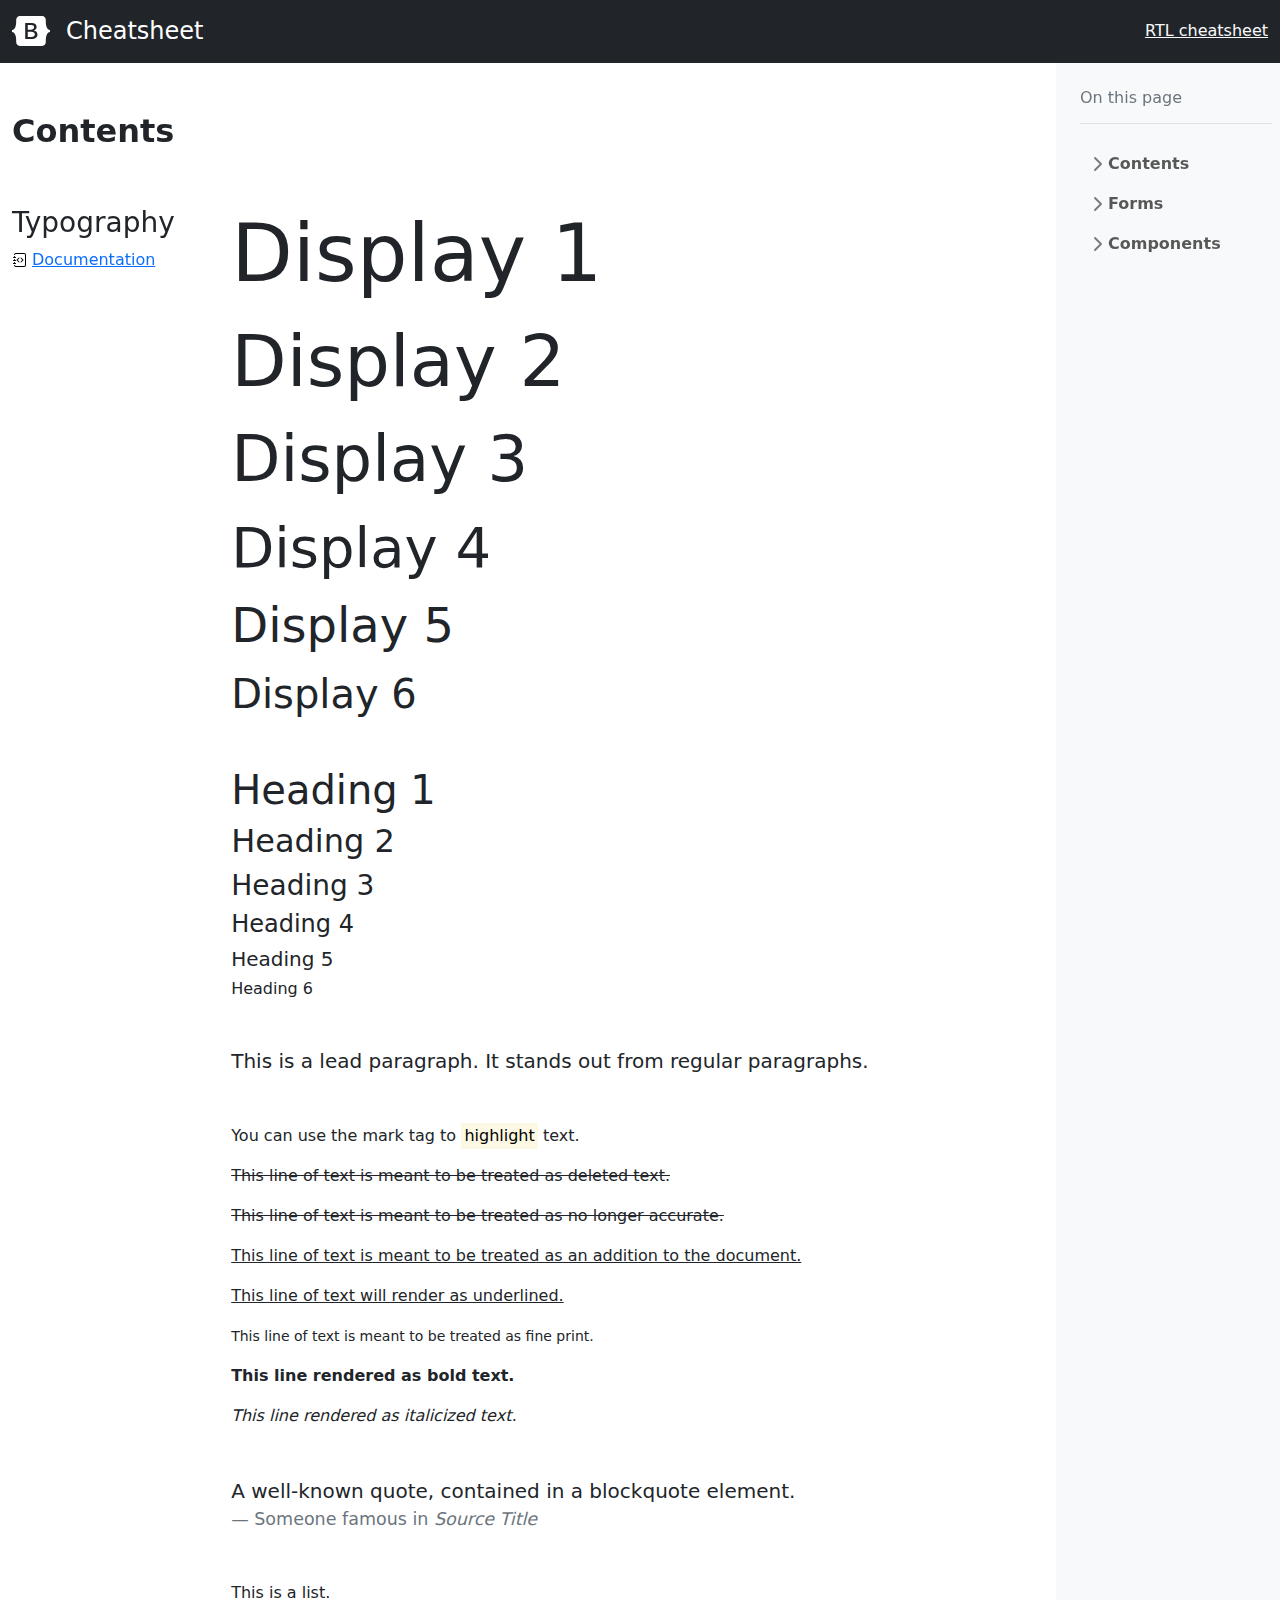
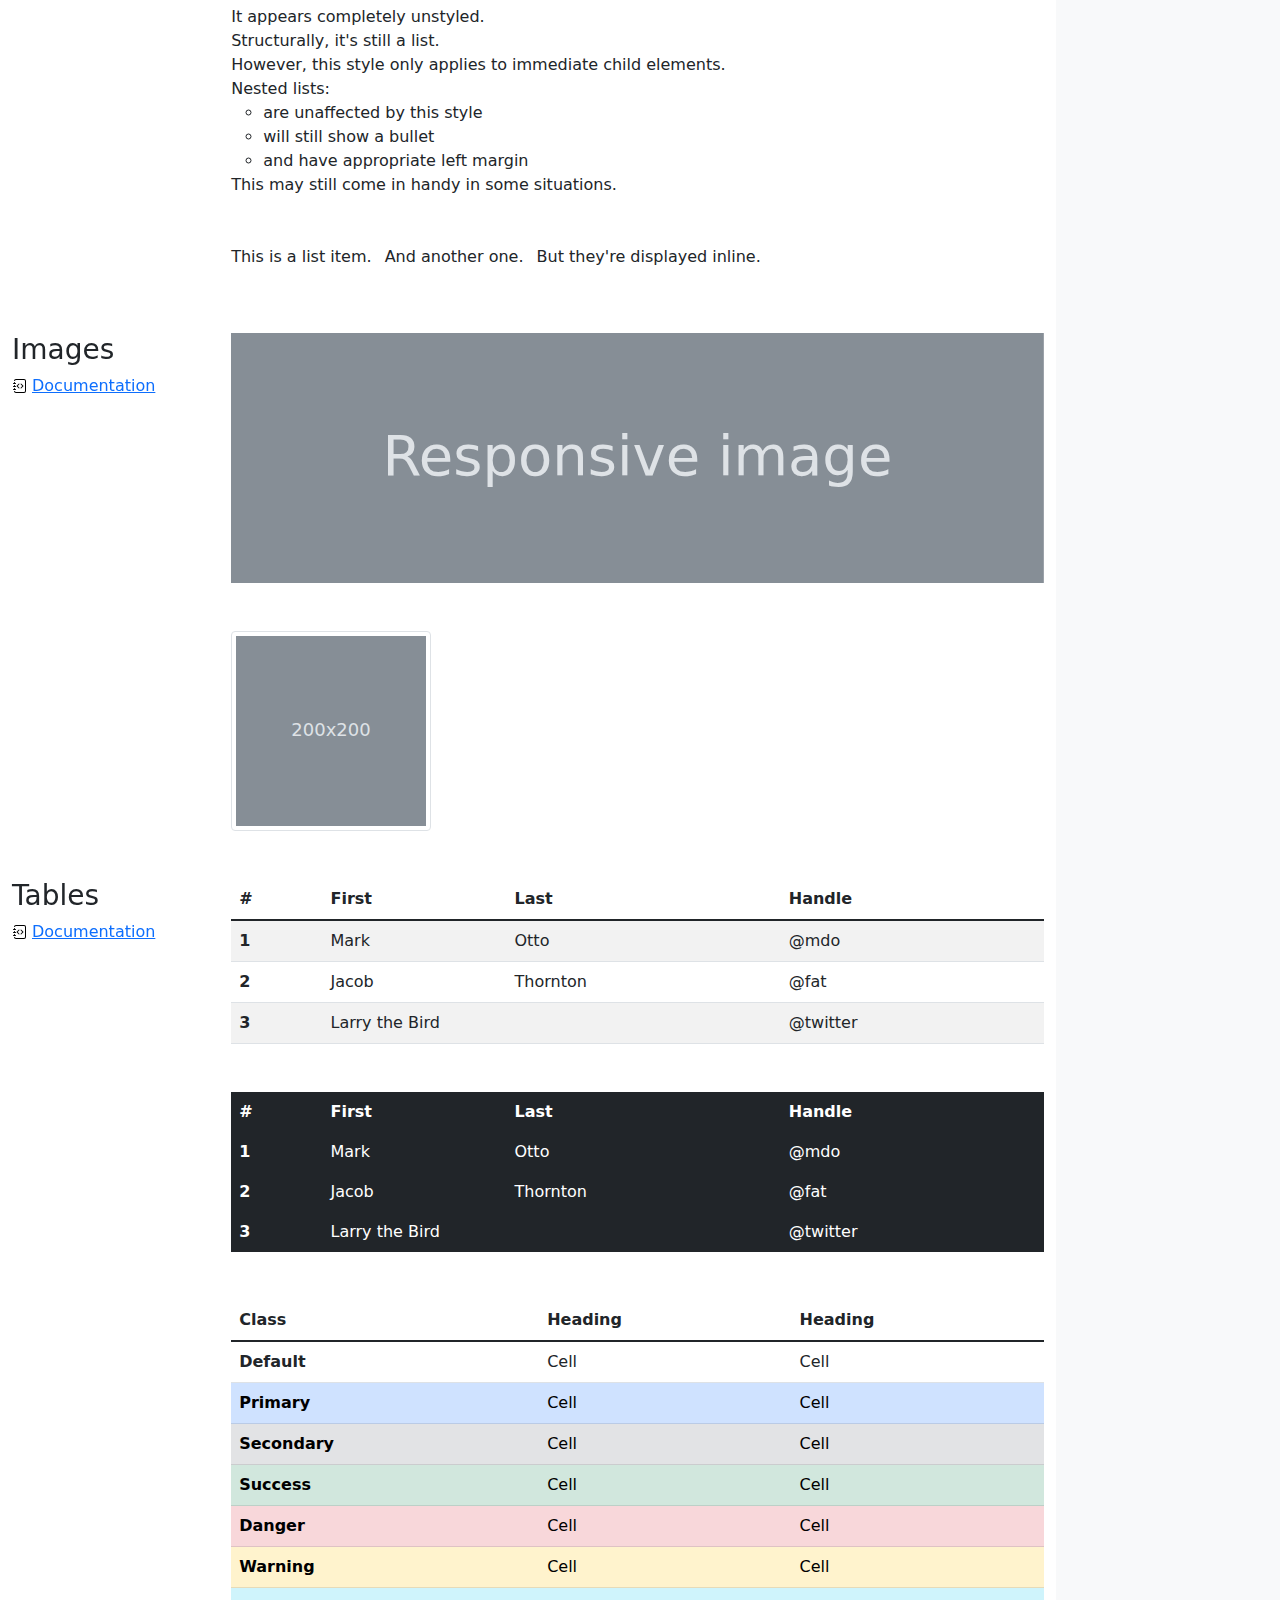
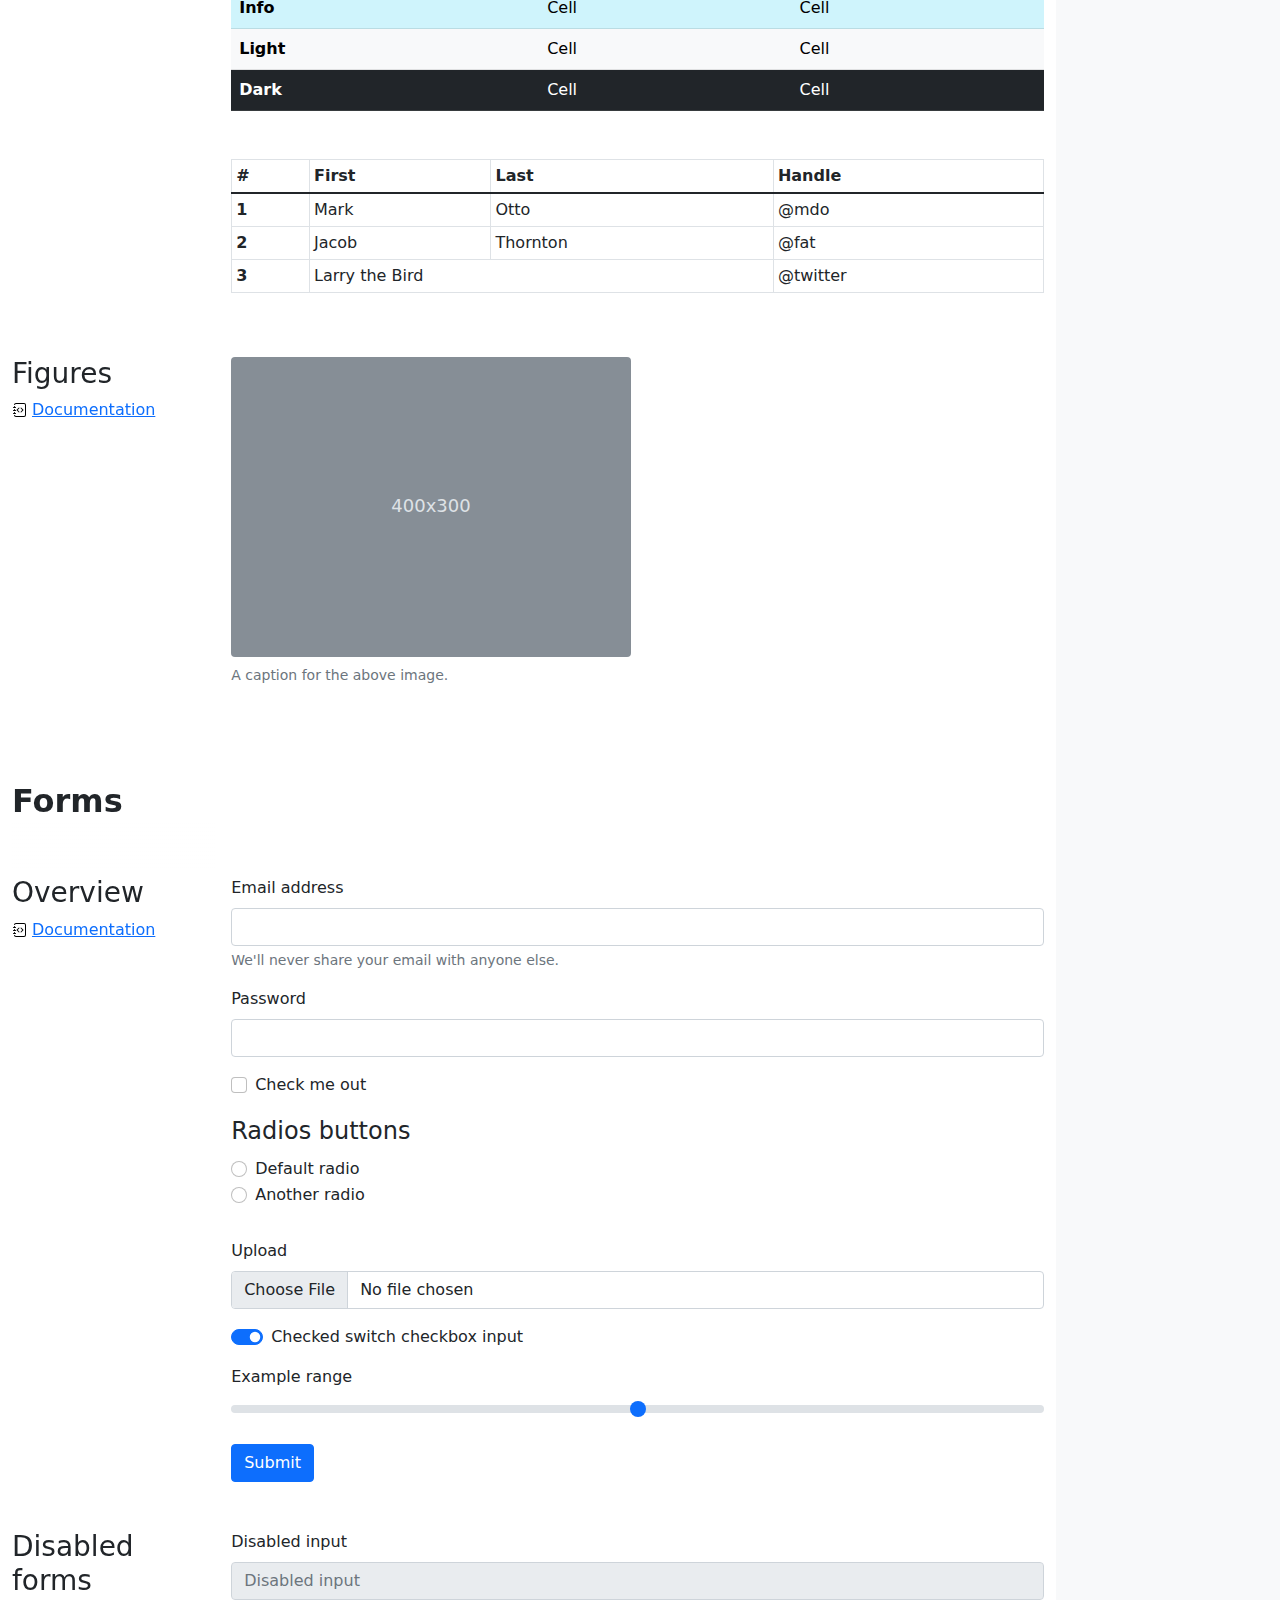
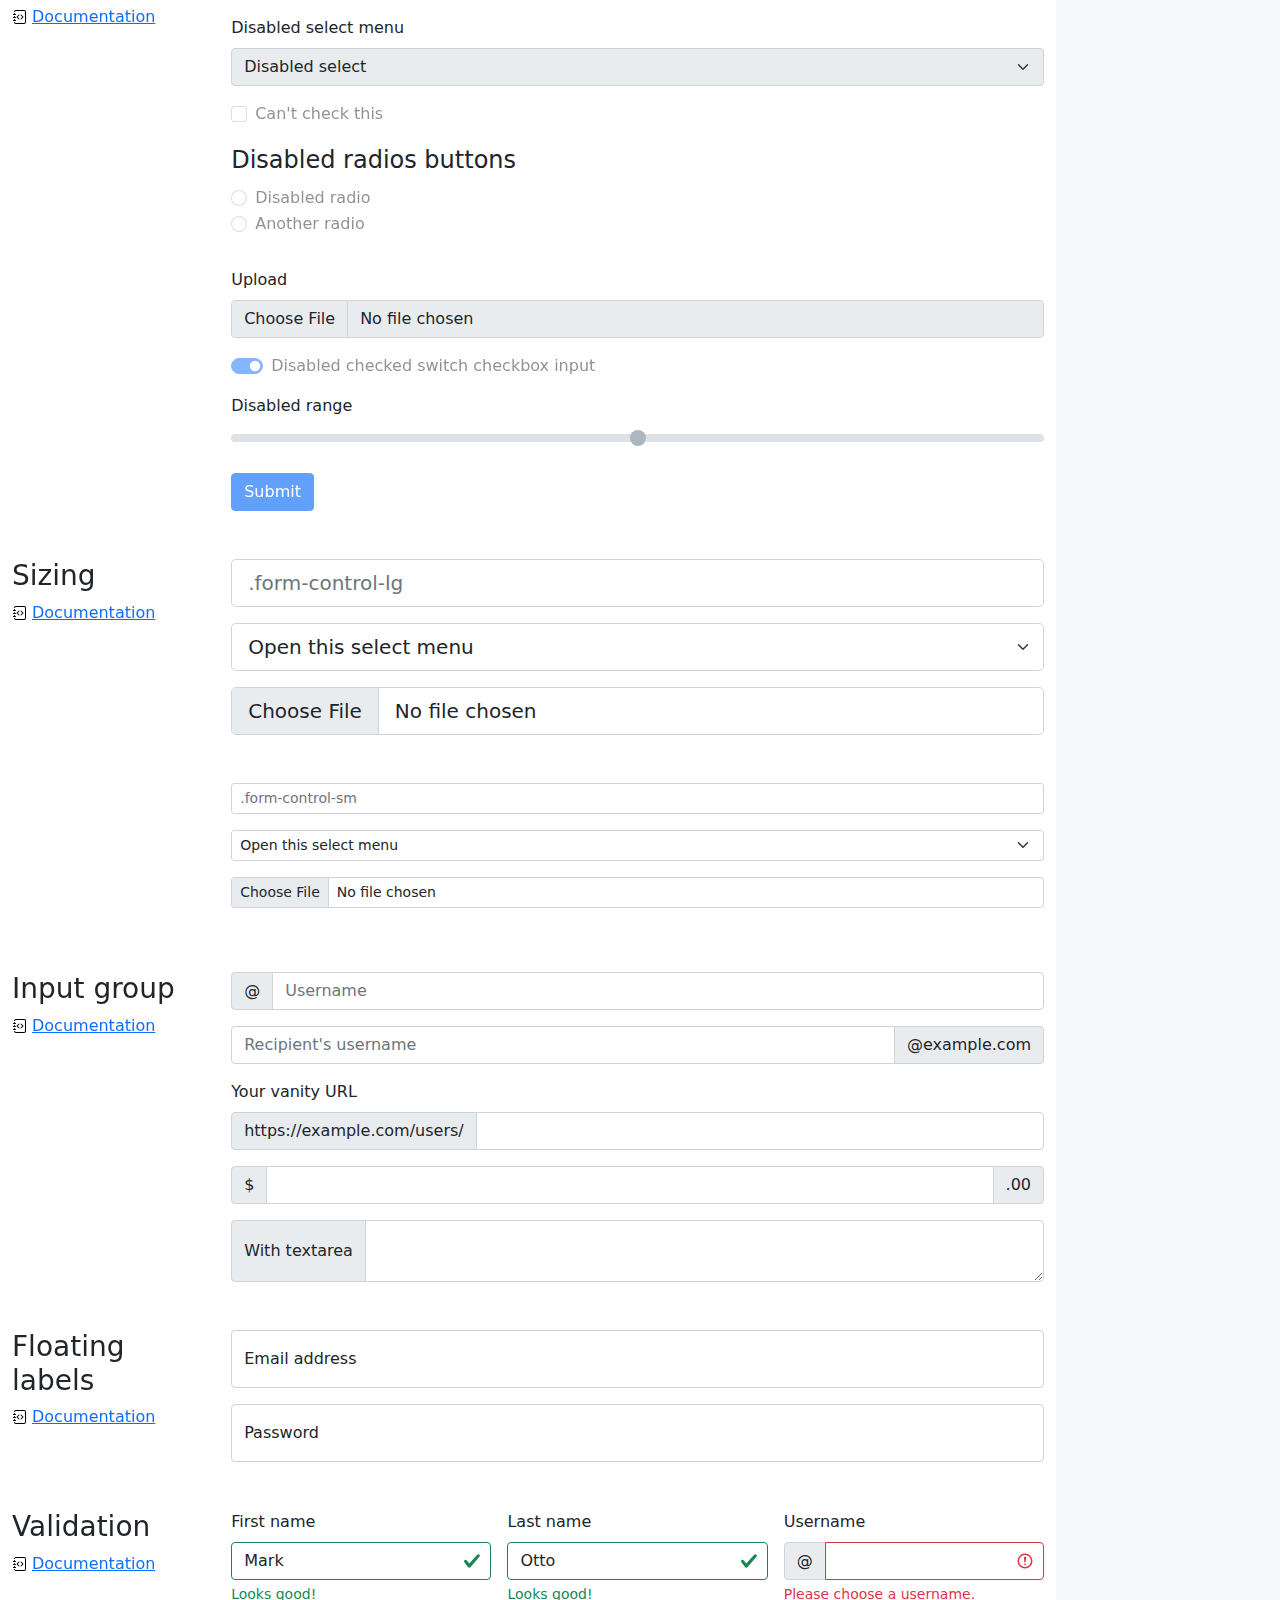
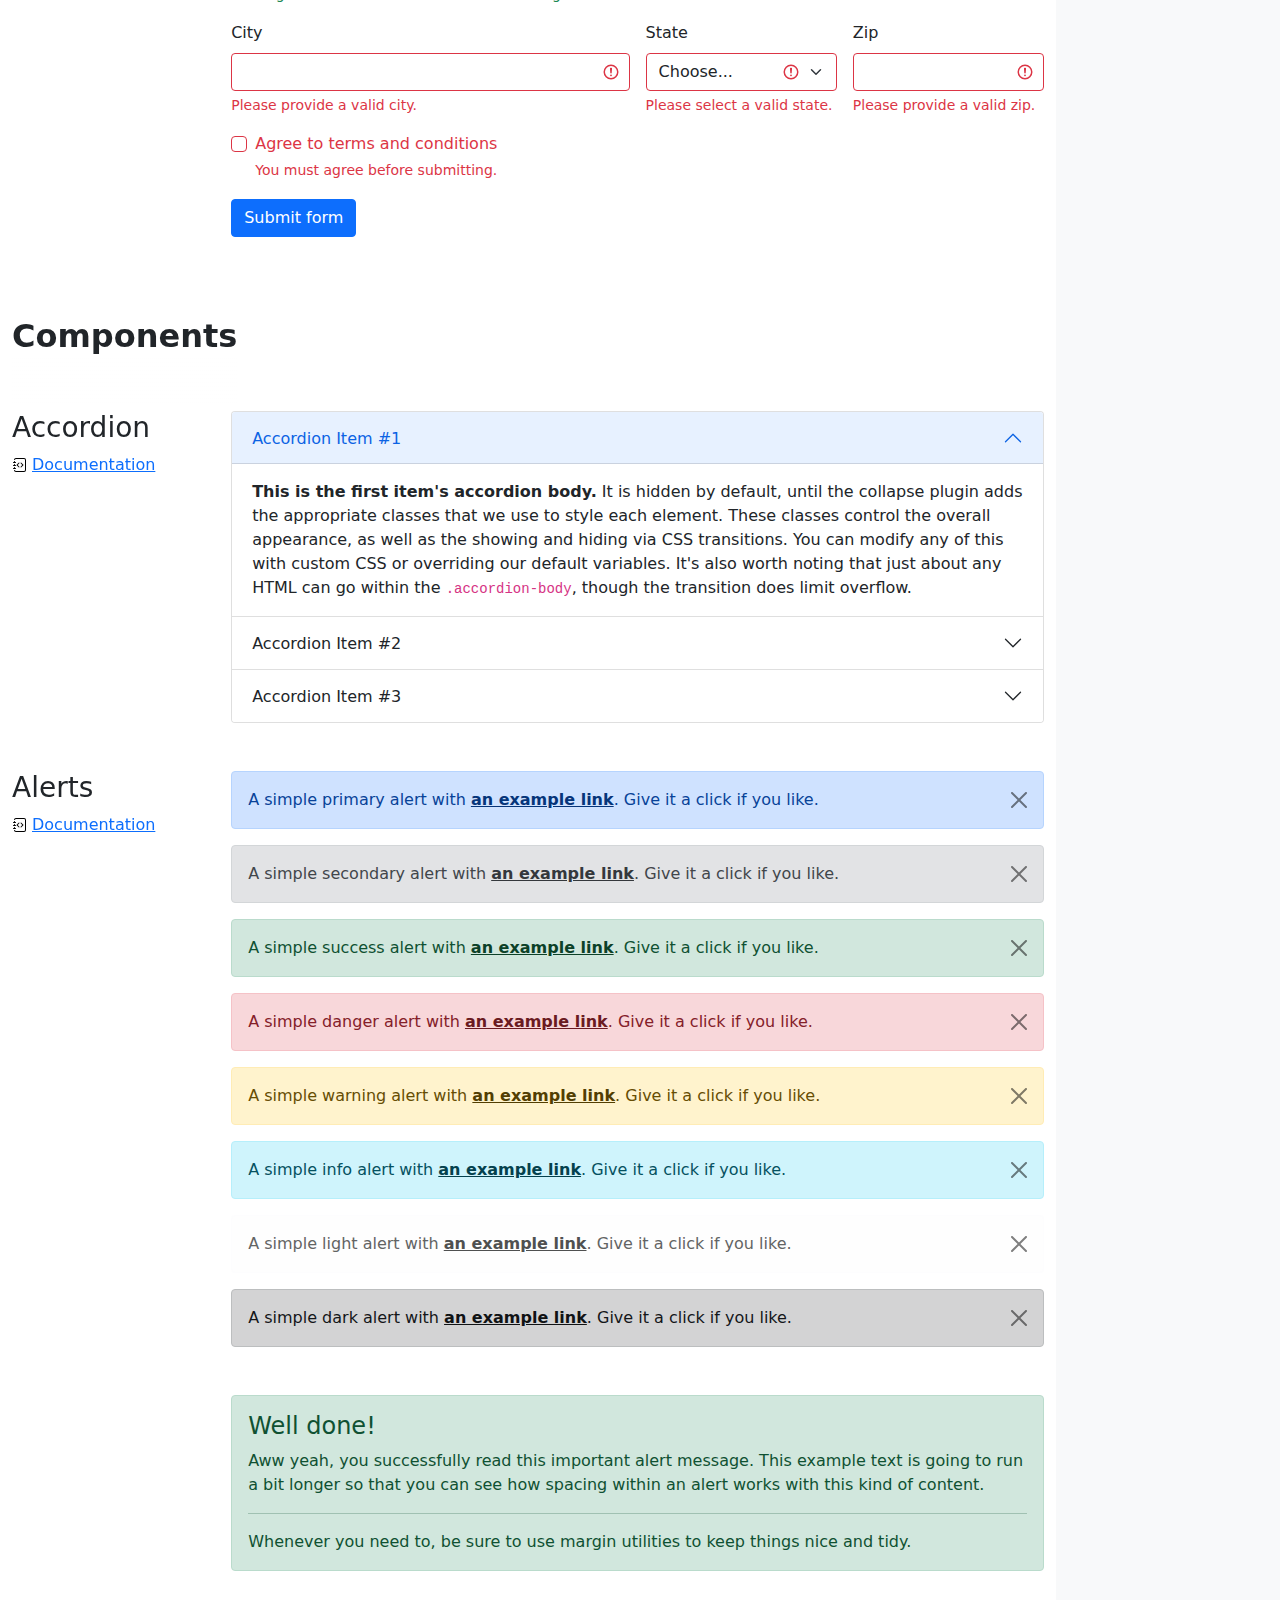
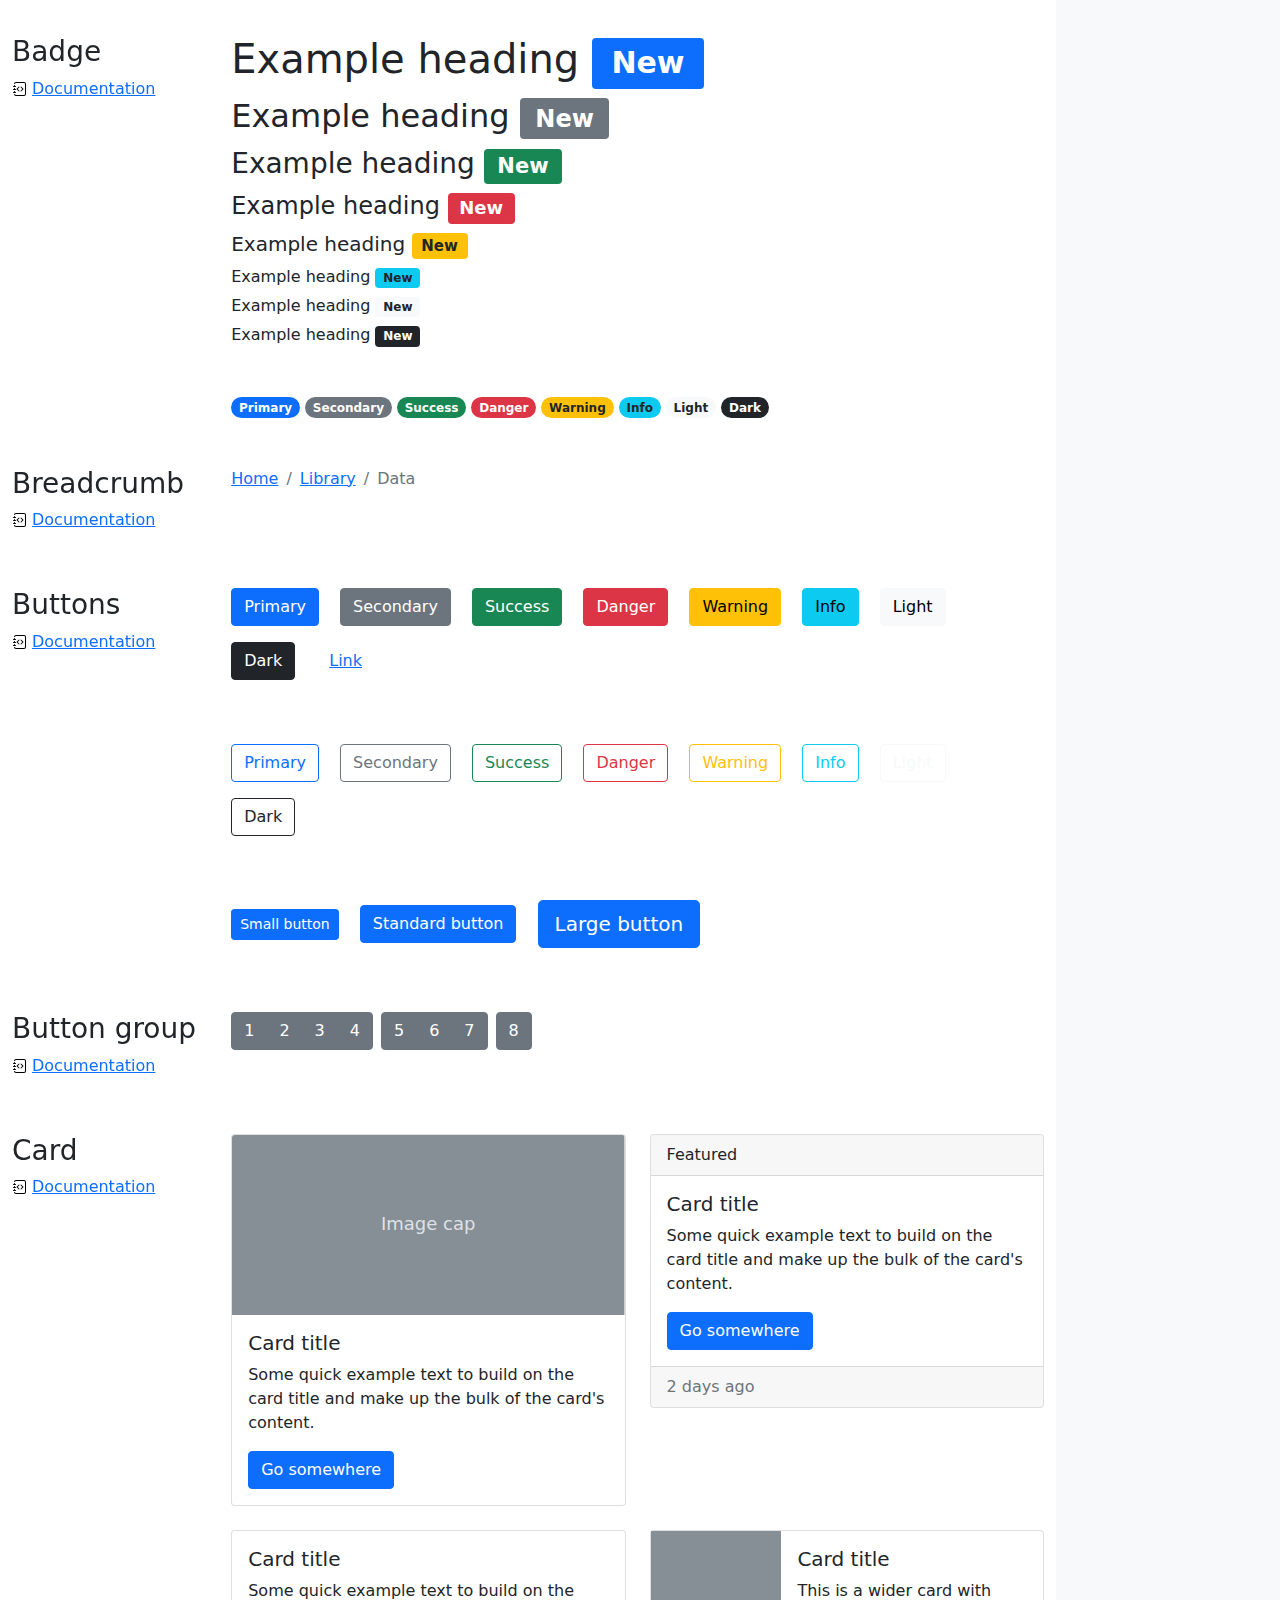
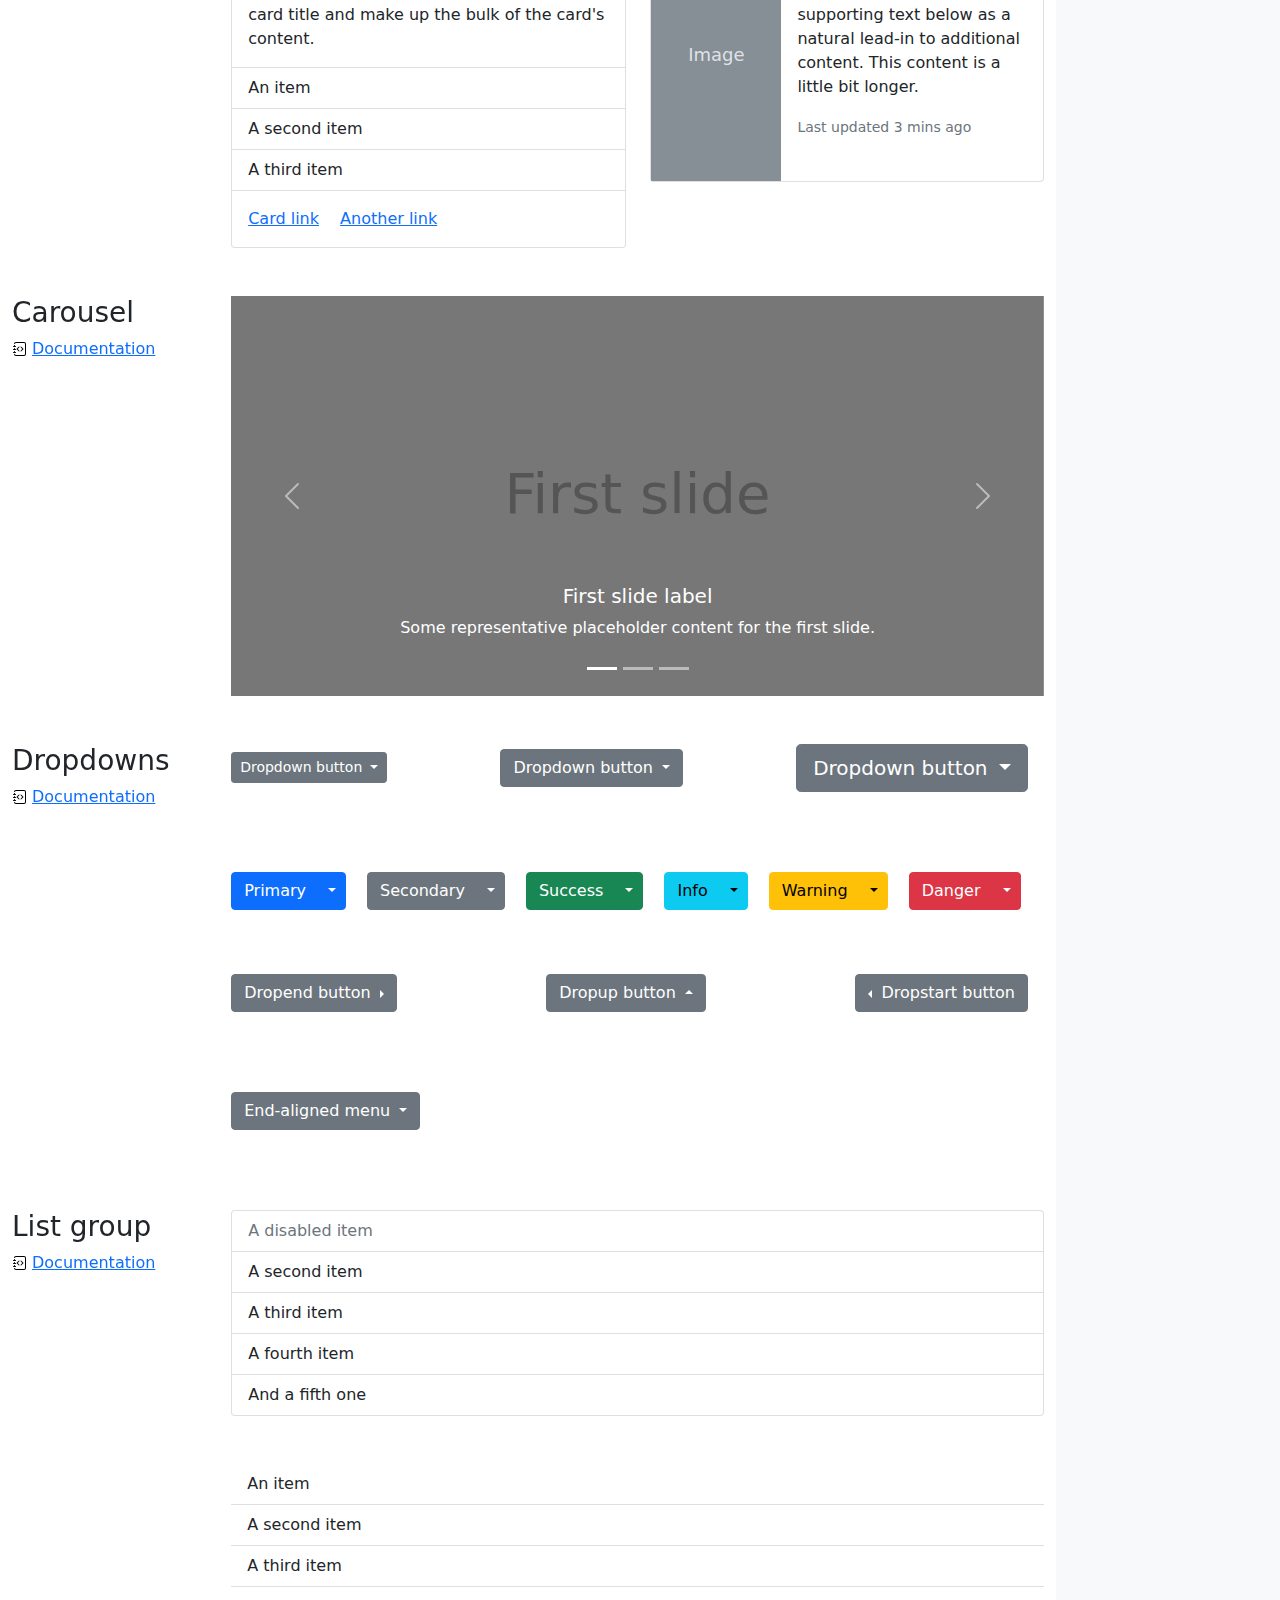
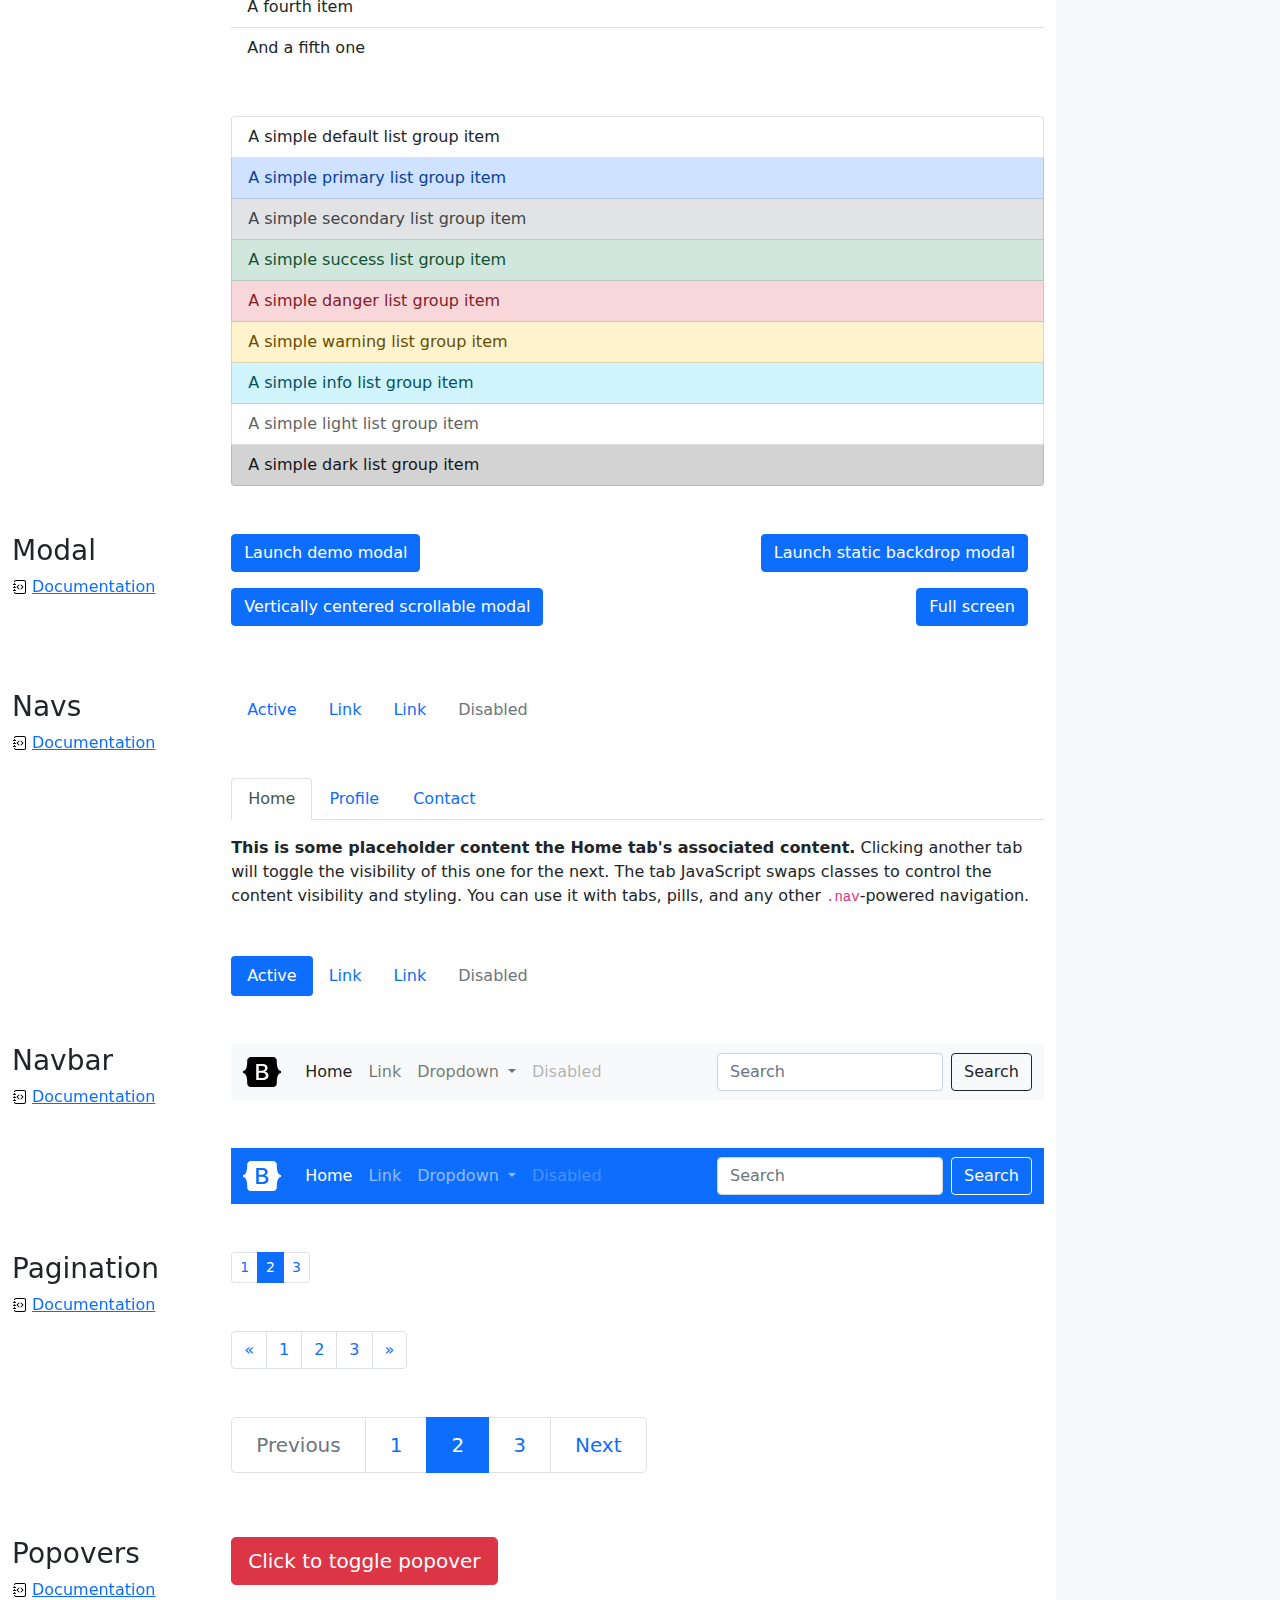
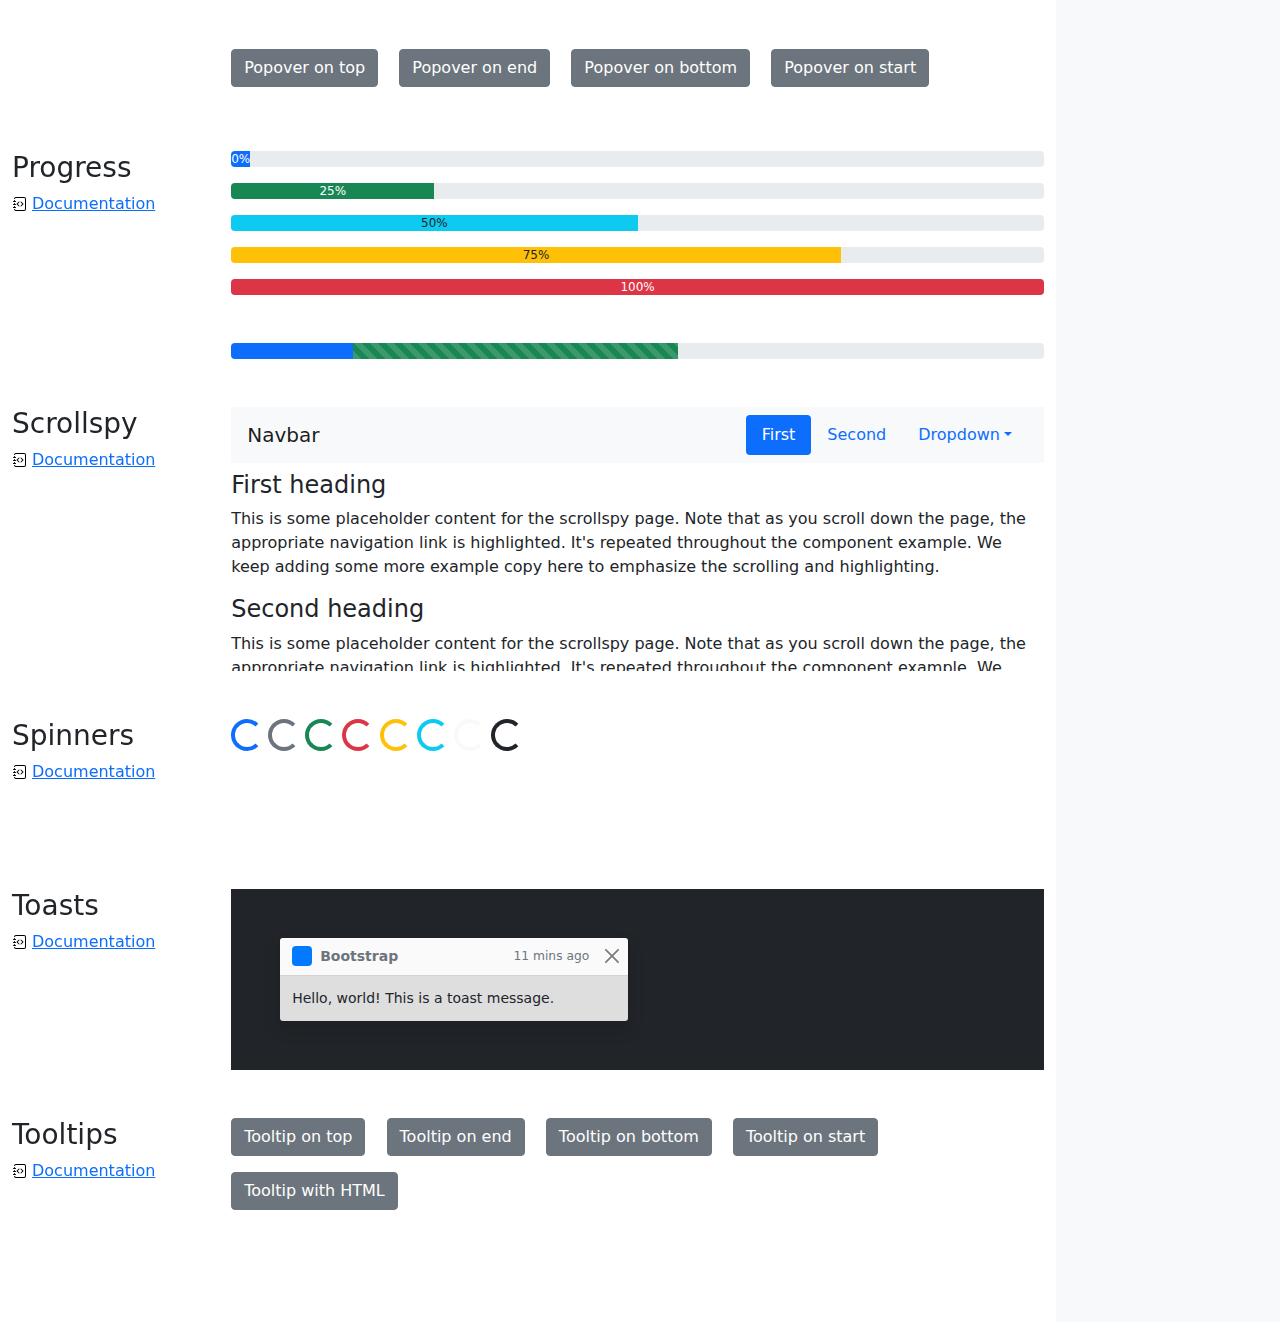
<file: bootstrap-5.1.3-examples/cheatsheet/index.html>
<!doctype html>
<html lang="en">
  <head>
    <meta charset="utf-8">
    <meta name="viewport" content="width=device-width, initial-scale=1">
    <meta name="description" content="">
    <meta name="author" content="Mark Otto, Jacob Thornton, and Bootstrap contributors">
    <meta name="generator" content="Hugo 0.88.1">
    <title>Cheatsheet · Bootstrap v5.1</title>

    <link rel="canonical" href="https://getbootstrap.com/docs/5.1/examples/cheatsheet/">

    

    <!-- Bootstrap core CSS -->
<link href="../assets/dist/css/bootstrap.min.css" rel="stylesheet">

    <style>
      .bd-placeholder-img {
        font-size: 1.125rem;
        text-anchor: middle;
        -webkit-user-select: none;
        -moz-user-select: none;
        user-select: none;
      }

      @media (min-width: 768px) {
        .bd-placeholder-img-lg {
          font-size: 3.5rem;
        }
      }
    </style>

    
    <!-- Custom styles for this template -->
    <link href="cheatsheet.css" rel="stylesheet">
  </head>
  <body class="bg-light">
    
<header class="bd-header bg-dark py-3 d-flex align-items-stretch border-bottom border-dark">
  <div class="container-fluid d-flex align-items-center">
    <h1 class="d-flex align-items-center fs-4 text-white mb-0">
      <img src="../assets/brand/bootstrap-logo-white.svg" width="38" height="30" class="me-3" alt="Bootstrap">
      Cheatsheet
    </h1>
    <a href="../examples/cheatsheet-rtl/" class="ms-auto link-light" hreflang="ar">RTL cheatsheet</a>
  </div>
</header>
<aside class="bd-aside sticky-xl-top text-muted align-self-start mb-3 mb-xl-5 px-2">
  <h2 class="h6 pt-4 pb-3 mb-4 border-bottom">On this page</h2>
  <nav class="small" id="toc">
    <ul class="list-unstyled">
      <li class="my-2">
        <button class="btn d-inline-flex align-items-center collapsed" data-bs-toggle="collapse" aria-expanded="false" data-bs-target="#contents-collapse" aria-controls="contents-collapse">Contents</button>
        <ul class="list-unstyled ps-3 collapse" id="contents-collapse">
          <li><a class="d-inline-flex align-items-center rounded" href="#typography">Typography</a></li>
          <li><a class="d-inline-flex align-items-center rounded" href="#images">Images</a></li>
          <li><a class="d-inline-flex align-items-center rounded" href="#tables">Tables</a></li>
          <li><a class="d-inline-flex align-items-center rounded" href="#figures">Figures</a></li>
        </ul>
      </li>
      <li class="my-2">
        <button class="btn d-inline-flex align-items-center collapsed" data-bs-toggle="collapse" aria-expanded="false" data-bs-target="#forms-collapse" aria-controls="forms-collapse">Forms</button>
        <ul class="list-unstyled ps-3 collapse" id="forms-collapse">
          <li><a class="d-inline-flex align-items-center rounded" href="#overview">Overview</a></li>
          <li><a class="d-inline-flex align-items-center rounded" href="#disabled-forms">Disabled forms</a></li>
          <li><a class="d-inline-flex align-items-center rounded" href="#sizing">Sizing</a></li>
          <li><a class="d-inline-flex align-items-center rounded" href="#input-group">Input group</a></li>
          <li><a class="d-inline-flex align-items-center rounded" href="#floating-labels">Floating labels</a></li>
          <li><a class="d-inline-flex align-items-center rounded" href="#validation">Validation</a></li>
        </ul>
      </li>
      <li class="my-2">
        <button class="btn d-inline-flex align-items-center collapsed" data-bs-toggle="collapse" aria-expanded="false" data-bs-target="#components-collapse" aria-controls="components-collapse">Components</button>
        <ul class="list-unstyled ps-3 collapse" id="components-collapse">
          <li><a class="d-inline-flex align-items-center rounded" href="#accordion">Accordion</a></li>
          <li><a class="d-inline-flex align-items-center rounded" href="#alerts">Alerts</a></li>
          <li><a class="d-inline-flex align-items-center rounded" href="#badge">Badge</a></li>
          <li><a class="d-inline-flex align-items-center rounded" href="#breadcrumb">Breadcrumb</a></li>
          <li><a class="d-inline-flex align-items-center rounded" href="#buttons">Buttons</a></li>
          <li><a class="d-inline-flex align-items-center rounded" href="#button-group">Button group</a></li>
          <li><a class="d-inline-flex align-items-center rounded" href="#card">Card</a></li>
          <li><a class="d-inline-flex align-items-center rounded" href="#carousel">Carousel</a></li>
          <li><a class="d-inline-flex align-items-center rounded" href="#dropdowns">Dropdowns</a></li>
          <li><a class="d-inline-flex align-items-center rounded" href="#list-group">List group</a></li>
          <li><a class="d-inline-flex align-items-center rounded" href="#modal">Modal</a></li>
          <li><a class="d-inline-flex align-items-center rounded" href="#navs">Navs</a></li>
          <li><a class="d-inline-flex align-items-center rounded" href="#navbar">Navbar</a></li>
          <li><a class="d-inline-flex align-items-center rounded" href="#pagination">Pagination</a></li>
          <li><a class="d-inline-flex align-items-center rounded" href="#popovers">Popovers</a></li>
          <li><a class="d-inline-flex align-items-center rounded" href="#progress">Progress</a></li>
          <li><a class="d-inline-flex align-items-center rounded" href="#scrollspy">Scrollspy</a></li>
          <li><a class="d-inline-flex align-items-center rounded" href="#spinners">Spinners</a></li>
          <li><a class="d-inline-flex align-items-center rounded" href="#toasts">Toasts</a></li>
          <li><a class="d-inline-flex align-items-center rounded" href="#tooltips">Tooltips</a></li>
        </ul>
      </li>
    </ul>
  </nav>
</aside>
<div class="bd-cheatsheet container-fluid bg-body">
  <section id="content">
    <h2 class="sticky-xl-top fw-bold pt-3 pt-xl-5 pb-2 pb-xl-3">Contents</h2>

    <article class="my-3" id="typography">
      <div class="bd-heading sticky-xl-top align-self-start mt-5 mb-3 mt-xl-0 mb-xl-2">
        <h3>Typography</h3>
        <a class="d-flex align-items-center" href="../content/typography/">Documentation</a>
      </div>

      <div>
        <div class="bd-example">
        <p class="display-1">Display 1</p>
        <p class="display-2">Display 2</p>
        <p class="display-3">Display 3</p>
        <p class="display-4">Display 4</p>
        <p class="display-5">Display 5</p>
        <p class="display-6">Display 6</p>
        </div>

        <div class="bd-example">
        <p class="h1">Heading 1</p>
        <p class="h2">Heading 2</p>
        <p class="h3">Heading 3</p>
        <p class="h4">Heading 4</p>
        <p class="h5">Heading 5</p>
        <p class="h6">Heading 6</p>
        </div>

        <div class="bd-example">
        <p class="lead">
          This is a lead paragraph. It stands out from regular paragraphs.
        </p>
        </div>

        <div class="bd-example">
        <p>You can use the mark tag to <mark>highlight</mark> text.</p>
        <p><del>This line of text is meant to be treated as deleted text.</del></p>
        <p><s>This line of text is meant to be treated as no longer accurate.</s></p>
        <p><ins>This line of text is meant to be treated as an addition to the document.</ins></p>
        <p><u>This line of text will render as underlined.</u></p>
        <p><small>This line of text is meant to be treated as fine print.</small></p>
        <p><strong>This line rendered as bold text.</strong></p>
        <p><em>This line rendered as italicized text.</em></p>
        </div>

        <div class="bd-example">
        <blockquote class="blockquote">
          <p>A well-known quote, contained in a blockquote element.</p>
          <footer class="blockquote-footer">Someone famous in <cite title="Source Title">Source Title</cite></footer>
        </blockquote>
        </div>

        <div class="bd-example">
        <ul class="list-unstyled">
          <li>This is a list.</li>
          <li>It appears completely unstyled.</li>
          <li>Structurally, it's still a list.</li>
          <li>However, this style only applies to immediate child elements.</li>
          <li>Nested lists:
            <ul>
              <li>are unaffected by this style</li>
              <li>will still show a bullet</li>
              <li>and have appropriate left margin</li>
            </ul>
          </li>
          <li>This may still come in handy in some situations.</li>
        </ul>
        </div>

        <div class="bd-example">
        <ul class="list-inline">
          <li class="list-inline-item">This is a list item.</li>
          <li class="list-inline-item">And another one.</li>
          <li class="list-inline-item">But they're displayed inline.</li>
        </ul>
        </div>
      </div>
    </article>
    <article class="my-3" id="images">
      <div class="bd-heading sticky-xl-top align-self-start mt-5 mb-3 mt-xl-0 mb-xl-2">
        <h3>Images</h3>
        <a class="d-flex align-items-center" href="../content/images/">Documentation</a>
      </div>

      <div>
        <div class="bd-example">
        <svg class="bd-placeholder-img bd-placeholder-img-lg img-fluid" width="100%" height="250" xmlns="http://www.w3.org/2000/svg" role="img" aria-label="Placeholder: Responsive image" preserveAspectRatio="xMidYMid slice" focusable="false"><title>Placeholder</title><rect width="100%" height="100%" fill="#868e96"/><text x="50%" y="50%" fill="#dee2e6" dy=".3em">Responsive image</text></svg>

        </div>

        <div class="bd-example">
        <svg class="bd-placeholder-img img-thumbnail" width="200" height="200" xmlns="http://www.w3.org/2000/svg" role="img" aria-label="A generic square placeholder image with a white border around it, making it resemble a photograph taken with an old instant camera: 200x200" preserveAspectRatio="xMidYMid slice" focusable="false"><title>A generic square placeholder image with a white border around it, making it resemble a photograph taken with an old instant camera</title><rect width="100%" height="100%" fill="#868e96"/><text x="50%" y="50%" fill="#dee2e6" dy=".3em">200x200</text></svg>

        </div>
      </div>
    </article>
    <article class="my-3" id="tables">
      <div class="bd-heading sticky-xl-top align-self-start mt-5 mb-3 mt-xl-0 mb-xl-2">
        <h3>Tables</h3>
        <a class="d-flex align-items-center" href="../content/tables/">Documentation</a>
      </div>

      <div>
        <div class="bd-example">
        <table class="table table-striped">
          <thead>
          <tr>
            <th scope="col">#</th>
            <th scope="col">First</th>
            <th scope="col">Last</th>
            <th scope="col">Handle</th>
          </tr>
          </thead>
          <tbody>
          <tr>
            <th scope="row">1</th>
            <td>Mark</td>
            <td>Otto</td>
            <td>@mdo</td>
          </tr>
          <tr>
            <th scope="row">2</th>
            <td>Jacob</td>
            <td>Thornton</td>
            <td>@fat</td>
          </tr>
          <tr>
            <th scope="row">3</th>
            <td colspan="2">Larry the Bird</td>
            <td>@twitter</td>
          </tr>
          </tbody>
        </table>
        </div>

        <div class="bd-example">
        <table class="table table-dark table-borderless">
          <thead>
          <tr>
            <th scope="col">#</th>
            <th scope="col">First</th>
            <th scope="col">Last</th>
            <th scope="col">Handle</th>
          </tr>
          </thead>
          <tbody>
          <tr>
            <th scope="row">1</th>
            <td>Mark</td>
            <td>Otto</td>
            <td>@mdo</td>
          </tr>
          <tr>
            <th scope="row">2</th>
            <td>Jacob</td>
            <td>Thornton</td>
            <td>@fat</td>
          </tr>
          <tr>
            <th scope="row">3</th>
            <td colspan="2">Larry the Bird</td>
            <td>@twitter</td>
          </tr>
          </tbody>
        </table>
        </div>

        <div class="bd-example">
        <table class="table table-hover">
          <thead>
          <tr>
            <th scope="col">Class</th>
            <th scope="col">Heading</th>
            <th scope="col">Heading</th>
          </tr>
          </thead>
          <tbody>
          <tr>
            <th scope="row">Default</th>
            <td>Cell</td>
            <td>Cell</td>
          </tr>
          
          <tr class="table-primary">
            <th scope="row">Primary</th>
            <td>Cell</td>
            <td>Cell</td>
          </tr>
          <tr class="table-secondary">
            <th scope="row">Secondary</th>
            <td>Cell</td>
            <td>Cell</td>
          </tr>
          <tr class="table-success">
            <th scope="row">Success</th>
            <td>Cell</td>
            <td>Cell</td>
          </tr>
          <tr class="table-danger">
            <th scope="row">Danger</th>
            <td>Cell</td>
            <td>Cell</td>
          </tr>
          <tr class="table-warning">
            <th scope="row">Warning</th>
            <td>Cell</td>
            <td>Cell</td>
          </tr>
          <tr class="table-info">
            <th scope="row">Info</th>
            <td>Cell</td>
            <td>Cell</td>
          </tr>
          <tr class="table-light">
            <th scope="row">Light</th>
            <td>Cell</td>
            <td>Cell</td>
          </tr>
          <tr class="table-dark">
            <th scope="row">Dark</th>
            <td>Cell</td>
            <td>Cell</td>
          </tr>
          </tbody>
        </table>
        </div>

        <div class="bd-example">
        <table class="table table-sm table-bordered">
          <thead>
          <tr>
            <th scope="col">#</th>
            <th scope="col">First</th>
            <th scope="col">Last</th>
            <th scope="col">Handle</th>
          </tr>
          </thead>
          <tbody>
          <tr>
            <th scope="row">1</th>
            <td>Mark</td>
            <td>Otto</td>
            <td>@mdo</td>
          </tr>
          <tr>
            <th scope="row">2</th>
            <td>Jacob</td>
            <td>Thornton</td>
            <td>@fat</td>
          </tr>
          <tr>
            <th scope="row">3</th>
            <td colspan="2">Larry the Bird</td>
            <td>@twitter</td>
          </tr>
          </tbody>
        </table>
        </div>
      </div>
    </article>
    <article class="my-3" id="figures">
      <div class="bd-heading sticky-xl-top align-self-start mt-5 mb-3 mt-xl-0 mb-xl-2">
        <h3>Figures</h3>
        <a class="d-flex align-items-center" href="../content/figures/">Documentation</a>
      </div>

      <div>
        <div class="bd-example">
        <figure class="figure">
          <svg class="bd-placeholder-img figure-img img-fluid rounded" width="400" height="300" xmlns="http://www.w3.org/2000/svg" role="img" aria-label="Placeholder: 400x300" preserveAspectRatio="xMidYMid slice" focusable="false"><title>Placeholder</title><rect width="100%" height="100%" fill="#868e96"/><text x="50%" y="50%" fill="#dee2e6" dy=".3em">400x300</text></svg>

          <figcaption class="figure-caption">A caption for the above image.</figcaption>
        </figure>
        </div>
      </div>
    </article>
  </section>

  <section id="forms">
    <h2 class="sticky-xl-top fw-bold pt-3 pt-xl-5 pb-2 pb-xl-3">Forms</h2>

    <article class="my-3" id="overview">
      <div class="bd-heading sticky-xl-top align-self-start mt-5 mb-3 mt-xl-0 mb-xl-2">
        <h3>Overview</h3>
        <a class="d-flex align-items-center" href="../forms/overview/">Documentation</a>
      </div>

      <div>
        <div class="bd-example">
        <form>
          <div class="mb-3">
            <label for="exampleInputEmail1" class="form-label">Email address</label>
            <input type="email" class="form-control" id="exampleInputEmail1" aria-describedby="emailHelp">
            <div id="emailHelp" class="form-text">We'll never share your email with anyone else.</div>
          </div>
          <div class="mb-3">
            <label for="exampleInputPassword1" class="form-label">Password</label>
            <input type="password" class="form-control" id="exampleInputPassword1">
          </div>
          <div class="mb-3 form-check">
            <input type="checkbox" class="form-check-input" id="exampleCheck1">
            <label class="form-check-label" for="exampleCheck1">Check me out</label>
          </div>
          <fieldset class="mb-3">
            <legend>Radios buttons</legend>
            <div class="form-check">
              <input type="radio" name="radios" class="form-check-input" id="exampleRadio1">
              <label class="form-check-label" for="exampleRadio1">Default radio</label>
            </div>
            <div class="mb-3 form-check">
              <input type="radio" name="radios" class="form-check-input" id="exampleRadio2">
              <label class="form-check-label" for="exampleRadio2">Another radio</label>
            </div>
          </fieldset>
          <div class="mb-3">
            <label class="form-label" for="customFile">Upload</label>
            <input type="file" class="form-control" id="customFile">
          </div>
          <div class="mb-3 form-check form-switch">
            <input class="form-check-input" type="checkbox" role="switch" id="flexSwitchCheckChecked" checked>
            <label class="form-check-label" for="flexSwitchCheckChecked">Checked switch checkbox input</label>
          </div>
          <div class="mb-3">
            <label for="customRange3" class="form-label">Example range</label>
            <input type="range" class="form-range" min="0" max="5" step="0.5" id="customRange3">
          </div>
          <button type="submit" class="btn btn-primary">Submit</button>
        </form>
        </div>
      </div>
    </article>
    <article class="my-3" id="disabled-forms">
      <div class="bd-heading sticky-xl-top align-self-start mt-5 mb-3 mt-xl-0 mb-xl-2">
        <h3>Disabled forms</h3>
        <a class="d-flex align-items-center" href="../forms/overview/#disabled-forms">Documentation</a>
      </div>

      <div>
        <div class="bd-example">
        <form>
          <fieldset disabled aria-label="Disabled fieldset example">
            <div class="mb-3">
              <label for="disabledTextInput" class="form-label">Disabled input</label>
              <input type="text" id="disabledTextInput" class="form-control" placeholder="Disabled input">
            </div>
            <div class="mb-3">
              <label for="disabledSelect" class="form-label">Disabled select menu</label>
              <select id="disabledSelect" class="form-select">
                <option>Disabled select</option>
              </select>
            </div>
            <div class="mb-3">
              <div class="form-check">
                <input class="form-check-input" type="checkbox" id="disabledFieldsetCheck" disabled>
                <label class="form-check-label" for="disabledFieldsetCheck">
                  Can't check this
                </label>
              </div>
            </div>
            <fieldset class="mb-3">
              <legend>Disabled radios buttons</legend>
              <div class="form-check">
                <input type="radio" name="radios" class="form-check-input" id="disabledRadio1" disabled>
                <label class="form-check-label" for="disabledRadio1">Disabled radio</label>
              </div>
              <div class="mb-3 form-check">
                <input type="radio" name="radios" class="form-check-input" id="disabledRadio2" disabled>
                <label class="form-check-label" for="disabledRadio2">Another radio</label>
              </div>
            </fieldset>
            <div class="mb-3">
              <label class="form-label" for="disabledCustomFile">Upload</label>
              <input type="file" class="form-control" id="disabledCustomFile" disabled>
            </div>
            <div class="mb-3 form-check form-switch">
              <input class="form-check-input" type="checkbox" role="switch" id="disabledSwitchCheckChecked" checked disabled>
              <label class="form-check-label" for="disabledSwitchCheckChecked">Disabled checked switch checkbox input</label>
            </div>
            <div class="mb-3">
              <label for="disabledRange" class="form-label">Disabled range</label>
              <input type="range" class="form-range" min="0" max="5" step="0.5" id="disabledRange">
            </div>
            <button type="submit" class="btn btn-primary">Submit</button>
          </fieldset>
        </form>
        </div>
      </div>
    </article>
    <article class="my-3" id="sizing">
      <div class="bd-heading sticky-xl-top align-self-start mt-5 mb-3 mt-xl-0 mb-xl-2">
        <h3>Sizing</h3>
        <a class="d-flex align-items-center" href="../forms/form-control/#sizing">Documentation</a>
      </div>

      <div>
        <div class="bd-example">
        <div class="mb-3">
          <input class="form-control form-control-lg" type="text" placeholder=".form-control-lg" aria-label=".form-control-lg example">
        </div>
        <div class="mb-3">
          <select class="form-select form-select-lg mb-3" aria-label=".form-select-lg example">
            <option selected>Open this select menu</option>
            <option value="1">One</option>
            <option value="2">Two</option>
            <option value="3">Three</option>
          </select>
        </div>
        <div class="mb-3">
          <input type="file" class="form-control form-control-lg" aria-label="Large file input example">
        </div>
        </div>

        <div class="bd-example">
        <div class="mb-3">
          <input class="form-control form-control-sm" type="text" placeholder=".form-control-sm" aria-label=".form-control-sm example">
        </div>
        <div class="mb-3">
          <select class="form-select form-select-sm" aria-label=".form-select-sm example">
            <option selected>Open this select menu</option>
            <option value="1">One</option>
            <option value="2">Two</option>
            <option value="3">Three</option>
          </select>
        </div>
        <div class="mb-3">
          <input type="file" class="form-control form-control-sm" aria-label="Small file input example">
        </div>
        </div>
      </div>
    </article>
    <article class="my-3" id="input-group">
      <div class="bd-heading sticky-xl-top align-self-start mt-5 mb-3 mt-xl-0 mb-xl-2">
        <h3>Input group</h3>
        <a class="d-flex align-items-center" href="../forms/input-group/">Documentation</a>
      </div>

      <div>
        <div class="bd-example">
        <div class="input-group mb-3">
          <span class="input-group-text" id="basic-addon1">@</span>
          <input type="text" class="form-control" placeholder="Username" aria-label="Username" aria-describedby="basic-addon1">
        </div>
        <div class="input-group mb-3">
          <input type="text" class="form-control" placeholder="Recipient's username" aria-label="Recipient's username" aria-describedby="basic-addon2">
          <span class="input-group-text" id="basic-addon2">@example.com</span>
        </div>
        <label for="basic-url" class="form-label">Your vanity URL</label>
        <div class="input-group mb-3">
          <span class="input-group-text" id="basic-addon3">https://example.com/users/</span>
          <input type="text" class="form-control" id="basic-url" aria-describedby="basic-addon3">
        </div>
        <div class="input-group mb-3">
          <span class="input-group-text">$</span>
          <input type="text" class="form-control" aria-label="Amount (to the nearest dollar)">
          <span class="input-group-text">.00</span>
        </div>
        <div class="input-group">
          <span class="input-group-text">With textarea</span>
          <textarea class="form-control" aria-label="With textarea"></textarea>
        </div>
        </div>
      </div>
    </article>
    <article class="my-3" id="floating-labels">
      <div class="bd-heading sticky-xl-top align-self-start mt-5 mb-3 mt-xl-0 mb-xl-2">
        <h3>Floating labels</h3>
        <a class="d-flex align-items-center" href="../forms/floating-labels/">Documentation</a>
      </div>

      <div>
        <div class="bd-example">
        <form>
          <div class="form-floating mb-3">
            <input type="email" class="form-control" id="floatingInput" placeholder="name@example.com">
            <label for="floatingInput">Email address</label>
          </div>
          <div class="form-floating">
            <input type="password" class="form-control" id="floatingPassword" placeholder="Password">
            <label for="floatingPassword">Password</label>
          </div>
        </form>
        </div>
      </div>
    </article>
    <article class="my-3" id="validation">
      <div class="bd-heading sticky-xl-top align-self-start mt-5 mb-3 mt-xl-0 mb-xl-2">
        <h3>Validation</h3>
        <a class="d-flex align-items-center" href="../forms/validation/">Documentation</a>
      </div>

      <div>
        <div class="bd-example">
        <form class="row g-3">
          <div class="col-md-4">
            <label for="validationServer01" class="form-label">First name</label>
            <input type="text" class="form-control is-valid" id="validationServer01" value="Mark" required>
            <div class="valid-feedback">
              Looks good!
            </div>
          </div>
          <div class="col-md-4">
            <label for="validationServer02" class="form-label">Last name</label>
            <input type="text" class="form-control is-valid" id="validationServer02" value="Otto" required>
            <div class="valid-feedback">
              Looks good!
            </div>
          </div>
          <div class="col-md-4">
            <label for="validationServerUsername" class="form-label">Username</label>
            <div class="input-group has-validation">
              <span class="input-group-text" id="inputGroupPrepend3">@</span>
              <input type="text" class="form-control is-invalid" id="validationServerUsername" aria-describedby="inputGroupPrepend3" required>
              <div class="invalid-feedback">
                Please choose a username.
              </div>
            </div>
          </div>
          <div class="col-md-6">
            <label for="validationServer03" class="form-label">City</label>
            <input type="text" class="form-control is-invalid" id="validationServer03" required>
            <div class="invalid-feedback">
              Please provide a valid city.
            </div>
          </div>
          <div class="col-md-3">
            <label for="validationServer04" class="form-label">State</label>
            <select class="form-select is-invalid" id="validationServer04" required>
              <option selected disabled value="">Choose...</option>
              <option>...</option>
            </select>
            <div class="invalid-feedback">
              Please select a valid state.
            </div>
          </div>
          <div class="col-md-3">
            <label for="validationServer05" class="form-label">Zip</label>
            <input type="text" class="form-control is-invalid" id="validationServer05" required>
            <div class="invalid-feedback">
              Please provide a valid zip.
            </div>
          </div>
          <div class="col-12">
            <div class="form-check">
              <input class="form-check-input is-invalid" type="checkbox" value="" id="invalidCheck3" required>
              <label class="form-check-label" for="invalidCheck3">
                Agree to terms and conditions
              </label>
              <div class="invalid-feedback">
                You must agree before submitting.
              </div>
            </div>
          </div>
          <div class="col-12">
            <button class="btn btn-primary" type="submit">Submit form</button>
          </div>
        </form>
        </div>
      </div>
    </article>
  </section>

  <section id="components">
    <h2 class="sticky-xl-top fw-bold pt-3 pt-xl-5 pb-2 pb-xl-3">Components</h2>

    <article class="my-3" id="accordion">
      <div class="bd-heading sticky-xl-top align-self-start mt-5 mb-3 mt-xl-0 mb-xl-2">
        <h3>Accordion</h3>
        <a class="d-flex align-items-center" href="../components/accordion/">Documentation</a>
      </div>

      <div>
        <div class="bd-example">
        <div class="accordion" id="accordionExample">
          <div class="accordion-item">
            <h4 class="accordion-header" id="headingOne">
              <button class="accordion-button" type="button" data-bs-toggle="collapse" data-bs-target="#collapseOne" aria-expanded="true" aria-controls="collapseOne">
                Accordion Item #1
              </button>
            </h4>
            <div id="collapseOne" class="accordion-collapse collapse show" aria-labelledby="headingOne" data-bs-parent="#accordionExample">
              <div class="accordion-body">
                <strong>This is the first item's accordion body.</strong> It is hidden by default, until the collapse plugin adds the appropriate classes that we use to style each element. These classes control the overall appearance, as well as the showing and hiding via CSS transitions. You can modify any of this with custom CSS or overriding our default variables. It's also worth noting that just about any HTML can go within the <code>.accordion-body</code>, though the transition does limit overflow.
              </div>
            </div>
          </div>
          <div class="accordion-item">
            <h4 class="accordion-header" id="headingTwo">
              <button class="accordion-button collapsed" type="button" data-bs-toggle="collapse" data-bs-target="#collapseTwo" aria-expanded="false" aria-controls="collapseTwo">
                Accordion Item #2
              </button>
            </h4>
            <div id="collapseTwo" class="accordion-collapse collapse" aria-labelledby="headingTwo" data-bs-parent="#accordionExample">
              <div class="accordion-body">
                <strong>This is the second item's accordion body.</strong> It is hidden by default, until the collapse plugin adds the appropriate classes that we use to style each element. These classes control the overall appearance, as well as the showing and hiding via CSS transitions. You can modify any of this with custom CSS or overriding our default variables. It's also worth noting that just about any HTML can go within the <code>.accordion-body</code>, though the transition does limit overflow.
              </div>
            </div>
          </div>
          <div class="accordion-item">
            <h4 class="accordion-header" id="headingThree">
              <button class="accordion-button collapsed" type="button" data-bs-toggle="collapse" data-bs-target="#collapseThree" aria-expanded="false" aria-controls="collapseThree">
                Accordion Item #3
              </button>
            </h4>
            <div id="collapseThree" class="accordion-collapse collapse" aria-labelledby="headingThree" data-bs-parent="#accordionExample">
              <div class="accordion-body">
                <strong>This is the third item's accordion body.</strong> It is hidden by default, until the collapse plugin adds the appropriate classes that we use to style each element. These classes control the overall appearance, as well as the showing and hiding via CSS transitions. You can modify any of this with custom CSS or overriding our default variables. It's also worth noting that just about any HTML can go within the <code>.accordion-body</code>, though the transition does limit overflow.
              </div>
            </div>
          </div>
        </div>
        </div>
      </div>
    </article>
    <article class="my-3" id="alerts">
      <div class="bd-heading sticky-xl-top align-self-start mt-5 mb-3 mt-xl-0 mb-xl-2">
        <h3>Alerts</h3>
        <a class="d-flex align-items-center" href="../components/alerts/">Documentation</a>
      </div>

      <div>
        <div class="bd-example">
        
        <div class="alert alert-primary alert-dismissible fade show" role="alert">
          A simple primary alert with <a href="#" class="alert-link">an example link</a>. Give it a click if you like.
          <button type="button" class="btn-close" data-bs-dismiss="alert" aria-label="Close"></button>
        </div>
        <div class="alert alert-secondary alert-dismissible fade show" role="alert">
          A simple secondary alert with <a href="#" class="alert-link">an example link</a>. Give it a click if you like.
          <button type="button" class="btn-close" data-bs-dismiss="alert" aria-label="Close"></button>
        </div>
        <div class="alert alert-success alert-dismissible fade show" role="alert">
          A simple success alert with <a href="#" class="alert-link">an example link</a>. Give it a click if you like.
          <button type="button" class="btn-close" data-bs-dismiss="alert" aria-label="Close"></button>
        </div>
        <div class="alert alert-danger alert-dismissible fade show" role="alert">
          A simple danger alert with <a href="#" class="alert-link">an example link</a>. Give it a click if you like.
          <button type="button" class="btn-close" data-bs-dismiss="alert" aria-label="Close"></button>
        </div>
        <div class="alert alert-warning alert-dismissible fade show" role="alert">
          A simple warning alert with <a href="#" class="alert-link">an example link</a>. Give it a click if you like.
          <button type="button" class="btn-close" data-bs-dismiss="alert" aria-label="Close"></button>
        </div>
        <div class="alert alert-info alert-dismissible fade show" role="alert">
          A simple info alert with <a href="#" class="alert-link">an example link</a>. Give it a click if you like.
          <button type="button" class="btn-close" data-bs-dismiss="alert" aria-label="Close"></button>
        </div>
        <div class="alert alert-light alert-dismissible fade show" role="alert">
          A simple light alert with <a href="#" class="alert-link">an example link</a>. Give it a click if you like.
          <button type="button" class="btn-close" data-bs-dismiss="alert" aria-label="Close"></button>
        </div>
        <div class="alert alert-dark alert-dismissible fade show" role="alert">
          A simple dark alert with <a href="#" class="alert-link">an example link</a>. Give it a click if you like.
          <button type="button" class="btn-close" data-bs-dismiss="alert" aria-label="Close"></button>
        </div>
        </div>

        <div class="bd-example">
        <div class="alert alert-success" role="alert">
          <h4 class="alert-heading">Well done!</h4>
          <p>Aww yeah, you successfully read this important alert message. This example text is going to run a bit longer so that you can see how spacing within an alert works with this kind of content.</p>
          <hr>
          <p class="mb-0">Whenever you need to, be sure to use margin utilities to keep things nice and tidy.</p>
        </div>
        </div>
      </div>
    </article>
    <article class="my-3" id="badge">
      <div class="bd-heading sticky-xl-top align-self-start mt-5 mb-3 mt-xl-0 mb-xl-2">
        <h3>Badge</h3>
        <a class="d-flex align-items-center" href="../components/badge/">Documentation</a>
      </div>

      <div>
        <div class="bd-example">
        <p class="h1">Example heading <span class="badge bg-primary">New</span></p>
        <p class="h2">Example heading <span class="badge bg-secondary">New</span></p>
        <p class="h3">Example heading <span class="badge bg-success">New</span></p>
        <p class="h4">Example heading <span class="badge bg-danger">New</span></p>
        <p class="h5">Example heading <span class="badge bg-warning text-dark">New</span></p>
        <p class="h6">Example heading <span class="badge bg-info text-dark">New</span></p>
        <p class="h6">Example heading <span class="badge bg-light text-dark">New</span></p>
        <p class="h6">Example heading <span class="badge bg-dark">New</span></p>
        </div>

        <div class="bd-example">
        
        <span class="badge rounded-pill bg-primary">Primary</span>
        <span class="badge rounded-pill bg-secondary">Secondary</span>
        <span class="badge rounded-pill bg-success">Success</span>
        <span class="badge rounded-pill bg-danger">Danger</span>
        <span class="badge rounded-pill bg-warning text-dark">Warning</span>
        <span class="badge rounded-pill bg-info text-dark">Info</span>
        <span class="badge rounded-pill bg-light text-dark">Light</span>
        <span class="badge rounded-pill bg-dark">Dark</span>
        </div>
      </div>
    </article>
    <article class="my-3" id="breadcrumb">
      <div class="bd-heading sticky-xl-top align-self-start mt-5 mb-3 mt-xl-0 mb-xl-2">
        <h3>Breadcrumb</h3>
        <a class="d-flex align-items-center" href="../components/breadcrumb/">Documentation</a>
      </div>

      <div>
        <div class="bd-example">
        <nav aria-label="breadcrumb">
          <ol class="breadcrumb">
            <li class="breadcrumb-item"><a href="#">Home</a></li>
            <li class="breadcrumb-item"><a href="#">Library</a></li>
            <li class="breadcrumb-item active" aria-current="page">Data</li>
          </ol>
        </nav>
        </div>
      </div>
    </article>
    <article class="my-3" id="buttons">
      <div class="bd-heading sticky-xl-top align-self-start mt-5 mb-3 mt-xl-0 mb-xl-2">
        <h3>Buttons</h3>
        <a class="d-flex align-items-center" href="../components/buttons/">Documentation</a>
      </div>

      <div>
        <div class="bd-example">
        
        <button type="button" class="btn btn-primary">Primary</button>
        <button type="button" class="btn btn-secondary">Secondary</button>
        <button type="button" class="btn btn-success">Success</button>
        <button type="button" class="btn btn-danger">Danger</button>
        <button type="button" class="btn btn-warning">Warning</button>
        <button type="button" class="btn btn-info">Info</button>
        <button type="button" class="btn btn-light">Light</button>
        <button type="button" class="btn btn-dark">Dark</button>

        <button type="button" class="btn btn-link">Link</button>
        </div>

        <div class="bd-example">
        
        <button type="button" class="btn btn-outline-primary">Primary</button>
        <button type="button" class="btn btn-outline-secondary">Secondary</button>
        <button type="button" class="btn btn-outline-success">Success</button>
        <button type="button" class="btn btn-outline-danger">Danger</button>
        <button type="button" class="btn btn-outline-warning">Warning</button>
        <button type="button" class="btn btn-outline-info">Info</button>
        <button type="button" class="btn btn-outline-light">Light</button>
        <button type="button" class="btn btn-outline-dark">Dark</button>
        </div>

        <div class="bd-example">
        <button type="button" class="btn btn-primary btn-sm">Small button</button>
        <button type="button" class="btn btn-primary">Standard button</button>
        <button type="button" class="btn btn-primary btn-lg">Large button</button>
        </div>
      </div>
    </article>
    <article class="my-3" id="button-group">
      <div class="bd-heading sticky-xl-top align-self-start mt-5 mb-3 mt-xl-0 mb-xl-2">
        <h3>Button group</h3>
        <a class="d-flex align-items-center" href="../components/button-group/">Documentation</a>
      </div>

      <div>
        <div class="bd-example">
        <div class="btn-toolbar" role="toolbar" aria-label="Toolbar with button groups">
          <div class="btn-group me-2" role="group" aria-label="First group">
            <button type="button" class="btn btn-secondary">1</button>
            <button type="button" class="btn btn-secondary">2</button>
            <button type="button" class="btn btn-secondary">3</button>
            <button type="button" class="btn btn-secondary">4</button>
          </div>
          <div class="btn-group me-2" role="group" aria-label="Second group">
            <button type="button" class="btn btn-secondary">5</button>
            <button type="button" class="btn btn-secondary">6</button>
            <button type="button" class="btn btn-secondary">7</button>
          </div>
          <div class="btn-group" role="group" aria-label="Third group">
            <button type="button" class="btn btn-secondary">8</button>
          </div>
        </div>
        </div>
      </div>
    </article>
    <article class="my-3" id="card">
      <div class="bd-heading sticky-xl-top align-self-start mt-5 mb-3 mt-xl-0 mb-xl-2">
        <h3>Card</h3>
        <a class="d-flex align-items-center" href="../components/card/">Documentation</a>
      </div>

      <div>
        <div class="bd-example">
        <div class="row  row-cols-1 row-cols-md-2 g-4">
          <div class="col">
            <div class="card">
              <svg class="bd-placeholder-img card-img-top" width="100%" height="180" xmlns="http://www.w3.org/2000/svg" role="img" aria-label="Placeholder: Image cap" preserveAspectRatio="xMidYMid slice" focusable="false"><title>Placeholder</title><rect width="100%" height="100%" fill="#868e96"/><text x="50%" y="50%" fill="#dee2e6" dy=".3em">Image cap</text></svg>

              <div class="card-body">
                <h5 class="card-title">Card title</h5>
                <p class="card-text">Some quick example text to build on the card title and make up the bulk of the card's content.</p>
                <a href="#" class="btn btn-primary">Go somewhere</a>
              </div>
            </div>
          </div>
          <div class="col">
            <div class="card">
              <div class="card-header">
                Featured
              </div>
              <div class="card-body">
                <h5 class="card-title">Card title</h5>
                <p class="card-text">Some quick example text to build on the card title and make up the bulk of the card's content.</p>
                <a href="#" class="btn btn-primary">Go somewhere</a>
              </div>
              <div class="card-footer text-muted">
                2 days ago
              </div>
            </div>
          </div>
          <div class="col">
            <div class="card">
              <div class="card-body">
                <h5 class="card-title">Card title</h5>
                <p class="card-text">Some quick example text to build on the card title and make up the bulk of the card's content.</p>
              </div>
              <ul class="list-group list-group-flush">
                <li class="list-group-item">An item</li>
                <li class="list-group-item">A second item</li>
                <li class="list-group-item">A third item</li>
              </ul>
              <div class="card-body">
                <a href="#" class="card-link">Card link</a>
                <a href="#" class="card-link">Another link</a>
              </div>
            </div>
          </div>
          <div class="col">
            <div class="card">
              <div class="row g-0">
                <div class="col-md-4">
                  <svg class="bd-placeholder-img" width="100%" height="250" xmlns="http://www.w3.org/2000/svg" role="img" aria-label="Placeholder: Image" preserveAspectRatio="xMidYMid slice" focusable="false"><title>Placeholder</title><rect width="100%" height="100%" fill="#868e96"/><text x="50%" y="50%" fill="#dee2e6" dy=".3em">Image</text></svg>

                </div>
                <div class="col-md-8">
                  <div class="card-body">
                    <h5 class="card-title">Card title</h5>
                    <p class="card-text">This is a wider card with supporting text below as a natural lead-in to additional content. This content is a little bit longer.</p>
                    <p class="card-text"><small class="text-muted">Last updated 3 mins ago</small></p>
                  </div>
                </div>
              </div>
            </div>
          </div>
        </div>
        </div>
      </div>
    </article>
    <article class="my-3" id="carousel">
      <div class="bd-heading sticky-xl-top align-self-start mt-5 mb-3 mt-xl-0 mb-xl-2">
        <h3>Carousel</h3>
        <a class="d-flex align-items-center" href="../components/carousel/">Documentation</a>
      </div>

      <div>
        <div class="bd-example">
        <div id="carouselExampleCaptions" class="carousel slide" data-bs-ride="carousel">
          <div class="carousel-indicators">
            <button type="button" data-bs-target="#carouselExampleCaptions" data-bs-slide-to="0" class="active" aria-current="true" aria-label="Slide 1"></button>
            <button type="button" data-bs-target="#carouselExampleCaptions" data-bs-slide-to="1" aria-label="Slide 2"></button>
            <button type="button" data-bs-target="#carouselExampleCaptions" data-bs-slide-to="2" aria-label="Slide 3"></button>
          </div>
          <div class="carousel-inner">
            <div class="carousel-item active">
              <svg class="bd-placeholder-img bd-placeholder-img-lg d-block w-100" width="800" height="400" xmlns="http://www.w3.org/2000/svg" role="img" aria-label="Placeholder: First slide" preserveAspectRatio="xMidYMid slice" focusable="false"><title>Placeholder</title><rect width="100%" height="100%" fill="#777"/><text x="50%" y="50%" fill="#555" dy=".3em">First slide</text></svg>

              <div class="carousel-caption d-none d-md-block">
                <h5>First slide label</h5>
                <p>Some representative placeholder content for the first slide.</p>
              </div>
            </div>
            <div class="carousel-item">
              <svg class="bd-placeholder-img bd-placeholder-img-lg d-block w-100" width="800" height="400" xmlns="http://www.w3.org/2000/svg" role="img" aria-label="Placeholder: Second slide" preserveAspectRatio="xMidYMid slice" focusable="false"><title>Placeholder</title><rect width="100%" height="100%" fill="#666"/><text x="50%" y="50%" fill="#444" dy=".3em">Second slide</text></svg>

              <div class="carousel-caption d-none d-md-block">
                <h5>Second slide label</h5>
                <p>Some representative placeholder content for the second slide.</p>
              </div>
            </div>
            <div class="carousel-item">
              <svg class="bd-placeholder-img bd-placeholder-img-lg d-block w-100" width="800" height="400" xmlns="http://www.w3.org/2000/svg" role="img" aria-label="Placeholder: Third slide" preserveAspectRatio="xMidYMid slice" focusable="false"><title>Placeholder</title><rect width="100%" height="100%" fill="#555"/><text x="50%" y="50%" fill="#333" dy=".3em">Third slide</text></svg>

              <div class="carousel-caption d-none d-md-block">
                <h5>Third slide label</h5>
                <p>Some representative placeholder content for the third slide.</p>
              </div>
            </div>
          </div>
          <button class="carousel-control-prev" type="button" data-bs-target="#carouselExampleCaptions"  data-bs-slide="prev">
            <span class="carousel-control-prev-icon" aria-hidden="true"></span>
            <span class="visually-hidden">Previous</span>
          </button>
          <button class="carousel-control-next" type="button" data-bs-target="#carouselExampleCaptions"  data-bs-slide="next">
            <span class="carousel-control-next-icon" aria-hidden="true"></span>
            <span class="visually-hidden">Next</span>
          </button>
        </div>
        </div>
      </div>
    </article>
    <article class="my-3" id="dropdowns">
      <div class="bd-heading sticky-xl-top align-self-start mt-5 mb-3 mt-xl-0 mb-xl-2">
        <h3>Dropdowns</h3>
        <a class="d-flex align-items-center" href="../components/dropdowns/">Documentation</a>
      </div>

      <div>
        <div class="bd-example">
        <div class="btn-group w-100 align-items-center justify-content-between flex-wrap">
          <div class="dropdown">
            <button class="btn btn-secondary btn-sm dropdown-toggle" type="button" id="dropdownMenuButtonSM" data-bs-toggle="dropdown" aria-expanded="false">
              Dropdown button
            </button>
            <ul class="dropdown-menu" aria-labelledby="dropdownMenuButtonSM">
              <li><h6 class="dropdown-header">Dropdown header</h6></li>
              <li><a class="dropdown-item" href="#">Action</a></li>
              <li><a class="dropdown-item" href="#">Another action</a></li>
              <li><a class="dropdown-item" href="#">Something else here</a></li>
              <li><hr class="dropdown-divider"></li>
              <li><a class="dropdown-item" href="#">Separated link</a></li>
            </ul>
          </div>
          <div class="dropdown">
            <button class="btn btn-secondary dropdown-toggle" type="button" id="dropdownMenuButton" data-bs-toggle="dropdown" aria-expanded="false">
              Dropdown button
            </button>
            <ul class="dropdown-menu" aria-labelledby="dropdownMenuButton">
              <li><h6 class="dropdown-header">Dropdown header</h6></li>
              <li><a class="dropdown-item" href="#">Action</a></li>
              <li><a class="dropdown-item" href="#">Another action</a></li>
              <li><a class="dropdown-item" href="#">Something else here</a></li>
              <li><hr class="dropdown-divider"></li>
              <li><a class="dropdown-item" href="#">Separated link</a></li>
            </ul>
          </div>
          <div class="dropdown">
            <button class="btn btn-secondary btn-lg dropdown-toggle" type="button" id="dropdownMenuButtonLG" data-bs-toggle="dropdown" aria-expanded="false">
              Dropdown button
            </button>
            <ul class="dropdown-menu" aria-labelledby="dropdownMenuButtonLG">
              <li><h6 class="dropdown-header">Dropdown header</h6></li>
              <li><a class="dropdown-item" href="#">Action</a></li>
              <li><a class="dropdown-item" href="#">Another action</a></li>
              <li><a class="dropdown-item" href="#">Something else here</a></li>
              <li><hr class="dropdown-divider"></li>
              <li><a class="dropdown-item" href="#">Separated link</a></li>
            </ul>
          </div>
        </div>
        </div>

        <div class="bd-example">
        <div class="btn-group">
          <button type="button" class="btn btn-primary">Primary</button>
          <button type="button" class="btn btn-primary dropdown-toggle dropdown-toggle-split" data-bs-toggle="dropdown" aria-expanded="false">
            <span class="visually-hidden">Toggle Dropdown</span>
          </button>
          <ul class="dropdown-menu">
            <li><a class="dropdown-item" href="#">Action</a></li>
            <li><a class="dropdown-item" href="#">Another action</a></li>
            <li><a class="dropdown-item" href="#">Something else here</a></li>
          </ul>
        </div><!-- /btn-group -->
        <div class="btn-group">
          <button type="button" class="btn btn-secondary">Secondary</button>
          <button type="button" class="btn btn-secondary dropdown-toggle dropdown-toggle-split" data-bs-toggle="dropdown" aria-expanded="false">
            <span class="visually-hidden">Toggle Dropdown</span>
          </button>
          <ul class="dropdown-menu">
            <li><a class="dropdown-item" href="#">Action</a></li>
            <li><a class="dropdown-item" href="#">Another action</a></li>
            <li><a class="dropdown-item" href="#">Something else here</a></li>
          </ul>
        </div><!-- /btn-group -->
        <div class="btn-group">
          <button type="button" class="btn btn-success">Success</button>
          <button type="button" class="btn btn-success dropdown-toggle dropdown-toggle-split" data-bs-toggle="dropdown" aria-expanded="false">
            <span class="visually-hidden">Toggle Dropdown</span>
          </button>
          <ul class="dropdown-menu">
            <li><a class="dropdown-item" href="#">Action</a></li>
            <li><a class="dropdown-item" href="#">Another action</a></li>
            <li><a class="dropdown-item" href="#">Something else here</a></li>
          </ul>
        </div><!-- /btn-group -->
        <div class="btn-group">
          <button type="button" class="btn btn-info">Info</button>
          <button type="button" class="btn btn-info dropdown-toggle dropdown-toggle-split" data-bs-toggle="dropdown" aria-expanded="false">
            <span class="visually-hidden">Toggle Dropdown</span>
          </button>
          <ul class="dropdown-menu">
            <li><a class="dropdown-item" href="#">Action</a></li>
            <li><a class="dropdown-item" href="#">Another action</a></li>
            <li><a class="dropdown-item" href="#">Something else here</a></li>
          </ul>
        </div><!-- /btn-group -->
        <div class="btn-group">
          <button type="button" class="btn btn-warning">Warning</button>
          <button type="button" class="btn btn-warning dropdown-toggle dropdown-toggle-split" data-bs-toggle="dropdown" aria-expanded="false">
            <span class="visually-hidden">Toggle Dropdown</span>
          </button>
          <ul class="dropdown-menu">
            <li><a class="dropdown-item" href="#">Action</a></li>
            <li><a class="dropdown-item" href="#">Another action</a></li>
            <li><a class="dropdown-item" href="#">Something else here</a></li>
          </ul>
        </div><!-- /btn-group -->
        <div class="btn-group">
          <button type="button" class="btn btn-danger">Danger</button>
          <button type="button" class="btn btn-danger dropdown-toggle dropdown-toggle-split" data-bs-toggle="dropdown" aria-expanded="false">
            <span class="visually-hidden">Toggle Dropdown</span>
          </button>
          <ul class="dropdown-menu">
            <li><a class="dropdown-item" href="#">Action</a></li>
            <li><a class="dropdown-item" href="#">Another action</a></li>
            <li><a class="dropdown-item" href="#">Something else here</a></li>
          </ul>
        </div><!-- /btn-group -->
        </div>

        <div class="bd-example">
        <div class="btn-group w-100 align-items-center justify-content-between flex-wrap">
          <div class="dropend">
            <button class="btn btn-secondary dropdown-toggle" type="button" id="dropendMenuButton" data-bs-toggle="dropdown" aria-expanded="false">
              Dropend button
            </button>
            <ul class="dropdown-menu" aria-labelledby="dropendMenuButton">
              <li><h6 class="dropdown-header">Dropdown header</h6></li>
              <li><a class="dropdown-item" href="#">Action</a></li>
              <li><a class="dropdown-item" href="#">Another action</a></li>
              <li><a class="dropdown-item" href="#">Something else here</a></li>
              <li><hr class="dropdown-divider"></li>
              <li><a class="dropdown-item" href="#">Separated link</a></li>
            </ul>
          </div>
          <div class="dropup">
            <button class="btn btn-secondary dropdown-toggle" type="button" id="dropupMenuButton" data-bs-toggle="dropdown" aria-expanded="false">
              Dropup button
            </button>
            <ul class="dropdown-menu" aria-labelledby="dropupMenuButton">
              <li><h6 class="dropdown-header">Dropdown header</h6></li>
              <li><a class="dropdown-item" href="#">Action</a></li>
              <li><a class="dropdown-item" href="#">Another action</a></li>
              <li><a class="dropdown-item" href="#">Something else here</a></li>
              <li><hr class="dropdown-divider"></li>
              <li><a class="dropdown-item" href="#">Separated link</a></li>
            </ul>
          </div>
          <div class="dropstart">
            <button class="btn btn-secondary dropdown-toggle" type="button" id="dropstartMenuButton" data-bs-toggle="dropdown" aria-expanded="false">
              Dropstart button
            </button>
            <ul class="dropdown-menu" aria-labelledby="dropstartMenuButton">
              <li><h6 class="dropdown-header">Dropdown header</h6></li>
              <li><a class="dropdown-item" href="#">Action</a></li>
              <li><a class="dropdown-item" href="#">Another action</a></li>
              <li><a class="dropdown-item" href="#">Something else here</a></li>
              <li><hr class="dropdown-divider"></li>
              <li><a class="dropdown-item" href="#">Separated link</a></li>
            </ul>
          </div>
        </div>
        </div>

        <div class="bd-example">
        <div class="btn-group">
          <div class="dropdown">
            <button class="btn btn-secondary dropdown-toggle" type="button" id="dropdownRightMenuButton" data-bs-toggle="dropdown" aria-expanded="false">
              End-aligned menu
            </button>
            <ul class="dropdown-menu dropdown-menu-end" aria-labelledby="dropdownRightMenuButton">
              <li><h6 class="dropdown-header">Dropdown header</h6></li>
              <li><a class="dropdown-item" href="#">Action</a></li>
              <li><a class="dropdown-item" href="#">Another action</a></li>
              <li><hr class="dropdown-divider"></li>
              <li><a class="dropdown-item" href="#">Separated link</a></li>
            </ul>
          </div>
        </div>
        </div>
      </div>
    </article>
    <article class="my-3" id="list-group">
      <div class="bd-heading sticky-xl-top align-self-start mt-5 mb-3 mt-xl-0 mb-xl-2">
        <h3>List group</h3>
        <a class="d-flex align-items-center" href="../components/list-group/">Documentation</a>
      </div>

      <div>
        <div class="bd-example">
        <ul class="list-group">
          <li class="list-group-item disabled" aria-disabled="true">A disabled item</li>
          <li class="list-group-item">A second item</li>
          <li class="list-group-item">A third item</li>
          <li class="list-group-item">A fourth item</li>
          <li class="list-group-item">And a fifth one</li>
        </ul>
        </div>

        <div class="bd-example">
        <ul class="list-group list-group-flush">
          <li class="list-group-item">An item</li>
          <li class="list-group-item">A second item</li>
          <li class="list-group-item">A third item</li>
          <li class="list-group-item">A fourth item</li>
          <li class="list-group-item">And a fifth one</li>
        </ul>
        </div>

        <div class="bd-example">
        <div class="list-group">
          <a href="#" class="list-group-item list-group-item-action">A simple default list group item</a>
          
          <a href="#" class="list-group-item list-group-item-action list-group-item-primary">A simple primary list group item</a>
          <a href="#" class="list-group-item list-group-item-action list-group-item-secondary">A simple secondary list group item</a>
          <a href="#" class="list-group-item list-group-item-action list-group-item-success">A simple success list group item</a>
          <a href="#" class="list-group-item list-group-item-action list-group-item-danger">A simple danger list group item</a>
          <a href="#" class="list-group-item list-group-item-action list-group-item-warning">A simple warning list group item</a>
          <a href="#" class="list-group-item list-group-item-action list-group-item-info">A simple info list group item</a>
          <a href="#" class="list-group-item list-group-item-action list-group-item-light">A simple light list group item</a>
          <a href="#" class="list-group-item list-group-item-action list-group-item-dark">A simple dark list group item</a>
        </div>
        </div>
      </div>
    </article>
    <article class="my-3" id="modal">
      <div class="bd-heading sticky-xl-top align-self-start mt-5 mb-3 mt-xl-0 mb-xl-2">
        <h3>Modal</h3>
        <a class="d-flex align-items-center" href="../components/modal/">Documentation</a>
      </div>

      <div>
        <div class="bd-example">
        <div class="d-flex justify-content-between flex-wrap">
          <button type="button" class="btn btn-primary" data-bs-toggle="modal" data-bs-target="#exampleModalDefault">
            Launch demo modal
          </button>
          <button type="button" class="btn btn-primary" data-bs-toggle="modal" data-bs-target="#staticBackdropLive">
            Launch static backdrop modal
          </button>
          <button type="button" class="btn btn-primary" data-bs-toggle="modal" data-bs-target="#exampleModalCenteredScrollable">
            Vertically centered scrollable modal
          </button>
          <button type="button" class="btn btn-primary" data-bs-toggle="modal" data-bs-target="#exampleModalFullscreen">
            Full screen
          </button>
        </div>
        </div>
      </div>
    </article>
    <article class="my-3" id="navs">
      <div class="bd-heading sticky-xl-top align-self-start mt-5 mb-3 mt-xl-0 mb-xl-2">
        <h3>Navs</h3>
        <a class="d-flex align-items-center" href="../components/navs-tabs/">Documentation</a>
      </div>

      <div>
        <div class="bd-example">
        <nav class="nav">
          <a class="nav-link active" aria-current="page" href="#">Active</a>
          <a class="nav-link" href="#">Link</a>
          <a class="nav-link" href="#">Link</a>
          <a class="nav-link disabled">Disabled</a>
        </nav>
        </div>

        <div class="bd-example">
        <nav>
          <div class="nav nav-tabs mb-3" id="nav-tab" role="tablist">
            <button class="nav-link active" id="nav-home-tab" data-bs-toggle="tab" data-bs-target="#nav-home" type="button" role="tab" aria-controls="nav-home" aria-selected="true">Home</button>
            <button class="nav-link" id="nav-profile-tab" data-bs-toggle="tab" data-bs-target="#nav-profile" type="button" role="tab" aria-controls="nav-profile" aria-selected="false">Profile</button>
            <button class="nav-link" id="nav-contact-tab" data-bs-toggle="tab" data-bs-target="#nav-contact" type="button" role="tab" aria-controls="nav-contact" aria-selected="false">Contact</button>
          </div>
        </nav>
        <div class="tab-content" id="nav-tabContent">
          <div class="tab-pane fade show active" id="nav-home" role="tabpanel" aria-labelledby="nav-home-tab">
            <p><strong>This is some placeholder content the Home tab's associated content.</strong> Clicking another tab will toggle the visibility of this one for the next. The tab JavaScript swaps classes to control the content visibility and styling. You can use it with tabs, pills, and any other <code>.nav</code>-powered navigation.</p>
          </div>
          <div class="tab-pane fade" id="nav-profile" role="tabpanel" aria-labelledby="nav-profile-tab">
            <p><strong>This is some placeholder content the Profile tab's associated content.</strong> Clicking another tab will toggle the visibility of this one for the next. The tab JavaScript swaps classes to control the content visibility and styling. You can use it with tabs, pills, and any other <code>.nav</code>-powered navigation.</p>
          </div>
          <div class="tab-pane fade" id="nav-contact" role="tabpanel" aria-labelledby="nav-contact-tab">
            <p><strong>This is some placeholder content the Contact tab's associated content.</strong> Clicking another tab will toggle the visibility of this one for the next. The tab JavaScript swaps classes to control the content visibility and styling. You can use it with tabs, pills, and any other <code>.nav</code>-powered navigation.</p>
          </div>
        </div>
        </div>

        <div class="bd-example">
        <ul class="nav nav-pills">
          <li class="nav-item">
            <a class="nav-link active" aria-current="page" href="#">Active</a>
          </li>
          <li class="nav-item">
            <a class="nav-link" href="#">Link</a>
          </li>
          <li class="nav-item">
            <a class="nav-link" href="#">Link</a>
          </li>
          <li class="nav-item">
            <a class="nav-link disabled">Disabled</a>
          </li>
        </ul>
        </div>
      </div>
    </article>
    <article class="my-3" id="navbar">
      <div class="bd-heading sticky-xl-top align-self-start mt-5 mb-3 mt-xl-0 mb-xl-2">
        <h3>Navbar</h3>
        <a class="d-flex align-items-center" href="../components/navbar/">Documentation</a>
      </div>

      <div>
        <div class="bd-example">
        <nav class="navbar navbar-expand-lg navbar-light bg-light">
          <div class="container-fluid">
            <a class="navbar-brand" href="#">
              <img src="../assets/brand/bootstrap-logo-white.svg" width="38" height="30" class="d-inline-block align-top" alt="Bootstrap" loading="lazy"
                   style="filter: invert(1) grayscale(100%) brightness(200%);">
            </a>
            <button class="navbar-toggler" type="button" data-bs-toggle="collapse" data-bs-target="#navbarSupportedContent" aria-controls="navbarSupportedContent" aria-expanded="false" aria-label="Toggle navigation">
              <span class="navbar-toggler-icon"></span>
            </button>
            <div class="collapse navbar-collapse" id="navbarSupportedContent">
              <ul class="navbar-nav me-auto mb-2 mb-lg-0">
                <li class="nav-item">
                  <a class="nav-link active" aria-current="page" href="#">Home</a>
                </li>
                <li class="nav-item">
                  <a class="nav-link" href="#">Link</a>
                </li>
                <li class="nav-item dropdown">
                  <a class="nav-link dropdown-toggle" href="#" id="navbarDropdown" role="button" data-bs-toggle="dropdown" aria-expanded="false">
                    Dropdown
                  </a>
                  <ul class="dropdown-menu" aria-labelledby="navbarDropdown">
                    <li><a class="dropdown-item" href="#">Action</a></li>
                    <li><a class="dropdown-item" href="#">Another action</a></li>
                    <li><hr class="dropdown-divider"></li>
                    <li><a class="dropdown-item" href="#">Something else here</a></li>
                  </ul>
                </li>
                <li class="nav-item">
                  <a class="nav-link disabled">Disabled</a>
                </li>
              </ul>
              <form class="d-flex">
                <input class="form-control me-2" type="search" placeholder="Search" aria-label="Search">
                <button class="btn btn-outline-dark" type="submit">Search</button>
              </form>
            </div>
          </div>
        </nav>

        <nav class="navbar navbar-expand-lg navbar-dark bg-primary mt-5">
          <div class="container-fluid">
            <a class="navbar-brand" href="#">
              <img src="../assets/brand/bootstrap-logo-white.svg" width="38" height="30" class="d-inline-block align-top" alt="Bootstrap" loading="lazy">
            </a>
            <button class="navbar-toggler" type="button" data-bs-toggle="collapse" data-bs-target="#navbarSupportedContent2" aria-controls="navbarSupportedContent2" aria-expanded="false" aria-label="Toggle navigation">
              <span class="navbar-toggler-icon"></span>
            </button>
            <div class="collapse navbar-collapse" id="navbarSupportedContent2">
              <ul class="navbar-nav me-auto mb-2 mb-lg-0">
                <li class="nav-item">
                  <a class="nav-link active" aria-current="page" href="#">Home</a>
                </li>
                <li class="nav-item">
                  <a class="nav-link" href="#">Link</a>
                </li>
                <li class="nav-item dropdown">
                  <a class="nav-link dropdown-toggle" href="#" id="navbarDropdown2" role="button" data-bs-toggle="dropdown" aria-expanded="false">
                    Dropdown
                  </a>
                  <ul class="dropdown-menu" aria-labelledby="navbarDropdown2">
                    <li><a class="dropdown-item" href="#">Action</a></li>
                    <li><a class="dropdown-item" href="#">Another action</a></li>
                    <li><hr class="dropdown-divider"></li>
                    <li><a class="dropdown-item" href="#">Something else here</a></li>
                  </ul>
                </li>
                <li class="nav-item">
                  <a class="nav-link disabled">Disabled</a>
                </li>
              </ul>
              <form class="d-flex">
                <input class="form-control me-2" type="search" placeholder="Search" aria-label="Search">
                <button class="btn btn-outline-light" type="submit">Search</button>
              </form>
            </div>
          </div>
        </nav>
        </div>
      </div>
    </article>
    <article class="my-3" id="pagination">
      <div class="bd-heading sticky-xl-top align-self-start mt-5 mb-3 mt-xl-0 mb-xl-2">
        <h3>Pagination</h3>
        <a class="d-flex align-items-center" href="../components/pagination/">Documentation</a>
      </div>

      <div>
        <div class="bd-example">
        <nav aria-label="Pagination example">
          <ul class="pagination pagination-sm">
            <li class="page-item"><a class="page-link" href="#">1</a></li>
            <li class="page-item active" aria-current="page">
              <a class="page-link" href="#">2</a>
            </li>
            <li class="page-item"><a class="page-link" href="#">3</a></li>
          </ul>
        </nav>
        </div>

        <div class="bd-example">
        <nav aria-label="Standard pagination example">
          <ul class="pagination">
            <li class="page-item">
              <a class="page-link" href="#" aria-label="Previous">
                <span aria-hidden="true">&laquo;</span>
              </a>
            </li>
            <li class="page-item"><a class="page-link" href="#">1</a></li>
            <li class="page-item"><a class="page-link" href="#">2</a></li>
            <li class="page-item"><a class="page-link" href="#">3</a></li>
            <li class="page-item">
              <a class="page-link" href="#" aria-label="Next">
                <span aria-hidden="true">&raquo;</span>
              </a>
            </li>
          </ul>
        </nav>
        </div>

        <div class="bd-example">
        <nav aria-label="Another pagination example">
          <ul class="pagination pagination-lg flex-wrap">
            <li class="page-item disabled">
              <a class="page-link">Previous</a>
            </li>
            <li class="page-item"><a class="page-link" href="#">1</a></li>
            <li class="page-item active" aria-current="page">
              <a class="page-link" href="#">2</a>
            </li>
            <li class="page-item"><a class="page-link" href="#">3</a></li>
            <li class="page-item">
              <a class="page-link" href="#">Next</a>
            </li>
          </ul>
        </nav>
        </div>
      </div>
    </article>
    <article class="my-3" id="popovers">
      <div class="bd-heading sticky-xl-top align-self-start mt-5 mb-3 mt-xl-0 mb-xl-2">
        <h3>Popovers</h3>
        <a class="d-flex align-items-center" href="../components/popovers/">Documentation</a>
      </div>

      <div>
        <div class="bd-example">
        <button type="button" class="btn btn-lg btn-danger" data-bs-toggle="popover" title="Popover title" data-bs-content="And here's some amazing content. It's very engaging. Right?">Click to toggle popover</button>
        </div>

        <div class="bd-example">
        <button type="button" class="btn btn-secondary" data-bs-container="body" data-bs-toggle="popover" data-bs-placement="top" data-bs-content="Vivamus sagittis lacus vel augue laoreet rutrum faucibus.">
          Popover on top
        </button>
        <button type="button" class="btn btn-secondary" data-bs-container="body" data-bs-toggle="popover" data-bs-placement="right" data-bs-content="Vivamus sagittis lacus vel augue laoreet rutrum faucibus.">
          Popover on end
        </button>
        <button type="button" class="btn btn-secondary" data-bs-container="body" data-bs-toggle="popover" data-bs-placement="bottom" data-bs-content="Vivamus sagittis lacus vel augue laoreet rutrum faucibus.">
          Popover on bottom
        </button>
        <button type="button" class="btn btn-secondary" data-bs-container="body" data-bs-toggle="popover" data-bs-placement="left" data-bs-content="Vivamus sagittis lacus vel augue laoreet rutrum faucibus.">
          Popover on start
        </button>
        </div>
      </div>
    </article>
    <article class="my-3" id="progress">
      <div class="bd-heading sticky-xl-top align-self-start mt-5 mb-3 mt-xl-0 mb-xl-2">
        <h3>Progress</h3>
        <a class="d-flex align-items-center" href="../components/progress/">Documentation</a>
      </div>

      <div>
        <div class="bd-example">
        <div class="progress mb-3">
          <div class="progress-bar" role="progressbar" aria-valuenow="0" aria-valuemin="0" aria-valuemax="100">0%</div>
        </div>
        <div class="progress mb-3">
          <div class="progress-bar bg-success w-25" role="progressbar" aria-valuenow="25" aria-valuemin="0" aria-valuemax="100">25%</div>
        </div>
        <div class="progress mb-3">
          <div class="progress-bar bg-info text-dark w-50" role="progressbar" aria-valuenow="50" aria-valuemin="0" aria-valuemax="100">50%</div>
        </div>
        <div class="progress mb-3">
          <div class="progress-bar bg-warning text-dark w-75" role="progressbar" aria-valuenow="75" aria-valuemin="0" aria-valuemax="100">75%</div>
        </div>
        <div class="progress">
          <div class="progress-bar bg-danger w-100" role="progressbar" aria-valuenow="100" aria-valuemin="0" aria-valuemax="100">100%</div>
        </div>
        </div>

        <div class="bd-example">
        <div class="progress">
          <div class="progress-bar" role="progressbar" style="width: 15%" aria-valuenow="15" aria-valuemin="0" aria-valuemax="100"></div>
          <div class="progress-bar progress-bar-striped progress-bar-animated bg-success" role="progressbar" style="width: 40%" aria-valuenow="40" aria-valuemin="0" aria-valuemax="100"></div>
        </div>
        </div>
      </div>
    </article>
    <article class="my-3" id="scrollspy">
      <div class="bd-heading sticky-xl-top align-self-start mt-5 mb-3 mt-xl-0 mb-xl-2">
        <h3>Scrollspy</h3>
        <a class="d-flex align-items-center" href="../components/scrollspy/">Documentation</a>
      </div>

      <div>
        <div class="bd-example">
          <nav id="navbar-example2" class="navbar navbar-light bg-light px-3">
            <a class="navbar-brand" href="#">Navbar</a>
            <ul class="nav nav-pills">
              <li class="nav-item">
                <a class="nav-link active" href="#scrollspyHeading1">First</a>
              </li>
              <li class="nav-item">
                <a class="nav-link" href="#scrollspyHeading2">Second</a>
              </li>
              <li class="nav-item dropdown">
                <a class="nav-link dropdown-toggle" data-bs-toggle="dropdown" href="#" role="button" aria-expanded="false">Dropdown</a>
                <ul class="dropdown-menu">
                  <li><a class="dropdown-item" href="#scrollspyHeading3">Third</a></li>
                  <li><a class="dropdown-item" href="#scrollspyHeading4">Fourth</a></li>
                  <li><hr class="dropdown-divider"></li>
                  <li><a class="dropdown-item" href="#scrollspyHeading5">Fifth</a></li>
                </ul>
              </li>
            </ul>
          </nav>
        <div data-bs-spy="scroll" data-bs-target="#navbar-example2" data-bs-offset="0" class="scrollspy-example" tabindex="0">
            <h4 id="scrollspyHeading1">First heading</h4>
            <p>This is some placeholder content for the scrollspy page. Note that as you scroll down the page, the appropriate navigation link is highlighted. It's repeated throughout the component example. We keep adding some more example copy here to emphasize the scrolling and highlighting.</p>
            <h4 id="scrollspyHeading2">Second heading</h4>
            <p>This is some placeholder content for the scrollspy page. Note that as you scroll down the page, the appropriate navigation link is highlighted. It's repeated throughout the component example. We keep adding some more example copy here to emphasize the scrolling and highlighting.</p>
            <h4 id="scrollspyHeading3">Third heading</h4>
            <p>This is some placeholder content for the scrollspy page. Note that as you scroll down the page, the appropriate navigation link is highlighted. It's repeated throughout the component example. We keep adding some more example copy here to emphasize the scrolling and highlighting.</p>
            <h4 id="scrollspyHeading4">Fourth heading</h4>
            <p>This is some placeholder content for the scrollspy page. Note that as you scroll down the page, the appropriate navigation link is highlighted. It's repeated throughout the component example. We keep adding some more example copy here to emphasize the scrolling and highlighting.</p>
            <h4 id="scrollspyHeading5">Fifth heading</h4>
            <p>This is some placeholder content for the scrollspy page. Note that as you scroll down the page, the appropriate navigation link is highlighted. It's repeated throughout the component example. We keep adding some more example copy here to emphasize the scrolling and highlighting.</p>
          </div>
        </div>
      </div>
    </article>
    <article class="my-3" id="spinners">
      <div class="bd-heading sticky-xl-top align-self-start mt-5 mb-3 mt-xl-0 mb-xl-2">
        <h3>Spinners</h3>
        <a class="d-flex align-items-center" href="../components/spinners/">Documentation</a>
      </div>

      <div>
        <div class="bd-example">
        
        <div class="spinner-border text-primary" role="status">
          <span class="visually-hidden">Loading...</span>
        </div>
        <div class="spinner-border text-secondary" role="status">
          <span class="visually-hidden">Loading...</span>
        </div>
        <div class="spinner-border text-success" role="status">
          <span class="visually-hidden">Loading...</span>
        </div>
        <div class="spinner-border text-danger" role="status">
          <span class="visually-hidden">Loading...</span>
        </div>
        <div class="spinner-border text-warning" role="status">
          <span class="visually-hidden">Loading...</span>
        </div>
        <div class="spinner-border text-info" role="status">
          <span class="visually-hidden">Loading...</span>
        </div>
        <div class="spinner-border text-light" role="status">
          <span class="visually-hidden">Loading...</span>
        </div>
        <div class="spinner-border text-dark" role="status">
          <span class="visually-hidden">Loading...</span>
        </div>
        </div>

        <div class="bd-example">
        
        <div class="spinner-grow text-primary" role="status">
          <span class="visually-hidden">Loading...</span>
        </div>
        <div class="spinner-grow text-secondary" role="status">
          <span class="visually-hidden">Loading...</span>
        </div>
        <div class="spinner-grow text-success" role="status">
          <span class="visually-hidden">Loading...</span>
        </div>
        <div class="spinner-grow text-danger" role="status">
          <span class="visually-hidden">Loading...</span>
        </div>
        <div class="spinner-grow text-warning" role="status">
          <span class="visually-hidden">Loading...</span>
        </div>
        <div class="spinner-grow text-info" role="status">
          <span class="visually-hidden">Loading...</span>
        </div>
        <div class="spinner-grow text-light" role="status">
          <span class="visually-hidden">Loading...</span>
        </div>
        <div class="spinner-grow text-dark" role="status">
          <span class="visually-hidden">Loading...</span>
        </div>
        </div>
      </div>
    </article>
    <article class="my-3" id="toasts">
      <div class="bd-heading sticky-xl-top align-self-start mt-5 mb-3 mt-xl-0 mb-xl-2">
        <h3>Toasts</h3>
        <a class="d-flex align-items-center" href="../components/toasts/">Documentation</a>
      </div>

      <div>
        <div class="bd-example bg-dark p-5 align-items-center">
        <div class="toast" role="alert" aria-live="assertive" aria-atomic="true">
          <div class="toast-header">
            <svg class="bd-placeholder-img rounded me-2" width="20" height="20" xmlns="http://www.w3.org/2000/svg" aria-hidden="true" preserveAspectRatio="xMidYMid slice" focusable="false"><rect width="100%" height="100%" fill="#007aff"/></svg>

            <strong class="me-auto">Bootstrap</strong>
            <small class="text-muted">11 mins ago</small>
            <button type="button" class="btn-close" data-bs-dismiss="toast" aria-label="Close"></button>
          </div>
          <div class="toast-body">
            Hello, world! This is a toast message.
          </div>
        </div>
        </div>
      </div>
    </article>
    <article class="mt-3 mb-5 pb-5" id="tooltips">
      <div class="bd-heading sticky-xl-top align-self-start mt-5 mb-3 mt-xl-0 mb-xl-2">
        <h3>Tooltips</h3>
        <a class="d-flex align-items-center" href="../components/tooltips/">Documentation</a>
      </div>

      <div>
        <div class="bd-example tooltip-demo">
        <button type="button" class="btn btn-secondary" data-bs-toggle="tooltip" data-bs-placement="top" title="Tooltip on top">Tooltip on top</button>
        <button type="button" class="btn btn-secondary" data-bs-toggle="tooltip" data-bs-placement="right" title="Tooltip on end">Tooltip on end</button>
        <button type="button" class="btn btn-secondary" data-bs-toggle="tooltip" data-bs-placement="bottom" title="Tooltip on bottom">Tooltip on bottom</button>
        <button type="button" class="btn btn-secondary" data-bs-toggle="tooltip" data-bs-placement="left" title="Tooltip on start">Tooltip on start</button>
        <button type="button" class="btn btn-secondary" data-bs-toggle="tooltip" data-bs-html="true" title="<em>Tooltip</em> <u>with</u> <b>HTML</b>">Tooltip with HTML</button>
        </div>
      </div>
    </article>
  </section>
</div>

<div class="modal fade" id="exampleModalDefault" tabindex="-1" aria-labelledby="exampleModalLabel" aria-hidden="true">
  <div class="modal-dialog">
    <div class="modal-content">
      <div class="modal-header">
        <h5 class="modal-title" id="exampleModalLabel">Modal title</h5>
        <button type="button" class="btn-close" data-bs-dismiss="modal" aria-label="Close"></button>
      </div>
      <div class="modal-body">
        ...
      </div>
      <div class="modal-footer">
        <button type="button" class="btn btn-secondary" data-bs-dismiss="modal">Close</button>
        <button type="button" class="btn btn-primary">Save changes</button>
      </div>
    </div>
  </div>
</div>
<div class="modal fade" id="staticBackdropLive" data-bs-backdrop="static" data-bs-keyboard="false" tabindex="-1" aria-labelledby="staticBackdropLiveLabel" aria-hidden="true">
  <div class="modal-dialog">
    <div class="modal-content">
      <div class="modal-header">
        <h5 class="modal-title" id="staticBackdropLiveLabel">Modal title</h5>
        <button type="button" class="btn-close" data-bs-dismiss="modal" aria-label="Close"></button>
      </div>
      <div class="modal-body">
        <p>I will not close if you click outside me. Don't even try to press escape key.</p>
      </div>
      <div class="modal-footer">
        <button type="button" class="btn btn-secondary" data-bs-dismiss="modal">Close</button>
        <button type="button" class="btn btn-primary">Understood</button>
      </div>
    </div>
  </div>
</div>
<div class="modal fade" id="exampleModalCenteredScrollable" tabindex="-1" aria-labelledby="exampleModalCenteredScrollableTitle" aria-hidden="true">
  <div class="modal-dialog modal-dialog-centered modal-dialog-scrollable">
    <div class="modal-content">
      <div class="modal-header">
        <h5 class="modal-title" id="exampleModalCenteredScrollableTitle">Modal title</h5>
        <button type="button" class="btn-close" data-bs-dismiss="modal" aria-label="Close"></button>
      </div>
      <div class="modal-body">
        <p>This is some placeholder content to show the scrolling behavior for modals. We use repeated line breaks to demonstrate how content can exceed minimum inner height, thereby showing inner scrolling. When content becomes longer than the predefined max-height of modal, content will be cropped and scrollable within the modal.</p>
        <br><br><br><br><br><br><br><br><br><br><br><br><br><br><br><br><br><br><br><br><br><br><br><br><br><br><br><br><br><br><br><br><br><br><br><br><br><br><br><br>
        <p>This content should appear at the bottom after you scroll.</p>
      </div>
      <div class="modal-footer">
        <button type="button" class="btn btn-secondary" data-bs-dismiss="modal">Close</button>
        <button type="button" class="btn btn-primary">Save changes</button>
      </div>
    </div>
  </div>
</div>
<div class="modal fade" id="exampleModalFullscreen" tabindex="-1" aria-labelledby="exampleModalFullscreenLabel" aria-hidden="true">
  <div class="modal-dialog modal-fullscreen">
    <div class="modal-content">
      <div class="modal-header">
        <h5 class="modal-title h4" id="exampleModalFullscreenLabel">Full screen modal</h5>
        <button type="button" class="btn-close" data-bs-dismiss="modal" aria-label="Close"></button>
      </div>
      <div class="modal-body">
        ...
      </div>
      <div class="modal-footer">
        <button type="button" class="btn btn-secondary" data-bs-dismiss="modal">Close</button>
      </div>
    </div>
  </div>
</div>


    <script src="../assets/dist/js/bootstrap.bundle.min.js"></script>

      <script src="cheatsheet.js"></script>
  </body>
</html>
</file>
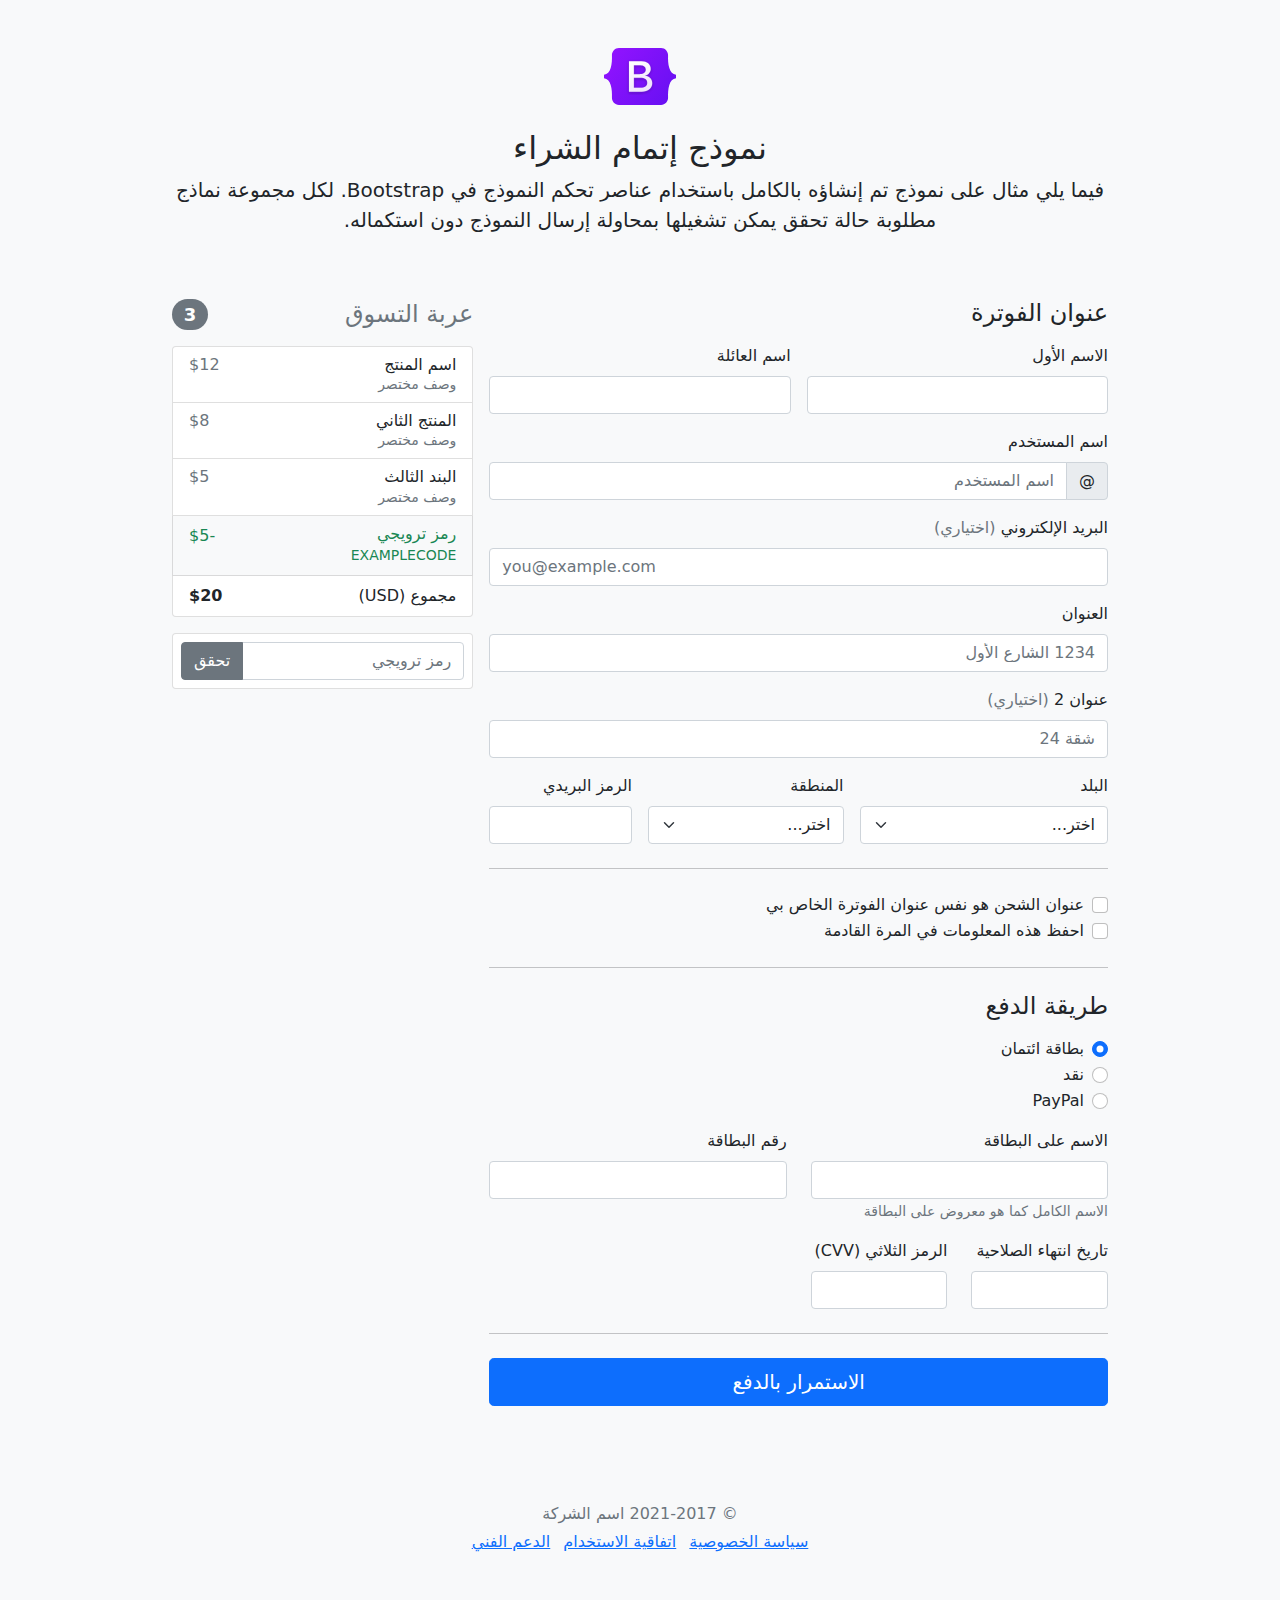
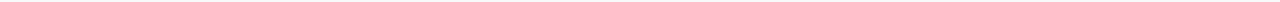
<file: bootstrap-5.1.3-examples/checkout-rtl/index.html>
<!doctype html>
<html lang="ar" dir="rtl">
  <head>
    <meta charset="utf-8">
    <meta name="viewport" content="width=device-width, initial-scale=1">
    <meta name="description" content="">
    <meta name="author" content="Mark Otto, Jacob Thornton, and Bootstrap contributors">
    <meta name="generator" content="Hugo 0.88.1">
    <title>مثال إتمام الشراء · Bootstrap v5.1</title>

    <link rel="canonical" href="https://getbootstrap.com/docs/5.1/examples/checkout-rtl/">

    

    <!-- Bootstrap core CSS -->
<link href="../assets/dist/css/bootstrap.rtl.min.css" rel="stylesheet">

    <style>
      .bd-placeholder-img {
        font-size: 1.125rem;
        text-anchor: middle;
        -webkit-user-select: none;
        -moz-user-select: none;
        user-select: none;
      }

      @media (min-width: 768px) {
        .bd-placeholder-img-lg {
          font-size: 3.5rem;
        }
      }
    </style>

    
    <!-- Custom styles for this template -->
    <link href="../checkout/form-validation.css" rel="stylesheet">
  </head>
  <body class="bg-light">
    
<div class="container">
  <main>
    <div class="py-5 text-center">
      <img class="d-block mx-auto mb-4" src="../assets/brand/bootstrap-logo.svg" alt="" width="72" height="57">
      <h2>نموذج إتمام الشراء</h2>
      <p class="lead">فيما يلي مثال على نموذج تم إنشاؤه بالكامل باستخدام عناصر تحكم النموذج في Bootstrap. لكل مجموعة نماذج مطلوبة حالة تحقق يمكن تشغيلها بمحاولة إرسال النموذج دون استكماله.</p>
    </div>

    <div class="row g-3">
      <div class="col-md-5 col-lg-4 order-md-last">
        <h4 class="d-flex justify-content-between align-items-center mb-3">
          <span class="text-muted">عربة التسوق</span>
          <span class="badge bg-secondary rounded-pill">3</span>
        </h4>
        <ul class="list-group mb-3">
          <li class="list-group-item d-flex justify-content-between lh-sm">
            <div>
              <h6 class="my-0">اسم المنتج</h6>
              <small class="text-muted">وصف مختصر</small>
            </div>
            <span class="text-muted">$12</span>
          </li>
          <li class="list-group-item d-flex justify-content-between lh-sm">
            <div>
              <h6 class="my-0">المنتج الثاني</h6>
              <small class="text-muted">وصف مختصر</small>
            </div>
            <span class="text-muted">$8</span>
          </li>
          <li class="list-group-item d-flex justify-content-between lh-sm">
            <div>
              <h6 class="my-0">البند الثالث</h6>
              <small class="text-muted">وصف مختصر</small>
            </div>
            <span class="text-muted">$5</span>
          </li>
          <li class="list-group-item d-flex justify-content-between bg-light">
            <div class="text-success">
              <h6 class="my-0">رمز ترويجي</h6>
              <small>EXAMPLECODE</small>
            </div>
            <span class="text-success">-$5</span>
          </li>
          <li class="list-group-item d-flex justify-content-between">
            <span>مجموع (USD)</span>
            <strong>$20</strong>
          </li>
        </ul>

        <form class="card p-2">
          <div class="input-group">
            <input type="text" class="form-control" placeholder="رمز ترويجي">
            <button type="submit" class="btn btn-secondary">تحقق</button>
          </div>
        </form>
      </div>
      <div class="col-md-7 col-lg-8">
        <h4 class="mb-3">عنوان الفوترة</h4>
        <form class="needs-validation" novalidate>
          <div class="row g-3">
            <div class="col-sm-6">
              <label for="firstName" class="form-label">الاسم الأول</label>
              <input type="text" class="form-control" id="firstName" placeholder="" value="" required>
              <div class="invalid-feedback">
                يرجى إدخال اسم أول صحيح.
              </div>
            </div>

            <div class="col-sm-6">
              <label for="lastName" class="form-label">اسم العائلة</label>
              <input type="text" class="form-control" id="lastName" placeholder="" value="" required>
              <div class="invalid-feedback">
                يرجى إدخال اسم عائلة صحيح.
              </div>
            </div>

            <div class="col-12">
              <label for="username" class="form-label">اسم المستخدم</label>
              <div class="input-group has-validation">
                <span class="input-group-text">@</span>
                <input type="text" class="form-control" id="username" placeholder="اسم المستخدم" required>
              <div class="invalid-feedback">
                اسم المستخدم الخاص بك مطلوب.
                </div>
              </div>
            </div>

            <div class="col-12">
              <label for="email" class="form-label">البريد الإلكتروني <span class="text-muted">(اختياري)</span></label>
              <input type="email" class="form-control" id="email" placeholder="you@example.com">
              <div class="invalid-feedback">
                يرجى إدخال عنوان بريد إلكتروني صحيح لتصلكم تحديثات الشحن.
              </div>
            </div>

            <div class="col-12">
              <label for="address" class="form-label">العنوان</label>
              <input type="text" class="form-control" id="address" placeholder="1234 الشارع الأول" required>
              <div class="invalid-feedback">
                يرجى إدخال عنوان الشحن الخاص بك.
              </div>
            </div>

            <div class="col-12">
              <label for="address2" class="form-label">عنوان 2 <span class="text-muted">(اختياري)</span></label>
              <input type="text" class="form-control" id="address2" placeholder="شقة 24">
            </div>

            <div class="col-md-5">
              <label for="country" class="form-label">البلد</label>
              <select class="form-select" id="country" required>
                <option value="">اختر...</option>
                <option>الولايات المتحدة الأمريكية</option>
              </select>
              <div class="invalid-feedback">
                يرجى اختيار بلد صحيح.
              </div>
            </div>

            <div class="col-md-4">
              <label for="state" class="form-label">المنطقة</label>
              <select class="form-select" id="state" required>
                <option value="">اختر...</option>
                <option>كاليفورنيا</option>
              </select>
              <div class="invalid-feedback">
                يرجى اختيار اسم منطقة صحيح.
              </div>
            </div>

            <div class="col-md-3">
              <label for="zip" class="form-label">الرمز البريدي</label>
              <input type="text" class="form-control" id="zip" placeholder="" required>
              <div class="invalid-feedback">
                الرمز البريدي مطلوب.
              </div>
            </div>
          </div>

          <hr class="my-4">

          <div class="form-check">
            <input type="checkbox" class="form-check-input" id="same-address">
            <label class="form-check-label" for="same-address">عنوان الشحن هو نفس عنوان الفوترة الخاص بي</label>
          </div>

          <div class="form-check">
            <input type="checkbox" class="form-check-input" id="save-info">
            <label class="form-check-label" for="save-info">احفظ هذه المعلومات في المرة القادمة</label>
          </div>

          <hr class="my-4">

          <h4 class="mb-3">طريقة الدفع</h4>

          <div class="my-3">
            <div class="form-check">
              <input id="credit" name="paymentMethod" type="radio" class="form-check-input" checked required>
              <label class="form-check-label" for="credit">بطاقة ائتمان</label>
            </div>
            <div class="form-check">
              <input id="cash" name="paymentMethod" type="radio" class="form-check-input" required>
              <label class="form-check-label" for="cash">نقد</label>
            </div>
            <div class="form-check">
              <input id="paypal" name="paymentMethod" type="radio" class="form-check-input" required>
              <label class="form-check-label" for="paypal">PayPal</label>
            </div>
          </div>

          <div class="row gy-3">
            <div class="col-md-6">
              <label for="cc-name" class="form-label">الاسم على البطاقة</label>
              <input type="text" class="form-control" id="cc-name" placeholder="" required>
              <small class="text-muted">الاسم الكامل كما هو معروض على البطاقة</small>
              <div class="invalid-feedback">
                الاسم على البطاقة مطلوب
              </div>
            </div>

            <div class="col-md-6">
              <label for="cc-number" class="form-label">رقم البطاقة</label>
              <input type="text" class="form-control" id="cc-number" placeholder="" required>
              <div class="invalid-feedback">
                رقم بطاقة الائتمان مطلوب
              </div>
            </div>

            <div class="col-md-3">
              <label for="cc-expiration" class="form-label">تاريخ انتهاء الصلاحية</label>
              <input type="text" class="form-control" id="cc-expiration" placeholder="" required>
              <div class="invalid-feedback">
                تاريخ انتهاء الصلاحية مطلوب
              </div>
            </div>

            <div class="col-md-3">
              <label for="cc-cvv" class="form-label">الرمز الثلاثي (CVV)</label>
              <input type="text" class="form-control" id="cc-cvv" placeholder="" required>
              <div class="invalid-feedback">
                رمز الحماية مطلوب
              </div>
            </div>
          </div>

          <hr class="my-4">

          <button class="w-100 btn btn-primary btn-lg" type="submit">الاستمرار بالدفع</button>
        </form>
      </div>
    </div>
  </main>
  <footer class="my-5 pt-5 text-muted text-center text-small">
    <p class="mb-1">&copy; 2021-2017 اسم الشركة</p>
    <ul class="list-inline">
      <li class="list-inline-item"><a href="#">سياسة الخصوصية</a></li>
      <li class="list-inline-item"><a href="#">اتفاقية الاستخدام</a></li>
      <li class="list-inline-item"><a href="#">الدعم الفني</a></li>
    </ul>
  </footer>
</div>


    <script src="../assets/dist/js/bootstrap.bundle.min.js"></script>

      <script src="../checkout/form-validation.js"></script>
  </body>
</html>
</file>
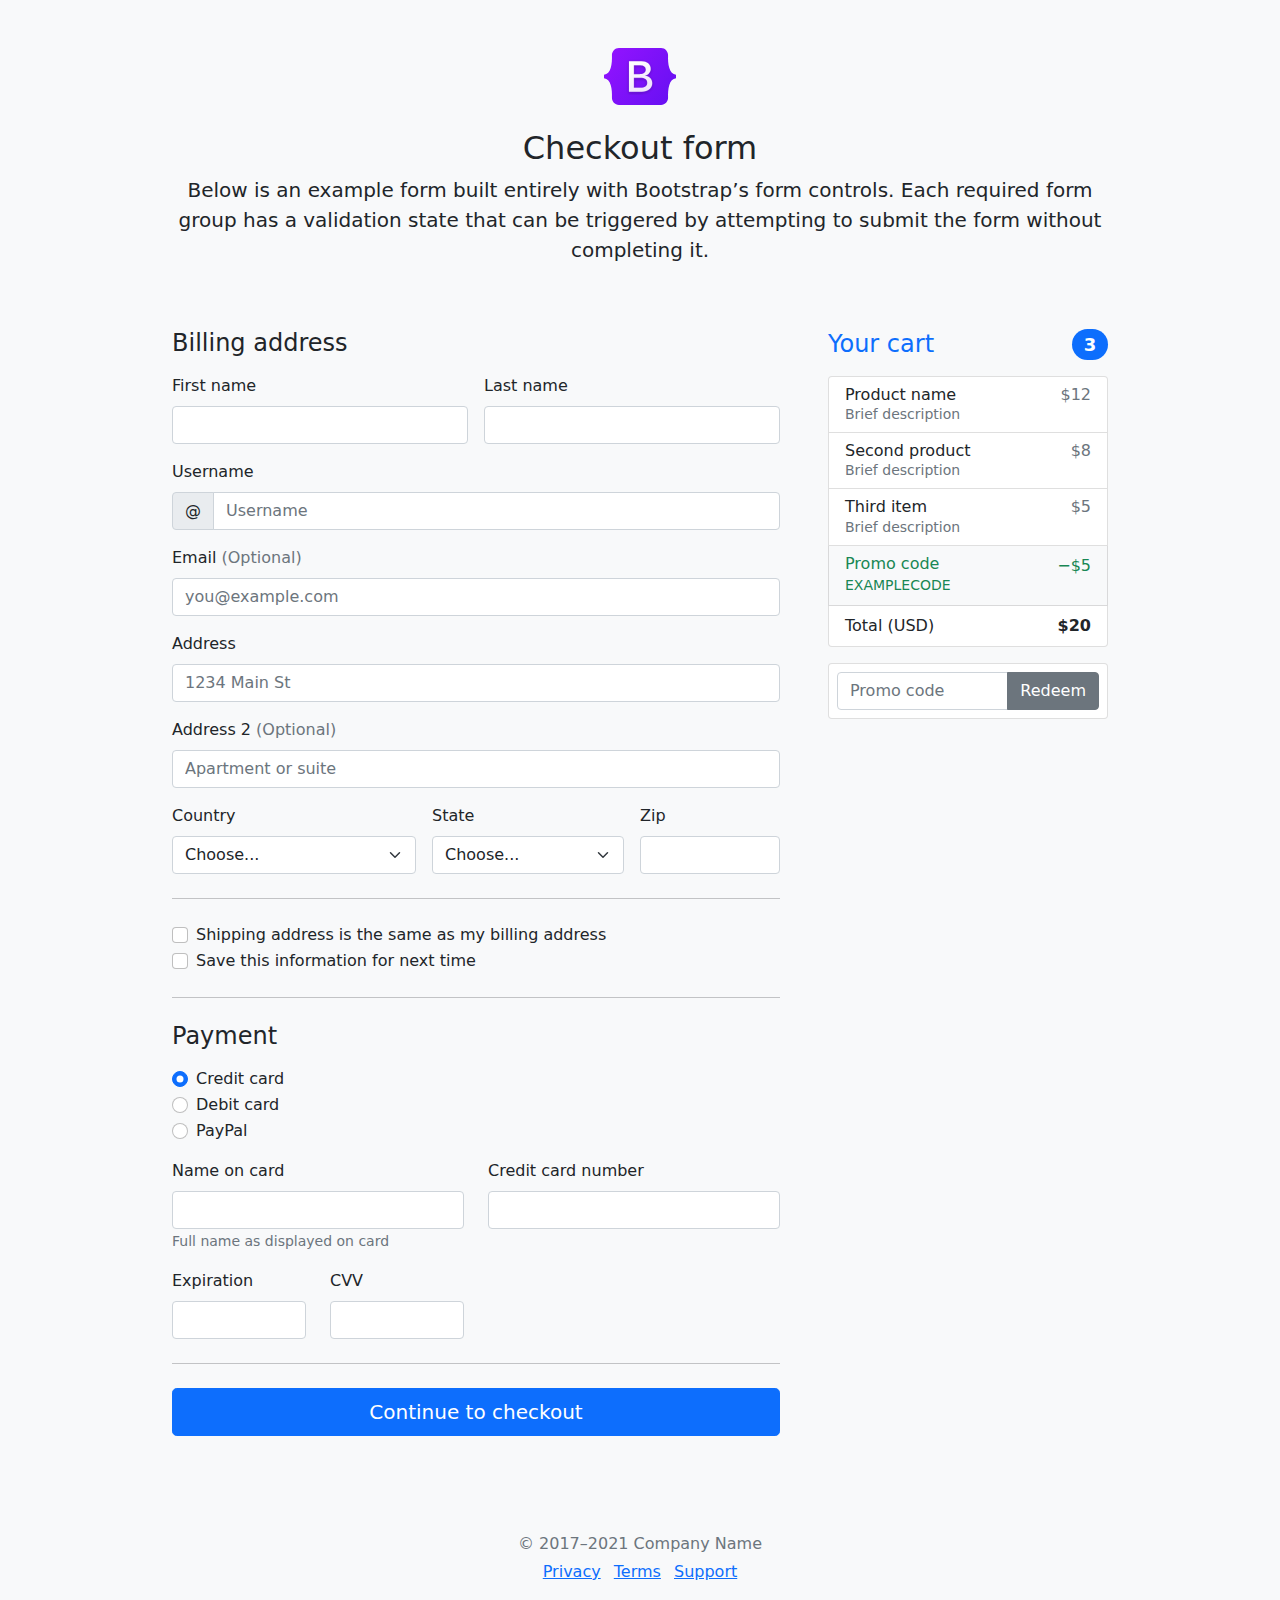
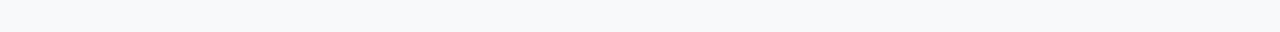
<file: bootstrap-5.1.3-examples/checkout/index.html>
<!doctype html>
<html lang="en">
  <head>
    <meta charset="utf-8">
    <meta name="viewport" content="width=device-width, initial-scale=1">
    <meta name="description" content="">
    <meta name="author" content="Mark Otto, Jacob Thornton, and Bootstrap contributors">
    <meta name="generator" content="Hugo 0.88.1">
    <title>Checkout example · Bootstrap v5.1</title>

    <link rel="canonical" href="https://getbootstrap.com/docs/5.1/examples/checkout/">

    

    <!-- Bootstrap core CSS -->
<link href="../assets/dist/css/bootstrap.min.css" rel="stylesheet">

    <style>
      .bd-placeholder-img {
        font-size: 1.125rem;
        text-anchor: middle;
        -webkit-user-select: none;
        -moz-user-select: none;
        user-select: none;
      }

      @media (min-width: 768px) {
        .bd-placeholder-img-lg {
          font-size: 3.5rem;
        }
      }
    </style>

    
    <!-- Custom styles for this template -->
    <link href="form-validation.css" rel="stylesheet">
  </head>
  <body class="bg-light">
    
<div class="container">
  <main>
    <div class="py-5 text-center">
      <img class="d-block mx-auto mb-4" src="../assets/brand/bootstrap-logo.svg" alt="" width="72" height="57">
      <h2>Checkout form</h2>
      <p class="lead">Below is an example form built entirely with Bootstrap’s form controls. Each required form group has a validation state that can be triggered by attempting to submit the form without completing it.</p>
    </div>

    <div class="row g-5">
      <div class="col-md-5 col-lg-4 order-md-last">
        <h4 class="d-flex justify-content-between align-items-center mb-3">
          <span class="text-primary">Your cart</span>
          <span class="badge bg-primary rounded-pill">3</span>
        </h4>
        <ul class="list-group mb-3">
          <li class="list-group-item d-flex justify-content-between lh-sm">
            <div>
              <h6 class="my-0">Product name</h6>
              <small class="text-muted">Brief description</small>
            </div>
            <span class="text-muted">$12</span>
          </li>
          <li class="list-group-item d-flex justify-content-between lh-sm">
            <div>
              <h6 class="my-0">Second product</h6>
              <small class="text-muted">Brief description</small>
            </div>
            <span class="text-muted">$8</span>
          </li>
          <li class="list-group-item d-flex justify-content-between lh-sm">
            <div>
              <h6 class="my-0">Third item</h6>
              <small class="text-muted">Brief description</small>
            </div>
            <span class="text-muted">$5</span>
          </li>
          <li class="list-group-item d-flex justify-content-between bg-light">
            <div class="text-success">
              <h6 class="my-0">Promo code</h6>
              <small>EXAMPLECODE</small>
            </div>
            <span class="text-success">−$5</span>
          </li>
          <li class="list-group-item d-flex justify-content-between">
            <span>Total (USD)</span>
            <strong>$20</strong>
          </li>
        </ul>

        <form class="card p-2">
          <div class="input-group">
            <input type="text" class="form-control" placeholder="Promo code">
            <button type="submit" class="btn btn-secondary">Redeem</button>
          </div>
        </form>
      </div>
      <div class="col-md-7 col-lg-8">
        <h4 class="mb-3">Billing address</h4>
        <form class="needs-validation" novalidate>
          <div class="row g-3">
            <div class="col-sm-6">
              <label for="firstName" class="form-label">First name</label>
              <input type="text" class="form-control" id="firstName" placeholder="" value="" required>
              <div class="invalid-feedback">
                Valid first name is required.
              </div>
            </div>

            <div class="col-sm-6">
              <label for="lastName" class="form-label">Last name</label>
              <input type="text" class="form-control" id="lastName" placeholder="" value="" required>
              <div class="invalid-feedback">
                Valid last name is required.
              </div>
            </div>

            <div class="col-12">
              <label for="username" class="form-label">Username</label>
              <div class="input-group has-validation">
                <span class="input-group-text">@</span>
                <input type="text" class="form-control" id="username" placeholder="Username" required>
              <div class="invalid-feedback">
                  Your username is required.
                </div>
              </div>
            </div>

            <div class="col-12">
              <label for="email" class="form-label">Email <span class="text-muted">(Optional)</span></label>
              <input type="email" class="form-control" id="email" placeholder="you@example.com">
              <div class="invalid-feedback">
                Please enter a valid email address for shipping updates.
              </div>
            </div>

            <div class="col-12">
              <label for="address" class="form-label">Address</label>
              <input type="text" class="form-control" id="address" placeholder="1234 Main St" required>
              <div class="invalid-feedback">
                Please enter your shipping address.
              </div>
            </div>

            <div class="col-12">
              <label for="address2" class="form-label">Address 2 <span class="text-muted">(Optional)</span></label>
              <input type="text" class="form-control" id="address2" placeholder="Apartment or suite">
            </div>

            <div class="col-md-5">
              <label for="country" class="form-label">Country</label>
              <select class="form-select" id="country" required>
                <option value="">Choose...</option>
                <option>United States</option>
              </select>
              <div class="invalid-feedback">
                Please select a valid country.
              </div>
            </div>

            <div class="col-md-4">
              <label for="state" class="form-label">State</label>
              <select class="form-select" id="state" required>
                <option value="">Choose...</option>
                <option>California</option>
              </select>
              <div class="invalid-feedback">
                Please provide a valid state.
              </div>
            </div>

            <div class="col-md-3">
              <label for="zip" class="form-label">Zip</label>
              <input type="text" class="form-control" id="zip" placeholder="" required>
              <div class="invalid-feedback">
                Zip code required.
              </div>
            </div>
          </div>

          <hr class="my-4">

          <div class="form-check">
            <input type="checkbox" class="form-check-input" id="same-address">
            <label class="form-check-label" for="same-address">Shipping address is the same as my billing address</label>
          </div>

          <div class="form-check">
            <input type="checkbox" class="form-check-input" id="save-info">
            <label class="form-check-label" for="save-info">Save this information for next time</label>
          </div>

          <hr class="my-4">

          <h4 class="mb-3">Payment</h4>

          <div class="my-3">
            <div class="form-check">
              <input id="credit" name="paymentMethod" type="radio" class="form-check-input" checked required>
              <label class="form-check-label" for="credit">Credit card</label>
            </div>
            <div class="form-check">
              <input id="debit" name="paymentMethod" type="radio" class="form-check-input" required>
              <label class="form-check-label" for="debit">Debit card</label>
            </div>
            <div class="form-check">
              <input id="paypal" name="paymentMethod" type="radio" class="form-check-input" required>
              <label class="form-check-label" for="paypal">PayPal</label>
            </div>
          </div>

          <div class="row gy-3">
            <div class="col-md-6">
              <label for="cc-name" class="form-label">Name on card</label>
              <input type="text" class="form-control" id="cc-name" placeholder="" required>
              <small class="text-muted">Full name as displayed on card</small>
              <div class="invalid-feedback">
                Name on card is required
              </div>
            </div>

            <div class="col-md-6">
              <label for="cc-number" class="form-label">Credit card number</label>
              <input type="text" class="form-control" id="cc-number" placeholder="" required>
              <div class="invalid-feedback">
                Credit card number is required
              </div>
            </div>

            <div class="col-md-3">
              <label for="cc-expiration" class="form-label">Expiration</label>
              <input type="text" class="form-control" id="cc-expiration" placeholder="" required>
              <div class="invalid-feedback">
                Expiration date required
              </div>
            </div>

            <div class="col-md-3">
              <label for="cc-cvv" class="form-label">CVV</label>
              <input type="text" class="form-control" id="cc-cvv" placeholder="" required>
              <div class="invalid-feedback">
                Security code required
              </div>
            </div>
          </div>

          <hr class="my-4">

          <button class="w-100 btn btn-primary btn-lg" type="submit">Continue to checkout</button>
        </form>
      </div>
    </div>
  </main>

  <footer class="my-5 pt-5 text-muted text-center text-small">
    <p class="mb-1">&copy; 2017–2021 Company Name</p>
    <ul class="list-inline">
      <li class="list-inline-item"><a href="#">Privacy</a></li>
      <li class="list-inline-item"><a href="#">Terms</a></li>
      <li class="list-inline-item"><a href="#">Support</a></li>
    </ul>
  </footer>
</div>


    <script src="../assets/dist/js/bootstrap.bundle.min.js"></script>

      <script src="form-validation.js"></script>
  </body>
</html>
</file>
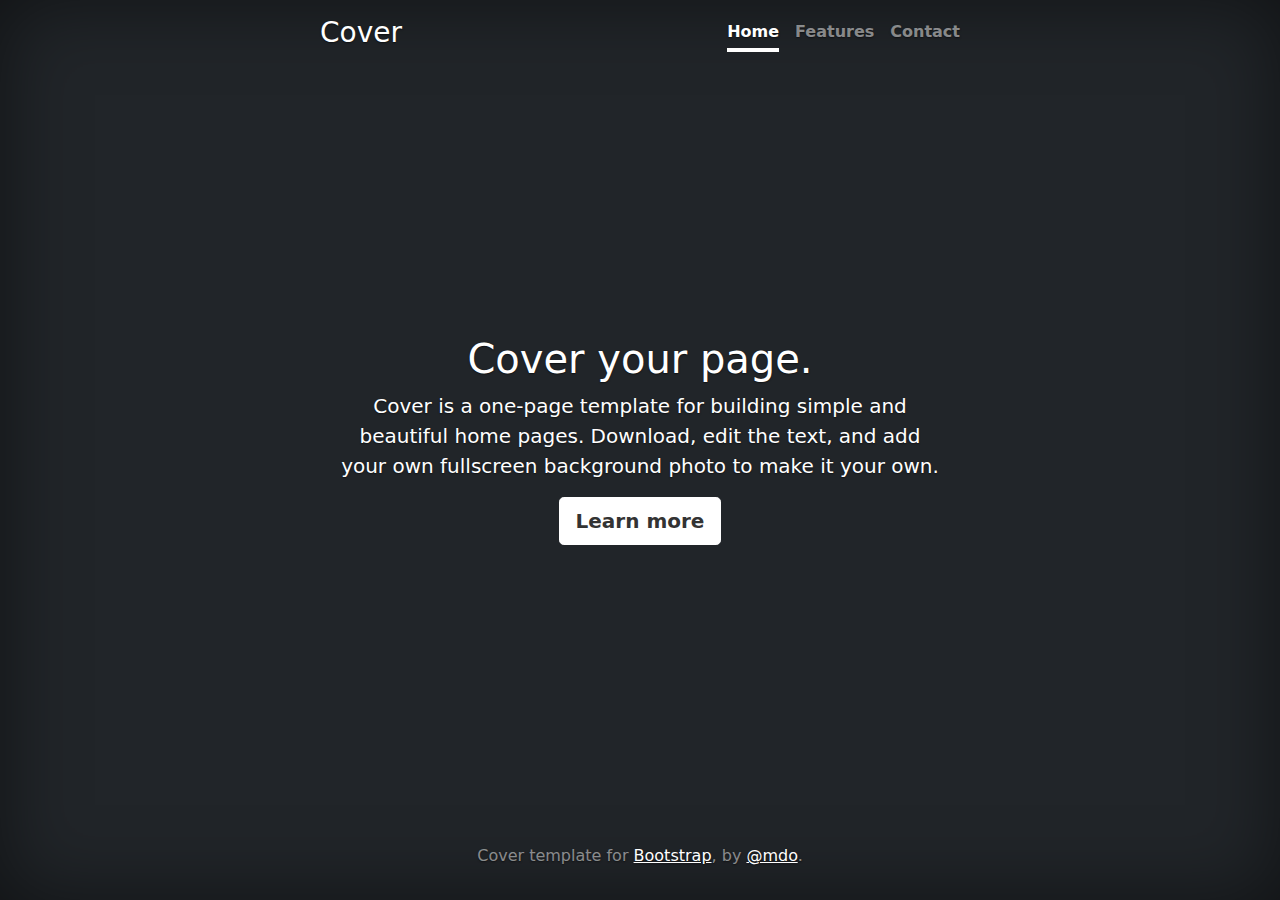
<file: bootstrap-5.1.3-examples/cover/index.html>
<!doctype html>
<html lang="en" class="h-100">
  <head>
    <meta charset="utf-8">
    <meta name="viewport" content="width=device-width, initial-scale=1">
    <meta name="description" content="">
    <meta name="author" content="Mark Otto, Jacob Thornton, and Bootstrap contributors">
    <meta name="generator" content="Hugo 0.88.1">
    <title>Cover Template · Bootstrap v5.1</title>

    <link rel="canonical" href="https://getbootstrap.com/docs/5.1/examples/cover/">

    

    <!-- Bootstrap core CSS -->
<link href="../assets/dist/css/bootstrap.min.css" rel="stylesheet">

    <style>
      .bd-placeholder-img {
        font-size: 1.125rem;
        text-anchor: middle;
        -webkit-user-select: none;
        -moz-user-select: none;
        user-select: none;
      }

      @media (min-width: 768px) {
        .bd-placeholder-img-lg {
          font-size: 3.5rem;
        }
      }
    </style>

    
    <!-- Custom styles for this template -->
    <link href="cover.css" rel="stylesheet">
  </head>
  <body class="d-flex h-100 text-center text-white bg-dark">
    
<div class="cover-container d-flex w-100 h-100 p-3 mx-auto flex-column">
  <header class="mb-auto">
    <div>
      <h3 class="float-md-start mb-0">Cover</h3>
      <nav class="nav nav-masthead justify-content-center float-md-end">
        <a class="nav-link active" aria-current="page" href="#">Home</a>
        <a class="nav-link" href="#">Features</a>
        <a class="nav-link" href="#">Contact</a>
      </nav>
    </div>
  </header>

  <main class="px-3">
    <h1>Cover your page.</h1>
    <p class="lead">Cover is a one-page template for building simple and beautiful home pages. Download, edit the text, and add your own fullscreen background photo to make it your own.</p>
    <p class="lead">
      <a href="#" class="btn btn-lg btn-secondary fw-bold border-white bg-white">Learn more</a>
    </p>
  </main>

  <footer class="mt-auto text-white-50">
    <p>Cover template for <a href="https://getbootstrap.com/" class="text-white">Bootstrap</a>, by <a href="https://twitter.com/mdo" class="text-white">@mdo</a>.</p>
  </footer>
</div>


    
  </body>
</html>
</file>
<file: bootstrap-5.1.3-examples/blog/blog.rtl.css>
/* stylelint-disable selector-list-comma-newline-after */

.blog-header {
  line-height: 1;
  border-bottom: 1px solid #e5e5e5;
}

.blog-header-logo {
  font-family: Amiri, Georgia, "Times New Roman", serif;
  font-size: 2.25rem;
}

.blog-header-logo:hover {
  text-decoration: none;
}

h1, h2, h3, h4, h5, h6 {
  font-family: Amiri, Georgia, "Times New Roman", serif;
}

.display-4 {
  font-size: 2.5rem;
}
@media (min-width: 768px) {
  .display-4 {
    font-size: 3rem;
  }
}

.nav-scroller {
  position: relative;
  z-index: 2;
  height: 2.75rem;
  overflow-y: hidden;
}

.nav-scroller .nav {
  display: flex;
  flex-wrap: nowrap;
  padding-bottom: 1rem;
  margin-top: -1px;
  overflow-x: auto;
  text-align: center;
  white-space: nowrap;
  -webkit-overflow-scrolling: touch;
}

.nav-scroller .nav-link {
  padding-top: .75rem;
  padding-bottom: .75rem;
  font-size: .875rem;
}

.card-img-right {
  height: 100%;
  border-radius: 3px 0 0 3px;
}

.flex-auto {
  flex: 0 0 auto;
}

.h-250 { height: 250px; }
@media (min-width: 768px) {
  .h-md-250 { height: 250px; }
}

/* Pagination */
.blog-pagination {
  margin-bottom: 4rem;
}
.blog-pagination > .btn {
  border-radius: 2rem;
}

/*
 * Blog posts
 */
.blog-post {
  margin-bottom: 4rem;
}
.blog-post-title {
  margin-bottom: .25rem;
  font-size: 2.5rem;
}
.blog-post-meta {
  margin-bottom: 1.25rem;
  color: #727272;
}

/*
 * Footer
 */
.blog-footer {
  padding: 2.5rem 0;
  color: #727272;
  text-align: center;
  background-color: #f9f9f9;
  border-top: .05rem solid #e5e5e5;
}
.blog-footer p:last-child {
  margin-bottom: 0;
}
</file>
<file: bootstrap-5.1.3-examples/blog/blog.css>
/* stylelint-disable selector-list-comma-newline-after */

.blog-header {
  line-height: 1;
  border-bottom: 1px solid #e5e5e5;
}

.blog-header-logo {
  font-family: "Playfair Display", Georgia, "Times New Roman", serif/*rtl:Amiri, Georgia, "Times New Roman", serif*/;
  font-size: 2.25rem;
}

.blog-header-logo:hover {
  text-decoration: none;
}

h1, h2, h3, h4, h5, h6 {
  font-family: "Playfair Display", Georgia, "Times New Roman", serif/*rtl:Amiri, Georgia, "Times New Roman", serif*/;
}

.display-4 {
  font-size: 2.5rem;
}
@media (min-width: 768px) {
  .display-4 {
    font-size: 3rem;
  }
}

.nav-scroller {
  position: relative;
  z-index: 2;
  height: 2.75rem;
  overflow-y: hidden;
}

.nav-scroller .nav {
  display: flex;
  flex-wrap: nowrap;
  padding-bottom: 1rem;
  margin-top: -1px;
  overflow-x: auto;
  text-align: center;
  white-space: nowrap;
  -webkit-overflow-scrolling: touch;
}

.nav-scroller .nav-link {
  padding-top: .75rem;
  padding-bottom: .75rem;
  font-size: .875rem;
}

.card-img-right {
  height: 100%;
  border-radius: 0 3px 3px 0;
}

.flex-auto {
  flex: 0 0 auto;
}

.h-250 { height: 250px; }
@media (min-width: 768px) {
  .h-md-250 { height: 250px; }
}

/* Pagination */
.blog-pagination {
  margin-bottom: 4rem;
}
.blog-pagination > .btn {
  border-radius: 2rem;
}

/*
 * Blog posts
 */
.blog-post {
  margin-bottom: 4rem;
}
.blog-post-title {
  margin-bottom: .25rem;
  font-size: 2.5rem;
}
.blog-post-meta {
  margin-bottom: 1.25rem;
  color: #727272;
}

/*
 * Footer
 */
.blog-footer {
  padding: 2.5rem 0;
  color: #727272;
  text-align: center;
  background-color: #f9f9f9;
  border-top: .05rem solid #e5e5e5;
}
.blog-footer p:last-child {
  margin-bottom: 0;
}
</file>
<file: bootstrap-5.1.3-examples/carousel/carousel.rtl.css>
/* GLOBAL STYLES
-------------------------------------------------- */
/* Padding below the footer and lighter body text */

body {
  padding-top: 3rem;
  padding-bottom: 3rem;
  color: #5a5a5a;
}


/* CUSTOMIZE THE CAROUSEL
-------------------------------------------------- */

/* Carousel base class */
.carousel {
  margin-bottom: 4rem;
}
/* Since positioning the image, we need to help out the caption */
.carousel-caption {
  bottom: 3rem;
  z-index: 10;
}

/* Declare heights because of positioning of img element */
.carousel-item {
  height: 32rem;
}
.carousel-item > img {
  position: absolute;
  top: 0;
  right: 0;
  min-width: 100%;
  height: 32rem;
}


/* MARKETING CONTENT
-------------------------------------------------- */

/* Center align the text within the three columns below the carousel */
.marketing .col-lg-4 {
  margin-bottom: 1.5rem;
  text-align: center;
}
.marketing h2 {
  font-weight: 400;
}
.marketing .col-lg-4 p {
  margin-right: .75rem;
  margin-left: .75rem;
}


/* Featurettes
------------------------- */

.featurette-divider {
  margin: 5rem 0; /* Space out the Bootstrap <hr> more */
}

/* Thin out the marketing headings */
.featurette-heading {
  font-weight: 300;
  line-height: 1;
}


/* RESPONSIVE CSS
-------------------------------------------------- */

@media (min-width: 40em) {
  /* Bump up size of carousel content */
  .carousel-caption p {
    margin-bottom: 1.25rem;
    font-size: 1.25rem;
    line-height: 1.4;
  }

  .featurette-heading {
    font-size: 50px;
  }
}

@media (min-width: 62em) {
  .featurette-heading {
    margin-top: 7rem;
  }
}
</file>
<file: bootstrap-5.1.3-examples/carousel/carousel.css>
/* GLOBAL STYLES
-------------------------------------------------- */
/* Padding below the footer and lighter body text */

body {
  padding-top: 3rem;
  padding-bottom: 3rem;
  color: #5a5a5a;
}


/* CUSTOMIZE THE CAROUSEL
-------------------------------------------------- */

/* Carousel base class */
.carousel {
  margin-bottom: 4rem;
}
/* Since positioning the image, we need to help out the caption */
.carousel-caption {
  bottom: 3rem;
  z-index: 10;
}

/* Declare heights because of positioning of img element */
.carousel-item {
  height: 32rem;
}
.carousel-item > img {
  position: absolute;
  top: 0;
  left: 0;
  min-width: 100%;
  height: 32rem;
}


/* MARKETING CONTENT
-------------------------------------------------- */

/* Center align the text within the three columns below the carousel */
.marketing .col-lg-4 {
  margin-bottom: 1.5rem;
  text-align: center;
}
.marketing h2 {
  font-weight: 400;
}
/* rtl:begin:ignore */
.marketing .col-lg-4 p {
  margin-right: .75rem;
  margin-left: .75rem;
}
/* rtl:end:ignore */


/* Featurettes
------------------------- */

.featurette-divider {
  margin: 5rem 0; /* Space out the Bootstrap <hr> more */
}

/* Thin out the marketing headings */
.featurette-heading {
  font-weight: 300;
  line-height: 1;
  /* rtl:remove */
  letter-spacing: -.05rem;
}


/* RESPONSIVE CSS
-------------------------------------------------- */

@media (min-width: 40em) {
  /* Bump up size of carousel content */
  .carousel-caption p {
    margin-bottom: 1.25rem;
    font-size: 1.25rem;
    line-height: 1.4;
  }

  .featurette-heading {
    font-size: 50px;
  }
}

@media (min-width: 62em) {
  .featurette-heading {
    margin-top: 7rem;
  }
}
</file>
<file: bootstrap-5.1.3-examples/checkout/form-validation.css>
.container {
  max-width: 960px;
}
</file>
<file: bootstrap-5.1.3-examples/cover/cover.css>
/*
 * Globals
 */


/* Custom default button */
.btn-secondary,
.btn-secondary:hover,
.btn-secondary:focus {
  color: #333;
  text-shadow: none; /* Prevent inheritance from `body` */
}


/*
 * Base structure
 */

body {
  text-shadow: 0 .05rem .1rem rgba(0, 0, 0, .5);
  box-shadow: inset 0 0 5rem rgba(0, 0, 0, .5);
}

.cover-container {
  max-width: 42em;
}


/*
 * Header
 */

.nav-masthead .nav-link {
  padding: .25rem 0;
  font-weight: 700;
  color: rgba(255, 255, 255, .5);
  background-color: transparent;
  border-bottom: .25rem solid transparent;
}

.nav-masthead .nav-link:hover,
.nav-masthead .nav-link:focus {
  border-bottom-color: rgba(255, 255, 255, .25);
}

.nav-masthead .nav-link + .nav-link {
  margin-left: 1rem;
}

.nav-masthead .active {
  color: #fff;
  border-bottom-color: #fff;
}
</file>
<file: bootstrap-5.1.3-examples/cheatsheet/cheatsheet.rtl.css>
body {
  scroll-behavior: smooth;
}

/**
 * Bootstrap "Journal code" icon
 * @link https://icons.getbootstrap.com/icons/journal-code/
 */
.bd-heading a::before {
  display: inline-block;
  width: 1em;
  height: 1em;
  margin-left: .25rem;
  content: "";
  background-image: url("data:image/svg+xml,%3Csvg xmlns='http://www.w3.org/2000/svg' fill='%25230d6efd' viewBox='0 0 16 16'%3E%3Cpath d='M4 1h8a2 2 0 0 1 2 2v10a2 2 0 0 1-2 2H4a2 2 0 0 1-2-2h1a1 1 0 0 0 1 1h8a1 1 0 0 0 1-1V3a1 1 0 0 0-1-1H4a1 1 0 0 0-1 1H2a2 2 0 0 1 2-2z'/%3E%3Cpath d='M2 5v-.5a.5.5 0 0 1 1 0V5h.5a.5.5 0 0 1 0 1h-2a.5.5 0 0 1 0-1H2zm0 3v-.5a.5.5 0 0 1 1 0V8h.5a.5.5 0 0 1 0 1h-2a.5.5 0 0 1 0-1H2zm0 3v-.5a.5.5 0 0 1 1 0v.5h.5a.5.5 0 0 1 0 1h-2a.5.5 0 0 1 0-1H2z'/%3E%3Cpath fill-rule='evenodd' d='M8.646 5.646a.5.5 0 0 1 .708 0l2 2a.5.5 0 0 1 0 .708l-2 2a.5.5 0 0 1-.708-.708L10.293 8 8.646 6.354a.5.5 0 0 1 0-.708zm-1.292 0a.5.5 0 0 0-.708 0l-2 2a.5.5 0 0 0 0 .708l2 2a.5.5 0 0 0 .708-.708L5.707 8l1.647-1.646a.5.5 0 0 0 0-.708z'/%3E%3C/svg%3E");
  background-size: 1em;
}

/* stylelint-disable-next-line selector-max-universal */
.bd-heading + div > * + * {
  margin-top: 3rem;
}

/* Table of contents */
.bd-aside a {
  padding: .1875rem .5rem;
  margin-top: .125rem;
  margin-right: .3125rem;
  color: rgba(0, 0, 0, .65);
  text-decoration: none;
}

.bd-aside a:hover,
.bd-aside a:focus {
  color: rgba(0, 0, 0, .85);
  background-color: rgba(121, 82, 179, .1);
}

.bd-aside .active {
  font-weight: 600;
  color: rgba(0, 0, 0, .85);
}

.bd-aside .btn {
  padding: .25rem .5rem;
  font-weight: 600;
  color: rgba(0, 0, 0, .65);
  border: 0;
}

.bd-aside .btn:hover,
.bd-aside .btn:focus {
  color: rgba(0, 0, 0, .85);
  background-color: rgba(121, 82, 179, .1);
}

.bd-aside .btn:focus {
  box-shadow: 0 0 0 1px rgba(121, 82, 179, .7);
}

.bd-aside .btn::before {
  width: 1.25em;
  line-height: 0;
  content: url("data:image/svg+xml,%3csvg xmlns='http://www.w3.org/2000/svg' width='16' height='16' viewBox='0 0 16 16'%3e%3cpath fill='none' stroke='rgba%280,0,0,.5%29' stroke-linecap='round' stroke-linejoin='round' stroke-width='2' d='M5 14l6-6-6-6'/%3e%3c/svg%3e");
  transition: transform .35s ease;
  transform: rotate(180deg) translateX(-2px);
  transform-origin: .5em 50%;
}

.bd-aside .btn[aria-expanded="true"]::before {
  transform: rotate(90deg);
}


/* Examples */
.scrollspy-example {
  position: relative;
  height: 200px;
  margin-top: .5rem;
  overflow: auto;
}

[id="modal"] .bd-example .btn,
[id="buttons"] .bd-example .btn,
[id="tooltips"] .bd-example .btn,
[id="popovers"] .bd-example .btn,
[id="dropdowns"] .bd-example .btn-group,
[id="dropdowns"] .bd-example .dropdown,
[id="dropdowns"] .bd-example .dropup,
[id="dropdowns"] .bd-example .dropend,
[id="dropdowns"] .bd-example .dropstart {
  margin: 0 0 1rem 1rem;
}

/* Layout */
@media (min-width: 1200px) {
  body {
    display: grid;
    gap: 1rem;
    grid-template-columns: 1fr 4fr 1fr;
    grid-template-rows: auto;
  }

  .bd-header {
    position: fixed;
    top: 0;
    right: 0;
    left: 0;
    z-index: 1030;
    grid-column: 1 / span 3;
  }

  .bd-aside,
  .bd-cheatsheet {
    padding-top: 4rem;
  }

  /**
   * 1. Too bad only Firefox supports subgrids ATM
   */
  .bd-cheatsheet,
  .bd-cheatsheet section,
  .bd-cheatsheet article {
    display: inherit; /* 1 */
    gap: inherit; /* 1 */
    grid-template-columns: 1fr 4fr;
    grid-column: 1 / span 2;
    grid-template-rows: auto;
  }

  .bd-aside {
    grid-area: 1 / 3;
    scroll-margin-top: 4rem;
  }

  .bd-cheatsheet section,
  .bd-cheatsheet section > h2 {
    top: 2rem;
    scroll-margin-top: 2rem;
  }

  .bd-cheatsheet section > h2::before {
    position: absolute;
    top: 0;
    right: 0;
    bottom: -2rem;
    left: 0;
    z-index: -1;
    content: "";
    background-image: linear-gradient(to bottom, rgba(255, 255, 255, 1) calc(100% - 3rem), rgba(255, 255, 255, .01));
  }

  .bd-cheatsheet article,
  .bd-cheatsheet .bd-heading {
    top: 8rem;
    scroll-margin-top: 8rem;
  }

  .bd-cheatsheet .bd-heading {
    z-index: 1;
  }
}
</file>
<file: bootstrap-5.1.3-examples/cheatsheet/cheatsheet.css>
body {
  scroll-behavior: smooth;
}

/**
 * Bootstrap "Journal code" icon
 * @link https://icons.getbootstrap.com/icons/journal-code/
 */
.bd-heading a::before {
  display: inline-block;
  width: 1em;
  height: 1em;
  margin-right: .25rem;
  content: "";
  background-image: url("data:image/svg+xml,%3Csvg xmlns='http://www.w3.org/2000/svg' fill='%25230d6efd' viewBox='0 0 16 16'%3E%3Cpath d='M4 1h8a2 2 0 0 1 2 2v10a2 2 0 0 1-2 2H4a2 2 0 0 1-2-2h1a1 1 0 0 0 1 1h8a1 1 0 0 0 1-1V3a1 1 0 0 0-1-1H4a1 1 0 0 0-1 1H2a2 2 0 0 1 2-2z'/%3E%3Cpath d='M2 5v-.5a.5.5 0 0 1 1 0V5h.5a.5.5 0 0 1 0 1h-2a.5.5 0 0 1 0-1H2zm0 3v-.5a.5.5 0 0 1 1 0V8h.5a.5.5 0 0 1 0 1h-2a.5.5 0 0 1 0-1H2zm0 3v-.5a.5.5 0 0 1 1 0v.5h.5a.5.5 0 0 1 0 1h-2a.5.5 0 0 1 0-1H2z'/%3E%3Cpath fill-rule='evenodd' d='M8.646 5.646a.5.5 0 0 1 .708 0l2 2a.5.5 0 0 1 0 .708l-2 2a.5.5 0 0 1-.708-.708L10.293 8 8.646 6.354a.5.5 0 0 1 0-.708zm-1.292 0a.5.5 0 0 0-.708 0l-2 2a.5.5 0 0 0 0 .708l2 2a.5.5 0 0 0 .708-.708L5.707 8l1.647-1.646a.5.5 0 0 0 0-.708z'/%3E%3C/svg%3E");
  background-size: 1em;
}

/* stylelint-disable-next-line selector-max-universal */
.bd-heading + div > * + * {
  margin-top: 3rem;
}

/* Table of contents */
.bd-aside a {
  padding: .1875rem .5rem;
  margin-top: .125rem;
  margin-left: .3125rem;
  color: rgba(0, 0, 0, .65);
  text-decoration: none;
}

.bd-aside a:hover,
.bd-aside a:focus {
  color: rgba(0, 0, 0, .85);
  background-color: rgba(121, 82, 179, .1);
}

.bd-aside .active {
  font-weight: 600;
  color: rgba(0, 0, 0, .85);
}

.bd-aside .btn {
  padding: .25rem .5rem;
  font-weight: 600;
  color: rgba(0, 0, 0, .65);
  border: 0;
}

.bd-aside .btn:hover,
.bd-aside .btn:focus {
  color: rgba(0, 0, 0, .85);
  background-color: rgba(121, 82, 179, .1);
}

.bd-aside .btn:focus {
  box-shadow: 0 0 0 1px rgba(121, 82, 179, .7);
}

.bd-aside .btn::before {
  width: 1.25em;
  line-height: 0;
  content: url("data:image/svg+xml,%3csvg xmlns='http://www.w3.org/2000/svg' width='16' height='16' viewBox='0 0 16 16'%3e%3cpath fill='none' stroke='rgba%280,0,0,.5%29' stroke-linecap='round' stroke-linejoin='round' stroke-width='2' d='M5 14l6-6-6-6'/%3e%3c/svg%3e");
  transition: transform .35s ease;

  /* rtl:raw:
  transform: rotate(180deg) translateX(-2px);
  */
  transform-origin: .5em 50%;
}

.bd-aside .btn[aria-expanded="true"]::before {
  transform: rotate(90deg)/* rtl:ignore */;
}


/* Examples */
.scrollspy-example {
  position: relative;
  height: 200px;
  margin-top: .5rem;
  overflow: auto;
}

[id="modal"] .bd-example .btn,
[id="buttons"] .bd-example .btn,
[id="tooltips"] .bd-example .btn,
[id="popovers"] .bd-example .btn,
[id="dropdowns"] .bd-example .btn-group,
[id="dropdowns"] .bd-example .dropdown,
[id="dropdowns"] .bd-example .dropup,
[id="dropdowns"] .bd-example .dropend,
[id="dropdowns"] .bd-example .dropstart {
  margin: 0 1rem 1rem 0;
}

/* Layout */
@media (min-width: 1200px) {
  body {
    display: grid;
    gap: 1rem;
    grid-template-columns: 1fr 4fr 1fr;
    grid-template-rows: auto;
  }

  .bd-header {
    position: fixed;
    top: 0;
    /* rtl:begin:ignore */
    right: 0;
    left: 0;
    /* rtl:end:ignore */
    z-index: 1030;
    grid-column: 1 / span 3;
  }

  .bd-aside,
  .bd-cheatsheet {
    padding-top: 4rem;
  }

  /**
   * 1. Too bad only Firefox supports subgrids ATM
   */
  .bd-cheatsheet,
  .bd-cheatsheet section,
  .bd-cheatsheet article {
    display: inherit; /* 1 */
    gap: inherit; /* 1 */
    grid-template-columns: 1fr 4fr;
    grid-column: 1 / span 2;
    grid-template-rows: auto;
  }

  .bd-aside {
    grid-area: 1 / 3;
    scroll-margin-top: 4rem;
  }

  .bd-cheatsheet section,
  .bd-cheatsheet section > h2 {
    top: 2rem;
    scroll-margin-top: 2rem;
  }

  .bd-cheatsheet section > h2::before {
    position: absolute;
    /* rtl:begin:ignore */
    top: 0;
    right: 0;
    bottom: -2rem;
    left: 0;
    /* rtl:end:ignore */
    z-index: -1;
    content: "";
    background-image: linear-gradient(to bottom, rgba(255, 255, 255, 1) calc(100% - 3rem), rgba(255, 255, 255, .01));
  }

  .bd-cheatsheet article,
  .bd-cheatsheet .bd-heading {
    top: 8rem;
    scroll-margin-top: 8rem;
  }

  .bd-cheatsheet .bd-heading {
    z-index: 1;
  }
}
</file>
